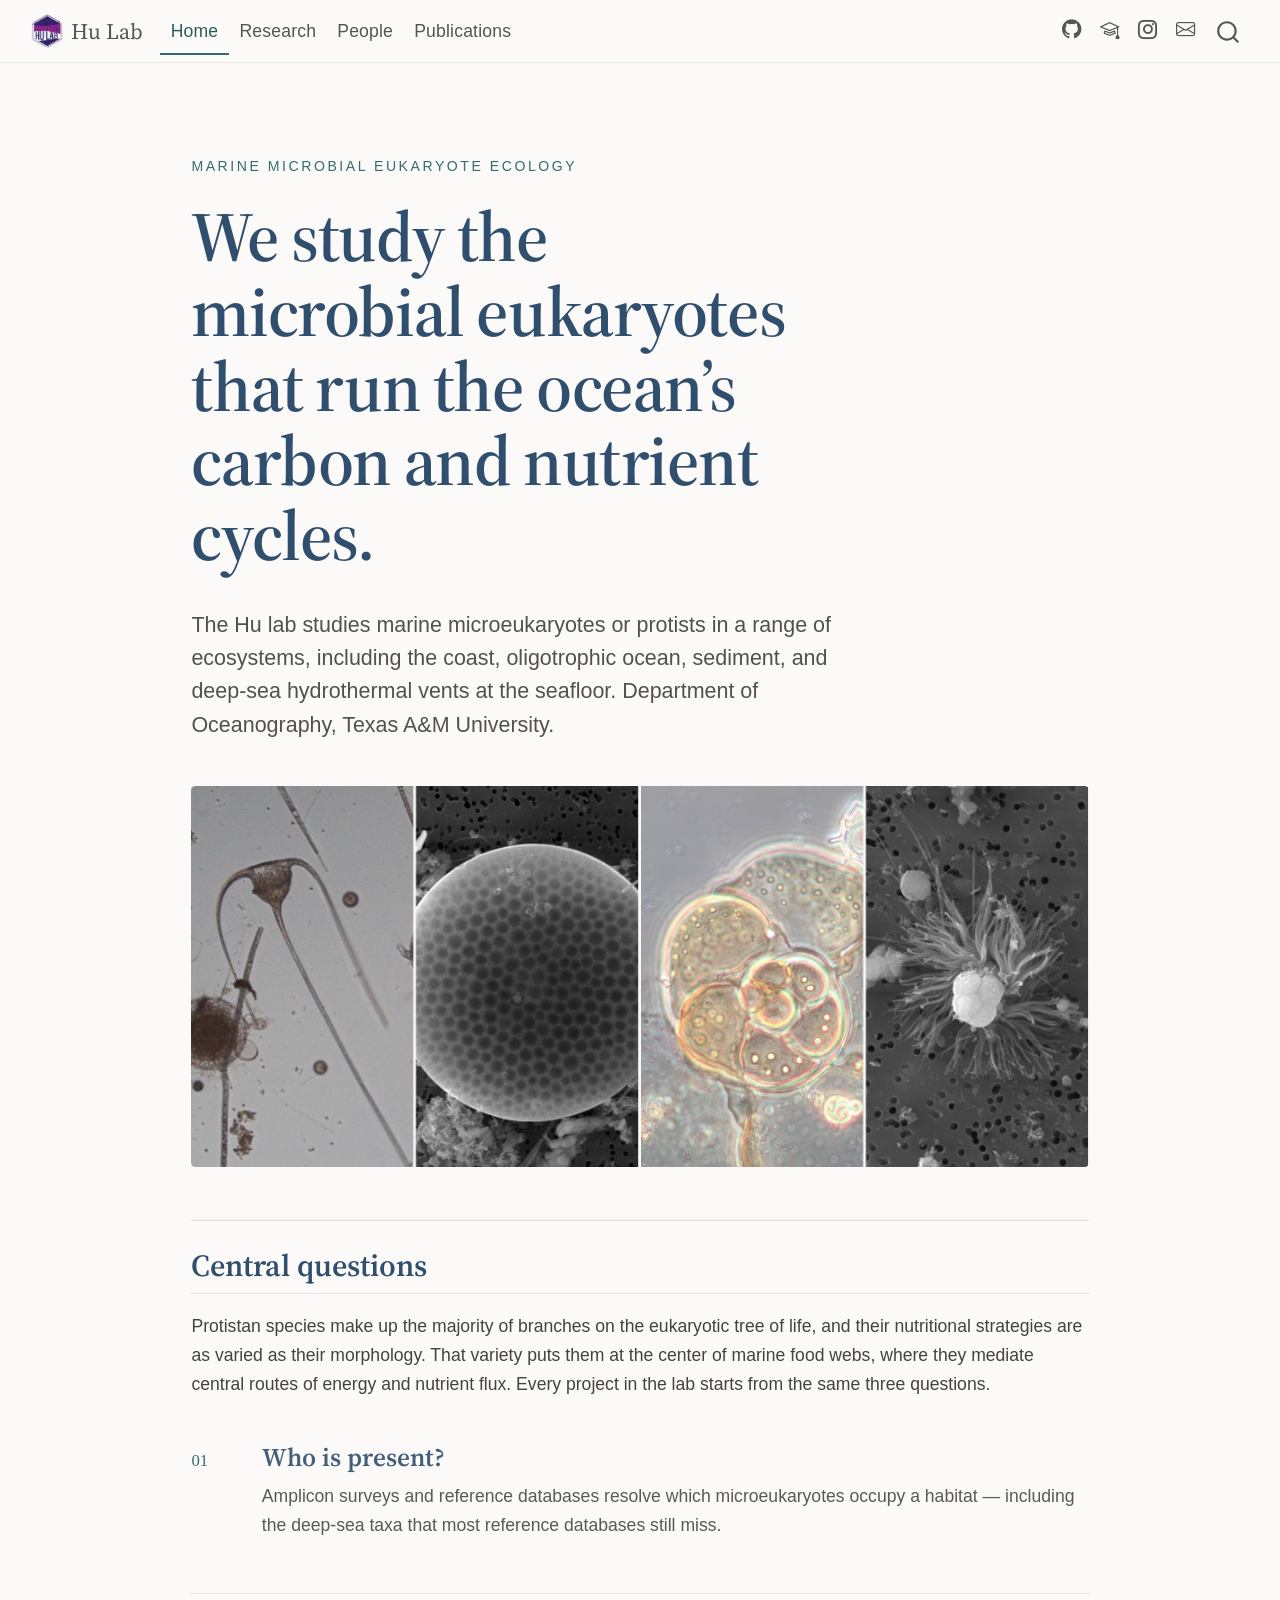
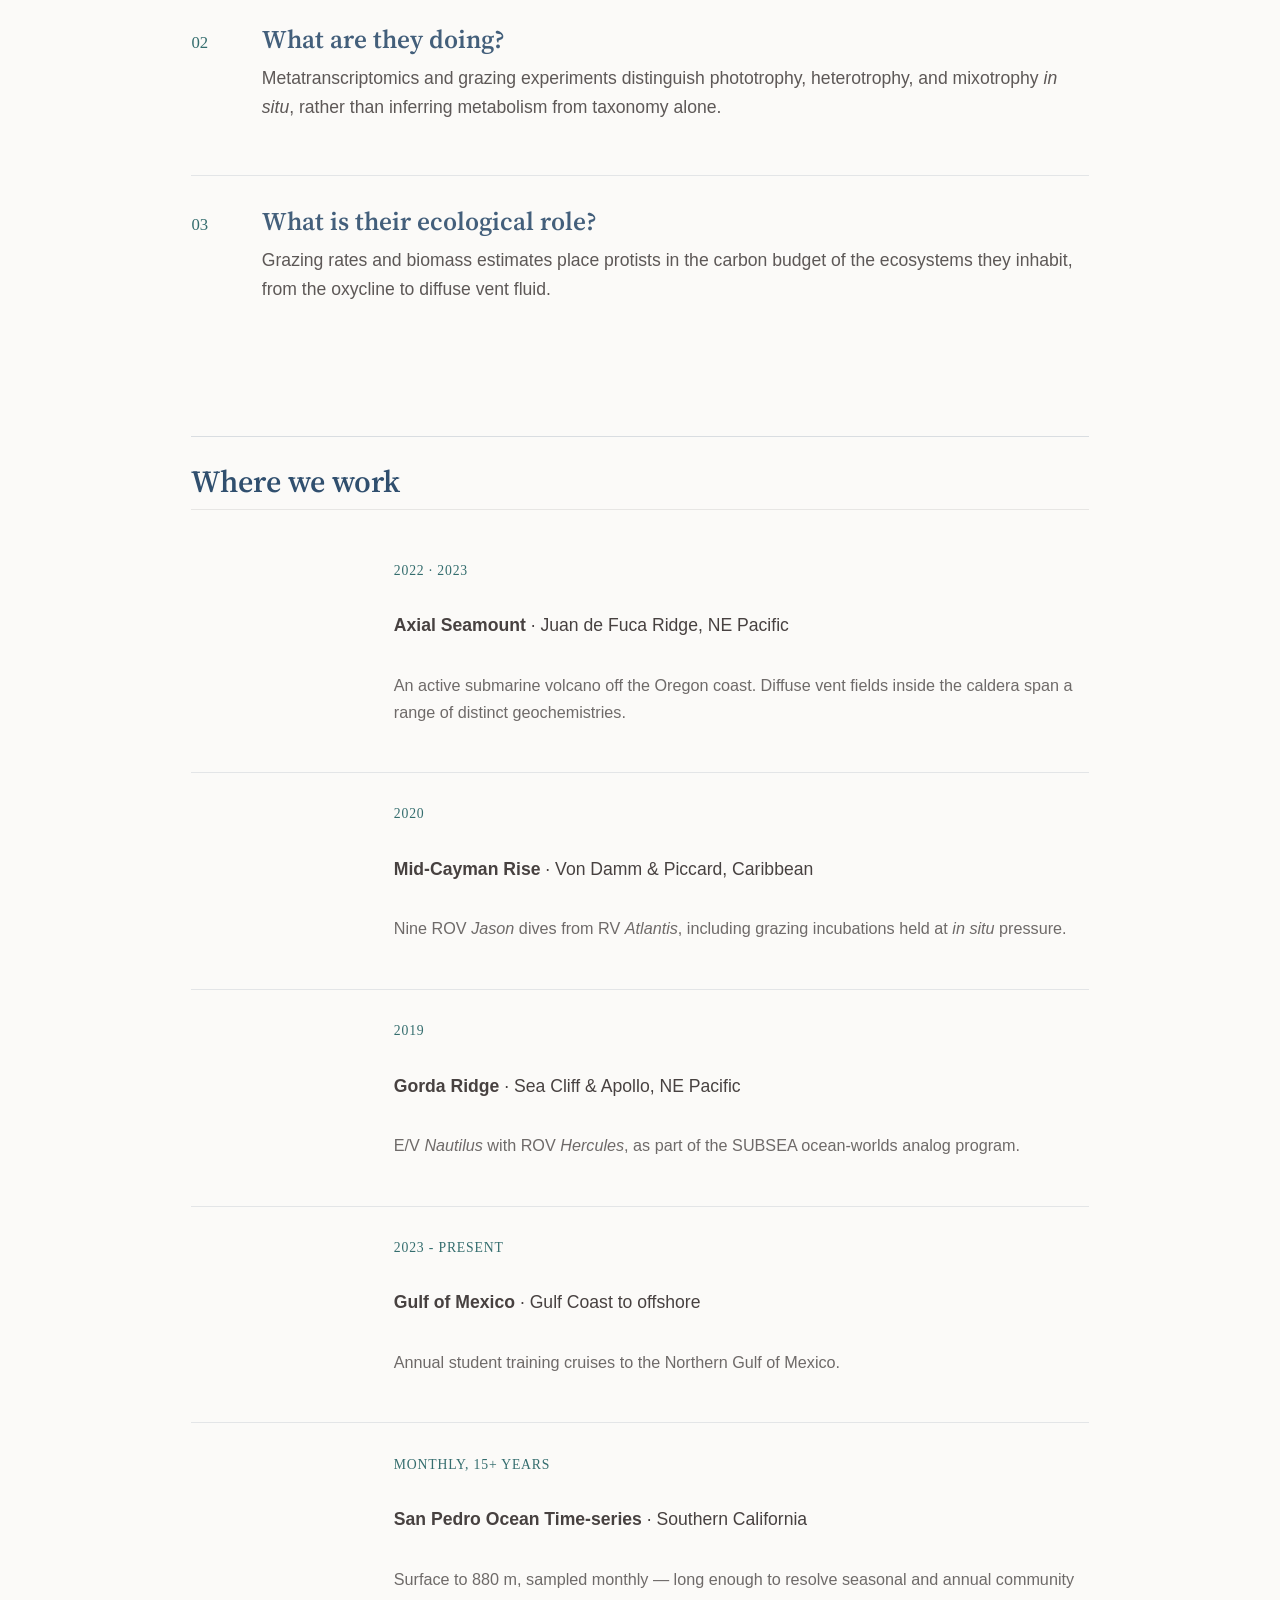
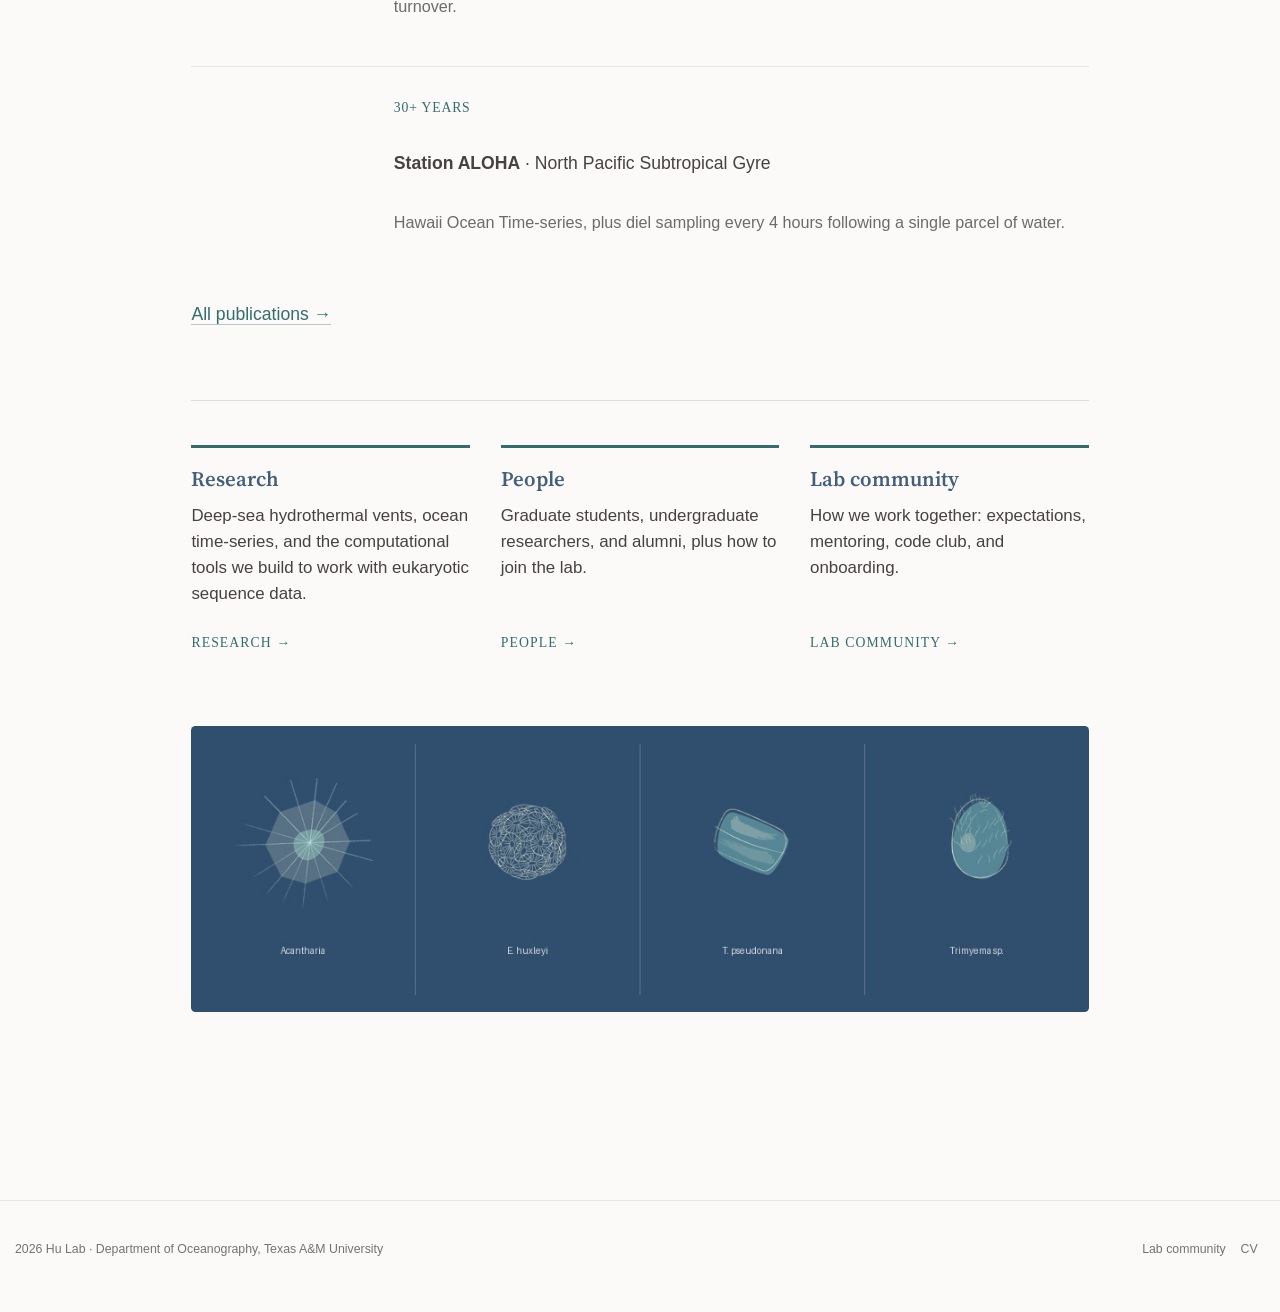
<file: docs/index.html>
<!DOCTYPE html>
<html xmlns="http://www.w3.org/1999/xhtml" lang="en" xml:lang="en"><head>

<meta charset="utf-8">
<meta name="generator" content="quarto-1.8.26">

<meta name="viewport" content="width=device-width, initial-scale=1.0, user-scalable=yes">


<title>Hu Lab</title>
<style>
code{white-space: pre-wrap;}
span.smallcaps{font-variant: small-caps;}
div.columns{display: flex; gap: min(4vw, 1.5em);}
div.column{flex: auto; overflow-x: auto;}
div.hanging-indent{margin-left: 1.5em; text-indent: -1.5em;}
ul.task-list{list-style: none;}
ul.task-list li input[type="checkbox"] {
  width: 0.8em;
  margin: 0 0.8em 0.2em -1em; /* quarto-specific, see https://github.com/quarto-dev/quarto-cli/issues/4556 */ 
  vertical-align: middle;
}
</style>


<script src="site_libs/quarto-nav/quarto-nav.js"></script>
<script src="site_libs/clipboard/clipboard.min.js"></script>
<script src="site_libs/quarto-search/autocomplete.umd.js"></script>
<script src="site_libs/quarto-search/fuse.min.js"></script>
<script src="site_libs/quarto-search/quarto-search.js"></script>
<meta name="quarto:offset" content="./">
<link href="./images/logos/hu-lab-logo.png" rel="icon" type="image/png">
<script src="site_libs/quarto-html/quarto.js" type="module"></script>
<script src="site_libs/quarto-html/tabsets/tabsets.js" type="module"></script>
<script src="site_libs/quarto-html/axe/axe-check.js" type="module"></script>
<script src="site_libs/quarto-html/popper.min.js"></script>
<script src="site_libs/quarto-html/tippy.umd.min.js"></script>
<script src="site_libs/quarto-html/anchor.min.js"></script>
<link href="site_libs/quarto-html/tippy.css" rel="stylesheet">
<link href="site_libs/quarto-html/quarto-syntax-highlighting-2472106bbce68d82fbf3aa10fe7bffef.css" rel="stylesheet" class="quarto-color-scheme" id="quarto-text-highlighting-styles">
<link href="site_libs/quarto-html/quarto-syntax-highlighting-dark-381e10936b0e88757698ee15f2166234.css" rel="stylesheet" class="quarto-color-scheme quarto-color-alternate" id="quarto-text-highlighting-styles">
<link href="site_libs/quarto-html/quarto-syntax-highlighting-2472106bbce68d82fbf3aa10fe7bffef.css" rel="stylesheet" class="quarto-color-scheme-extra" id="quarto-text-highlighting-styles">
<script src="site_libs/bootstrap/bootstrap.min.js"></script>
<link href="site_libs/bootstrap/bootstrap-icons.css" rel="stylesheet">
<link href="site_libs/bootstrap/bootstrap-7b413647e8cf2158702b4b0d0b36e9a9.min.css" rel="stylesheet" append-hash="true" class="quarto-color-scheme" id="quarto-bootstrap" data-mode="light">
<link href="site_libs/bootstrap/bootstrap-dark-a3c0e7d5ab8e26f73f71703074fa8e51.min.css" rel="stylesheet" append-hash="true" class="quarto-color-scheme quarto-color-alternate" id="quarto-bootstrap" data-mode="light">
<link href="site_libs/bootstrap/bootstrap-7b413647e8cf2158702b4b0d0b36e9a9.min.css" rel="stylesheet" append-hash="true" class="quarto-color-scheme-extra" id="quarto-bootstrap" data-mode="light">
<script id="quarto-search-options" type="application/json">{
  "location": "navbar",
  "copy-button": false,
  "collapse-after": 3,
  "panel-placement": "end",
  "type": "overlay",
  "limit": 50,
  "keyboard-shortcut": [
    "f",
    "/",
    "s"
  ],
  "show-item-context": false,
  "language": {
    "search-no-results-text": "No results",
    "search-matching-documents-text": "matching documents",
    "search-copy-link-title": "Copy link to search",
    "search-hide-matches-text": "Hide additional matches",
    "search-more-match-text": "more match in this document",
    "search-more-matches-text": "more matches in this document",
    "search-clear-button-title": "Clear",
    "search-text-placeholder": "",
    "search-detached-cancel-button-title": "Cancel",
    "search-submit-button-title": "Submit",
    "search-label": "Search"
  }
}</script>


</head>

<body class="nav-fixed fullcontent quarto-light">

<div id="quarto-search-results"></div>
  <header id="quarto-header" class="headroom fixed-top">
    <nav class="navbar navbar-expand-lg " data-bs-theme="dark">
      <div class="navbar-container container-fluid">
      <div class="navbar-brand-container mx-auto">
    <a href="./index.html" class="navbar-brand navbar-brand-logo">
    <img src="./images/logos/hu-lab-logo.png" alt="Hu Lab logo" class="navbar-logo light-content">
    <img src="./images/logos/hu-lab-logo.png" alt="Hu Lab logo" class="navbar-logo dark-content">
    </a>
    <a class="navbar-brand" href="./index.html">
    <span class="navbar-title">Hu Lab</span>
    </a>
  </div>
            <div id="quarto-search" class="" title="Search"></div>
          <button class="navbar-toggler" type="button" data-bs-toggle="collapse" data-bs-target="#navbarCollapse" aria-controls="navbarCollapse" role="menu" aria-expanded="false" aria-label="Toggle navigation" onclick="if (window.quartoToggleHeadroom) { window.quartoToggleHeadroom(); }">
  <span class="navbar-toggler-icon"></span>
</button>
          <div class="collapse navbar-collapse" id="navbarCollapse">
            <ul class="navbar-nav navbar-nav-scroll me-auto">
  <li class="nav-item">
    <a class="nav-link active" href="./index.html" aria-current="page"> 
<span class="menu-text">Home</span></a>
  </li>  
  <li class="nav-item">
    <a class="nav-link" href="./research.html"> 
<span class="menu-text">Research</span></a>
  </li>  
  <li class="nav-item">
    <a class="nav-link" href="./team.html"> 
<span class="menu-text">People</span></a>
  </li>  
  <li class="nav-item">
    <a class="nav-link" href="./publications.html"> 
<span class="menu-text">Publications</span></a>
  </li>  
</ul>
            <ul class="navbar-nav navbar-nav-scroll ms-auto">
  <li class="nav-item compact">
    <a class="nav-link" href="https://github.com/shu251"> <i class="bi bi-github" role="img" aria-label="GitHub">
</i> 
<span class="menu-text"></span></a>
  </li>  
  <li class="nav-item compact">
    <a class="nav-link" href="https://scholar.google.com/citations?user=9CI91CMAAAAJ&amp;hl=en"> <i class="bi bi-mortarboard" role="img" aria-label="Google Scholar">
</i> 
<span class="menu-text"></span></a>
  </li>  
  <li class="nav-item compact">
    <a class="nav-link" href="https://www.instagram.com/microhukaryote/"> <i class="bi bi-instagram" role="img" aria-label="Instagram">
</i> 
<span class="menu-text"></span></a>
  </li>  
  <li class="nav-item compact">
    <a class="nav-link" href="mailto:skhu@tamu.edu"> <i class="bi bi-envelope" role="img" aria-label="Email">
</i> 
<span class="menu-text"></span></a>
  </li>  
</ul>
          </div> <!-- /navcollapse -->
            <div class="quarto-navbar-tools">
</div>
      </div> <!-- /container-fluid -->
    </nav>
</header>
<!-- content -->
<div id="quarto-content" class="quarto-container page-columns page-rows-contents page-layout-article page-navbar">
<!-- sidebar -->
<!-- margin-sidebar -->
    
<!-- main -->
<main class="content" id="quarto-document-content"><header id="title-block-header" class="quarto-title-block"></header>




<div class="hero-kicker">
<p>Marine microbial eukaryote ecology</p>
</div>
<div class="hero-statement">
<p>We study the microbial eukaryotes that run the ocean’s carbon and nutrient cycles.</p>
</div>
<div class="hero-lead">
<p>The Hu lab studies marine microeukaryotes or protists in a range of ecosystems, including the coast, oligotrophic ocean, sediment, and deep-sea hydrothermal vents at the seafloor. Department of Oceanography, Texas A&amp;M University.</p>
</div>
<p><img src="images/banners/home-microscopy.jpg" class="banner img-fluid" alt="Light micrograph and scanning electron microscope images of marine protists."></p>
<section id="central-questions" class="level2">
<h2 class="anchored" data-anchor-id="central-questions">Central questions</h2>
<p>Protistan species make up the majority of branches on the eukaryotic tree of life, and their nutritional strategies are as varied as their morphology. That variety puts them at the center of marine food webs, where they mediate central routes of energy and nutrient flux. Every project in the lab starts from the same three questions.</p>
<div class="question-list">
<div class="q">
<p><span class="q-num">01</span></p>
<section id="who-is-present" class="level3">
<h3 class="anchored" data-anchor-id="who-is-present">Who is present?</h3>
<p>Amplicon surveys and reference databases resolve which microeukaryotes occupy a habitat — including the deep-sea taxa that most reference databases still miss.</p>
</section>
</div>
<div class="q">
<p><span class="q-num">02</span></p>
<section id="what-are-they-doing" class="level3">
<h3 class="anchored" data-anchor-id="what-are-they-doing">What are they doing?</h3>
<p>Metatranscriptomics and grazing experiments distinguish phototrophy, heterotrophy, and mixotrophy <em>in situ</em>, rather than inferring metabolism from taxonomy alone.</p>
</section>
</div>
<div class="q">
<p><span class="q-num">03</span></p>
<section id="what-is-their-ecological-role" class="level3">
<h3 class="anchored" data-anchor-id="what-is-their-ecological-role">What is their ecological role?</h3>
<p>Grazing rates and biomass estimates place protists in the carbon budget of the ecosystems they inhabit, from the oxycline to diffuse vent fluid.</p>
</section>
</div>
</div>
</section>
<section id="where-we-work" class="level2">
<h2 class="anchored" data-anchor-id="where-we-work">Where we work</h2>
<div class="sitelist">
<div class="site">
<p><span class="site-when">2022 · 2023</span></p>
<p><strong>Axial Seamount</strong> · Juan de Fuca Ridge, NE Pacific</p>
<p><span class="site-note">An active submarine volcano off the Oregon coast. Diffuse vent fields inside the caldera span a range of distinct geochemistries.</span></p>
</div>
<div class="site">
<p><span class="site-when">2020</span></p>
<p><strong>Mid-Cayman Rise</strong> · Von Damm &amp; Piccard, Caribbean</p>
<p><span class="site-note">Nine ROV <em>Jason</em> dives from RV <em>Atlantis</em>, including grazing incubations held at <em>in situ</em> pressure.</span></p>
</div>
<div class="site">
<p><span class="site-when">2019</span></p>
<p><strong>Gorda Ridge</strong> · Sea Cliff &amp; Apollo, NE Pacific</p>
<p><span class="site-note">E/V <em>Nautilus</em> with ROV <em>Hercules</em>, as part of the SUBSEA ocean-worlds analog program.</span></p>
</div>
<div class="site">
<p><span class="site-when">2023 - present</span></p>
<p><strong>Gulf of Mexico</strong> · Gulf Coast to offshore</p>
<p><span class="site-note">Annual student training cruises to the Northern Gulf of Mexico.</span></p>
</div>
<div class="site">
<p><span class="site-when">monthly, 15+ years</span></p>
<p><strong>San Pedro Ocean Time-series</strong> · Southern California</p>
<p><span class="site-note">Surface to 880 m, sampled monthly — long enough to resolve seasonal and annual community turnover.</span></p>
</div>
<div class="site">
<p><span class="site-when">30+ years</span></p>
<p><strong>Station ALOHA</strong> · North Pacific Subtropical Gyre</p>
<p><span class="site-note">Hawaii Ocean Time-series, plus diel sampling every 4 hours following a single parcel of water.</span></p>
</div>
</div>
<p><a href="./publications.html" class="more">All publications →</a></p>
<div class="topic-grid topic-grid-footer">
<section id="research" class="level3 topic">
<h3 class="anchored" data-anchor-id="research">Research</h3>
<p>Deep-sea hydrothermal vents, ocean time-series, and the computational tools we build to work with eukaryotic sequence data.</p>
<p><a href="./research.html" class="more">Research →</a></p>
</section>
<section id="people" class="level3 topic">
<h3 class="anchored" data-anchor-id="people">People</h3>
<p>Graduate students, undergraduate researchers, and alumni, plus how to join the lab.</p>
<p><a href="./team.html" class="more">People →</a></p>
</section>
<section id="lab-community" class="level3 topic">
<h3 class="anchored" data-anchor-id="lab-community">Lab community</h3>
<p>How we work together: expectations, mentoring, code club, and onboarding.</p>
<p><a href="./lab-policies.html" class="more">Lab community →</a></p>
</section>
</div>
<p><img src="images/banners/specimen-plate-footer.jpg" class="footer-banner img-fluid" alt="Four line illustrations from the lab: Acantharia, Emiliania huxleyi, Thalassiosira pseudonana, and Trimyema sp."></p>


</section>

</main> <!-- /main -->
<script id="quarto-html-after-body" type="application/javascript">
  window.document.addEventListener("DOMContentLoaded", function (event) {
    const icon = "";
    const anchorJS = new window.AnchorJS();
    anchorJS.options = {
      placement: 'right',
      icon: icon
    };
    anchorJS.add('.anchored');
    const isCodeAnnotation = (el) => {
      for (const clz of el.classList) {
        if (clz.startsWith('code-annotation-')) {                     
          return true;
        }
      }
      return false;
    }
    const onCopySuccess = function(e) {
      // button target
      const button = e.trigger;
      // don't keep focus
      button.blur();
      // flash "checked"
      button.classList.add('code-copy-button-checked');
      var currentTitle = button.getAttribute("title");
      button.setAttribute("title", "Copied!");
      let tooltip;
      if (window.bootstrap) {
        button.setAttribute("data-bs-toggle", "tooltip");
        button.setAttribute("data-bs-placement", "left");
        button.setAttribute("data-bs-title", "Copied!");
        tooltip = new bootstrap.Tooltip(button, 
          { trigger: "manual", 
            customClass: "code-copy-button-tooltip",
            offset: [0, -8]});
        tooltip.show();    
      }
      setTimeout(function() {
        if (tooltip) {
          tooltip.hide();
          button.removeAttribute("data-bs-title");
          button.removeAttribute("data-bs-toggle");
          button.removeAttribute("data-bs-placement");
        }
        button.setAttribute("title", currentTitle);
        button.classList.remove('code-copy-button-checked');
      }, 1000);
      // clear code selection
      e.clearSelection();
    }
    const getTextToCopy = function(trigger) {
      const outerScaffold = trigger.parentElement.cloneNode(true);
      const codeEl = outerScaffold.querySelector('code');
      for (const childEl of codeEl.children) {
        if (isCodeAnnotation(childEl)) {
          childEl.remove();
        }
      }
      return codeEl.innerText;
    }
    const clipboard = new window.ClipboardJS('.code-copy-button:not([data-in-quarto-modal])', {
      text: getTextToCopy
    });
    clipboard.on('success', onCopySuccess);
    if (window.document.getElementById('quarto-embedded-source-code-modal')) {
      const clipboardModal = new window.ClipboardJS('.code-copy-button[data-in-quarto-modal]', {
        text: getTextToCopy,
        container: window.document.getElementById('quarto-embedded-source-code-modal')
      });
      clipboardModal.on('success', onCopySuccess);
    }
      var localhostRegex = new RegExp(/^(?:http|https):\/\/localhost\:?[0-9]*\//);
      var mailtoRegex = new RegExp(/^mailto:/);
        var filterRegex = new RegExp("https:\/\/shu251\.github\.io\/sarah-hu\/");
      var isInternal = (href) => {
          return filterRegex.test(href) || localhostRegex.test(href) || mailtoRegex.test(href);
      }
      // Inspect non-navigation links and adorn them if external
     var links = window.document.querySelectorAll('a[href]:not(.nav-link):not(.navbar-brand):not(.toc-action):not(.sidebar-link):not(.sidebar-item-toggle):not(.pagination-link):not(.no-external):not([aria-hidden]):not(.dropdown-item):not(.quarto-navigation-tool):not(.about-link)');
      for (var i=0; i<links.length; i++) {
        const link = links[i];
        if (!isInternal(link.href)) {
          // undo the damage that might have been done by quarto-nav.js in the case of
          // links that we want to consider external
          if (link.dataset.originalHref !== undefined) {
            link.href = link.dataset.originalHref;
          }
        }
      }
    function tippyHover(el, contentFn, onTriggerFn, onUntriggerFn) {
      const config = {
        allowHTML: true,
        maxWidth: 500,
        delay: 100,
        arrow: false,
        appendTo: function(el) {
            return el.parentElement;
        },
        interactive: true,
        interactiveBorder: 10,
        theme: 'quarto',
        placement: 'bottom-start',
      };
      if (contentFn) {
        config.content = contentFn;
      }
      if (onTriggerFn) {
        config.onTrigger = onTriggerFn;
      }
      if (onUntriggerFn) {
        config.onUntrigger = onUntriggerFn;
      }
      window.tippy(el, config); 
    }
    const noterefs = window.document.querySelectorAll('a[role="doc-noteref"]');
    for (var i=0; i<noterefs.length; i++) {
      const ref = noterefs[i];
      tippyHover(ref, function() {
        // use id or data attribute instead here
        let href = ref.getAttribute('data-footnote-href') || ref.getAttribute('href');
        try { href = new URL(href).hash; } catch {}
        const id = href.replace(/^#\/?/, "");
        const note = window.document.getElementById(id);
        if (note) {
          return note.innerHTML;
        } else {
          return "";
        }
      });
    }
    const xrefs = window.document.querySelectorAll('a.quarto-xref');
    const processXRef = (id, note) => {
      // Strip column container classes
      const stripColumnClz = (el) => {
        el.classList.remove("page-full", "page-columns");
        if (el.children) {
          for (const child of el.children) {
            stripColumnClz(child);
          }
        }
      }
      stripColumnClz(note)
      if (id === null || id.startsWith('sec-')) {
        // Special case sections, only their first couple elements
        const container = document.createElement("div");
        if (note.children && note.children.length > 2) {
          container.appendChild(note.children[0].cloneNode(true));
          for (let i = 1; i < note.children.length; i++) {
            const child = note.children[i];
            if (child.tagName === "P" && child.innerText === "") {
              continue;
            } else {
              container.appendChild(child.cloneNode(true));
              break;
            }
          }
          if (window.Quarto?.typesetMath) {
            window.Quarto.typesetMath(container);
          }
          return container.innerHTML
        } else {
          if (window.Quarto?.typesetMath) {
            window.Quarto.typesetMath(note);
          }
          return note.innerHTML;
        }
      } else {
        // Remove any anchor links if they are present
        const anchorLink = note.querySelector('a.anchorjs-link');
        if (anchorLink) {
          anchorLink.remove();
        }
        if (window.Quarto?.typesetMath) {
          window.Quarto.typesetMath(note);
        }
        if (note.classList.contains("callout")) {
          return note.outerHTML;
        } else {
          return note.innerHTML;
        }
      }
    }
    for (var i=0; i<xrefs.length; i++) {
      const xref = xrefs[i];
      tippyHover(xref, undefined, function(instance) {
        instance.disable();
        let url = xref.getAttribute('href');
        let hash = undefined; 
        if (url.startsWith('#')) {
          hash = url;
        } else {
          try { hash = new URL(url).hash; } catch {}
        }
        if (hash) {
          const id = hash.replace(/^#\/?/, "");
          const note = window.document.getElementById(id);
          if (note !== null) {
            try {
              const html = processXRef(id, note.cloneNode(true));
              instance.setContent(html);
            } finally {
              instance.enable();
              instance.show();
            }
          } else {
            // See if we can fetch this
            fetch(url.split('#')[0])
            .then(res => res.text())
            .then(html => {
              const parser = new DOMParser();
              const htmlDoc = parser.parseFromString(html, "text/html");
              const note = htmlDoc.getElementById(id);
              if (note !== null) {
                const html = processXRef(id, note);
                instance.setContent(html);
              } 
            }).finally(() => {
              instance.enable();
              instance.show();
            });
          }
        } else {
          // See if we can fetch a full url (with no hash to target)
          // This is a special case and we should probably do some content thinning / targeting
          fetch(url)
          .then(res => res.text())
          .then(html => {
            const parser = new DOMParser();
            const htmlDoc = parser.parseFromString(html, "text/html");
            const note = htmlDoc.querySelector('main.content');
            if (note !== null) {
              // This should only happen for chapter cross references
              // (since there is no id in the URL)
              // remove the first header
              if (note.children.length > 0 && note.children[0].tagName === "HEADER") {
                note.children[0].remove();
              }
              const html = processXRef(null, note);
              instance.setContent(html);
            } 
          }).finally(() => {
            instance.enable();
            instance.show();
          });
        }
      }, function(instance) {
      });
    }
        let selectedAnnoteEl;
        const selectorForAnnotation = ( cell, annotation) => {
          let cellAttr = 'data-code-cell="' + cell + '"';
          let lineAttr = 'data-code-annotation="' +  annotation + '"';
          const selector = 'span[' + cellAttr + '][' + lineAttr + ']';
          return selector;
        }
        const selectCodeLines = (annoteEl) => {
          const doc = window.document;
          const targetCell = annoteEl.getAttribute("data-target-cell");
          const targetAnnotation = annoteEl.getAttribute("data-target-annotation");
          const annoteSpan = window.document.querySelector(selectorForAnnotation(targetCell, targetAnnotation));
          const lines = annoteSpan.getAttribute("data-code-lines").split(",");
          const lineIds = lines.map((line) => {
            return targetCell + "-" + line;
          })
          let top = null;
          let height = null;
          let parent = null;
          if (lineIds.length > 0) {
              //compute the position of the single el (top and bottom and make a div)
              const el = window.document.getElementById(lineIds[0]);
              top = el.offsetTop;
              height = el.offsetHeight;
              parent = el.parentElement.parentElement;
            if (lineIds.length > 1) {
              const lastEl = window.document.getElementById(lineIds[lineIds.length - 1]);
              const bottom = lastEl.offsetTop + lastEl.offsetHeight;
              height = bottom - top;
            }
            if (top !== null && height !== null && parent !== null) {
              // cook up a div (if necessary) and position it 
              let div = window.document.getElementById("code-annotation-line-highlight");
              if (div === null) {
                div = window.document.createElement("div");
                div.setAttribute("id", "code-annotation-line-highlight");
                div.style.position = 'absolute';
                parent.appendChild(div);
              }
              div.style.top = top - 2 + "px";
              div.style.height = height + 4 + "px";
              div.style.left = 0;
              let gutterDiv = window.document.getElementById("code-annotation-line-highlight-gutter");
              if (gutterDiv === null) {
                gutterDiv = window.document.createElement("div");
                gutterDiv.setAttribute("id", "code-annotation-line-highlight-gutter");
                gutterDiv.style.position = 'absolute';
                const codeCell = window.document.getElementById(targetCell);
                const gutter = codeCell.querySelector('.code-annotation-gutter');
                gutter.appendChild(gutterDiv);
              }
              gutterDiv.style.top = top - 2 + "px";
              gutterDiv.style.height = height + 4 + "px";
            }
            selectedAnnoteEl = annoteEl;
          }
        };
        const unselectCodeLines = () => {
          const elementsIds = ["code-annotation-line-highlight", "code-annotation-line-highlight-gutter"];
          elementsIds.forEach((elId) => {
            const div = window.document.getElementById(elId);
            if (div) {
              div.remove();
            }
          });
          selectedAnnoteEl = undefined;
        };
          // Handle positioning of the toggle
      window.addEventListener(
        "resize",
        throttle(() => {
          elRect = undefined;
          if (selectedAnnoteEl) {
            selectCodeLines(selectedAnnoteEl);
          }
        }, 10)
      );
      function throttle(fn, ms) {
      let throttle = false;
      let timer;
        return (...args) => {
          if(!throttle) { // first call gets through
              fn.apply(this, args);
              throttle = true;
          } else { // all the others get throttled
              if(timer) clearTimeout(timer); // cancel #2
              timer = setTimeout(() => {
                fn.apply(this, args);
                timer = throttle = false;
              }, ms);
          }
        };
      }
        // Attach click handler to the DT
        const annoteDls = window.document.querySelectorAll('dt[data-target-cell]');
        for (const annoteDlNode of annoteDls) {
          annoteDlNode.addEventListener('click', (event) => {
            const clickedEl = event.target;
            if (clickedEl !== selectedAnnoteEl) {
              unselectCodeLines();
              const activeEl = window.document.querySelector('dt[data-target-cell].code-annotation-active');
              if (activeEl) {
                activeEl.classList.remove('code-annotation-active');
              }
              selectCodeLines(clickedEl);
              clickedEl.classList.add('code-annotation-active');
            } else {
              // Unselect the line
              unselectCodeLines();
              clickedEl.classList.remove('code-annotation-active');
            }
          });
        }
    const findCites = (el) => {
      const parentEl = el.parentElement;
      if (parentEl) {
        const cites = parentEl.dataset.cites;
        if (cites) {
          return {
            el,
            cites: cites.split(' ')
          };
        } else {
          return findCites(el.parentElement)
        }
      } else {
        return undefined;
      }
    };
    var bibliorefs = window.document.querySelectorAll('a[role="doc-biblioref"]');
    for (var i=0; i<bibliorefs.length; i++) {
      const ref = bibliorefs[i];
      const citeInfo = findCites(ref);
      if (citeInfo) {
        tippyHover(citeInfo.el, function() {
          var popup = window.document.createElement('div');
          citeInfo.cites.forEach(function(cite) {
            var citeDiv = window.document.createElement('div');
            citeDiv.classList.add('hanging-indent');
            citeDiv.classList.add('csl-entry');
            var biblioDiv = window.document.getElementById('ref-' + cite);
            if (biblioDiv) {
              citeDiv.innerHTML = biblioDiv.innerHTML;
            }
            popup.appendChild(citeDiv);
          });
          return popup.innerHTML;
        });
      }
    }
  });
  </script>
</div> <!-- /content -->
<footer class="footer">
  <div class="nav-footer">
    <div class="nav-footer-left">
<p>2026 Hu Lab · Department of Oceanography, Texas A&amp;M University</p>
</div>   
    <div class="nav-footer-center">
      &nbsp;
    </div>
    <div class="nav-footer-right">
      <ul class="footer-items list-unstyled">
    <li class="nav-item">
    <a class="nav-link" href="./lab-policies.html">
<p>Lab community</p>
</a>
  </li>  
    <li class="nav-item">
    <a class="nav-link" href="./products/cv.pdf">
<p>CV</p>
</a>
  </li>  
</ul>
    </div>
  </div>
</footer>




</body></html>
</file>
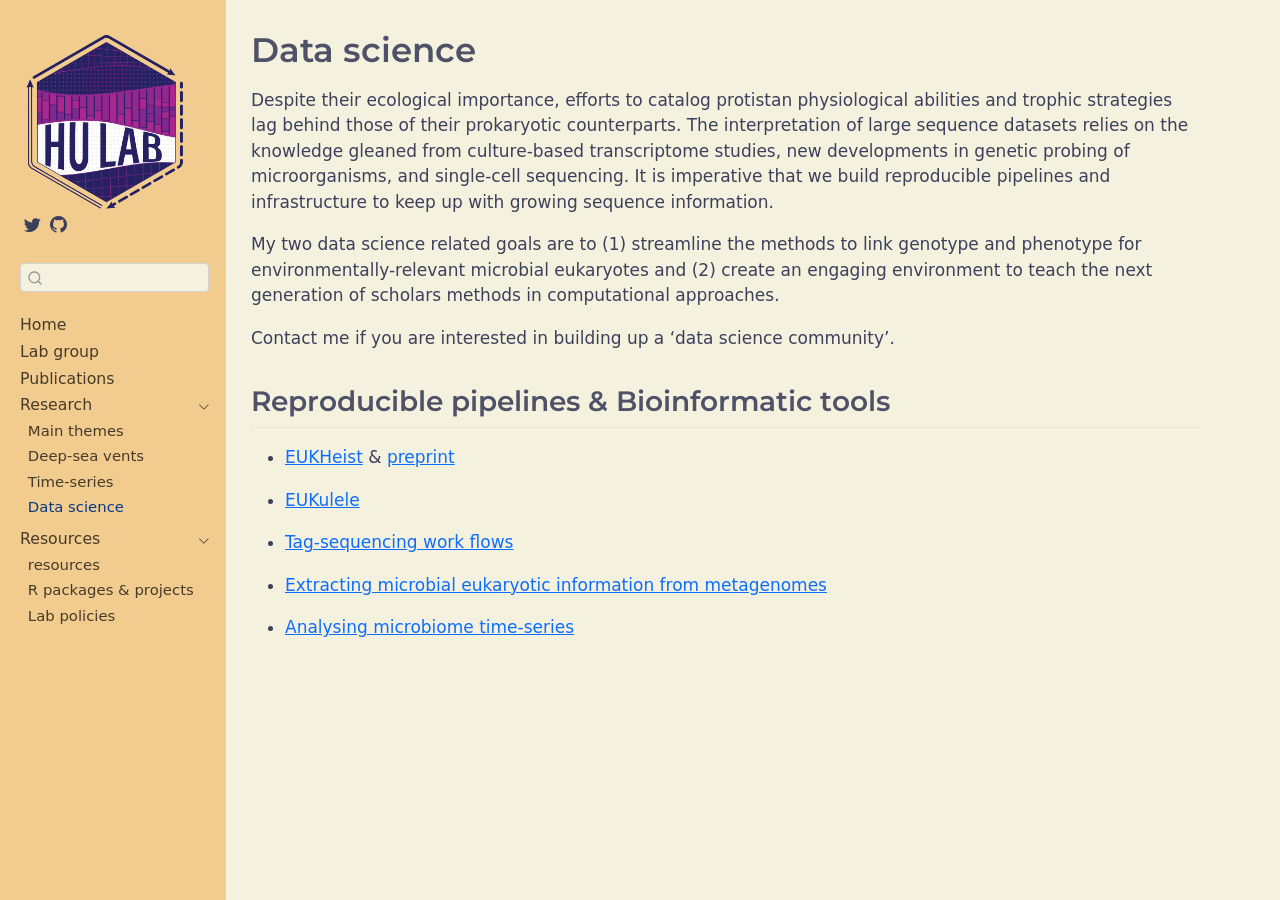
<file: docs/data-science 2.html>
<!DOCTYPE html>
<html xmlns="http://www.w3.org/1999/xhtml" lang="en" xml:lang="en"><head>

<meta charset="utf-8">
<meta name="generator" content="quarto-1.1.251">

<meta name="viewport" content="width=device-width, initial-scale=1.0, user-scalable=yes">


<title>Data science</title>
<style>
code{white-space: pre-wrap;}
span.smallcaps{font-variant: small-caps;}
div.columns{display: flex; gap: min(4vw, 1.5em);}
div.column{flex: auto; overflow-x: auto;}
div.hanging-indent{margin-left: 1.5em; text-indent: -1.5em;}
ul.task-list{list-style: none;}
ul.task-list li input[type="checkbox"] {
  width: 0.8em;
  margin: 0 0.8em 0.2em -1.6em;
  vertical-align: middle;
}
</style>


<script src="site_libs/quarto-nav/quarto-nav.js"></script>
<script src="site_libs/quarto-nav/headroom.min.js"></script>
<script src="site_libs/clipboard/clipboard.min.js"></script>
<script src="site_libs/quarto-search/autocomplete.umd.js"></script>
<script src="site_libs/quarto-search/fuse.min.js"></script>
<script src="site_libs/quarto-search/quarto-search.js"></script>
<meta name="quarto:offset" content="./">
<script src="site_libs/quarto-html/quarto.js"></script>
<script src="site_libs/quarto-html/popper.min.js"></script>
<script src="site_libs/quarto-html/tippy.umd.min.js"></script>
<script src="site_libs/quarto-html/anchor.min.js"></script>
<link href="site_libs/quarto-html/tippy.css" rel="stylesheet">
<link href="site_libs/quarto-html/quarto-syntax-highlighting.css" rel="stylesheet" id="quarto-text-highlighting-styles">
<script src="site_libs/bootstrap/bootstrap.min.js"></script>
<link href="site_libs/bootstrap/bootstrap-icons.css" rel="stylesheet">
<link href="site_libs/bootstrap/bootstrap.min.css" rel="stylesheet" id="quarto-bootstrap" data-mode="light">
<script id="quarto-search-options" type="application/json">{
  "location": "sidebar",
  "copy-button": false,
  "collapse-after": 3,
  "panel-placement": "start",
  "type": "textbox",
  "limit": 20,
  "language": {
    "search-no-results-text": "No results",
    "search-matching-documents-text": "matching documents",
    "search-copy-link-title": "Copy link to search",
    "search-hide-matches-text": "Hide additional matches",
    "search-more-match-text": "more match in this document",
    "search-more-matches-text": "more matches in this document",
    "search-clear-button-title": "Clear",
    "search-detached-cancel-button-title": "Cancel",
    "search-submit-button-title": "Submit"
  }
}</script>


<link rel="stylesheet" href="styles.css">
</head>

<body class="nav-sidebar docked fullcontent">

<div id="quarto-search-results"></div>
  <header id="quarto-header" class="headroom fixed-top">
  <nav class="quarto-secondary-nav" data-bs-toggle="collapse" data-bs-target="#quarto-sidebar" aria-controls="quarto-sidebar" aria-expanded="false" aria-label="Toggle sidebar navigation" onclick="if (window.quartoToggleHeadroom) { window.quartoToggleHeadroom(); }">
    <div class="container-fluid d-flex justify-content-between">
      <h1 class="quarto-secondary-nav-title">Data science</h1>
      <button type="button" class="quarto-btn-toggle btn" aria-label="Show secondary navigation">
        <i class="bi bi-chevron-right"></i>
      </button>
    </div>
  </nav>
</header>
<!-- content -->
<div id="quarto-content" class="quarto-container page-columns page-rows-contents page-layout-article">
<!-- sidebar -->
  <nav id="quarto-sidebar" class="sidebar collapse sidebar-navigation docked overflow-auto">
    <div class="pt-lg-2 mt-2 text-left sidebar-header">
      <a href="./" class="sidebar-logo-link">
      <img src="./images/Hu Lab Logo Final-01.png" alt="" class="sidebar-logo py-0 d-lg-inline d-none">
      </a>
      <div class="sidebar-tools-main tools-wide">
    <a href="https://twitter.com/shu251" title="" class="sidebar-tool px-1"><i class="bi bi-twitter"></i></a>
    <a href="https://github.com/shu251" title="" class="sidebar-tool px-1"><i class="bi bi-github"></i></a>
    <a href="https://scholar.google.com/citations?user=9CI91CMAAAAJ&amp;hl=en" title="" class="sidebar-tool px-1"><i class="bi bi-scholar"></i></a>
</div>
      </div>
      <div class="mt-2 flex-shrink-0 align-items-center">
        <div class="sidebar-search">
        <div id="quarto-search" class="" title="Search"></div>
        </div>
      </div>
    <div class="sidebar-menu-container"> 
    <ul class="list-unstyled mt-1">
        <li class="sidebar-item">
  <div class="sidebar-item-container"> 
  <a href="./index.html" class="sidebar-item-text sidebar-link">Home</a>
  </div>
</li>
        <li class="sidebar-item">
  <div class="sidebar-item-container"> 
  <a href="./team.html" class="sidebar-item-text sidebar-link">Lab group</a>
  </div>
</li>
        <li class="sidebar-item">
  <div class="sidebar-item-container"> 
  <a href="./publications.html" class="sidebar-item-text sidebar-link">Publications</a>
  </div>
</li>
        <li class="sidebar-item sidebar-item-section">
      <div class="sidebar-item-container"> 
            <a class="sidebar-item-text sidebar-link text-start" data-bs-toggle="collapse" data-bs-target="#quarto-sidebar-section-1" aria-expanded="true">Research</a>
          <a class="sidebar-item-toggle text-start" data-bs-toggle="collapse" data-bs-target="#quarto-sidebar-section-1" aria-expanded="true">
            <i class="bi bi-chevron-right ms-2"></i>
          </a> 
      </div>
      <ul id="quarto-sidebar-section-1" class="collapse list-unstyled sidebar-section depth1 show">  
          <li class="sidebar-item">
  <div class="sidebar-item-container"> 
  <a href="./projects.html" class="sidebar-item-text sidebar-link">Main themes</a>
  </div>
</li>
          <li class="sidebar-item">
  <div class="sidebar-item-container"> 
  <a href="./deepsea-vents.html" class="sidebar-item-text sidebar-link">Deep-sea vents</a>
  </div>
</li>
          <li class="sidebar-item">
  <div class="sidebar-item-container"> 
  <a href="./time-series.html" class="sidebar-item-text sidebar-link">Time-series</a>
  </div>
</li>
          <li class="sidebar-item">
  <div class="sidebar-item-container"> 
  <a href="./data-science.html" class="sidebar-item-text sidebar-link active">Data science</a>
  </div>
</li>
      </ul>
  </li>
        <li class="sidebar-item sidebar-item-section">
      <div class="sidebar-item-container"> 
            <a class="sidebar-item-text sidebar-link text-start" data-bs-toggle="collapse" data-bs-target="#quarto-sidebar-section-2" aria-expanded="true">Resources</a>
          <a class="sidebar-item-toggle text-start" data-bs-toggle="collapse" data-bs-target="#quarto-sidebar-section-2" aria-expanded="true">
            <i class="bi bi-chevron-right ms-2"></i>
          </a> 
      </div>
      <ul id="quarto-sidebar-section-2" class="collapse list-unstyled sidebar-section depth1 show">  
          <li class="sidebar-item">
  <div class="sidebar-item-container"> 
  <a href="./resources.html" class="sidebar-item-text sidebar-link">resources</a>
  </div>
</li>
          <li class="sidebar-item">
  <div class="sidebar-item-container"> 
  <a href="./r-packages.html" class="sidebar-item-text sidebar-link">R packages &amp; projects</a>
  </div>
</li>
          <li class="sidebar-item">
  <div class="sidebar-item-container"> 
  <a href="./lab-policies.html" class="sidebar-item-text sidebar-link">Lab policies</a>
  </div>
</li>
      </ul>
  </li>
    </ul>
    </div>
</nav>
<!-- margin-sidebar -->
    
<!-- main -->
<main class="content" id="quarto-document-content">

<header id="title-block-header" class="quarto-title-block default">
<div class="quarto-title">
<h1 class="title d-none d-lg-block">Data science</h1>
</div>



<div class="quarto-title-meta">

    
    
  </div>
  

</header>

<p>Despite their ecological importance, efforts to catalog protistan physiological abilities and trophic strategies lag behind those of their prokaryotic counterparts. The interpretation of large sequence datasets relies on the knowledge gleaned from culture-based transcriptome studies, new developments in genetic probing of microorganisms, and single-cell sequencing. It is imperative that we build reproducible pipelines and infrastructure to keep up with growing sequence information.</p>
<p>My two data science related goals are to (1) streamline the methods to link genotype and phenotype for environmentally-relevant microbial eukaryotes and (2) create an engaging environment to teach the next generation of scholars methods in computational approaches.</p>
<p>Contact me if you are interested in building up a ‘data science community’.</p>
<section id="reproducible-pipelines-bioinformatic-tools" class="level2">
<h2 class="anchored" data-anchor-id="reproducible-pipelines-bioinformatic-tools">Reproducible pipelines &amp; Bioinformatic tools</h2>
<ul>
<li><p><a href="https://github.com/alexanderlabwhoi/EukHeist">EUKHeist</a> &amp; <a href="https://www.biorxiv.org/content/10.1101/2021.07.25.453713v1">preprint</a></p></li>
<li><p><a href="https://eukulele.readthedocs.io/en/latest/">EUKulele</a></p></li>
<li><p><a href="https://github.com/shu251/tagseq-qiime2-snakemake">Tag-sequencing work flows</a></p></li>
<li><p><a href="https://github.com/shu251/Extract_microeukrRNA_from_metagenome">Extracting microbial eukaryotic information from metagenomes</a></p></li>
<li><p><a href="https://github.com/shu251/analyzing_microbiome_timeseries">Analysing microbiome time-series</a></p></li>
</ul>


</section>

</main> <!-- /main -->
<script id="quarto-html-after-body" type="application/javascript">
window.document.addEventListener("DOMContentLoaded", function (event) {
  const toggleBodyColorMode = (bsSheetEl) => {
    const mode = bsSheetEl.getAttribute("data-mode");
    const bodyEl = window.document.querySelector("body");
    if (mode === "dark") {
      bodyEl.classList.add("quarto-dark");
      bodyEl.classList.remove("quarto-light");
    } else {
      bodyEl.classList.add("quarto-light");
      bodyEl.classList.remove("quarto-dark");
    }
  }
  const toggleBodyColorPrimary = () => {
    const bsSheetEl = window.document.querySelector("link#quarto-bootstrap");
    if (bsSheetEl) {
      toggleBodyColorMode(bsSheetEl);
    }
  }
  toggleBodyColorPrimary();  
  const icon = "";
  const anchorJS = new window.AnchorJS();
  anchorJS.options = {
    placement: 'right',
    icon: icon
  };
  anchorJS.add('.anchored');
  const clipboard = new window.ClipboardJS('.code-copy-button', {
    target: function(trigger) {
      return trigger.previousElementSibling;
    }
  });
  clipboard.on('success', function(e) {
    // button target
    const button = e.trigger;
    // don't keep focus
    button.blur();
    // flash "checked"
    button.classList.add('code-copy-button-checked');
    var currentTitle = button.getAttribute("title");
    button.setAttribute("title", "Copied!");
    setTimeout(function() {
      button.setAttribute("title", currentTitle);
      button.classList.remove('code-copy-button-checked');
    }, 1000);
    // clear code selection
    e.clearSelection();
  });
  function tippyHover(el, contentFn) {
    const config = {
      allowHTML: true,
      content: contentFn,
      maxWidth: 500,
      delay: 100,
      arrow: false,
      appendTo: function(el) {
          return el.parentElement;
      },
      interactive: true,
      interactiveBorder: 10,
      theme: 'quarto',
      placement: 'bottom-start'
    };
    window.tippy(el, config); 
  }
  const noterefs = window.document.querySelectorAll('a[role="doc-noteref"]');
  for (var i=0; i<noterefs.length; i++) {
    const ref = noterefs[i];
    tippyHover(ref, function() {
      // use id or data attribute instead here
      let href = ref.getAttribute('data-footnote-href') || ref.getAttribute('href');
      try { href = new URL(href).hash; } catch {}
      const id = href.replace(/^#\/?/, "");
      const note = window.document.getElementById(id);
      return note.innerHTML;
    });
  }
  var bibliorefs = window.document.querySelectorAll('a[role="doc-biblioref"]');
  for (var i=0; i<bibliorefs.length; i++) {
    const ref = bibliorefs[i];
    const cites = ref.parentNode.getAttribute('data-cites').split(' ');
    tippyHover(ref, function() {
      var popup = window.document.createElement('div');
      cites.forEach(function(cite) {
        var citeDiv = window.document.createElement('div');
        citeDiv.classList.add('hanging-indent');
        citeDiv.classList.add('csl-entry');
        var biblioDiv = window.document.getElementById('ref-' + cite);
        if (biblioDiv) {
          citeDiv.innerHTML = biblioDiv.innerHTML;
        }
        popup.appendChild(citeDiv);
      });
      return popup.innerHTML;
    });
  }
});
</script>
</div> <!-- /content -->



</body></html>
</file>
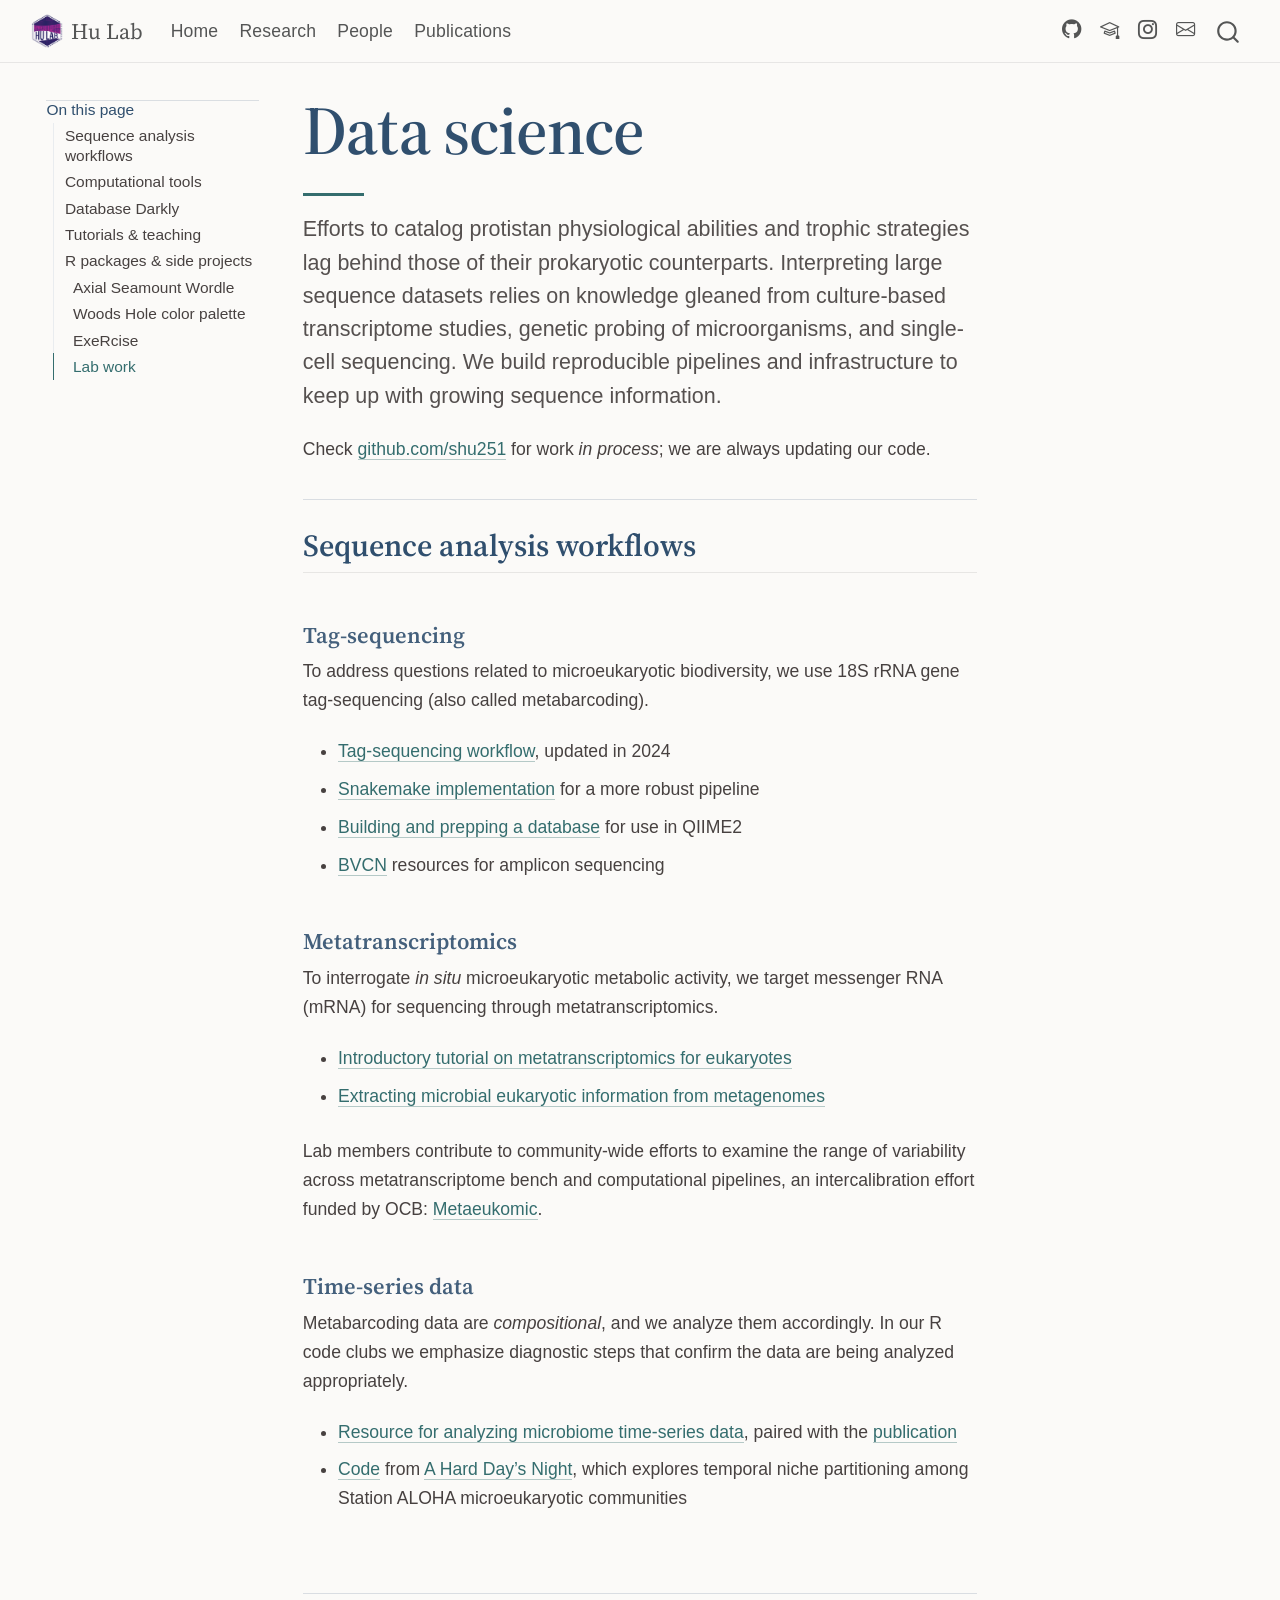
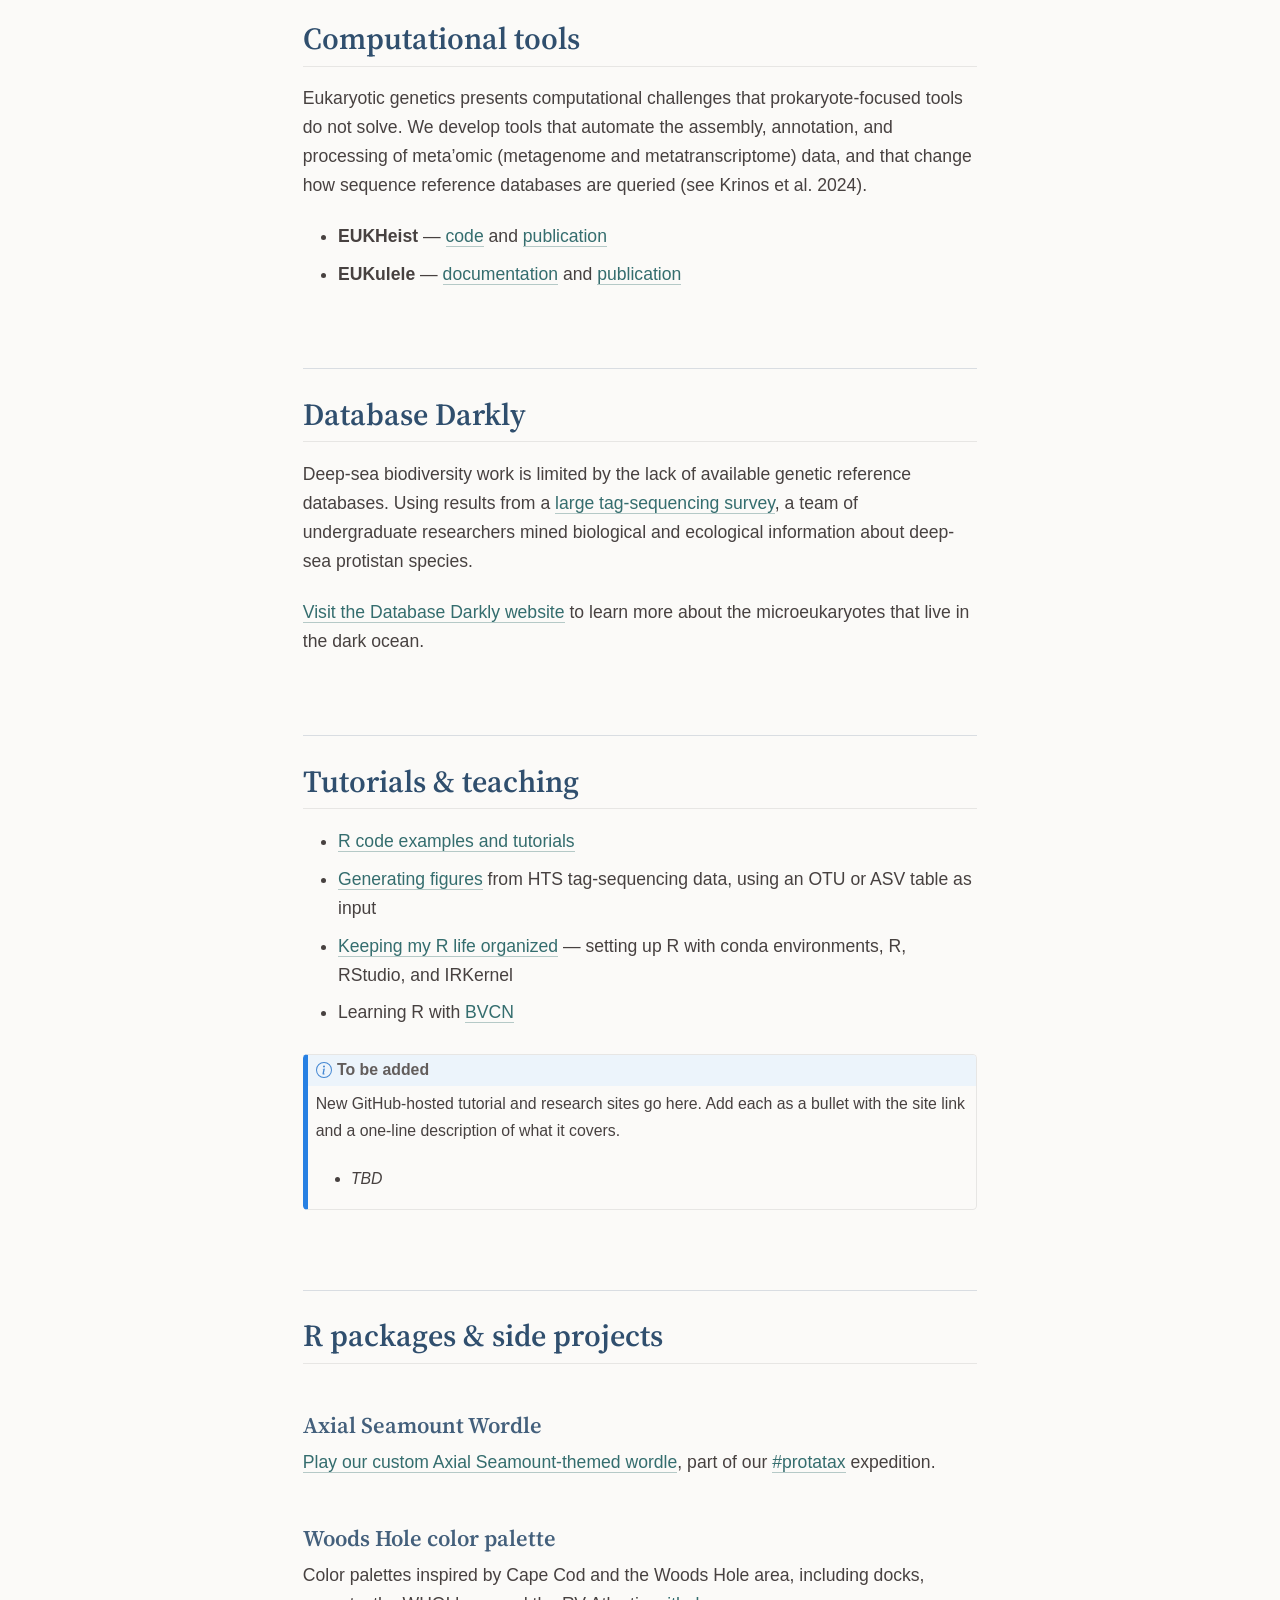
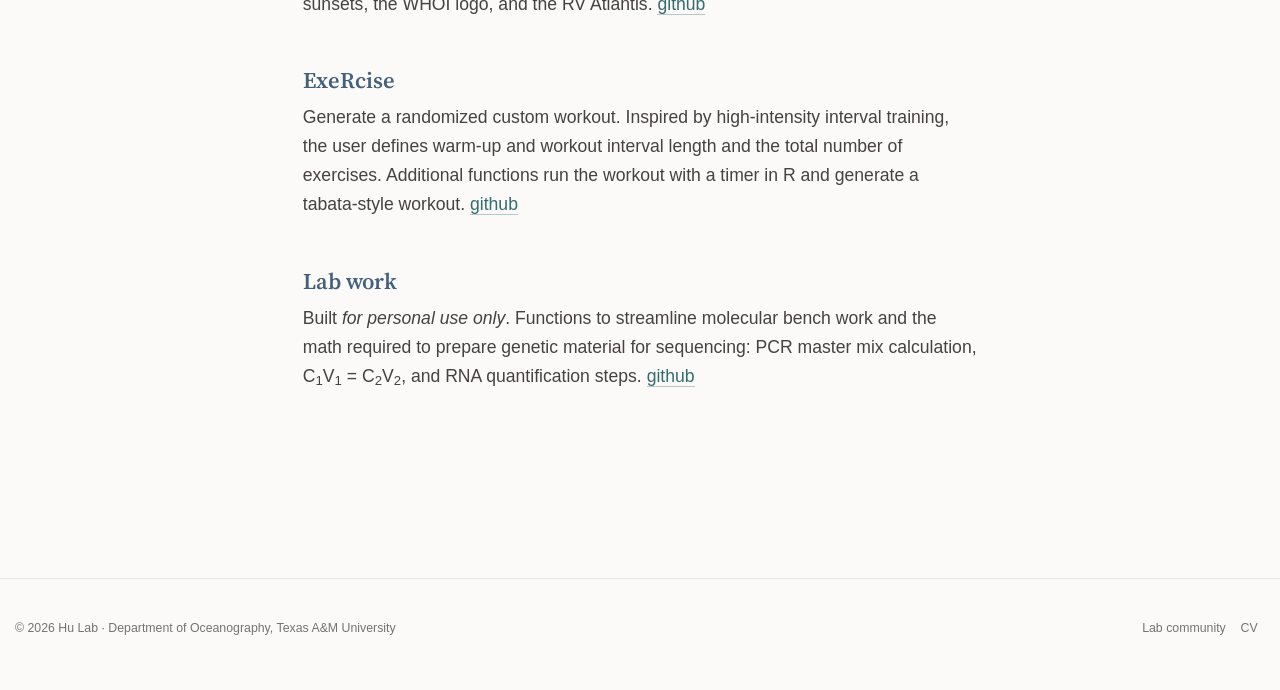
<file: docs/data-science.html>
<!DOCTYPE html>
<html xmlns="http://www.w3.org/1999/xhtml" lang="en" xml:lang="en"><head>

<meta charset="utf-8">
<meta name="generator" content="quarto-1.8.26">

<meta name="viewport" content="width=device-width, initial-scale=1.0, user-scalable=yes">


<title>Data science – Hu Lab</title>
<style>
code{white-space: pre-wrap;}
span.smallcaps{font-variant: small-caps;}
div.columns{display: flex; gap: min(4vw, 1.5em);}
div.column{flex: auto; overflow-x: auto;}
div.hanging-indent{margin-left: 1.5em; text-indent: -1.5em;}
ul.task-list{list-style: none;}
ul.task-list li input[type="checkbox"] {
  width: 0.8em;
  margin: 0 0.8em 0.2em -1em; /* quarto-specific, see https://github.com/quarto-dev/quarto-cli/issues/4556 */ 
  vertical-align: middle;
}
</style>


<script src="site_libs/quarto-nav/quarto-nav.js"></script>
<script src="site_libs/clipboard/clipboard.min.js"></script>
<script src="site_libs/quarto-search/autocomplete.umd.js"></script>
<script src="site_libs/quarto-search/fuse.min.js"></script>
<script src="site_libs/quarto-search/quarto-search.js"></script>
<meta name="quarto:offset" content="./">
<link href="./images/Hu Lab Logo Final-01.png" rel="icon" type="image/png">
<script src="site_libs/quarto-html/quarto.js" type="module"></script>
<script src="site_libs/quarto-html/tabsets/tabsets.js" type="module"></script>
<script src="site_libs/quarto-html/axe/axe-check.js" type="module"></script>
<script src="site_libs/quarto-html/popper.min.js"></script>
<script src="site_libs/quarto-html/tippy.umd.min.js"></script>
<script src="site_libs/quarto-html/anchor.min.js"></script>
<link href="site_libs/quarto-html/tippy.css" rel="stylesheet">
<link href="site_libs/quarto-html/quarto-syntax-highlighting-2472106bbce68d82fbf3aa10fe7bffef.css" rel="stylesheet" class="quarto-color-scheme" id="quarto-text-highlighting-styles">
<link href="site_libs/quarto-html/quarto-syntax-highlighting-dark-381e10936b0e88757698ee15f2166234.css" rel="stylesheet" class="quarto-color-scheme quarto-color-alternate" id="quarto-text-highlighting-styles">
<link href="site_libs/quarto-html/quarto-syntax-highlighting-2472106bbce68d82fbf3aa10fe7bffef.css" rel="stylesheet" class="quarto-color-scheme-extra" id="quarto-text-highlighting-styles">
<script src="site_libs/bootstrap/bootstrap.min.js"></script>
<link href="site_libs/bootstrap/bootstrap-icons.css" rel="stylesheet">
<link href="site_libs/bootstrap/bootstrap-ddfa23681bd70853fd616a25dacdcf5e.min.css" rel="stylesheet" append-hash="true" class="quarto-color-scheme" id="quarto-bootstrap" data-mode="light">
<link href="site_libs/bootstrap/bootstrap-dark-a5da22f90ff76ec3e046913c72f2ccfc.min.css" rel="stylesheet" append-hash="true" class="quarto-color-scheme quarto-color-alternate" id="quarto-bootstrap" data-mode="light">
<link href="site_libs/bootstrap/bootstrap-ddfa23681bd70853fd616a25dacdcf5e.min.css" rel="stylesheet" append-hash="true" class="quarto-color-scheme-extra" id="quarto-bootstrap" data-mode="light">
<script id="quarto-search-options" type="application/json">{
  "location": "navbar",
  "copy-button": false,
  "collapse-after": 3,
  "panel-placement": "end",
  "type": "overlay",
  "limit": 50,
  "keyboard-shortcut": [
    "f",
    "/",
    "s"
  ],
  "show-item-context": false,
  "language": {
    "search-no-results-text": "No results",
    "search-matching-documents-text": "matching documents",
    "search-copy-link-title": "Copy link to search",
    "search-hide-matches-text": "Hide additional matches",
    "search-more-match-text": "more match in this document",
    "search-more-matches-text": "more matches in this document",
    "search-clear-button-title": "Clear",
    "search-text-placeholder": "",
    "search-detached-cancel-button-title": "Cancel",
    "search-submit-button-title": "Submit",
    "search-label": "Search"
  }
}</script>


</head>

<body class="floating nav-fixed quarto-light">

<div id="quarto-search-results"></div>
  <header id="quarto-header" class="headroom fixed-top">
    <nav class="navbar navbar-expand-lg " data-bs-theme="dark">
      <div class="navbar-container container-fluid">
      <div class="navbar-brand-container mx-auto">
    <a href="./index.html" class="navbar-brand navbar-brand-logo">
    <img src="./images/Hu Lab Logo Final-01.png" alt="Hu Lab logo" class="navbar-logo light-content">
    <img src="./images/Hu Lab Logo Final-01.png" alt="Hu Lab logo" class="navbar-logo dark-content">
    </a>
    <a class="navbar-brand" href="./index.html">
    <span class="navbar-title">Hu Lab</span>
    </a>
  </div>
            <div id="quarto-search" class="" title="Search"></div>
          <button class="navbar-toggler" type="button" data-bs-toggle="collapse" data-bs-target="#navbarCollapse" aria-controls="navbarCollapse" role="menu" aria-expanded="false" aria-label="Toggle navigation" onclick="if (window.quartoToggleHeadroom) { window.quartoToggleHeadroom(); }">
  <span class="navbar-toggler-icon"></span>
</button>
          <div class="collapse navbar-collapse" id="navbarCollapse">
            <ul class="navbar-nav navbar-nav-scroll me-auto">
  <li class="nav-item">
    <a class="nav-link" href="./index.html"> 
<span class="menu-text">Home</span></a>
  </li>  
  <li class="nav-item">
    <a class="nav-link" href="./research.html"> 
<span class="menu-text">Research</span></a>
  </li>  
  <li class="nav-item">
    <a class="nav-link" href="./team.html"> 
<span class="menu-text">People</span></a>
  </li>  
  <li class="nav-item">
    <a class="nav-link" href="./publications.html"> 
<span class="menu-text">Publications</span></a>
  </li>  
</ul>
            <ul class="navbar-nav navbar-nav-scroll ms-auto">
  <li class="nav-item compact">
    <a class="nav-link" href="https://github.com/shu251"> <i class="bi bi-github" role="img" aria-label="GitHub">
</i> 
<span class="menu-text"></span></a>
  </li>  
  <li class="nav-item compact">
    <a class="nav-link" href="https://scholar.google.com/citations?user=9CI91CMAAAAJ&amp;hl=en"> <i class="bi bi-mortarboard" role="img" aria-label="Google Scholar">
</i> 
<span class="menu-text"></span></a>
  </li>  
  <li class="nav-item compact">
    <a class="nav-link" href="https://www.instagram.com/microhukaryote/"> <i class="bi bi-instagram" role="img" aria-label="Instagram">
</i> 
<span class="menu-text"></span></a>
  </li>  
  <li class="nav-item compact">
    <a class="nav-link" href="mailto:skhu@tamu.edu"> <i class="bi bi-envelope" role="img" aria-label="Email">
</i> 
<span class="menu-text"></span></a>
  </li>  
</ul>
          </div> <!-- /navcollapse -->
            <div class="quarto-navbar-tools">
</div>
      </div> <!-- /container-fluid -->
    </nav>
</header>
<!-- content -->
<div id="quarto-content" class="quarto-container page-columns page-rows-contents page-layout-article page-navbar">
<!-- sidebar -->
  <nav id="quarto-sidebar" class="sidebar collapse collapse-horizontal quarto-sidebar-collapse-item sidebar-navigation floating overflow-auto">
    <nav id="TOC" role="doc-toc" class="toc-active">
    <h2 id="toc-title">On this page</h2>
   
  <ul>
  <li><a href="#sequence-analysis-workflows" id="toc-sequence-analysis-workflows" class="nav-link active" data-scroll-target="#sequence-analysis-workflows">Sequence analysis workflows</a>
  <ul class="collapse">
  <li><a href="#tag-sequencing" id="toc-tag-sequencing" class="nav-link" data-scroll-target="#tag-sequencing">Tag-sequencing</a></li>
  <li><a href="#metatranscriptomics" id="toc-metatranscriptomics" class="nav-link" data-scroll-target="#metatranscriptomics">Metatranscriptomics</a></li>
  <li><a href="#time-series-data" id="toc-time-series-data" class="nav-link" data-scroll-target="#time-series-data">Time-series data</a></li>
  </ul></li>
  <li><a href="#computational-tools" id="toc-computational-tools" class="nav-link" data-scroll-target="#computational-tools">Computational tools</a></li>
  <li><a href="#database-darkly" id="toc-database-darkly" class="nav-link" data-scroll-target="#database-darkly">Database Darkly</a></li>
  <li><a href="#tutorials-teaching" id="toc-tutorials-teaching" class="nav-link" data-scroll-target="#tutorials-teaching">Tutorials &amp; teaching</a></li>
  <li><a href="#r-packages-side-projects" id="toc-r-packages-side-projects" class="nav-link" data-scroll-target="#r-packages-side-projects">R packages &amp; side projects</a>
  <ul class="collapse">
  <li><a href="#axial-seamount-wordle" id="toc-axial-seamount-wordle" class="nav-link" data-scroll-target="#axial-seamount-wordle">Axial Seamount Wordle</a></li>
  <li><a href="#woods-hole-color-palette" id="toc-woods-hole-color-palette" class="nav-link" data-scroll-target="#woods-hole-color-palette">Woods Hole color palette</a></li>
  <li><a href="#exercise" id="toc-exercise" class="nav-link" data-scroll-target="#exercise">ExeRcise</a></li>
  <li><a href="#lab-work" id="toc-lab-work" class="nav-link" data-scroll-target="#lab-work">Lab work</a></li>
  </ul></li>
  </ul>
</nav>
</nav>
<div id="quarto-sidebar-glass" class="quarto-sidebar-collapse-item" data-bs-toggle="collapse" data-bs-target=".quarto-sidebar-collapse-item"></div>
<!-- margin-sidebar -->
    <div id="quarto-margin-sidebar" class="sidebar margin-sidebar zindex-bottom">
    </div>
<!-- main -->
<main class="content" id="quarto-document-content">

<header id="title-block-header" class="quarto-title-block default">
<div class="quarto-title">
<h1 class="title">Data science</h1>
</div>



<div class="quarto-title-meta">

    
  
    
  </div>
  


</header>


<p>Efforts to catalog protistan physiological abilities and trophic strategies lag behind those of their prokaryotic counterparts. Interpreting large sequence datasets relies on knowledge gleaned from culture-based transcriptome studies, genetic probing of microorganisms, and single-cell sequencing. We build reproducible pipelines and infrastructure to keep up with growing sequence information.</p>
<p>Check <a href="https://github.com/shu251">github.com/shu251</a> for work <em>in process</em>; we are always updating our code.</p>
<section id="sequence-analysis-workflows" class="level2">
<h2 class="anchored" data-anchor-id="sequence-analysis-workflows">Sequence analysis workflows</h2>
<section id="tag-sequencing" class="level3">
<h3 class="anchored" data-anchor-id="tag-sequencing">Tag-sequencing</h3>
<p>To address questions related to microeukaryotic biodiversity, we use 18S rRNA gene tag-sequencing (also called metabarcoding).</p>
<ul>
<li><a href="https://github.com/shu251/qiime2-2024">Tag-sequencing workflow</a>, updated in 2024</li>
<li><a href="https://github.com/shu251/tagseq-qiime2-snakemake">Snakemake implementation</a> for a more robust pipeline</li>
<li><a href="https://github.com/shu251/db-build-microeuks">Building and prepping a database</a> for use in QIIME2</li>
<li><a href="https://biovcnet.github.io">BVCN</a> resources for amplicon sequencing</li>
</ul>
</section>
<section id="metatranscriptomics" class="level3">
<h3 class="anchored" data-anchor-id="metatranscriptomics">Metatranscriptomics</h3>
<p>To interrogate <em>in situ</em> microeukaryotic metabolic activity, we target messenger RNA (mRNA) for sequencing through metatranscriptomics.</p>
<ul>
<li><a href="https://shu251.github.io/meta-eukomic/main.html">Introductory tutorial on metatranscriptomics for eukaryotes</a></li>
<li><a href="https://github.com/shu251/Extract_microeukrRNA_from_metagenome">Extracting microbial eukaryotic information from metagenomes</a></li>
</ul>
<p>Lab members contribute to community-wide efforts to examine the range of variability across metatranscriptome bench and computational pipelines, an intercalibration effort funded by OCB: <a href="https://www.us-ocb.org/metat-intercomparison/">Metaeukomic</a>.</p>
</section>
<section id="time-series-data" class="level3">
<h3 class="anchored" data-anchor-id="time-series-data">Time-series data</h3>
<p>Metabarcoding data are <em>compositional</em>, and we analyze them accordingly. In our R code clubs we emphasize diagnostic steps that confirm the data are being analyzed appropriately.</p>
<ul>
<li><a href="https://github.com/shu251/analyzing_microbiome_timeseries">Resource for analyzing microbiome time-series data</a>, paired with the <a href="https://www.frontiersin.org/journals/genetics/articles/10.3389/fgene.2020.00310/full">publication</a></li>
<li><a href="https://github.com/shu251/18Sdiversity_diel">Code</a> from <a href="https://www.frontiersin.org/articles/10.3389/fmars.2018.00351/full">A Hard Day’s Night</a>, which explores temporal niche partitioning among Station ALOHA microeukaryotic communities</li>
</ul>
</section>
</section>
<section id="computational-tools" class="level2">
<h2 class="anchored" data-anchor-id="computational-tools">Computational tools</h2>
<p>Eukaryotic genetics presents computational challenges that prokaryote-focused tools do not solve. We develop tools that automate the assembly, annotation, and processing of meta’omic (metagenome and metatranscriptome) data, and that change how sequence reference databases are queried (see Krinos et al.&nbsp;2024).</p>
<ul>
<li><strong>EUKHeist</strong> — <a href="https://github.com/alexanderlabwhoi/EukHeist">code</a> and <a href="https://journals.asm.org/doi/full/10.1128/mbio.01676-23">publication</a></li>
<li><strong>EUKulele</strong> — <a href="https://eukulele.readthedocs.io/en/latest/">documentation</a> and <a href="https://joss.theoj.org/papers/10.21105/joss.02817">publication</a></li>
</ul>
</section>
<section id="database-darkly" class="level2">
<h2 class="anchored" data-anchor-id="database-darkly">Database Darkly</h2>
<p>Deep-sea biodiversity work is limited by the lack of available genetic reference databases. Using results from a <a href="https://onlinelibrary.wiley.com/doi/abs/10.1111/mec.16745">large tag-sequencing survey</a>, a team of undergraduate researchers mined biological and ecological information about deep-sea protistan species.</p>
<p><a href="https://shu251.github.io/deep-sea-microeuk-DB/">Visit the Database Darkly website</a> to learn more about the microeukaryotes that live in the dark ocean.</p>
</section>
<section id="tutorials-teaching" class="level2">
<h2 class="anchored" data-anchor-id="tutorials-teaching">Tutorials &amp; teaching</h2>
<ul>
<li><a href="https://shu251.github.io/r-ventures/#introduction">R code examples and tutorials</a></li>
<li><a href="https://github.com/shu251/PreliminaryFigures_V4_tagseq">Generating figures</a> from HTS tag-sequencing data, using an OTU or ASV table as input</li>
<li><a href="https://alexanderlabwhoi.github.io/post/anaconda-r-sarah/">Keeping my R life organized</a> — setting up R with conda environments, R, RStudio, and IRKernel</li>
<li>Learning R with <a href="https://biovcnet.github.io">BVCN</a></li>
</ul>
<div class="callout callout-style-default callout-note callout-titled">
<div class="callout-header d-flex align-content-center">
<div class="callout-icon-container">
<i class="callout-icon"></i>
</div>
<div class="callout-title-container flex-fill">
<span class="screen-reader-only">Note</span>To be added
</div>
</div>
<div class="callout-body-container callout-body">
<p>New GitHub-hosted tutorial and research sites go here. Add each as a bullet with the site link and a one-line description of what it covers.</p>
<ul>
<li><em>TBD</em></li>
</ul>
</div>
</div>
</section>
<section id="r-packages-side-projects" class="level2">
<h2 class="anchored" data-anchor-id="r-packages-side-projects">R packages &amp; side projects</h2>
<section id="axial-seamount-wordle" class="level3">
<h3 class="anchored" data-anchor-id="axial-seamount-wordle">Axial Seamount Wordle</h3>
<p><a href="https://sarah-k-hu.shinyapps.io/wordle-axial/">Play our custom Axial Seamount-themed wordle</a>, part of our <a href="https://www2.whoi.edu/staff/jhuber/protatax2022/">#protatax</a> expedition.</p>
</section>
<section id="woods-hole-color-palette" class="level3">
<h3 class="anchored" data-anchor-id="woods-hole-color-palette">Woods Hole color palette</h3>
<p>Color palettes inspired by Cape Cod and the Woods Hole area, including docks, sunsets, the WHOI logo, and the RV Atlantis. <a href="https://github.com/shu251/PaletteWoodsHole">github</a></p>
</section>
<section id="exercise" class="level3">
<h3 class="anchored" data-anchor-id="exercise">ExeRcise</h3>
<p>Generate a randomized custom workout. Inspired by high-intensity interval training, the user defines warm-up and workout interval length and the total number of exercises. Additional functions run the workout with a timer in R and generate a tabata-style workout. <a href="https://github.com/shu251/exRcise">github</a></p>
</section>
<section id="lab-work" class="level3">
<h3 class="anchored" data-anchor-id="lab-work">Lab work</h3>
<p>Built <em>for personal use only</em>. Functions to streamline molecular bench work and the math required to prepare genetic material for sequencing: PCR master mix calculation, C<sub>1</sub>V<sub>1</sub> = C<sub>2</sub>V<sub>2</sub>, and RNA quantification steps. <a href="https://github.com/shu251/lab">github</a></p>


</section>
</section>

</main> <!-- /main -->
<script id="quarto-html-after-body" type="application/javascript">
  window.document.addEventListener("DOMContentLoaded", function (event) {
    const icon = "";
    const anchorJS = new window.AnchorJS();
    anchorJS.options = {
      placement: 'right',
      icon: icon
    };
    anchorJS.add('.anchored');
    const isCodeAnnotation = (el) => {
      for (const clz of el.classList) {
        if (clz.startsWith('code-annotation-')) {                     
          return true;
        }
      }
      return false;
    }
    const onCopySuccess = function(e) {
      // button target
      const button = e.trigger;
      // don't keep focus
      button.blur();
      // flash "checked"
      button.classList.add('code-copy-button-checked');
      var currentTitle = button.getAttribute("title");
      button.setAttribute("title", "Copied!");
      let tooltip;
      if (window.bootstrap) {
        button.setAttribute("data-bs-toggle", "tooltip");
        button.setAttribute("data-bs-placement", "left");
        button.setAttribute("data-bs-title", "Copied!");
        tooltip = new bootstrap.Tooltip(button, 
          { trigger: "manual", 
            customClass: "code-copy-button-tooltip",
            offset: [0, -8]});
        tooltip.show();    
      }
      setTimeout(function() {
        if (tooltip) {
          tooltip.hide();
          button.removeAttribute("data-bs-title");
          button.removeAttribute("data-bs-toggle");
          button.removeAttribute("data-bs-placement");
        }
        button.setAttribute("title", currentTitle);
        button.classList.remove('code-copy-button-checked');
      }, 1000);
      // clear code selection
      e.clearSelection();
    }
    const getTextToCopy = function(trigger) {
      const outerScaffold = trigger.parentElement.cloneNode(true);
      const codeEl = outerScaffold.querySelector('code');
      for (const childEl of codeEl.children) {
        if (isCodeAnnotation(childEl)) {
          childEl.remove();
        }
      }
      return codeEl.innerText;
    }
    const clipboard = new window.ClipboardJS('.code-copy-button:not([data-in-quarto-modal])', {
      text: getTextToCopy
    });
    clipboard.on('success', onCopySuccess);
    if (window.document.getElementById('quarto-embedded-source-code-modal')) {
      const clipboardModal = new window.ClipboardJS('.code-copy-button[data-in-quarto-modal]', {
        text: getTextToCopy,
        container: window.document.getElementById('quarto-embedded-source-code-modal')
      });
      clipboardModal.on('success', onCopySuccess);
    }
      var localhostRegex = new RegExp(/^(?:http|https):\/\/localhost\:?[0-9]*\//);
      var mailtoRegex = new RegExp(/^mailto:/);
        var filterRegex = new RegExp("https:\/\/shu251\.github\.io\/sarah-hu\/");
      var isInternal = (href) => {
          return filterRegex.test(href) || localhostRegex.test(href) || mailtoRegex.test(href);
      }
      // Inspect non-navigation links and adorn them if external
     var links = window.document.querySelectorAll('a[href]:not(.nav-link):not(.navbar-brand):not(.toc-action):not(.sidebar-link):not(.sidebar-item-toggle):not(.pagination-link):not(.no-external):not([aria-hidden]):not(.dropdown-item):not(.quarto-navigation-tool):not(.about-link)');
      for (var i=0; i<links.length; i++) {
        const link = links[i];
        if (!isInternal(link.href)) {
          // undo the damage that might have been done by quarto-nav.js in the case of
          // links that we want to consider external
          if (link.dataset.originalHref !== undefined) {
            link.href = link.dataset.originalHref;
          }
        }
      }
    function tippyHover(el, contentFn, onTriggerFn, onUntriggerFn) {
      const config = {
        allowHTML: true,
        maxWidth: 500,
        delay: 100,
        arrow: false,
        appendTo: function(el) {
            return el.parentElement;
        },
        interactive: true,
        interactiveBorder: 10,
        theme: 'quarto',
        placement: 'bottom-start',
      };
      if (contentFn) {
        config.content = contentFn;
      }
      if (onTriggerFn) {
        config.onTrigger = onTriggerFn;
      }
      if (onUntriggerFn) {
        config.onUntrigger = onUntriggerFn;
      }
      window.tippy(el, config); 
    }
    const noterefs = window.document.querySelectorAll('a[role="doc-noteref"]');
    for (var i=0; i<noterefs.length; i++) {
      const ref = noterefs[i];
      tippyHover(ref, function() {
        // use id or data attribute instead here
        let href = ref.getAttribute('data-footnote-href') || ref.getAttribute('href');
        try { href = new URL(href).hash; } catch {}
        const id = href.replace(/^#\/?/, "");
        const note = window.document.getElementById(id);
        if (note) {
          return note.innerHTML;
        } else {
          return "";
        }
      });
    }
    const xrefs = window.document.querySelectorAll('a.quarto-xref');
    const processXRef = (id, note) => {
      // Strip column container classes
      const stripColumnClz = (el) => {
        el.classList.remove("page-full", "page-columns");
        if (el.children) {
          for (const child of el.children) {
            stripColumnClz(child);
          }
        }
      }
      stripColumnClz(note)
      if (id === null || id.startsWith('sec-')) {
        // Special case sections, only their first couple elements
        const container = document.createElement("div");
        if (note.children && note.children.length > 2) {
          container.appendChild(note.children[0].cloneNode(true));
          for (let i = 1; i < note.children.length; i++) {
            const child = note.children[i];
            if (child.tagName === "P" && child.innerText === "") {
              continue;
            } else {
              container.appendChild(child.cloneNode(true));
              break;
            }
          }
          if (window.Quarto?.typesetMath) {
            window.Quarto.typesetMath(container);
          }
          return container.innerHTML
        } else {
          if (window.Quarto?.typesetMath) {
            window.Quarto.typesetMath(note);
          }
          return note.innerHTML;
        }
      } else {
        // Remove any anchor links if they are present
        const anchorLink = note.querySelector('a.anchorjs-link');
        if (anchorLink) {
          anchorLink.remove();
        }
        if (window.Quarto?.typesetMath) {
          window.Quarto.typesetMath(note);
        }
        if (note.classList.contains("callout")) {
          return note.outerHTML;
        } else {
          return note.innerHTML;
        }
      }
    }
    for (var i=0; i<xrefs.length; i++) {
      const xref = xrefs[i];
      tippyHover(xref, undefined, function(instance) {
        instance.disable();
        let url = xref.getAttribute('href');
        let hash = undefined; 
        if (url.startsWith('#')) {
          hash = url;
        } else {
          try { hash = new URL(url).hash; } catch {}
        }
        if (hash) {
          const id = hash.replace(/^#\/?/, "");
          const note = window.document.getElementById(id);
          if (note !== null) {
            try {
              const html = processXRef(id, note.cloneNode(true));
              instance.setContent(html);
            } finally {
              instance.enable();
              instance.show();
            }
          } else {
            // See if we can fetch this
            fetch(url.split('#')[0])
            .then(res => res.text())
            .then(html => {
              const parser = new DOMParser();
              const htmlDoc = parser.parseFromString(html, "text/html");
              const note = htmlDoc.getElementById(id);
              if (note !== null) {
                const html = processXRef(id, note);
                instance.setContent(html);
              } 
            }).finally(() => {
              instance.enable();
              instance.show();
            });
          }
        } else {
          // See if we can fetch a full url (with no hash to target)
          // This is a special case and we should probably do some content thinning / targeting
          fetch(url)
          .then(res => res.text())
          .then(html => {
            const parser = new DOMParser();
            const htmlDoc = parser.parseFromString(html, "text/html");
            const note = htmlDoc.querySelector('main.content');
            if (note !== null) {
              // This should only happen for chapter cross references
              // (since there is no id in the URL)
              // remove the first header
              if (note.children.length > 0 && note.children[0].tagName === "HEADER") {
                note.children[0].remove();
              }
              const html = processXRef(null, note);
              instance.setContent(html);
            } 
          }).finally(() => {
            instance.enable();
            instance.show();
          });
        }
      }, function(instance) {
      });
    }
        let selectedAnnoteEl;
        const selectorForAnnotation = ( cell, annotation) => {
          let cellAttr = 'data-code-cell="' + cell + '"';
          let lineAttr = 'data-code-annotation="' +  annotation + '"';
          const selector = 'span[' + cellAttr + '][' + lineAttr + ']';
          return selector;
        }
        const selectCodeLines = (annoteEl) => {
          const doc = window.document;
          const targetCell = annoteEl.getAttribute("data-target-cell");
          const targetAnnotation = annoteEl.getAttribute("data-target-annotation");
          const annoteSpan = window.document.querySelector(selectorForAnnotation(targetCell, targetAnnotation));
          const lines = annoteSpan.getAttribute("data-code-lines").split(",");
          const lineIds = lines.map((line) => {
            return targetCell + "-" + line;
          })
          let top = null;
          let height = null;
          let parent = null;
          if (lineIds.length > 0) {
              //compute the position of the single el (top and bottom and make a div)
              const el = window.document.getElementById(lineIds[0]);
              top = el.offsetTop;
              height = el.offsetHeight;
              parent = el.parentElement.parentElement;
            if (lineIds.length > 1) {
              const lastEl = window.document.getElementById(lineIds[lineIds.length - 1]);
              const bottom = lastEl.offsetTop + lastEl.offsetHeight;
              height = bottom - top;
            }
            if (top !== null && height !== null && parent !== null) {
              // cook up a div (if necessary) and position it 
              let div = window.document.getElementById("code-annotation-line-highlight");
              if (div === null) {
                div = window.document.createElement("div");
                div.setAttribute("id", "code-annotation-line-highlight");
                div.style.position = 'absolute';
                parent.appendChild(div);
              }
              div.style.top = top - 2 + "px";
              div.style.height = height + 4 + "px";
              div.style.left = 0;
              let gutterDiv = window.document.getElementById("code-annotation-line-highlight-gutter");
              if (gutterDiv === null) {
                gutterDiv = window.document.createElement("div");
                gutterDiv.setAttribute("id", "code-annotation-line-highlight-gutter");
                gutterDiv.style.position = 'absolute';
                const codeCell = window.document.getElementById(targetCell);
                const gutter = codeCell.querySelector('.code-annotation-gutter');
                gutter.appendChild(gutterDiv);
              }
              gutterDiv.style.top = top - 2 + "px";
              gutterDiv.style.height = height + 4 + "px";
            }
            selectedAnnoteEl = annoteEl;
          }
        };
        const unselectCodeLines = () => {
          const elementsIds = ["code-annotation-line-highlight", "code-annotation-line-highlight-gutter"];
          elementsIds.forEach((elId) => {
            const div = window.document.getElementById(elId);
            if (div) {
              div.remove();
            }
          });
          selectedAnnoteEl = undefined;
        };
          // Handle positioning of the toggle
      window.addEventListener(
        "resize",
        throttle(() => {
          elRect = undefined;
          if (selectedAnnoteEl) {
            selectCodeLines(selectedAnnoteEl);
          }
        }, 10)
      );
      function throttle(fn, ms) {
      let throttle = false;
      let timer;
        return (...args) => {
          if(!throttle) { // first call gets through
              fn.apply(this, args);
              throttle = true;
          } else { // all the others get throttled
              if(timer) clearTimeout(timer); // cancel #2
              timer = setTimeout(() => {
                fn.apply(this, args);
                timer = throttle = false;
              }, ms);
          }
        };
      }
        // Attach click handler to the DT
        const annoteDls = window.document.querySelectorAll('dt[data-target-cell]');
        for (const annoteDlNode of annoteDls) {
          annoteDlNode.addEventListener('click', (event) => {
            const clickedEl = event.target;
            if (clickedEl !== selectedAnnoteEl) {
              unselectCodeLines();
              const activeEl = window.document.querySelector('dt[data-target-cell].code-annotation-active');
              if (activeEl) {
                activeEl.classList.remove('code-annotation-active');
              }
              selectCodeLines(clickedEl);
              clickedEl.classList.add('code-annotation-active');
            } else {
              // Unselect the line
              unselectCodeLines();
              clickedEl.classList.remove('code-annotation-active');
            }
          });
        }
    const findCites = (el) => {
      const parentEl = el.parentElement;
      if (parentEl) {
        const cites = parentEl.dataset.cites;
        if (cites) {
          return {
            el,
            cites: cites.split(' ')
          };
        } else {
          return findCites(el.parentElement)
        }
      } else {
        return undefined;
      }
    };
    var bibliorefs = window.document.querySelectorAll('a[role="doc-biblioref"]');
    for (var i=0; i<bibliorefs.length; i++) {
      const ref = bibliorefs[i];
      const citeInfo = findCites(ref);
      if (citeInfo) {
        tippyHover(citeInfo.el, function() {
          var popup = window.document.createElement('div');
          citeInfo.cites.forEach(function(cite) {
            var citeDiv = window.document.createElement('div');
            citeDiv.classList.add('hanging-indent');
            citeDiv.classList.add('csl-entry');
            var biblioDiv = window.document.getElementById('ref-' + cite);
            if (biblioDiv) {
              citeDiv.innerHTML = biblioDiv.innerHTML;
            }
            popup.appendChild(citeDiv);
          });
          return popup.innerHTML;
        });
      }
    }
  });
  </script>
</div> <!-- /content -->
<footer class="footer">
  <div class="nav-footer">
    <div class="nav-footer-left">
<p>© 2026 Hu Lab · Department of Oceanography, Texas A&amp;M University</p>
</div>   
    <div class="nav-footer-center">
      &nbsp;
    </div>
    <div class="nav-footer-right">
      <ul class="footer-items list-unstyled">
    <li class="nav-item">
    <a class="nav-link" href="./lab-policies.html">
<p>Lab community</p>
</a>
  </li>  
    <li class="nav-item">
    <a class="nav-link" href="./products/cv.pdf">
<p>CV</p>
</a>
  </li>  
</ul>
    </div>
  </div>
</footer>




</body></html>
</file>
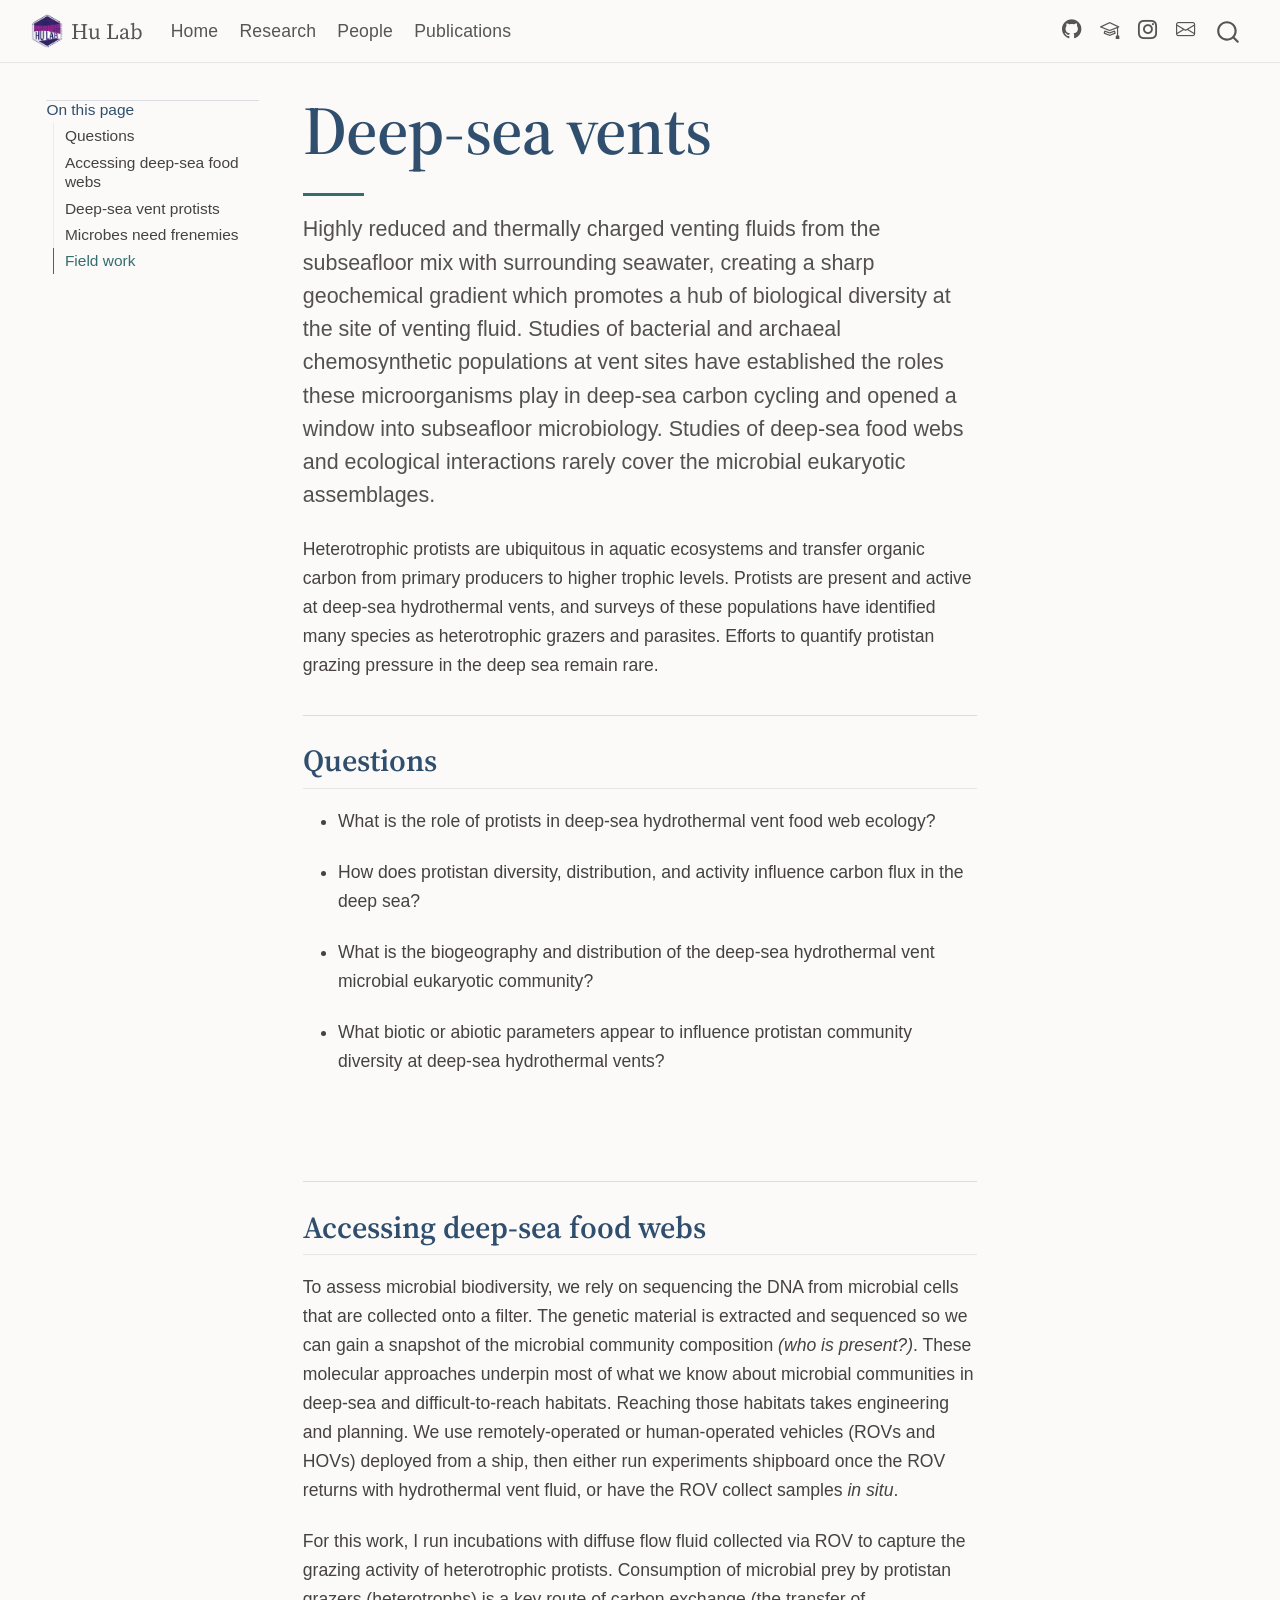
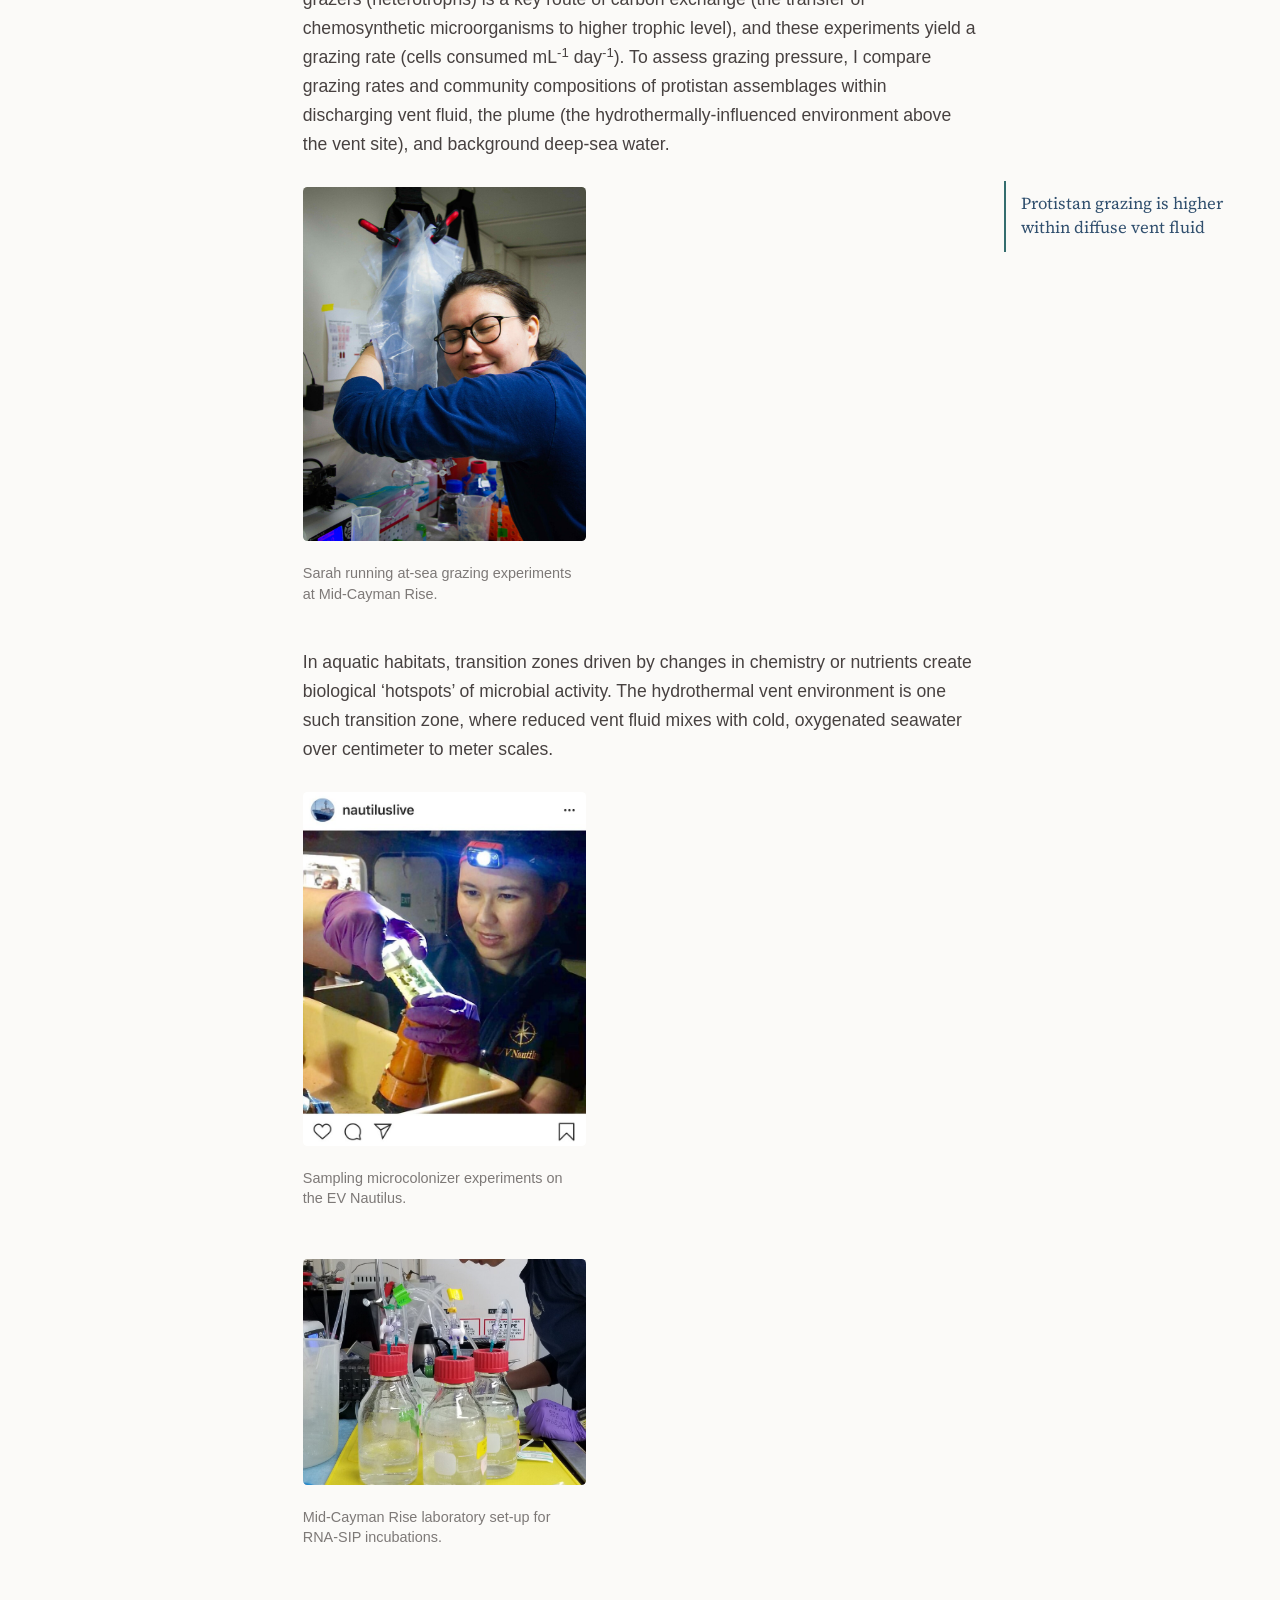
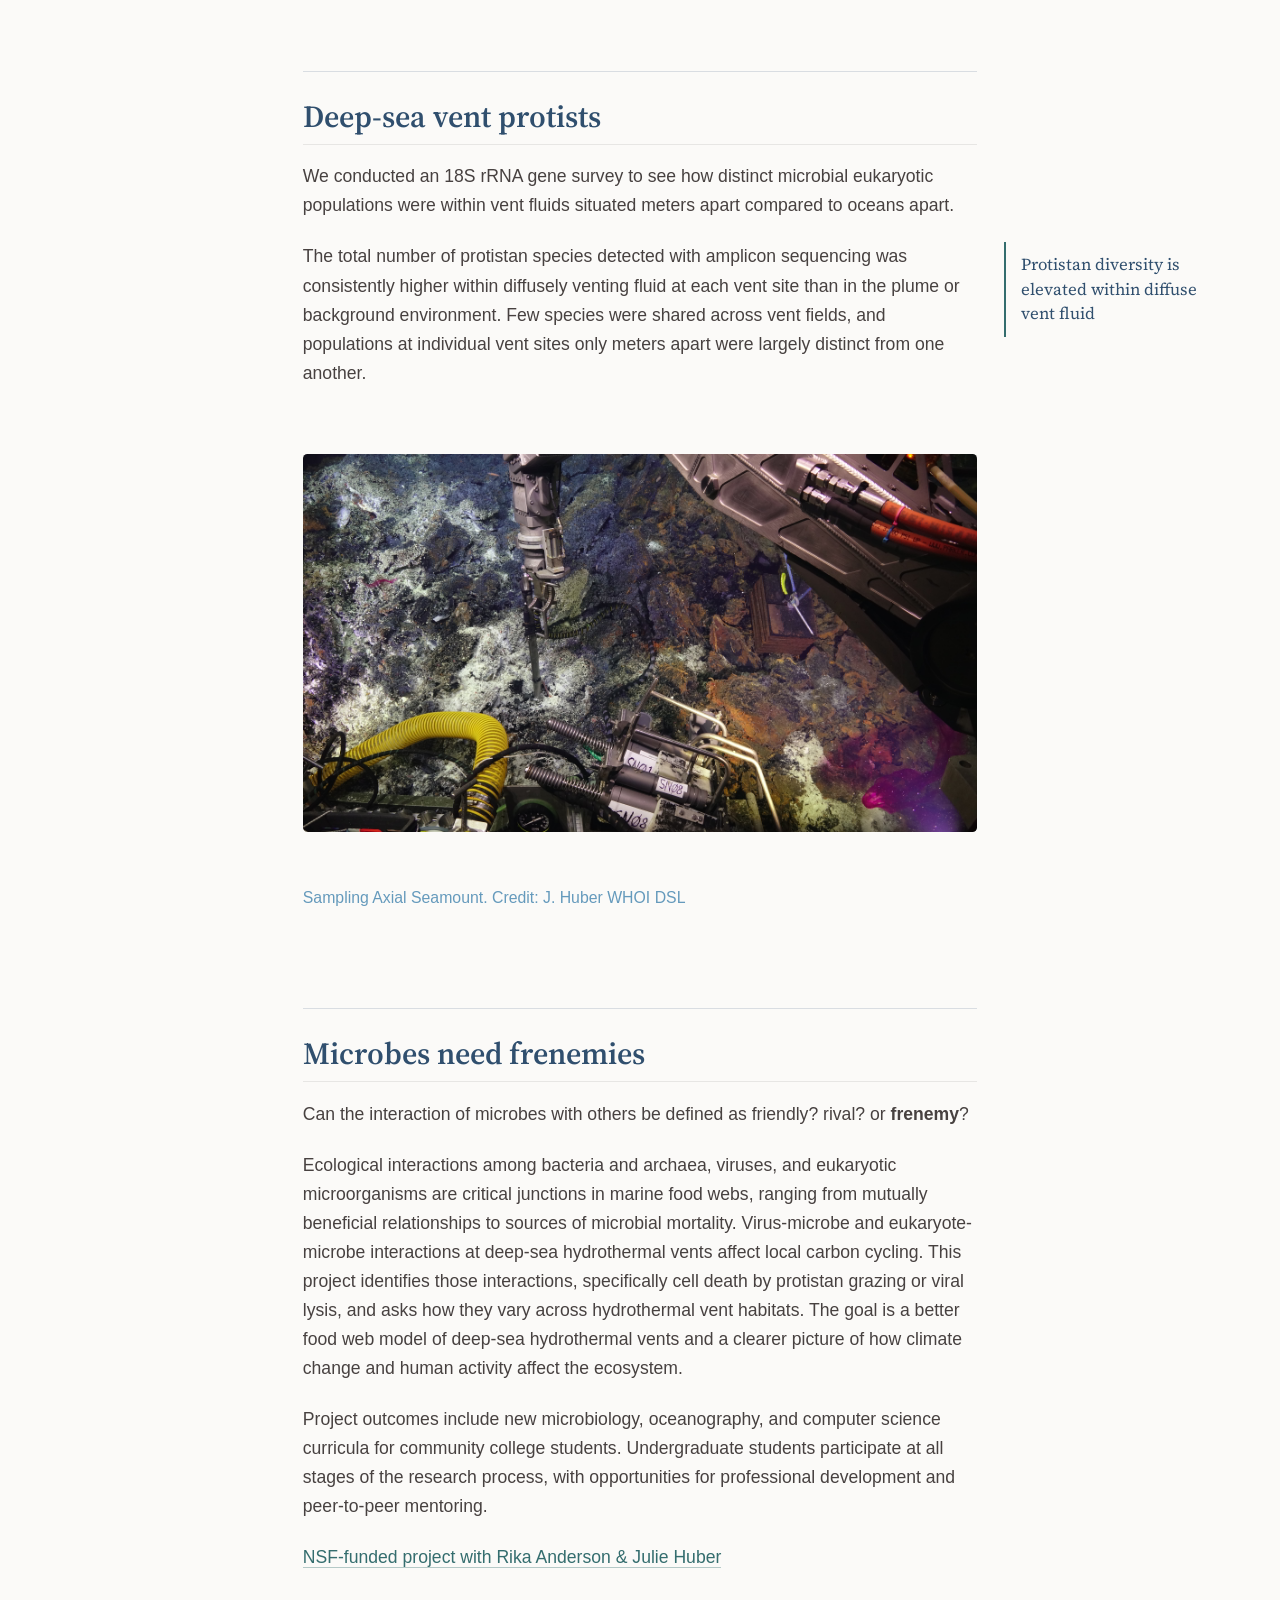
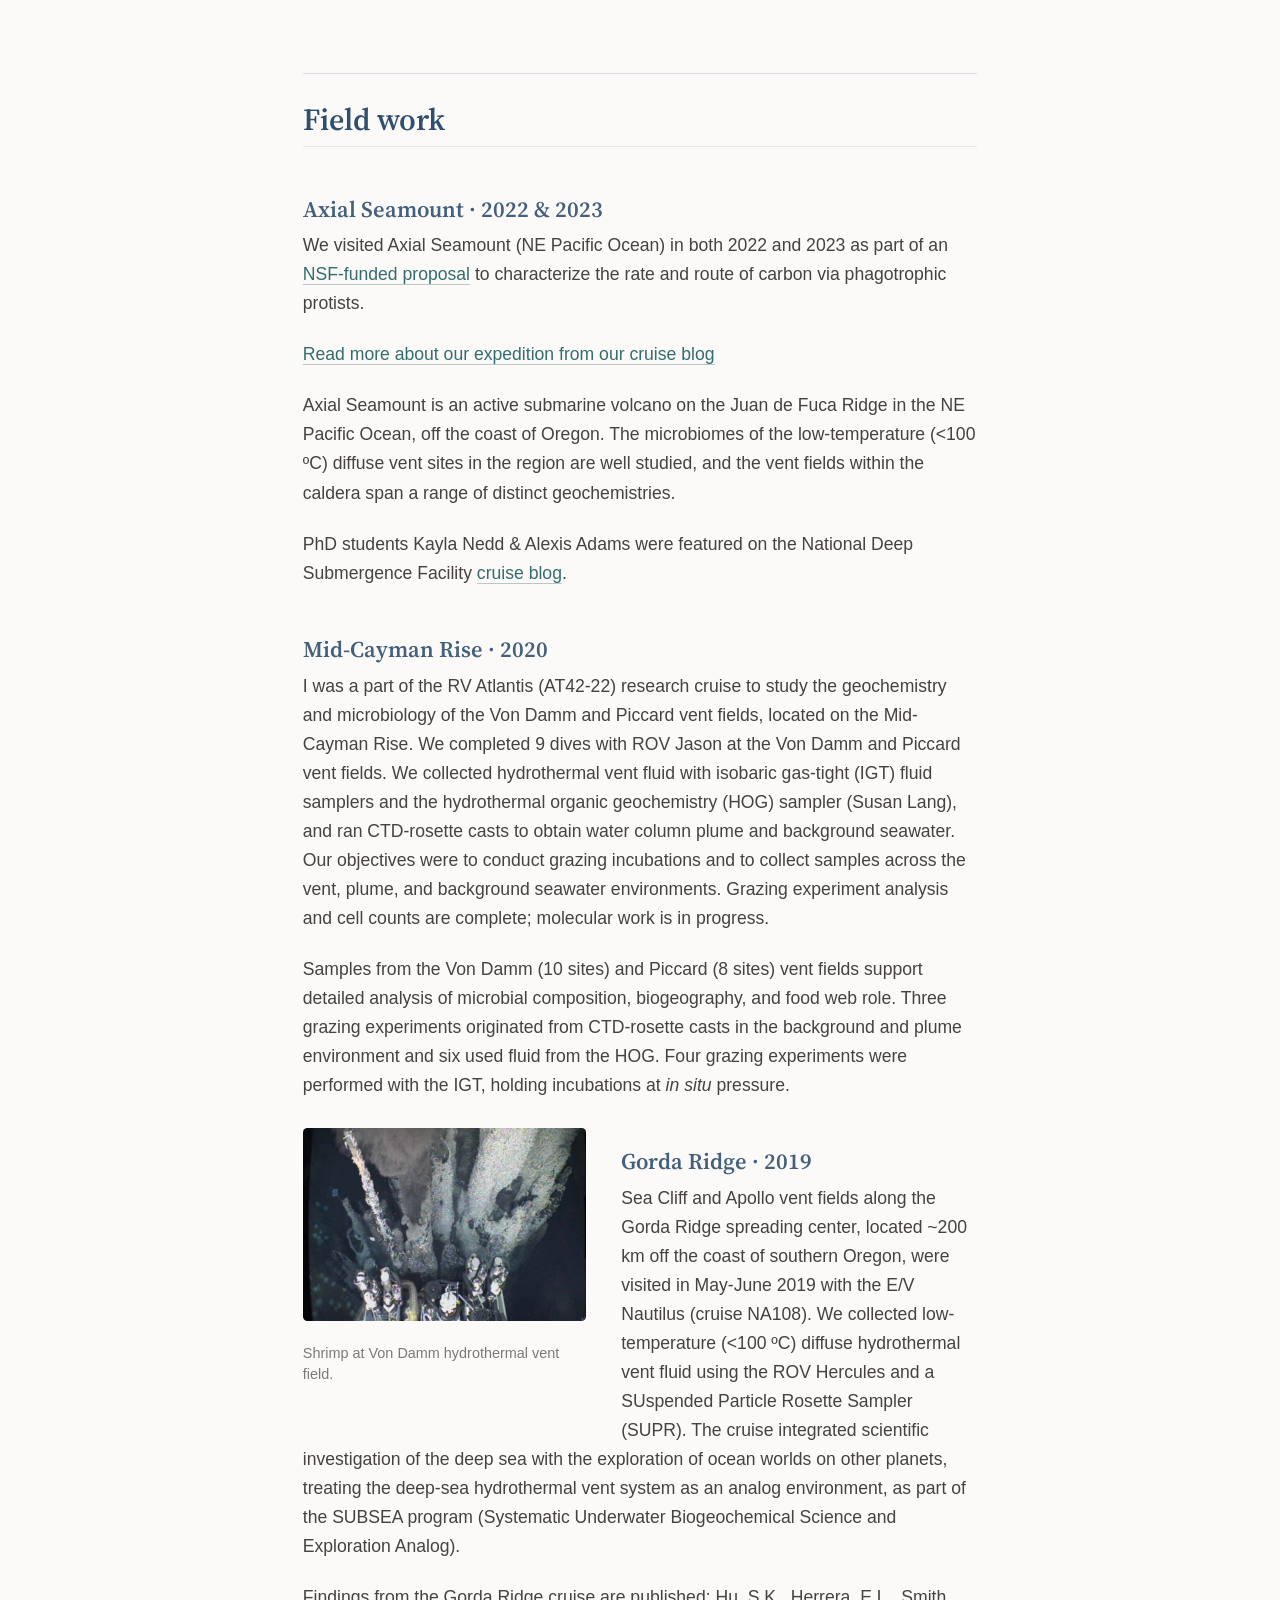
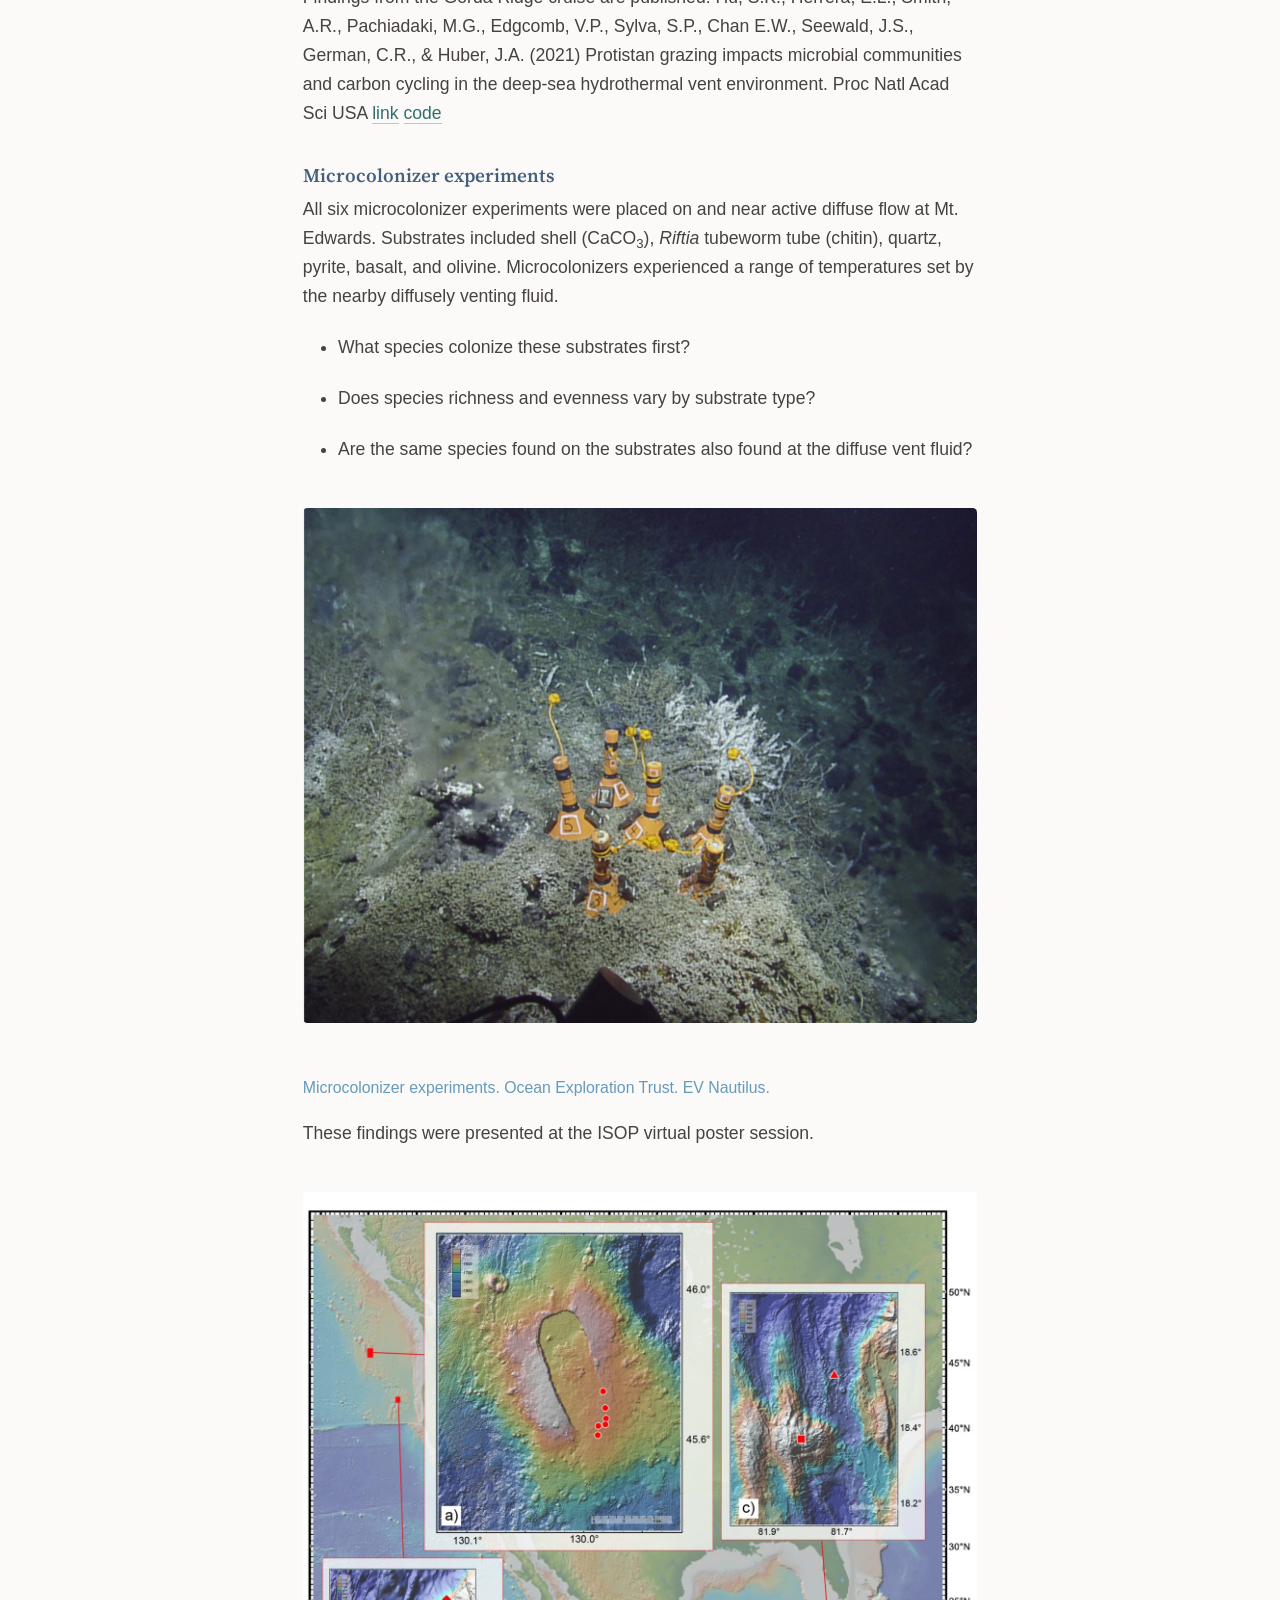
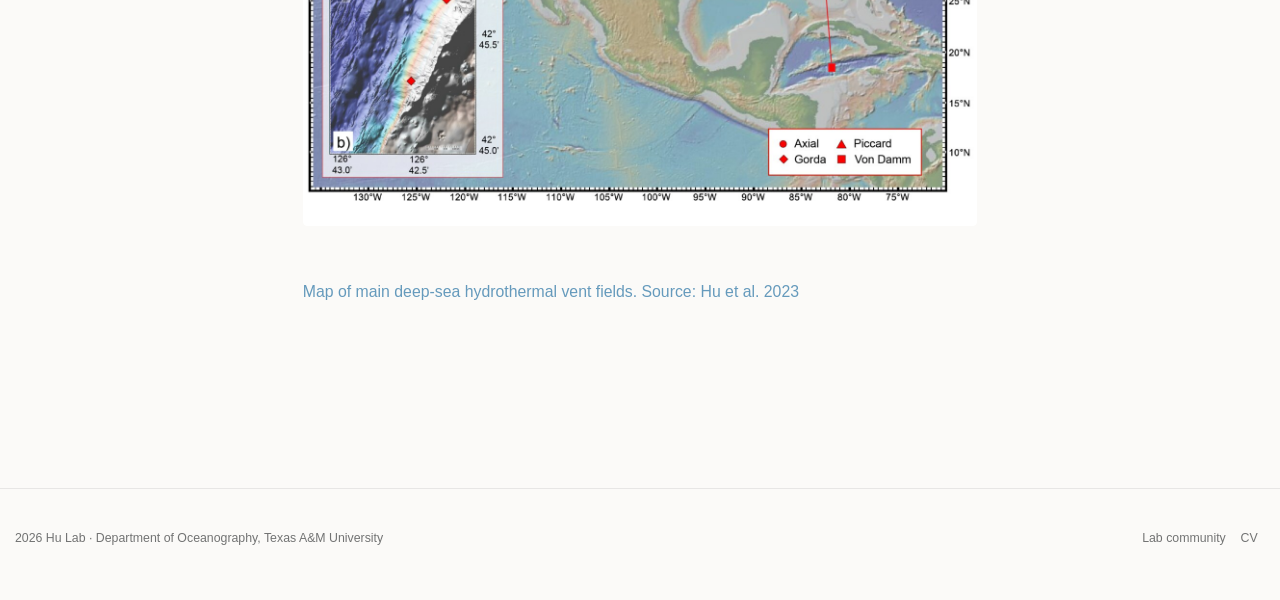
<file: docs/deepsea-vents.html>
<!DOCTYPE html>
<html xmlns="http://www.w3.org/1999/xhtml" lang="en" xml:lang="en"><head>

<meta charset="utf-8">
<meta name="generator" content="quarto-1.8.26">

<meta name="viewport" content="width=device-width, initial-scale=1.0, user-scalable=yes">


<title>Deep-sea vents – Hu Lab</title>
<style>
code{white-space: pre-wrap;}
span.smallcaps{font-variant: small-caps;}
div.columns{display: flex; gap: min(4vw, 1.5em);}
div.column{flex: auto; overflow-x: auto;}
div.hanging-indent{margin-left: 1.5em; text-indent: -1.5em;}
ul.task-list{list-style: none;}
ul.task-list li input[type="checkbox"] {
  width: 0.8em;
  margin: 0 0.8em 0.2em -1em; /* quarto-specific, see https://github.com/quarto-dev/quarto-cli/issues/4556 */ 
  vertical-align: middle;
}
</style>


<script src="site_libs/quarto-nav/quarto-nav.js"></script>
<script src="site_libs/clipboard/clipboard.min.js"></script>
<script src="site_libs/quarto-search/autocomplete.umd.js"></script>
<script src="site_libs/quarto-search/fuse.min.js"></script>
<script src="site_libs/quarto-search/quarto-search.js"></script>
<meta name="quarto:offset" content="./">
<link href="./images/logos/hu-lab-logo.png" rel="icon" type="image/png">
<script src="site_libs/quarto-html/quarto.js" type="module"></script>
<script src="site_libs/quarto-html/tabsets/tabsets.js" type="module"></script>
<script src="site_libs/quarto-html/axe/axe-check.js" type="module"></script>
<script src="site_libs/quarto-html/popper.min.js"></script>
<script src="site_libs/quarto-html/tippy.umd.min.js"></script>
<script src="site_libs/quarto-html/anchor.min.js"></script>
<link href="site_libs/quarto-html/tippy.css" rel="stylesheet">
<link href="site_libs/quarto-html/quarto-syntax-highlighting-2472106bbce68d82fbf3aa10fe7bffef.css" rel="stylesheet" class="quarto-color-scheme" id="quarto-text-highlighting-styles">
<link href="site_libs/quarto-html/quarto-syntax-highlighting-dark-381e10936b0e88757698ee15f2166234.css" rel="stylesheet" class="quarto-color-scheme quarto-color-alternate" id="quarto-text-highlighting-styles">
<link href="site_libs/quarto-html/quarto-syntax-highlighting-2472106bbce68d82fbf3aa10fe7bffef.css" rel="stylesheet" class="quarto-color-scheme-extra" id="quarto-text-highlighting-styles">
<script src="site_libs/bootstrap/bootstrap.min.js"></script>
<link href="site_libs/bootstrap/bootstrap-icons.css" rel="stylesheet">
<link href="site_libs/bootstrap/bootstrap-0cf032fab00147370dce20ebc443fd21.min.css" rel="stylesheet" append-hash="true" class="quarto-color-scheme" id="quarto-bootstrap" data-mode="light">
<link href="site_libs/bootstrap/bootstrap-dark-82eb27e011f60398fe01037a6fc0cd57.min.css" rel="stylesheet" append-hash="true" class="quarto-color-scheme quarto-color-alternate" id="quarto-bootstrap" data-mode="light">
<link href="site_libs/bootstrap/bootstrap-0cf032fab00147370dce20ebc443fd21.min.css" rel="stylesheet" append-hash="true" class="quarto-color-scheme-extra" id="quarto-bootstrap" data-mode="light">
<script id="quarto-search-options" type="application/json">{
  "location": "navbar",
  "copy-button": false,
  "collapse-after": 3,
  "panel-placement": "end",
  "type": "overlay",
  "limit": 50,
  "keyboard-shortcut": [
    "f",
    "/",
    "s"
  ],
  "show-item-context": false,
  "language": {
    "search-no-results-text": "No results",
    "search-matching-documents-text": "matching documents",
    "search-copy-link-title": "Copy link to search",
    "search-hide-matches-text": "Hide additional matches",
    "search-more-match-text": "more match in this document",
    "search-more-matches-text": "more matches in this document",
    "search-clear-button-title": "Clear",
    "search-text-placeholder": "",
    "search-detached-cancel-button-title": "Cancel",
    "search-submit-button-title": "Submit",
    "search-label": "Search"
  }
}</script>


</head>

<body class="floating nav-fixed slimcontent quarto-light">

<div id="quarto-search-results"></div>
  <header id="quarto-header" class="headroom fixed-top">
    <nav class="navbar navbar-expand-lg " data-bs-theme="dark">
      <div class="navbar-container container-fluid">
      <div class="navbar-brand-container mx-auto">
    <a href="./index.html" class="navbar-brand navbar-brand-logo">
    <img src="./images/logos/hu-lab-logo.png" alt="Hu Lab logo" class="navbar-logo light-content">
    <img src="./images/logos/hu-lab-logo.png" alt="Hu Lab logo" class="navbar-logo dark-content">
    </a>
    <a class="navbar-brand" href="./index.html">
    <span class="navbar-title">Hu Lab</span>
    </a>
  </div>
            <div id="quarto-search" class="" title="Search"></div>
          <button class="navbar-toggler" type="button" data-bs-toggle="collapse" data-bs-target="#navbarCollapse" aria-controls="navbarCollapse" role="menu" aria-expanded="false" aria-label="Toggle navigation" onclick="if (window.quartoToggleHeadroom) { window.quartoToggleHeadroom(); }">
  <span class="navbar-toggler-icon"></span>
</button>
          <div class="collapse navbar-collapse" id="navbarCollapse">
            <ul class="navbar-nav navbar-nav-scroll me-auto">
  <li class="nav-item">
    <a class="nav-link" href="./index.html"> 
<span class="menu-text">Home</span></a>
  </li>  
  <li class="nav-item">
    <a class="nav-link" href="./research.html"> 
<span class="menu-text">Research</span></a>
  </li>  
  <li class="nav-item">
    <a class="nav-link" href="./team.html"> 
<span class="menu-text">People</span></a>
  </li>  
  <li class="nav-item">
    <a class="nav-link" href="./publications.html"> 
<span class="menu-text">Publications</span></a>
  </li>  
</ul>
            <ul class="navbar-nav navbar-nav-scroll ms-auto">
  <li class="nav-item compact">
    <a class="nav-link" href="https://github.com/shu251"> <i class="bi bi-github" role="img" aria-label="GitHub">
</i> 
<span class="menu-text"></span></a>
  </li>  
  <li class="nav-item compact">
    <a class="nav-link" href="https://scholar.google.com/citations?user=9CI91CMAAAAJ&amp;hl=en"> <i class="bi bi-mortarboard" role="img" aria-label="Google Scholar">
</i> 
<span class="menu-text"></span></a>
  </li>  
  <li class="nav-item compact">
    <a class="nav-link" href="https://www.instagram.com/microhukaryote/"> <i class="bi bi-instagram" role="img" aria-label="Instagram">
</i> 
<span class="menu-text"></span></a>
  </li>  
  <li class="nav-item compact">
    <a class="nav-link" href="mailto:skhu@tamu.edu"> <i class="bi bi-envelope" role="img" aria-label="Email">
</i> 
<span class="menu-text"></span></a>
  </li>  
</ul>
          </div> <!-- /navcollapse -->
            <div class="quarto-navbar-tools">
</div>
      </div> <!-- /container-fluid -->
    </nav>
</header>
<!-- content -->
<div id="quarto-content" class="quarto-container page-columns page-rows-contents page-layout-article page-navbar">
<!-- sidebar -->
  <nav id="quarto-sidebar" class="sidebar collapse collapse-horizontal quarto-sidebar-collapse-item sidebar-navigation floating overflow-auto">
    <nav id="TOC" role="doc-toc" class="toc-active">
    <h2 id="toc-title">On this page</h2>
   
  <ul class="collapse">
  <li><a href="#questions" id="toc-questions" class="nav-link active" data-scroll-target="#questions">Questions</a></li>
  <li><a href="#accessing-deep-sea-food-webs" id="toc-accessing-deep-sea-food-webs" class="nav-link" data-scroll-target="#accessing-deep-sea-food-webs">Accessing deep-sea food webs</a></li>
  <li><a href="#deep-sea-vent-protists" id="toc-deep-sea-vent-protists" class="nav-link" data-scroll-target="#deep-sea-vent-protists">Deep-sea vent protists</a></li>
  <li><a href="#microbes-need-frenemies" id="toc-microbes-need-frenemies" class="nav-link" data-scroll-target="#microbes-need-frenemies">Microbes need frenemies</a></li>
  <li><a href="#field-work" id="toc-field-work" class="nav-link" data-scroll-target="#field-work">Field work</a></li>
  </ul>
</nav>
</nav>
<div id="quarto-sidebar-glass" class="quarto-sidebar-collapse-item" data-bs-toggle="collapse" data-bs-target=".quarto-sidebar-collapse-item"></div>
<!-- margin-sidebar -->
    <div id="quarto-margin-sidebar" class="sidebar margin-sidebar zindex-bottom">
    </div>
<!-- main -->
<main class="content page-columns page-full" id="quarto-document-content">

<header id="title-block-header" class="quarto-title-block default">
<div class="quarto-title">
<h1 class="title">Deep-sea vents</h1>
</div>



<div class="quarto-title-meta">

    
  
    
  </div>
  


</header>


<p>Highly reduced and thermally charged venting fluids from the subseafloor mix with surrounding seawater, creating a sharp geochemical gradient which promotes a hub of biological diversity at the site of venting fluid. Studies of bacterial and archaeal chemosynthetic populations at vent sites have established the roles these microorganisms play in deep-sea carbon cycling and opened a window into subseafloor microbiology. Studies of deep-sea food webs and ecological interactions rarely cover the microbial eukaryotic assemblages.</p>
<p>Heterotrophic protists are ubiquitous in aquatic ecosystems and transfer organic carbon from primary producers to higher trophic levels. Protists are present and active at deep-sea hydrothermal vents, and surveys of these populations have identified many species as heterotrophic grazers and parasites. Efforts to quantify protistan grazing pressure in the deep sea remain rare.</p>
<section id="questions" class="level2">
<h2 class="anchored" data-anchor-id="questions">Questions</h2>
<ul>
<li><p>What is the role of protists in deep-sea hydrothermal vent food web ecology?</p></li>
<li><p>How does protistan diversity, distribution, and activity influence carbon flux in the deep sea?</p></li>
<li><p>What is the biogeography and distribution of the deep-sea hydrothermal vent microbial eukaryotic community?</p></li>
<li><p>What biotic or abiotic parameters appear to influence protistan community diversity at deep-sea hydrothermal vents?</p></li>
</ul>
</section>
<section id="accessing-deep-sea-food-webs" class="level2 page-columns page-full">
<h2 class="anchored" data-anchor-id="accessing-deep-sea-food-webs">Accessing deep-sea food webs</h2>
<p>To assess microbial biodiversity, we rely on sequencing the DNA from microbial cells that are collected onto a filter. The genetic material is extracted and sequenced so we can gain a snapshot of the microbial community composition <em>(who is present?)</em>. These molecular approaches underpin most of what we know about microbial communities in deep-sea and difficult-to-reach habitats. Reaching those habitats takes engineering and planning. We use remotely-operated or human-operated vehicles (ROVs and HOVs) deployed from a ship, then either run experiments shipboard once the ROV returns with hydrothermal vent fluid, or have the ROV collect samples <em>in situ</em>.</p>
<p>For this work, I run incubations with diffuse flow fluid collected via ROV to capture the grazing activity of heterotrophic protists. Consumption of microbial prey by protistan grazers (heterotrophs) is a key route of carbon exchange (the transfer of chemosynthetic microorganisms to higher trophic level), and these experiments yield a grazing rate (cells consumed mL<sup>-1</sup> day<sup>-1</sup>). To assess grazing pressure, I compare grazing rates and community compositions of protistan assemblages within discharging vent fluid, the plume (the hydrothermally-influenced environment above the vent site), and background deep-sea water.</p>
<div class="figure-side">
<div class="quarto-figure quarto-figure-center">
<figure class="figure">
<p><img src="images/hu-lab-field/IMG_3581-web.jpg" class="img-fluid figure-img"></p>
<figcaption>Sarah running at-sea grazing experiments at Mid-Cayman Rise.</figcaption>
</figure>
</div>
</div>

<div class="no-row-height column-margin column-container"><div class="">
<blockquote class="blockquote">
<p>Protistan grazing is higher within diffuse vent fluid</p>
</blockquote>
</div></div><p>In aquatic habitats, transition zones driven by changes in chemistry or nutrients create biological ‘hotspots’ of microbial activity. The hydrothermal vent environment is one such transition zone, where reduced vent fluid mixes with cold, oxygenated seawater over centimeter to meter scales.</p>
<div class="figure-side">
<div class="quarto-figure quarto-figure-center">
<figure class="figure">
<p><img src="images/hu-lab-field/IMG_4779-web.jpg" class="img-fluid figure-img"></p>
<figcaption>Sampling microcolonizer experiments on the EV Nautilus.</figcaption>
</figure>
</div>
</div>
<div class="figure-side">
<div class="quarto-figure quarto-figure-center">
<figure class="figure">
<p><img src="images/hu-lab-field/20200120_141850-web.jpg" class="img-fluid figure-img"></p>
<figcaption>Mid-Cayman Rise laboratory set-up for RNA-SIP incubations.</figcaption>
</figure>
</div>
</div>
</section>
<section id="deep-sea-vent-protists" class="level2 page-columns page-full">
<h2 class="anchored" data-anchor-id="deep-sea-vent-protists">Deep-sea vent protists</h2>
<p>We conducted an 18S rRNA gene survey to see how distinct microbial eukaryotic populations were within vent fluids situated meters apart compared to oceans apart.</p>
<p>The total number of protistan species detected with amplicon sequencing was consistently higher within diffusely venting fluid at each vent site than in the plume or background environment. Few species were shared across vent fields, and populations at individual vent sites only meters apart were largely distinct from one another.</p>

<div class="no-row-height column-margin column-container"><div class="">
<blockquote class="blockquote">
<p>Protistan diversity is elevated within diffuse vent fluid</p>
</blockquote>
</div></div><div class="quarto-figure quarto-figure-center">
<figure class="figure">
<p><img src="images/sulis_20230722202257.jpg" class="figure-wide img-fluid figure-img"></p>
<figcaption>Sampling Axial Seamount. Credit: J. Huber WHOI DSL</figcaption>
</figure>
</div>
</section>
<section id="microbes-need-frenemies" class="level2">
<h2 class="anchored" data-anchor-id="microbes-need-frenemies">Microbes need frenemies</h2>
<p>Can the interaction of microbes with others be defined as friendly? rival? or <strong>frenemy</strong>?</p>
<p>Ecological interactions among bacteria and archaea, viruses, and eukaryotic microorganisms are critical junctions in marine food webs, ranging from mutually beneficial relationships to sources of microbial mortality. Virus-microbe and eukaryote-microbe interactions at deep-sea hydrothermal vents affect local carbon cycling. This project identifies those interactions, specifically cell death by protistan grazing or viral lysis, and asks how they vary across hydrothermal vent habitats. The goal is a better food web model of deep-sea hydrothermal vents and a clearer picture of how climate change and human activity affect the ecosystem.</p>
<p>Project outcomes include new microbiology, oceanography, and computer science curricula for community college students. Undergraduate students participate at all stages of the research process, with opportunities for professional development and peer-to-peer mentoring.</p>
<p><a href="https://www.bco-dmo.org/project/875053">NSF-funded project with Rika Anderson &amp; Julie Huber</a></p>
</section>
<section id="field-work" class="level2">
<h2 class="anchored" data-anchor-id="field-work">Field work</h2>
<section id="axial-seamount-2022-2023" class="level3">
<h3 class="anchored" data-anchor-id="axial-seamount-2022-2023">Axial Seamount · 2022 &amp; 2023</h3>
<p>We visited Axial Seamount (NE Pacific Ocean) in both 2022 and 2023 as part of an <a href="https://nsf.gov/awardsearch/showAward?AWD_ID=1947776&amp;HistoricalAwards=false">NSF-funded proposal</a> to characterize the rate and route of carbon via phagotrophic protists.</p>
<p><a href="https://ndsf.whoi.edu/mission-accomplished/">Read more about our expedition from our cruise blog</a></p>
<p>Axial Seamount is an active submarine volcano on the Juan de Fuca Ridge in the NE Pacific Ocean, off the coast of Oregon. The microbiomes of the low-temperature (&lt;100 ºC) diffuse vent sites in the region are well studied, and the vent fields within the caldera span a range of distinct geochemistries.</p>
<p>PhD students Kayla Nedd &amp; Alexis Adams were featured on the National Deep Submergence Facility <a href="https://ndsf.whoi.edu/the-possibilities-are-endless/">cruise blog</a>.</p>
</section>
<section id="mid-cayman-rise-2020" class="level3">
<h3 class="anchored" data-anchor-id="mid-cayman-rise-2020">Mid-Cayman Rise · 2020</h3>
<p>I was a part of the RV Atlantis (AT42-22) research cruise to study the geochemistry and microbiology of the Von Damm and Piccard vent fields, located on the Mid-Cayman Rise. We completed 9 dives with ROV Jason at the Von Damm and Piccard vent fields. We collected hydrothermal vent fluid with isobaric gas-tight (IGT) fluid samplers and the hydrothermal organic geochemistry (HOG) sampler (Susan Lang), and ran CTD-rosette casts to obtain water column plume and background seawater. Our objectives were to conduct grazing incubations and to collect samples across the vent, plume, and background seawater environments. Grazing experiment analysis and cell counts are complete; molecular work is in progress.</p>
<p>Samples from the Von Damm (10 sites) and Piccard (8 sites) vent fields support detailed analysis of microbial composition, biogeography, and food web role. Three grazing experiments originated from CTD-rosette casts in the background and plume environment and six used fluid from the HOG. Four grazing experiments were performed with the IGT, holding incubations at <em>in situ</em> pressure.</p>
<div class="figure-side">
<div class="quarto-figure quarto-figure-center">
<figure class="figure">
<p><img src="images/hu-lab-field/vondamm-shrimp-web.jpg" class="img-fluid figure-img"></p>
<figcaption>Shrimp at Von Damm hydrothermal vent field.</figcaption>
</figure>
</div>
</div>
</section>
<section id="gorda-ridge-2019" class="level3">
<h3 class="anchored" data-anchor-id="gorda-ridge-2019">Gorda Ridge · 2019</h3>
<p>Sea Cliff and Apollo vent fields along the Gorda Ridge spreading center, located ~200 km off the coast of southern Oregon, were visited in May-June 2019 with the E/V Nautilus (cruise NA108). We collected low-temperature (&lt;100 ºC) diffuse hydrothermal vent fluid using the ROV Hercules and a SUspended Particle Rosette Sampler (SUPR). The cruise integrated scientific investigation of the deep sea with the exploration of ocean worlds on other planets, treating the deep-sea hydrothermal vent system as an analog environment, as part of the SUBSEA program (Systematic Underwater Biogeochemical Science and Exploration Analog).</p>
<p>Findings from the Gorda Ridge cruise are published: Hu, S.K., Herrera, E.L., Smith, A.R., Pachiadaki, M.G., Edgcomb, V.P., Sylva, S.P., Chan E.W., Seewald, J.S., German, C.R., &amp; Huber, J.A. (2021) Protistan grazing impacts microbial communities and carbon cycling in the deep-sea hydrothermal vent environment. Proc Natl Acad Sci USA <a href="https://www.pnas.org/content/118/29/e2102674118">link</a> <a href="https://shu251.github.io/protist-gordaridge-2021/">code</a></p>
<section id="microcolonizer-experiments" class="level4">
<h4 class="anchored" data-anchor-id="microcolonizer-experiments">Microcolonizer experiments</h4>
<p>All six microcolonizer experiments were placed on and near active diffuse flow at Mt. Edwards. Substrates included shell (CaCO<sub>3</sub>), <em>Riftia</em> tubeworm tube (chitin), quartz, pyrite, basalt, and olivine. Microcolonizers experienced a range of temperatures set by the nearby diffusely venting fluid.</p>
<ul>
<li><p>What species colonize these substrates first?</p></li>
<li><p>Does species richness and evenness vary by substrate type?</p></li>
<li><p>Are the same species found on the substrates also found at the diffuse vent fluid?</p></li>
</ul>
<div class="quarto-figure quarto-figure-center">
<figure class="figure">
<p><img src="images/hu-lab-field/mtedwards-cones.png" class="figure-wide img-fluid figure-img"></p>
<figcaption>Microcolonizer experiments. Ocean Exploration Trust. EV Nautilus.</figcaption>
</figure>
</div>
<p>These findings were presented at the ISOP virtual poster session.</p>
<div class="quarto-figure quarto-figure-center">
<figure class="figure">
<p><img src="images/banners/fig1-map-web.jpg" class="figure-wide img-fluid figure-img"></p>
<figcaption>Map of main deep-sea hydrothermal vent fields. Source: Hu et al.&nbsp;2023</figcaption>
</figure>
</div>


</section>
</section>
</section>

</main> <!-- /main -->
<script id="quarto-html-after-body" type="application/javascript">
  window.document.addEventListener("DOMContentLoaded", function (event) {
    const icon = "";
    const anchorJS = new window.AnchorJS();
    anchorJS.options = {
      placement: 'right',
      icon: icon
    };
    anchorJS.add('.anchored');
    const isCodeAnnotation = (el) => {
      for (const clz of el.classList) {
        if (clz.startsWith('code-annotation-')) {                     
          return true;
        }
      }
      return false;
    }
    const onCopySuccess = function(e) {
      // button target
      const button = e.trigger;
      // don't keep focus
      button.blur();
      // flash "checked"
      button.classList.add('code-copy-button-checked');
      var currentTitle = button.getAttribute("title");
      button.setAttribute("title", "Copied!");
      let tooltip;
      if (window.bootstrap) {
        button.setAttribute("data-bs-toggle", "tooltip");
        button.setAttribute("data-bs-placement", "left");
        button.setAttribute("data-bs-title", "Copied!");
        tooltip = new bootstrap.Tooltip(button, 
          { trigger: "manual", 
            customClass: "code-copy-button-tooltip",
            offset: [0, -8]});
        tooltip.show();    
      }
      setTimeout(function() {
        if (tooltip) {
          tooltip.hide();
          button.removeAttribute("data-bs-title");
          button.removeAttribute("data-bs-toggle");
          button.removeAttribute("data-bs-placement");
        }
        button.setAttribute("title", currentTitle);
        button.classList.remove('code-copy-button-checked');
      }, 1000);
      // clear code selection
      e.clearSelection();
    }
    const getTextToCopy = function(trigger) {
      const outerScaffold = trigger.parentElement.cloneNode(true);
      const codeEl = outerScaffold.querySelector('code');
      for (const childEl of codeEl.children) {
        if (isCodeAnnotation(childEl)) {
          childEl.remove();
        }
      }
      return codeEl.innerText;
    }
    const clipboard = new window.ClipboardJS('.code-copy-button:not([data-in-quarto-modal])', {
      text: getTextToCopy
    });
    clipboard.on('success', onCopySuccess);
    if (window.document.getElementById('quarto-embedded-source-code-modal')) {
      const clipboardModal = new window.ClipboardJS('.code-copy-button[data-in-quarto-modal]', {
        text: getTextToCopy,
        container: window.document.getElementById('quarto-embedded-source-code-modal')
      });
      clipboardModal.on('success', onCopySuccess);
    }
      var localhostRegex = new RegExp(/^(?:http|https):\/\/localhost\:?[0-9]*\//);
      var mailtoRegex = new RegExp(/^mailto:/);
        var filterRegex = new RegExp("https:\/\/shu251\.github\.io\/sarah-hu\/");
      var isInternal = (href) => {
          return filterRegex.test(href) || localhostRegex.test(href) || mailtoRegex.test(href);
      }
      // Inspect non-navigation links and adorn them if external
     var links = window.document.querySelectorAll('a[href]:not(.nav-link):not(.navbar-brand):not(.toc-action):not(.sidebar-link):not(.sidebar-item-toggle):not(.pagination-link):not(.no-external):not([aria-hidden]):not(.dropdown-item):not(.quarto-navigation-tool):not(.about-link)');
      for (var i=0; i<links.length; i++) {
        const link = links[i];
        if (!isInternal(link.href)) {
          // undo the damage that might have been done by quarto-nav.js in the case of
          // links that we want to consider external
          if (link.dataset.originalHref !== undefined) {
            link.href = link.dataset.originalHref;
          }
        }
      }
    function tippyHover(el, contentFn, onTriggerFn, onUntriggerFn) {
      const config = {
        allowHTML: true,
        maxWidth: 500,
        delay: 100,
        arrow: false,
        appendTo: function(el) {
            return el.parentElement;
        },
        interactive: true,
        interactiveBorder: 10,
        theme: 'quarto',
        placement: 'bottom-start',
      };
      if (contentFn) {
        config.content = contentFn;
      }
      if (onTriggerFn) {
        config.onTrigger = onTriggerFn;
      }
      if (onUntriggerFn) {
        config.onUntrigger = onUntriggerFn;
      }
      window.tippy(el, config); 
    }
    const noterefs = window.document.querySelectorAll('a[role="doc-noteref"]');
    for (var i=0; i<noterefs.length; i++) {
      const ref = noterefs[i];
      tippyHover(ref, function() {
        // use id or data attribute instead here
        let href = ref.getAttribute('data-footnote-href') || ref.getAttribute('href');
        try { href = new URL(href).hash; } catch {}
        const id = href.replace(/^#\/?/, "");
        const note = window.document.getElementById(id);
        if (note) {
          return note.innerHTML;
        } else {
          return "";
        }
      });
    }
    const xrefs = window.document.querySelectorAll('a.quarto-xref');
    const processXRef = (id, note) => {
      // Strip column container classes
      const stripColumnClz = (el) => {
        el.classList.remove("page-full", "page-columns");
        if (el.children) {
          for (const child of el.children) {
            stripColumnClz(child);
          }
        }
      }
      stripColumnClz(note)
      if (id === null || id.startsWith('sec-')) {
        // Special case sections, only their first couple elements
        const container = document.createElement("div");
        if (note.children && note.children.length > 2) {
          container.appendChild(note.children[0].cloneNode(true));
          for (let i = 1; i < note.children.length; i++) {
            const child = note.children[i];
            if (child.tagName === "P" && child.innerText === "") {
              continue;
            } else {
              container.appendChild(child.cloneNode(true));
              break;
            }
          }
          if (window.Quarto?.typesetMath) {
            window.Quarto.typesetMath(container);
          }
          return container.innerHTML
        } else {
          if (window.Quarto?.typesetMath) {
            window.Quarto.typesetMath(note);
          }
          return note.innerHTML;
        }
      } else {
        // Remove any anchor links if they are present
        const anchorLink = note.querySelector('a.anchorjs-link');
        if (anchorLink) {
          anchorLink.remove();
        }
        if (window.Quarto?.typesetMath) {
          window.Quarto.typesetMath(note);
        }
        if (note.classList.contains("callout")) {
          return note.outerHTML;
        } else {
          return note.innerHTML;
        }
      }
    }
    for (var i=0; i<xrefs.length; i++) {
      const xref = xrefs[i];
      tippyHover(xref, undefined, function(instance) {
        instance.disable();
        let url = xref.getAttribute('href');
        let hash = undefined; 
        if (url.startsWith('#')) {
          hash = url;
        } else {
          try { hash = new URL(url).hash; } catch {}
        }
        if (hash) {
          const id = hash.replace(/^#\/?/, "");
          const note = window.document.getElementById(id);
          if (note !== null) {
            try {
              const html = processXRef(id, note.cloneNode(true));
              instance.setContent(html);
            } finally {
              instance.enable();
              instance.show();
            }
          } else {
            // See if we can fetch this
            fetch(url.split('#')[0])
            .then(res => res.text())
            .then(html => {
              const parser = new DOMParser();
              const htmlDoc = parser.parseFromString(html, "text/html");
              const note = htmlDoc.getElementById(id);
              if (note !== null) {
                const html = processXRef(id, note);
                instance.setContent(html);
              } 
            }).finally(() => {
              instance.enable();
              instance.show();
            });
          }
        } else {
          // See if we can fetch a full url (with no hash to target)
          // This is a special case and we should probably do some content thinning / targeting
          fetch(url)
          .then(res => res.text())
          .then(html => {
            const parser = new DOMParser();
            const htmlDoc = parser.parseFromString(html, "text/html");
            const note = htmlDoc.querySelector('main.content');
            if (note !== null) {
              // This should only happen for chapter cross references
              // (since there is no id in the URL)
              // remove the first header
              if (note.children.length > 0 && note.children[0].tagName === "HEADER") {
                note.children[0].remove();
              }
              const html = processXRef(null, note);
              instance.setContent(html);
            } 
          }).finally(() => {
            instance.enable();
            instance.show();
          });
        }
      }, function(instance) {
      });
    }
        let selectedAnnoteEl;
        const selectorForAnnotation = ( cell, annotation) => {
          let cellAttr = 'data-code-cell="' + cell + '"';
          let lineAttr = 'data-code-annotation="' +  annotation + '"';
          const selector = 'span[' + cellAttr + '][' + lineAttr + ']';
          return selector;
        }
        const selectCodeLines = (annoteEl) => {
          const doc = window.document;
          const targetCell = annoteEl.getAttribute("data-target-cell");
          const targetAnnotation = annoteEl.getAttribute("data-target-annotation");
          const annoteSpan = window.document.querySelector(selectorForAnnotation(targetCell, targetAnnotation));
          const lines = annoteSpan.getAttribute("data-code-lines").split(",");
          const lineIds = lines.map((line) => {
            return targetCell + "-" + line;
          })
          let top = null;
          let height = null;
          let parent = null;
          if (lineIds.length > 0) {
              //compute the position of the single el (top and bottom and make a div)
              const el = window.document.getElementById(lineIds[0]);
              top = el.offsetTop;
              height = el.offsetHeight;
              parent = el.parentElement.parentElement;
            if (lineIds.length > 1) {
              const lastEl = window.document.getElementById(lineIds[lineIds.length - 1]);
              const bottom = lastEl.offsetTop + lastEl.offsetHeight;
              height = bottom - top;
            }
            if (top !== null && height !== null && parent !== null) {
              // cook up a div (if necessary) and position it 
              let div = window.document.getElementById("code-annotation-line-highlight");
              if (div === null) {
                div = window.document.createElement("div");
                div.setAttribute("id", "code-annotation-line-highlight");
                div.style.position = 'absolute';
                parent.appendChild(div);
              }
              div.style.top = top - 2 + "px";
              div.style.height = height + 4 + "px";
              div.style.left = 0;
              let gutterDiv = window.document.getElementById("code-annotation-line-highlight-gutter");
              if (gutterDiv === null) {
                gutterDiv = window.document.createElement("div");
                gutterDiv.setAttribute("id", "code-annotation-line-highlight-gutter");
                gutterDiv.style.position = 'absolute';
                const codeCell = window.document.getElementById(targetCell);
                const gutter = codeCell.querySelector('.code-annotation-gutter');
                gutter.appendChild(gutterDiv);
              }
              gutterDiv.style.top = top - 2 + "px";
              gutterDiv.style.height = height + 4 + "px";
            }
            selectedAnnoteEl = annoteEl;
          }
        };
        const unselectCodeLines = () => {
          const elementsIds = ["code-annotation-line-highlight", "code-annotation-line-highlight-gutter"];
          elementsIds.forEach((elId) => {
            const div = window.document.getElementById(elId);
            if (div) {
              div.remove();
            }
          });
          selectedAnnoteEl = undefined;
        };
          // Handle positioning of the toggle
      window.addEventListener(
        "resize",
        throttle(() => {
          elRect = undefined;
          if (selectedAnnoteEl) {
            selectCodeLines(selectedAnnoteEl);
          }
        }, 10)
      );
      function throttle(fn, ms) {
      let throttle = false;
      let timer;
        return (...args) => {
          if(!throttle) { // first call gets through
              fn.apply(this, args);
              throttle = true;
          } else { // all the others get throttled
              if(timer) clearTimeout(timer); // cancel #2
              timer = setTimeout(() => {
                fn.apply(this, args);
                timer = throttle = false;
              }, ms);
          }
        };
      }
        // Attach click handler to the DT
        const annoteDls = window.document.querySelectorAll('dt[data-target-cell]');
        for (const annoteDlNode of annoteDls) {
          annoteDlNode.addEventListener('click', (event) => {
            const clickedEl = event.target;
            if (clickedEl !== selectedAnnoteEl) {
              unselectCodeLines();
              const activeEl = window.document.querySelector('dt[data-target-cell].code-annotation-active');
              if (activeEl) {
                activeEl.classList.remove('code-annotation-active');
              }
              selectCodeLines(clickedEl);
              clickedEl.classList.add('code-annotation-active');
            } else {
              // Unselect the line
              unselectCodeLines();
              clickedEl.classList.remove('code-annotation-active');
            }
          });
        }
    const findCites = (el) => {
      const parentEl = el.parentElement;
      if (parentEl) {
        const cites = parentEl.dataset.cites;
        if (cites) {
          return {
            el,
            cites: cites.split(' ')
          };
        } else {
          return findCites(el.parentElement)
        }
      } else {
        return undefined;
      }
    };
    var bibliorefs = window.document.querySelectorAll('a[role="doc-biblioref"]');
    for (var i=0; i<bibliorefs.length; i++) {
      const ref = bibliorefs[i];
      const citeInfo = findCites(ref);
      if (citeInfo) {
        tippyHover(citeInfo.el, function() {
          var popup = window.document.createElement('div');
          citeInfo.cites.forEach(function(cite) {
            var citeDiv = window.document.createElement('div');
            citeDiv.classList.add('hanging-indent');
            citeDiv.classList.add('csl-entry');
            var biblioDiv = window.document.getElementById('ref-' + cite);
            if (biblioDiv) {
              citeDiv.innerHTML = biblioDiv.innerHTML;
            }
            popup.appendChild(citeDiv);
          });
          return popup.innerHTML;
        });
      }
    }
  });
  </script>
</div> <!-- /content -->
<footer class="footer">
  <div class="nav-footer">
    <div class="nav-footer-left">
<p>2026 Hu Lab · Department of Oceanography, Texas A&amp;M University</p>
</div>   
    <div class="nav-footer-center">
      &nbsp;
    </div>
    <div class="nav-footer-right">
      <ul class="footer-items list-unstyled">
    <li class="nav-item">
    <a class="nav-link" href="./lab-policies.html">
<p>Lab community</p>
</a>
  </li>  
    <li class="nav-item">
    <a class="nav-link" href="./products/cv.pdf">
<p>CV</p>
</a>
  </li>  
</ul>
    </div>
  </div>
</footer>




</body></html>
</file>
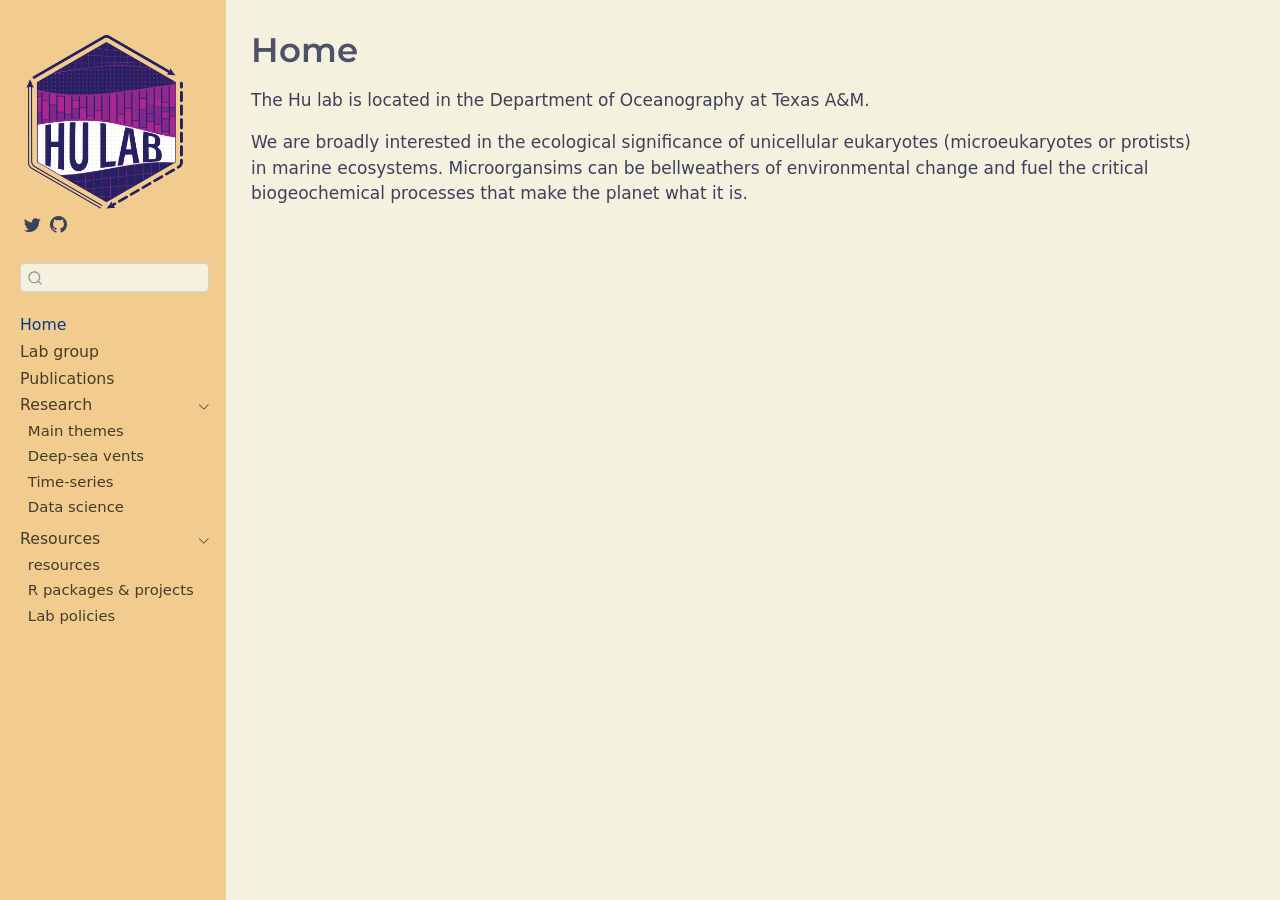
<file: docs/index 2.html>
<!DOCTYPE html>
<html xmlns="http://www.w3.org/1999/xhtml" lang="en" xml:lang="en"><head>

<meta charset="utf-8">
<meta name="generator" content="quarto-1.1.251">

<meta name="viewport" content="width=device-width, initial-scale=1.0, user-scalable=yes">


<title>Home</title>
<style>
code{white-space: pre-wrap;}
span.smallcaps{font-variant: small-caps;}
div.columns{display: flex; gap: min(4vw, 1.5em);}
div.column{flex: auto; overflow-x: auto;}
div.hanging-indent{margin-left: 1.5em; text-indent: -1.5em;}
ul.task-list{list-style: none;}
ul.task-list li input[type="checkbox"] {
  width: 0.8em;
  margin: 0 0.8em 0.2em -1.6em;
  vertical-align: middle;
}
</style>


<script src="site_libs/quarto-nav/quarto-nav.js"></script>
<script src="site_libs/quarto-nav/headroom.min.js"></script>
<script src="site_libs/clipboard/clipboard.min.js"></script>
<script src="site_libs/quarto-search/autocomplete.umd.js"></script>
<script src="site_libs/quarto-search/fuse.min.js"></script>
<script src="site_libs/quarto-search/quarto-search.js"></script>
<meta name="quarto:offset" content="./">
<script src="site_libs/quarto-html/quarto.js"></script>
<script src="site_libs/quarto-html/popper.min.js"></script>
<script src="site_libs/quarto-html/tippy.umd.min.js"></script>
<script src="site_libs/quarto-html/anchor.min.js"></script>
<link href="site_libs/quarto-html/tippy.css" rel="stylesheet">
<link href="site_libs/quarto-html/quarto-syntax-highlighting.css" rel="stylesheet" id="quarto-text-highlighting-styles">
<script src="site_libs/bootstrap/bootstrap.min.js"></script>
<link href="site_libs/bootstrap/bootstrap-icons.css" rel="stylesheet">
<link href="site_libs/bootstrap/bootstrap.min.css" rel="stylesheet" id="quarto-bootstrap" data-mode="light">
<script id="quarto-search-options" type="application/json">{
  "location": "sidebar",
  "copy-button": false,
  "collapse-after": 3,
  "panel-placement": "start",
  "type": "textbox",
  "limit": 20,
  "language": {
    "search-no-results-text": "No results",
    "search-matching-documents-text": "matching documents",
    "search-copy-link-title": "Copy link to search",
    "search-hide-matches-text": "Hide additional matches",
    "search-more-match-text": "more match in this document",
    "search-more-matches-text": "more matches in this document",
    "search-clear-button-title": "Clear",
    "search-detached-cancel-button-title": "Cancel",
    "search-submit-button-title": "Submit"
  }
}</script>


<link rel="stylesheet" href="styles.css">
</head>

<body class="nav-sidebar docked fullcontent">

<div id="quarto-search-results"></div>
  <header id="quarto-header" class="headroom fixed-top">
  <nav class="quarto-secondary-nav" data-bs-toggle="collapse" data-bs-target="#quarto-sidebar" aria-controls="quarto-sidebar" aria-expanded="false" aria-label="Toggle sidebar navigation" onclick="if (window.quartoToggleHeadroom) { window.quartoToggleHeadroom(); }">
    <div class="container-fluid d-flex justify-content-between">
      <h1 class="quarto-secondary-nav-title">Home</h1>
      <button type="button" class="quarto-btn-toggle btn" aria-label="Show secondary navigation">
        <i class="bi bi-chevron-right"></i>
      </button>
    </div>
  </nav>
</header>
<!-- content -->
<div id="quarto-content" class="quarto-container page-columns page-rows-contents page-layout-article">
<!-- sidebar -->
  <nav id="quarto-sidebar" class="sidebar collapse sidebar-navigation docked overflow-auto">
    <div class="pt-lg-2 mt-2 text-left sidebar-header">
      <a href="./" class="sidebar-logo-link">
      <img src="./images/Hu Lab Logo Final-01.png" alt="" class="sidebar-logo py-0 d-lg-inline d-none">
      </a>
      <div class="sidebar-tools-main tools-wide">
    <a href="https://twitter.com/shu251" title="" class="sidebar-tool px-1"><i class="bi bi-twitter"></i></a>
    <a href="https://github.com/shu251" title="" class="sidebar-tool px-1"><i class="bi bi-github"></i></a>
    <a href="https://scholar.google.com/citations?user=9CI91CMAAAAJ&amp;hl=en" title="" class="sidebar-tool px-1"><i class="bi bi-scholar"></i></a>
</div>
      </div>
      <div class="mt-2 flex-shrink-0 align-items-center">
        <div class="sidebar-search">
        <div id="quarto-search" class="" title="Search"></div>
        </div>
      </div>
    <div class="sidebar-menu-container"> 
    <ul class="list-unstyled mt-1">
        <li class="sidebar-item">
  <div class="sidebar-item-container"> 
  <a href="./index.html" class="sidebar-item-text sidebar-link active">Home</a>
  </div>
</li>
        <li class="sidebar-item">
  <div class="sidebar-item-container"> 
  <a href="./team.html" class="sidebar-item-text sidebar-link">Lab group</a>
  </div>
</li>
        <li class="sidebar-item">
  <div class="sidebar-item-container"> 
  <a href="./publications.html" class="sidebar-item-text sidebar-link">Publications</a>
  </div>
</li>
        <li class="sidebar-item sidebar-item-section">
      <div class="sidebar-item-container"> 
            <a class="sidebar-item-text sidebar-link text-start" data-bs-toggle="collapse" data-bs-target="#quarto-sidebar-section-1" aria-expanded="true">Research</a>
          <a class="sidebar-item-toggle text-start" data-bs-toggle="collapse" data-bs-target="#quarto-sidebar-section-1" aria-expanded="true">
            <i class="bi bi-chevron-right ms-2"></i>
          </a> 
      </div>
      <ul id="quarto-sidebar-section-1" class="collapse list-unstyled sidebar-section depth1 show">  
          <li class="sidebar-item">
  <div class="sidebar-item-container"> 
  <a href="./projects.html" class="sidebar-item-text sidebar-link">Main themes</a>
  </div>
</li>
          <li class="sidebar-item">
  <div class="sidebar-item-container"> 
  <a href="./deepsea-vents.html" class="sidebar-item-text sidebar-link">Deep-sea vents</a>
  </div>
</li>
          <li class="sidebar-item">
  <div class="sidebar-item-container"> 
  <a href="./time-series.html" class="sidebar-item-text sidebar-link">Time-series</a>
  </div>
</li>
          <li class="sidebar-item">
  <div class="sidebar-item-container"> 
  <a href="./data-science.html" class="sidebar-item-text sidebar-link">Data science</a>
  </div>
</li>
      </ul>
  </li>
        <li class="sidebar-item sidebar-item-section">
      <div class="sidebar-item-container"> 
            <a class="sidebar-item-text sidebar-link text-start" data-bs-toggle="collapse" data-bs-target="#quarto-sidebar-section-2" aria-expanded="true">Resources</a>
          <a class="sidebar-item-toggle text-start" data-bs-toggle="collapse" data-bs-target="#quarto-sidebar-section-2" aria-expanded="true">
            <i class="bi bi-chevron-right ms-2"></i>
          </a> 
      </div>
      <ul id="quarto-sidebar-section-2" class="collapse list-unstyled sidebar-section depth1 show">  
          <li class="sidebar-item">
  <div class="sidebar-item-container"> 
  <a href="./resources.html" class="sidebar-item-text sidebar-link">resources</a>
  </div>
</li>
          <li class="sidebar-item">
  <div class="sidebar-item-container"> 
  <a href="./r-packages.html" class="sidebar-item-text sidebar-link">R packages &amp; projects</a>
  </div>
</li>
          <li class="sidebar-item">
  <div class="sidebar-item-container"> 
  <a href="./lab-policies.html" class="sidebar-item-text sidebar-link">Lab policies</a>
  </div>
</li>
      </ul>
  </li>
    </ul>
    </div>
</nav>
<!-- margin-sidebar -->
    
<!-- main -->
<main class="content" id="quarto-document-content">

<header id="title-block-header" class="quarto-title-block default">
<div class="quarto-title">
<h1 class="title d-none d-lg-block">Home</h1>
</div>



<div class="quarto-title-meta">

    
    
  </div>
  

</header>

<p>The Hu lab is located in the Department of Oceanography at Texas A&amp;M.</p>
<p>We are broadly interested in the ecological significance of unicellular eukaryotes (microeukaryotes or protists) in marine ecosystems. Microorgansims can be bellweathers of environmental change and fuel the critical biogeochemical processes that make the planet what it is.</p>



</main> <!-- /main -->
<script id="quarto-html-after-body" type="application/javascript">
window.document.addEventListener("DOMContentLoaded", function (event) {
  const toggleBodyColorMode = (bsSheetEl) => {
    const mode = bsSheetEl.getAttribute("data-mode");
    const bodyEl = window.document.querySelector("body");
    if (mode === "dark") {
      bodyEl.classList.add("quarto-dark");
      bodyEl.classList.remove("quarto-light");
    } else {
      bodyEl.classList.add("quarto-light");
      bodyEl.classList.remove("quarto-dark");
    }
  }
  const toggleBodyColorPrimary = () => {
    const bsSheetEl = window.document.querySelector("link#quarto-bootstrap");
    if (bsSheetEl) {
      toggleBodyColorMode(bsSheetEl);
    }
  }
  toggleBodyColorPrimary();  
  const icon = "";
  const anchorJS = new window.AnchorJS();
  anchorJS.options = {
    placement: 'right',
    icon: icon
  };
  anchorJS.add('.anchored');
  const clipboard = new window.ClipboardJS('.code-copy-button', {
    target: function(trigger) {
      return trigger.previousElementSibling;
    }
  });
  clipboard.on('success', function(e) {
    // button target
    const button = e.trigger;
    // don't keep focus
    button.blur();
    // flash "checked"
    button.classList.add('code-copy-button-checked');
    var currentTitle = button.getAttribute("title");
    button.setAttribute("title", "Copied!");
    setTimeout(function() {
      button.setAttribute("title", currentTitle);
      button.classList.remove('code-copy-button-checked');
    }, 1000);
    // clear code selection
    e.clearSelection();
  });
  function tippyHover(el, contentFn) {
    const config = {
      allowHTML: true,
      content: contentFn,
      maxWidth: 500,
      delay: 100,
      arrow: false,
      appendTo: function(el) {
          return el.parentElement;
      },
      interactive: true,
      interactiveBorder: 10,
      theme: 'quarto',
      placement: 'bottom-start'
    };
    window.tippy(el, config); 
  }
  const noterefs = window.document.querySelectorAll('a[role="doc-noteref"]');
  for (var i=0; i<noterefs.length; i++) {
    const ref = noterefs[i];
    tippyHover(ref, function() {
      // use id or data attribute instead here
      let href = ref.getAttribute('data-footnote-href') || ref.getAttribute('href');
      try { href = new URL(href).hash; } catch {}
      const id = href.replace(/^#\/?/, "");
      const note = window.document.getElementById(id);
      return note.innerHTML;
    });
  }
  var bibliorefs = window.document.querySelectorAll('a[role="doc-biblioref"]');
  for (var i=0; i<bibliorefs.length; i++) {
    const ref = bibliorefs[i];
    const cites = ref.parentNode.getAttribute('data-cites').split(' ');
    tippyHover(ref, function() {
      var popup = window.document.createElement('div');
      cites.forEach(function(cite) {
        var citeDiv = window.document.createElement('div');
        citeDiv.classList.add('hanging-indent');
        citeDiv.classList.add('csl-entry');
        var biblioDiv = window.document.getElementById('ref-' + cite);
        if (biblioDiv) {
          citeDiv.innerHTML = biblioDiv.innerHTML;
        }
        popup.appendChild(citeDiv);
      });
      return popup.innerHTML;
    });
  }
});
</script>
</div> <!-- /content -->



</body></html>
</file>
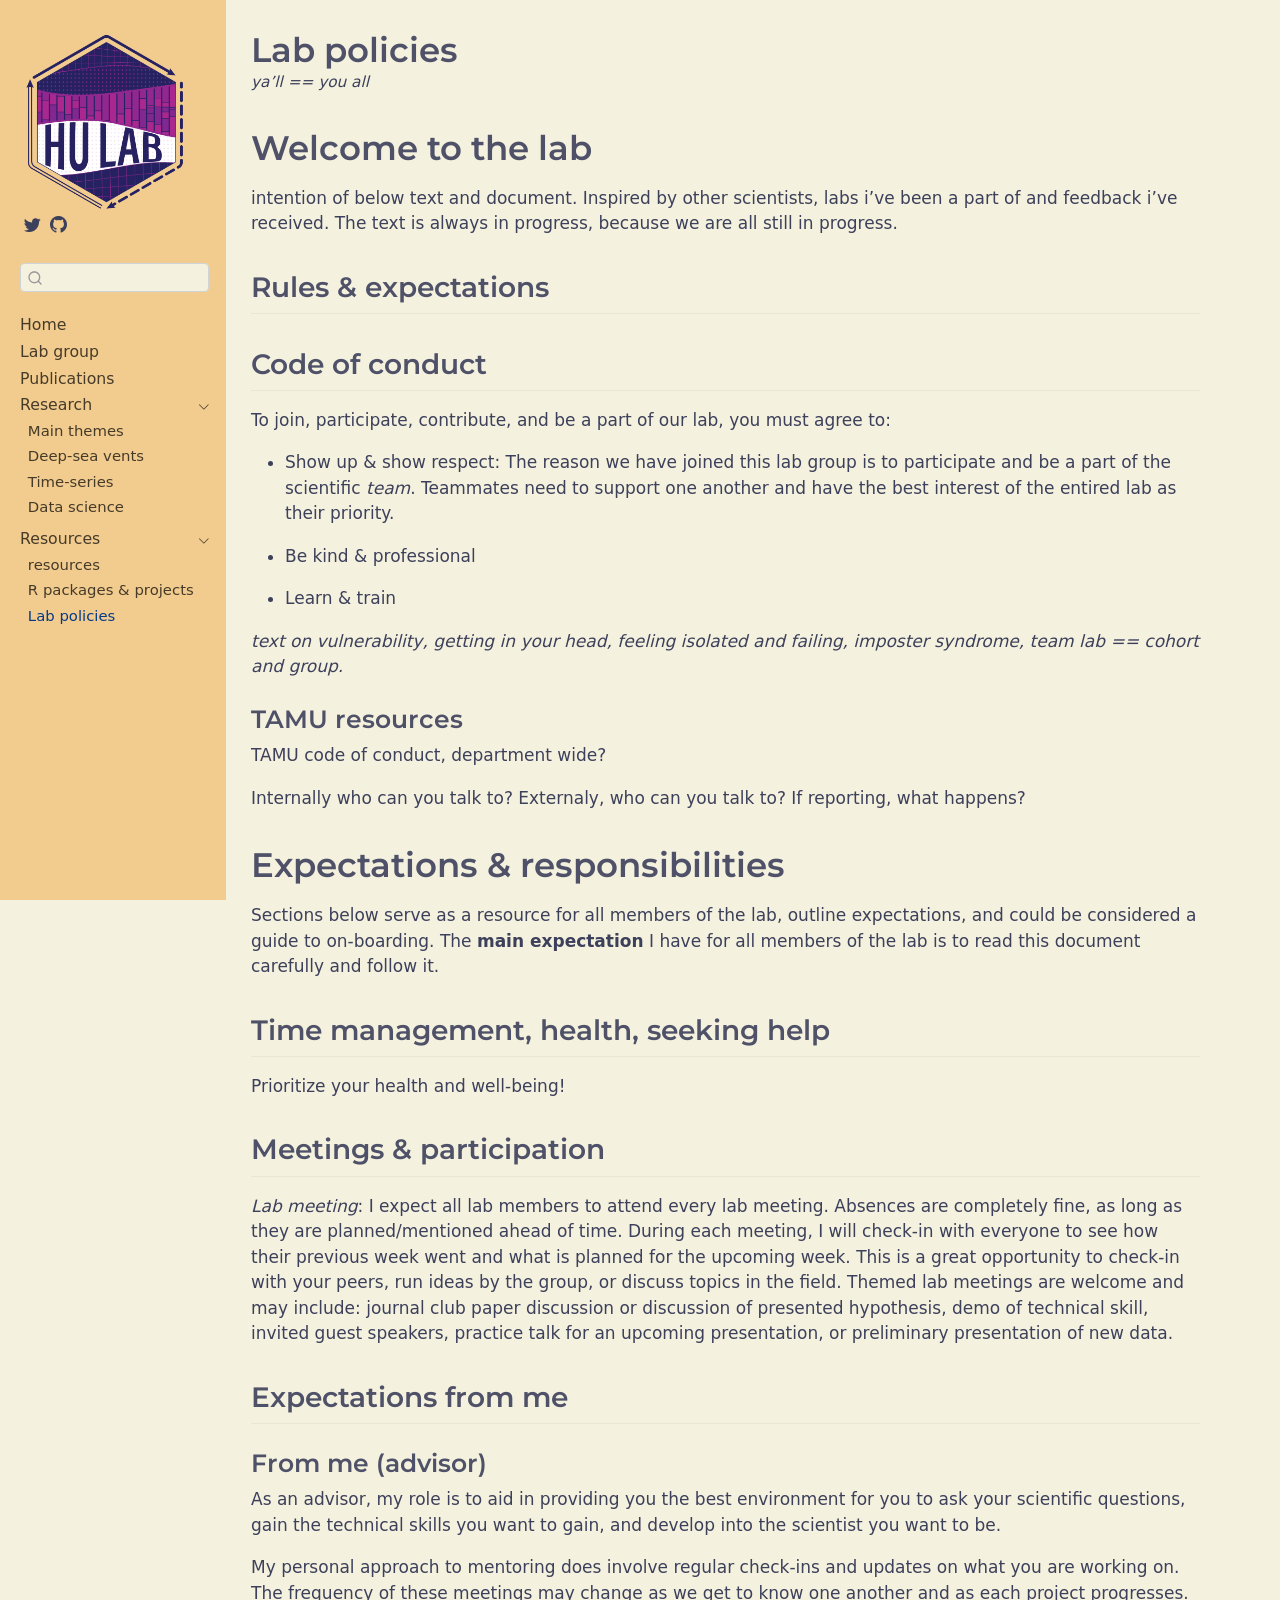
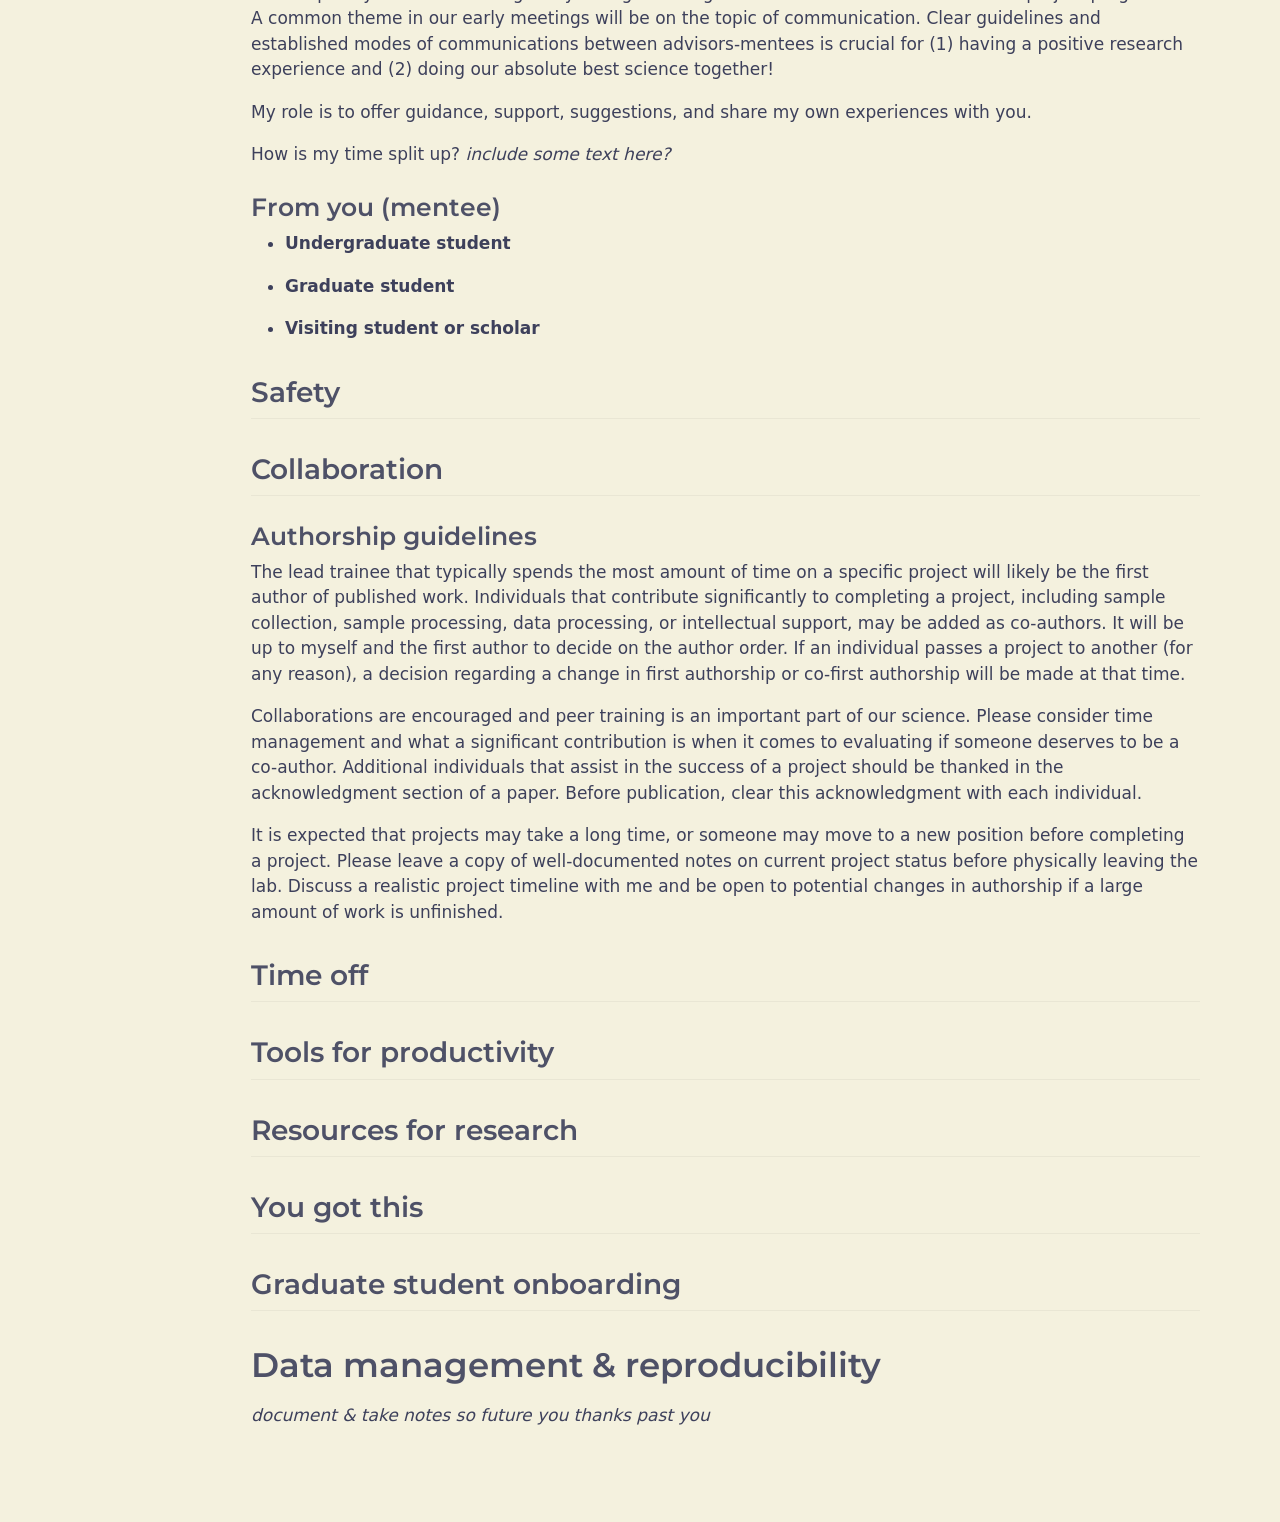
<file: docs/lab-policies 2.html>
<!DOCTYPE html>
<html xmlns="http://www.w3.org/1999/xhtml" lang="en" xml:lang="en"><head>

<meta charset="utf-8">
<meta name="generator" content="quarto-1.1.251">

<meta name="viewport" content="width=device-width, initial-scale=1.0, user-scalable=yes">

<meta name="description" content="ya’ll == you all">

<title>Lab policies</title>
<style>
code{white-space: pre-wrap;}
span.smallcaps{font-variant: small-caps;}
div.columns{display: flex; gap: min(4vw, 1.5em);}
div.column{flex: auto; overflow-x: auto;}
div.hanging-indent{margin-left: 1.5em; text-indent: -1.5em;}
ul.task-list{list-style: none;}
ul.task-list li input[type="checkbox"] {
  width: 0.8em;
  margin: 0 0.8em 0.2em -1.6em;
  vertical-align: middle;
}
</style>


<script src="site_libs/quarto-nav/quarto-nav.js"></script>
<script src="site_libs/quarto-nav/headroom.min.js"></script>
<script src="site_libs/clipboard/clipboard.min.js"></script>
<script src="site_libs/quarto-search/autocomplete.umd.js"></script>
<script src="site_libs/quarto-search/fuse.min.js"></script>
<script src="site_libs/quarto-search/quarto-search.js"></script>
<meta name="quarto:offset" content="./">
<script src="site_libs/quarto-html/quarto.js"></script>
<script src="site_libs/quarto-html/popper.min.js"></script>
<script src="site_libs/quarto-html/tippy.umd.min.js"></script>
<script src="site_libs/quarto-html/anchor.min.js"></script>
<link href="site_libs/quarto-html/tippy.css" rel="stylesheet">
<link href="site_libs/quarto-html/quarto-syntax-highlighting.css" rel="stylesheet" id="quarto-text-highlighting-styles">
<script src="site_libs/bootstrap/bootstrap.min.js"></script>
<link href="site_libs/bootstrap/bootstrap-icons.css" rel="stylesheet">
<link href="site_libs/bootstrap/bootstrap.min.css" rel="stylesheet" id="quarto-bootstrap" data-mode="light">
<script id="quarto-search-options" type="application/json">{
  "location": "sidebar",
  "copy-button": false,
  "collapse-after": 3,
  "panel-placement": "start",
  "type": "textbox",
  "limit": 20,
  "language": {
    "search-no-results-text": "No results",
    "search-matching-documents-text": "matching documents",
    "search-copy-link-title": "Copy link to search",
    "search-hide-matches-text": "Hide additional matches",
    "search-more-match-text": "more match in this document",
    "search-more-matches-text": "more matches in this document",
    "search-clear-button-title": "Clear",
    "search-detached-cancel-button-title": "Cancel",
    "search-submit-button-title": "Submit"
  }
}</script>


<link rel="stylesheet" href="styles.css">
</head>

<body class="nav-sidebar docked fullcontent">

<div id="quarto-search-results"></div>
  <header id="quarto-header" class="headroom fixed-top">
  <nav class="quarto-secondary-nav" data-bs-toggle="collapse" data-bs-target="#quarto-sidebar" aria-controls="quarto-sidebar" aria-expanded="false" aria-label="Toggle sidebar navigation" onclick="if (window.quartoToggleHeadroom) { window.quartoToggleHeadroom(); }">
    <div class="container-fluid d-flex justify-content-between">
      <h1 class="quarto-secondary-nav-title">Lab policies</h1>
      <button type="button" class="quarto-btn-toggle btn" aria-label="Show secondary navigation">
        <i class="bi bi-chevron-right"></i>
      </button>
    </div>
  </nav>
</header>
<!-- content -->
<div id="quarto-content" class="quarto-container page-columns page-rows-contents page-layout-article">
<!-- sidebar -->
  <nav id="quarto-sidebar" class="sidebar collapse sidebar-navigation docked overflow-auto">
    <div class="pt-lg-2 mt-2 text-left sidebar-header">
      <a href="./" class="sidebar-logo-link">
      <img src="./images/Hu Lab Logo Final-01.png" alt="" class="sidebar-logo py-0 d-lg-inline d-none">
      </a>
      <div class="sidebar-tools-main tools-wide">
    <a href="https://twitter.com/shu251" title="" class="sidebar-tool px-1"><i class="bi bi-twitter"></i></a>
    <a href="https://github.com/shu251" title="" class="sidebar-tool px-1"><i class="bi bi-github"></i></a>
    <a href="https://scholar.google.com/citations?user=9CI91CMAAAAJ&amp;hl=en" title="" class="sidebar-tool px-1"><i class="bi bi-scholar"></i></a>
</div>
      </div>
      <div class="mt-2 flex-shrink-0 align-items-center">
        <div class="sidebar-search">
        <div id="quarto-search" class="" title="Search"></div>
        </div>
      </div>
    <div class="sidebar-menu-container"> 
    <ul class="list-unstyled mt-1">
        <li class="sidebar-item">
  <div class="sidebar-item-container"> 
  <a href="./index.html" class="sidebar-item-text sidebar-link">Home</a>
  </div>
</li>
        <li class="sidebar-item">
  <div class="sidebar-item-container"> 
  <a href="./team.html" class="sidebar-item-text sidebar-link">Lab group</a>
  </div>
</li>
        <li class="sidebar-item">
  <div class="sidebar-item-container"> 
  <a href="./publications.html" class="sidebar-item-text sidebar-link">Publications</a>
  </div>
</li>
        <li class="sidebar-item sidebar-item-section">
      <div class="sidebar-item-container"> 
            <a class="sidebar-item-text sidebar-link text-start" data-bs-toggle="collapse" data-bs-target="#quarto-sidebar-section-1" aria-expanded="true">Research</a>
          <a class="sidebar-item-toggle text-start" data-bs-toggle="collapse" data-bs-target="#quarto-sidebar-section-1" aria-expanded="true">
            <i class="bi bi-chevron-right ms-2"></i>
          </a> 
      </div>
      <ul id="quarto-sidebar-section-1" class="collapse list-unstyled sidebar-section depth1 show">  
          <li class="sidebar-item">
  <div class="sidebar-item-container"> 
  <a href="./projects.html" class="sidebar-item-text sidebar-link">Main themes</a>
  </div>
</li>
          <li class="sidebar-item">
  <div class="sidebar-item-container"> 
  <a href="./deepsea-vents.html" class="sidebar-item-text sidebar-link">Deep-sea vents</a>
  </div>
</li>
          <li class="sidebar-item">
  <div class="sidebar-item-container"> 
  <a href="./time-series.html" class="sidebar-item-text sidebar-link">Time-series</a>
  </div>
</li>
          <li class="sidebar-item">
  <div class="sidebar-item-container"> 
  <a href="./data-science.html" class="sidebar-item-text sidebar-link">Data science</a>
  </div>
</li>
      </ul>
  </li>
        <li class="sidebar-item sidebar-item-section">
      <div class="sidebar-item-container"> 
            <a class="sidebar-item-text sidebar-link text-start" data-bs-toggle="collapse" data-bs-target="#quarto-sidebar-section-2" aria-expanded="true">Resources</a>
          <a class="sidebar-item-toggle text-start" data-bs-toggle="collapse" data-bs-target="#quarto-sidebar-section-2" aria-expanded="true">
            <i class="bi bi-chevron-right ms-2"></i>
          </a> 
      </div>
      <ul id="quarto-sidebar-section-2" class="collapse list-unstyled sidebar-section depth1 show">  
          <li class="sidebar-item">
  <div class="sidebar-item-container"> 
  <a href="./resources.html" class="sidebar-item-text sidebar-link">resources</a>
  </div>
</li>
          <li class="sidebar-item">
  <div class="sidebar-item-container"> 
  <a href="./r-packages.html" class="sidebar-item-text sidebar-link">R packages &amp; projects</a>
  </div>
</li>
          <li class="sidebar-item">
  <div class="sidebar-item-container"> 
  <a href="./lab-policies.html" class="sidebar-item-text sidebar-link active">Lab policies</a>
  </div>
</li>
      </ul>
  </li>
    </ul>
    </div>
</nav>
<!-- margin-sidebar -->
    
<!-- main -->
<main class="content" id="quarto-document-content">

<header id="title-block-header" class="quarto-title-block default">
<div class="quarto-title">
<h1 class="title d-none d-lg-block">Lab policies</h1>
</div>

<div>
  <div class="description">
    <p><em>ya’ll == you all</em></p>
  </div>
</div>


<div class="quarto-title-meta">

    
    
  </div>
  

</header>

<section id="welcome-to-the-lab" class="level1">
<h1>Welcome to the lab</h1>
<p>intention of below text and document. Inspired by other scientists, labs i’ve been a part of and feedback i’ve received. The text is always in progress, because we are all still in progress.</p>
<section id="rules-expectations" class="level2">
<h2 class="anchored" data-anchor-id="rules-expectations">Rules &amp; expectations</h2>
</section>
<section id="code-of-conduct" class="level2">
<h2 class="anchored" data-anchor-id="code-of-conduct">Code of conduct</h2>
<p>To join, participate, contribute, and be a part of our lab, you must agree to:</p>
<ul>
<li><p>Show up &amp; show respect: The reason we have joined this lab group is to participate and be a part of the scientific <em>team</em>. Teammates need to support one another and have the best interest of the entired lab as their priority.</p></li>
<li><p>Be kind &amp; professional</p></li>
<li><p>Learn &amp; train</p></li>
</ul>
<p><em>text on vulnerability, getting in your head, feeling isolated and failing, imposter syndrome, team lab == cohort and group.</em></p>
<section id="tamu-resources" class="level3">
<h3 class="anchored" data-anchor-id="tamu-resources">TAMU resources</h3>
<p>TAMU code of conduct, department wide?</p>
<p>Internally who can you talk to? Externaly, who can you talk to? If reporting, what happens?</p>
</section>
</section>
</section>
<section id="expectations-responsibilities" class="level1">
<h1>Expectations &amp; responsibilities</h1>
<p>Sections below serve as a resource for all members of the lab, outline expectations, and could be considered a guide to on-boarding. The <strong>main expectation</strong> I have for all members of the lab is to read this document carefully and follow it.</p>
<section id="time-management-health-seeking-help" class="level2">
<h2 class="anchored" data-anchor-id="time-management-health-seeking-help">Time management, health, seeking help</h2>
<p>Prioritize your health and well-being!</p>
</section>
<section id="meetings-participation" class="level2">
<h2 class="anchored" data-anchor-id="meetings-participation">Meetings &amp; participation</h2>
<p><em>Lab meeting</em>: I expect all lab members to attend every lab meeting. Absences are completely fine, as long as they are planned/mentioned ahead of time. During each meeting, I will check-in with everyone to see how their previous week went and what is planned for the upcoming week. This is a great opportunity to check-in with your peers, run ideas by the group, or discuss topics in the field. Themed lab meetings are welcome and may include: journal club paper discussion or discussion of presented hypothesis, demo of technical skill, invited guest speakers, practice talk for an upcoming presentation, or preliminary presentation of new data.</p>
</section>
<section id="expectations-from-me" class="level2">
<h2 class="anchored" data-anchor-id="expectations-from-me">Expectations from me</h2>
<section id="from-me-advisor" class="level3">
<h3 class="anchored" data-anchor-id="from-me-advisor">From me (advisor)</h3>
<p>As an advisor, my role is to aid in providing you the best environment for you to ask your scientific questions, gain the technical skills you want to gain, and develop into the scientist you want to be.</p>
<p>My personal approach to mentoring does involve regular check-ins and updates on what you are working on. The frequency of these meetings may change as we get to know one another and as each project progresses. A common theme in our early meetings will be on the topic of communication. Clear guidelines and established modes of communications between advisors-mentees is crucial for (1) having a positive research experience and (2) doing our absolute best science together!</p>
<p>My role is to offer guidance, support, suggestions, and share my own experiences with you.</p>
<p>How is my time split up? <em>include some text here?</em></p>
</section>
<section id="from-you-mentee" class="level3">
<h3 class="anchored" data-anchor-id="from-you-mentee">From you (mentee)</h3>
<ul>
<li><p><strong>Undergraduate student</strong></p></li>
<li><p><strong>Graduate student</strong></p></li>
<li><p><strong>Visiting student or scholar</strong></p></li>
</ul>
</section>
</section>
<section id="safety" class="level2">
<h2 class="anchored" data-anchor-id="safety">Safety</h2>
</section>
<section id="collaboration" class="level2">
<h2 class="anchored" data-anchor-id="collaboration">Collaboration</h2>
<section id="authorship-guidelines" class="level3">
<h3 class="anchored" data-anchor-id="authorship-guidelines">Authorship guidelines</h3>
<p>The lead trainee that typically spends the most amount of time on a specific project will likely be the first author of published work. Individuals that contribute significantly to completing a project, including sample collection, sample processing, data processing, or intellectual support, may be added as co-authors. It will be up to myself and the first author to decide on the author order. If an individual passes a project to another (for any reason), a decision regarding a change in first authorship or co-first authorship will be made at that time.</p>
<p>Collaborations are encouraged and peer training is an important part of our science. Please consider time management and what a significant contribution is when it comes to evaluating if someone deserves to be a co-author. Additional individuals that assist in the success of a project should be thanked in the acknowledgment section of a paper. Before publication, clear this acknowledgment with each individual.</p>
<p>It is expected that projects may take a long time, or someone may move to a new position before completing a project. Please leave a copy of well-documented notes on current project status before physically leaving the lab. Discuss a realistic project timeline with me and be open to potential changes in authorship if a large amount of work is unfinished.</p>
</section>
</section>
<section id="time-off" class="level2">
<h2 class="anchored" data-anchor-id="time-off">Time off</h2>
</section>
<section id="tools-for-productivity" class="level2">
<h2 class="anchored" data-anchor-id="tools-for-productivity">Tools for productivity</h2>
</section>
<section id="resources-for-research" class="level2">
<h2 class="anchored" data-anchor-id="resources-for-research">Resources for research</h2>
</section>
<section id="you-got-this" class="level2">
<h2 class="anchored" data-anchor-id="you-got-this">You got this</h2>
</section>
<section id="graduate-student-onboarding" class="level2">
<h2 class="anchored" data-anchor-id="graduate-student-onboarding">Graduate student onboarding</h2>
</section>
</section>
<section id="data-management-reproducibility" class="level1">
<h1>Data management &amp; reproducibility</h1>
<p><em>document &amp; take notes so future you thanks past you</em></p>


</section>

</main> <!-- /main -->
<script id="quarto-html-after-body" type="application/javascript">
window.document.addEventListener("DOMContentLoaded", function (event) {
  const toggleBodyColorMode = (bsSheetEl) => {
    const mode = bsSheetEl.getAttribute("data-mode");
    const bodyEl = window.document.querySelector("body");
    if (mode === "dark") {
      bodyEl.classList.add("quarto-dark");
      bodyEl.classList.remove("quarto-light");
    } else {
      bodyEl.classList.add("quarto-light");
      bodyEl.classList.remove("quarto-dark");
    }
  }
  const toggleBodyColorPrimary = () => {
    const bsSheetEl = window.document.querySelector("link#quarto-bootstrap");
    if (bsSheetEl) {
      toggleBodyColorMode(bsSheetEl);
    }
  }
  toggleBodyColorPrimary();  
  const icon = "";
  const anchorJS = new window.AnchorJS();
  anchorJS.options = {
    placement: 'right',
    icon: icon
  };
  anchorJS.add('.anchored');
  const clipboard = new window.ClipboardJS('.code-copy-button', {
    target: function(trigger) {
      return trigger.previousElementSibling;
    }
  });
  clipboard.on('success', function(e) {
    // button target
    const button = e.trigger;
    // don't keep focus
    button.blur();
    // flash "checked"
    button.classList.add('code-copy-button-checked');
    var currentTitle = button.getAttribute("title");
    button.setAttribute("title", "Copied!");
    setTimeout(function() {
      button.setAttribute("title", currentTitle);
      button.classList.remove('code-copy-button-checked');
    }, 1000);
    // clear code selection
    e.clearSelection();
  });
  function tippyHover(el, contentFn) {
    const config = {
      allowHTML: true,
      content: contentFn,
      maxWidth: 500,
      delay: 100,
      arrow: false,
      appendTo: function(el) {
          return el.parentElement;
      },
      interactive: true,
      interactiveBorder: 10,
      theme: 'quarto',
      placement: 'bottom-start'
    };
    window.tippy(el, config); 
  }
  const noterefs = window.document.querySelectorAll('a[role="doc-noteref"]');
  for (var i=0; i<noterefs.length; i++) {
    const ref = noterefs[i];
    tippyHover(ref, function() {
      // use id or data attribute instead here
      let href = ref.getAttribute('data-footnote-href') || ref.getAttribute('href');
      try { href = new URL(href).hash; } catch {}
      const id = href.replace(/^#\/?/, "");
      const note = window.document.getElementById(id);
      return note.innerHTML;
    });
  }
  var bibliorefs = window.document.querySelectorAll('a[role="doc-biblioref"]');
  for (var i=0; i<bibliorefs.length; i++) {
    const ref = bibliorefs[i];
    const cites = ref.parentNode.getAttribute('data-cites').split(' ');
    tippyHover(ref, function() {
      var popup = window.document.createElement('div');
      cites.forEach(function(cite) {
        var citeDiv = window.document.createElement('div');
        citeDiv.classList.add('hanging-indent');
        citeDiv.classList.add('csl-entry');
        var biblioDiv = window.document.getElementById('ref-' + cite);
        if (biblioDiv) {
          citeDiv.innerHTML = biblioDiv.innerHTML;
        }
        popup.appendChild(citeDiv);
      });
      return popup.innerHTML;
    });
  }
});
</script>
</div> <!-- /content -->



</body></html>
</file>
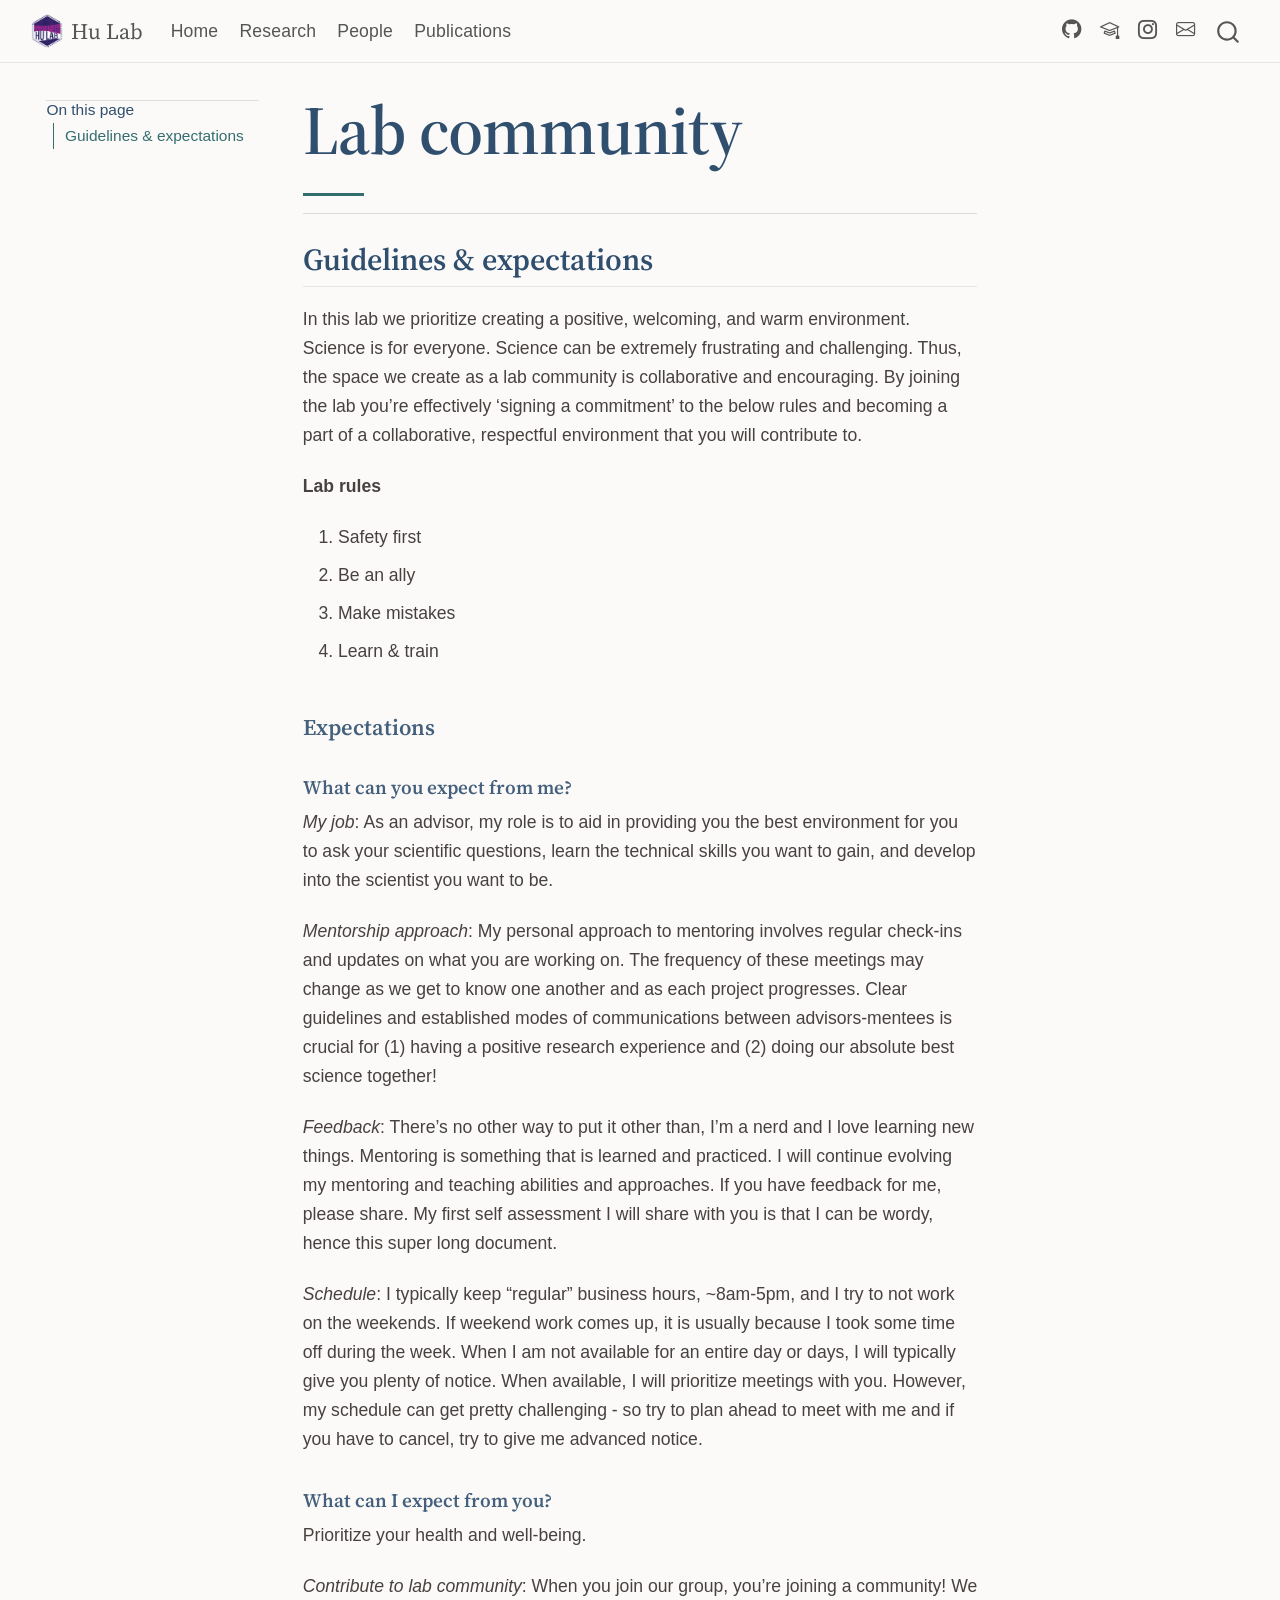
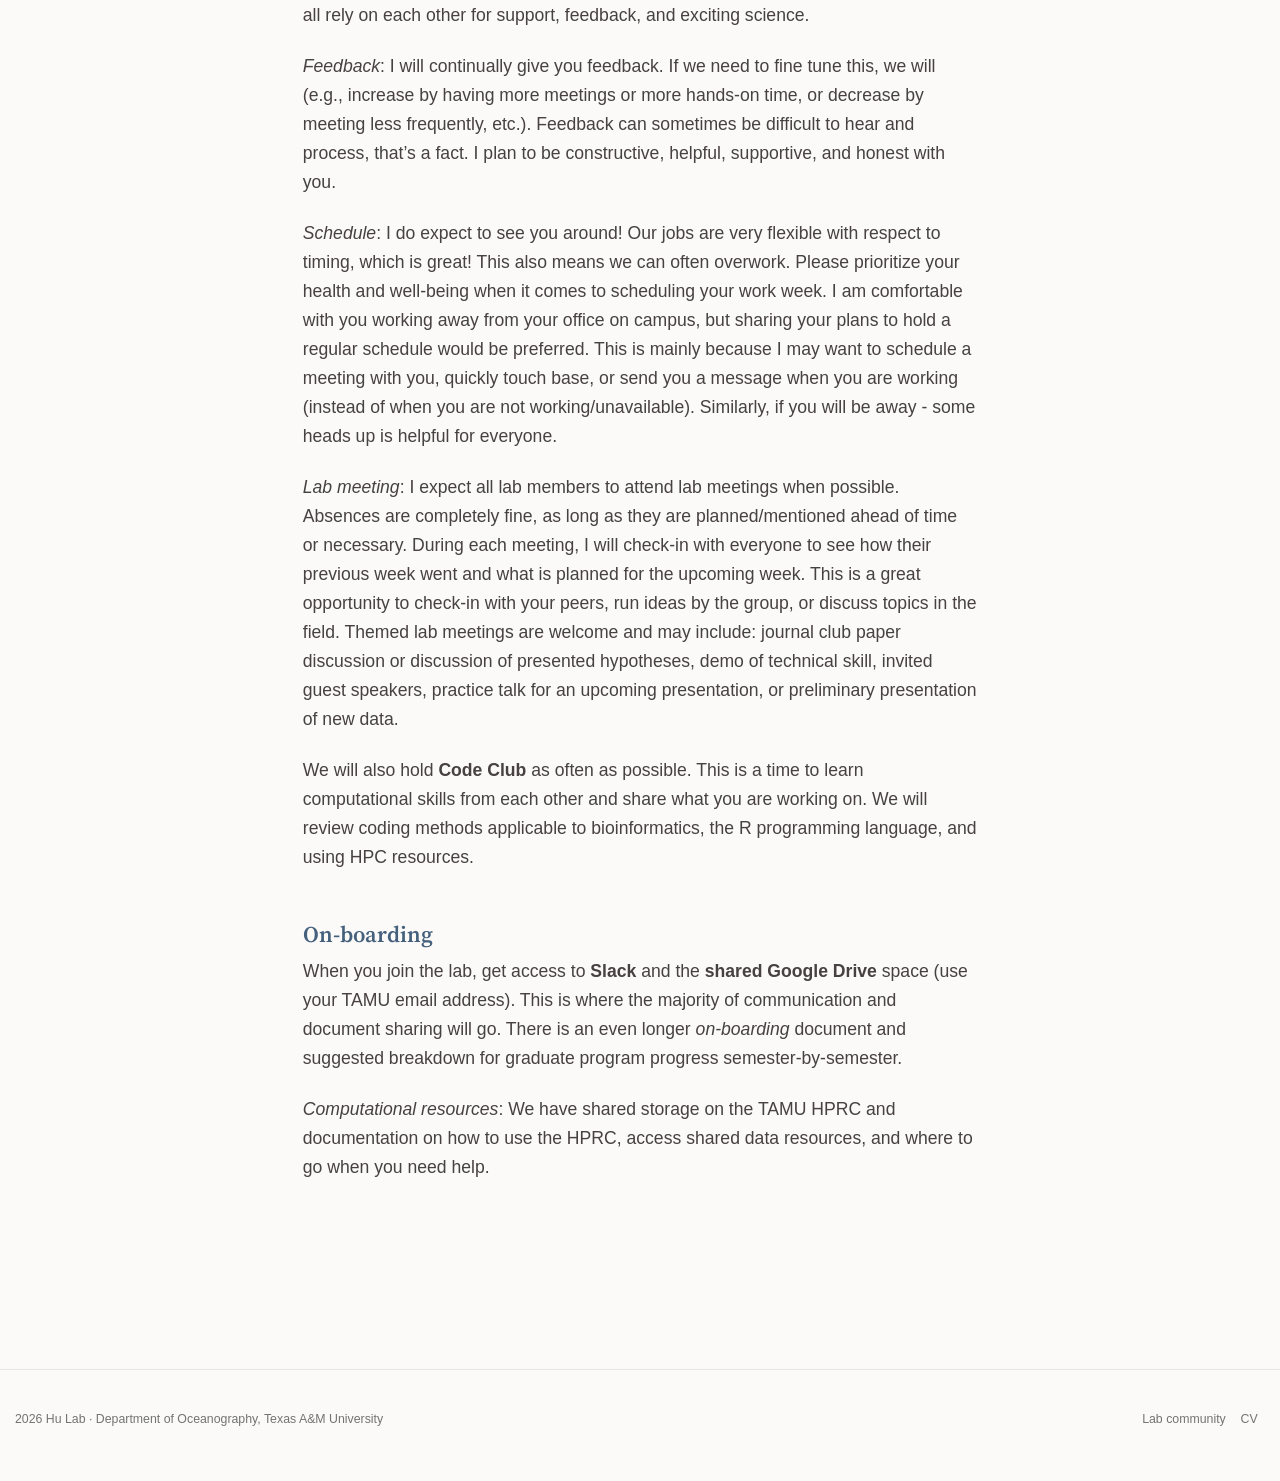
<file: docs/lab-policies.html>
<!DOCTYPE html>
<html xmlns="http://www.w3.org/1999/xhtml" lang="en" xml:lang="en"><head>

<meta charset="utf-8">
<meta name="generator" content="quarto-1.8.26">

<meta name="viewport" content="width=device-width, initial-scale=1.0, user-scalable=yes">


<title>Lab community – Hu Lab</title>
<style>
code{white-space: pre-wrap;}
span.smallcaps{font-variant: small-caps;}
div.columns{display: flex; gap: min(4vw, 1.5em);}
div.column{flex: auto; overflow-x: auto;}
div.hanging-indent{margin-left: 1.5em; text-indent: -1.5em;}
ul.task-list{list-style: none;}
ul.task-list li input[type="checkbox"] {
  width: 0.8em;
  margin: 0 0.8em 0.2em -1em; /* quarto-specific, see https://github.com/quarto-dev/quarto-cli/issues/4556 */ 
  vertical-align: middle;
}
</style>


<script src="site_libs/quarto-nav/quarto-nav.js"></script>
<script src="site_libs/clipboard/clipboard.min.js"></script>
<script src="site_libs/quarto-search/autocomplete.umd.js"></script>
<script src="site_libs/quarto-search/fuse.min.js"></script>
<script src="site_libs/quarto-search/quarto-search.js"></script>
<meta name="quarto:offset" content="./">
<link href="./images/logos/hu-lab-logo.png" rel="icon" type="image/png">
<script src="site_libs/quarto-html/quarto.js" type="module"></script>
<script src="site_libs/quarto-html/tabsets/tabsets.js" type="module"></script>
<script src="site_libs/quarto-html/axe/axe-check.js" type="module"></script>
<script src="site_libs/quarto-html/popper.min.js"></script>
<script src="site_libs/quarto-html/tippy.umd.min.js"></script>
<script src="site_libs/quarto-html/anchor.min.js"></script>
<link href="site_libs/quarto-html/tippy.css" rel="stylesheet">
<link href="site_libs/quarto-html/quarto-syntax-highlighting-2472106bbce68d82fbf3aa10fe7bffef.css" rel="stylesheet" class="quarto-color-scheme" id="quarto-text-highlighting-styles">
<link href="site_libs/quarto-html/quarto-syntax-highlighting-dark-381e10936b0e88757698ee15f2166234.css" rel="stylesheet" class="quarto-color-scheme quarto-color-alternate" id="quarto-text-highlighting-styles">
<link href="site_libs/quarto-html/quarto-syntax-highlighting-2472106bbce68d82fbf3aa10fe7bffef.css" rel="stylesheet" class="quarto-color-scheme-extra" id="quarto-text-highlighting-styles">
<script src="site_libs/bootstrap/bootstrap.min.js"></script>
<link href="site_libs/bootstrap/bootstrap-icons.css" rel="stylesheet">
<link href="site_libs/bootstrap/bootstrap-805d200f521e5371c1c9c5e7819932b5.min.css" rel="stylesheet" append-hash="true" class="quarto-color-scheme" id="quarto-bootstrap" data-mode="light">
<link href="site_libs/bootstrap/bootstrap-dark-a4cb81c7a0dc760d511b2d08a62a94d5.min.css" rel="stylesheet" append-hash="true" class="quarto-color-scheme quarto-color-alternate" id="quarto-bootstrap" data-mode="light">
<link href="site_libs/bootstrap/bootstrap-805d200f521e5371c1c9c5e7819932b5.min.css" rel="stylesheet" append-hash="true" class="quarto-color-scheme-extra" id="quarto-bootstrap" data-mode="light">
<script id="quarto-search-options" type="application/json">{
  "location": "navbar",
  "copy-button": false,
  "collapse-after": 3,
  "panel-placement": "end",
  "type": "overlay",
  "limit": 50,
  "keyboard-shortcut": [
    "f",
    "/",
    "s"
  ],
  "show-item-context": false,
  "language": {
    "search-no-results-text": "No results",
    "search-matching-documents-text": "matching documents",
    "search-copy-link-title": "Copy link to search",
    "search-hide-matches-text": "Hide additional matches",
    "search-more-match-text": "more match in this document",
    "search-more-matches-text": "more matches in this document",
    "search-clear-button-title": "Clear",
    "search-text-placeholder": "",
    "search-detached-cancel-button-title": "Cancel",
    "search-submit-button-title": "Submit",
    "search-label": "Search"
  }
}</script>


</head>

<body class="floating nav-fixed quarto-light">

<div id="quarto-search-results"></div>
  <header id="quarto-header" class="headroom fixed-top">
    <nav class="navbar navbar-expand-lg " data-bs-theme="dark">
      <div class="navbar-container container-fluid">
      <div class="navbar-brand-container mx-auto">
    <a href="./index.html" class="navbar-brand navbar-brand-logo">
    <img src="./images/logos/hu-lab-logo.png" alt="Hu Lab logo" class="navbar-logo light-content">
    <img src="./images/logos/hu-lab-logo.png" alt="Hu Lab logo" class="navbar-logo dark-content">
    </a>
    <a class="navbar-brand" href="./index.html">
    <span class="navbar-title">Hu Lab</span>
    </a>
  </div>
            <div id="quarto-search" class="" title="Search"></div>
          <button class="navbar-toggler" type="button" data-bs-toggle="collapse" data-bs-target="#navbarCollapse" aria-controls="navbarCollapse" role="menu" aria-expanded="false" aria-label="Toggle navigation" onclick="if (window.quartoToggleHeadroom) { window.quartoToggleHeadroom(); }">
  <span class="navbar-toggler-icon"></span>
</button>
          <div class="collapse navbar-collapse" id="navbarCollapse">
            <ul class="navbar-nav navbar-nav-scroll me-auto">
  <li class="nav-item">
    <a class="nav-link" href="./index.html"> 
<span class="menu-text">Home</span></a>
  </li>  
  <li class="nav-item">
    <a class="nav-link" href="./research.html"> 
<span class="menu-text">Research</span></a>
  </li>  
  <li class="nav-item">
    <a class="nav-link" href="./team.html"> 
<span class="menu-text">People</span></a>
  </li>  
  <li class="nav-item">
    <a class="nav-link" href="./publications.html"> 
<span class="menu-text">Publications</span></a>
  </li>  
</ul>
            <ul class="navbar-nav navbar-nav-scroll ms-auto">
  <li class="nav-item compact">
    <a class="nav-link" href="https://github.com/shu251"> <i class="bi bi-github" role="img" aria-label="GitHub">
</i> 
<span class="menu-text"></span></a>
  </li>  
  <li class="nav-item compact">
    <a class="nav-link" href="https://scholar.google.com/citations?user=9CI91CMAAAAJ&amp;hl=en"> <i class="bi bi-mortarboard" role="img" aria-label="Google Scholar">
</i> 
<span class="menu-text"></span></a>
  </li>  
  <li class="nav-item compact">
    <a class="nav-link" href="https://www.instagram.com/microhukaryote/"> <i class="bi bi-instagram" role="img" aria-label="Instagram">
</i> 
<span class="menu-text"></span></a>
  </li>  
  <li class="nav-item compact">
    <a class="nav-link" href="mailto:skhu@tamu.edu"> <i class="bi bi-envelope" role="img" aria-label="Email">
</i> 
<span class="menu-text"></span></a>
  </li>  
</ul>
          </div> <!-- /navcollapse -->
            <div class="quarto-navbar-tools">
</div>
      </div> <!-- /container-fluid -->
    </nav>
</header>
<!-- content -->
<div id="quarto-content" class="quarto-container page-columns page-rows-contents page-layout-article page-navbar">
<!-- sidebar -->
  <nav id="quarto-sidebar" class="sidebar collapse collapse-horizontal quarto-sidebar-collapse-item sidebar-navigation floating overflow-auto">
    <nav id="TOC" role="doc-toc" class="toc-active">
    <h2 id="toc-title">On this page</h2>
   
  <ul class="collapse">
  <li><a href="#guidelines-expectations" id="toc-guidelines-expectations" class="nav-link active" data-scroll-target="#guidelines-expectations">Guidelines &amp; expectations</a></li>
  </ul>
</nav>
</nav>
<div id="quarto-sidebar-glass" class="quarto-sidebar-collapse-item" data-bs-toggle="collapse" data-bs-target=".quarto-sidebar-collapse-item"></div>
<!-- margin-sidebar -->
    <div id="quarto-margin-sidebar" class="sidebar margin-sidebar zindex-bottom">
    </div>
<!-- main -->
<main class="content" id="quarto-document-content">

<header id="title-block-header" class="quarto-title-block default">
<div class="quarto-title">
<h1 class="title">Lab community</h1>
</div>



<div class="quarto-title-meta">

    
  
    
  </div>
  


</header>


<section id="guidelines-expectations" class="level2">
<h2 class="anchored" data-anchor-id="guidelines-expectations">Guidelines &amp; expectations</h2>
<p>In this lab we prioritize creating a positive, welcoming, and warm environment. Science is for everyone. Science can be extremely frustrating and challenging. Thus, the space we create as a lab community is collaborative and encouraging. By joining the lab you’re effectively ‘signing a commitment’ to the below rules and becoming a part of a collaborative, respectful environment that you will contribute to.</p>
<p><strong>Lab rules</strong></p>
<ol type="1">
<li>Safety first</li>
<li>Be an ally</li>
<li>Make mistakes</li>
<li>Learn &amp; train</li>
</ol>
<section id="expectations" class="level3">
<h3 class="anchored" data-anchor-id="expectations">Expectations</h3>
<section id="what-can-you-expect-from-me" class="level4">
<h4 class="anchored" data-anchor-id="what-can-you-expect-from-me">What can you expect from me?</h4>
<p><em>My job</em>: As an advisor, my role is to aid in providing you the best environment for you to ask your scientific questions, learn the technical skills you want to gain, and develop into the scientist you want to be.</p>
<p><em>Mentorship approach</em>: My personal approach to mentoring involves regular check-ins and updates on what you are working on. The frequency of these meetings may change as we get to know one another and as each project progresses. Clear guidelines and established modes of communications between advisors-mentees is crucial for (1) having a positive research experience and (2) doing our absolute best science together!</p>
<p><em>Feedback</em>: There’s no other way to put it other than, I’m a nerd and I love learning new things. Mentoring is something that is learned and practiced. I will continue evolving my mentoring and teaching abilities and approaches. If you have feedback for me, please share. My first self assessment I will share with you is that I can be wordy, hence this super long document.</p>
<p><em>Schedule</em>: I typically keep “regular” business hours, ~8am-5pm, and I try to not work on the weekends. If weekend work comes up, it is usually because I took some time off during the week. When I am not available for an entire day or days, I will typically give you plenty of notice. When available, I will prioritize meetings with you. However, my schedule can get pretty challenging - so try to plan ahead to meet with me and if you have to cancel, try to give me advanced notice.</p>
</section>
<section id="what-can-i-expect-from-you" class="level4">
<h4 class="anchored" data-anchor-id="what-can-i-expect-from-you">What can I expect from you?</h4>
<p>Prioritize your health and well-being.</p>
<p><em>Contribute to lab community</em>: When you join our group, you’re joining a community! We all rely on each other for support, feedback, and exciting science.</p>
<p><em>Feedback</em>: I will continually give you feedback. If we need to fine tune this, we will (e.g., increase by having more meetings or more hands-on time, or decrease by meeting less frequently, etc.). Feedback can sometimes be difficult to hear and process, that’s a fact. I plan to be constructive, helpful, supportive, and honest with you.</p>
<p><em>Schedule</em>: I do expect to see you around! Our jobs are very flexible with respect to timing, which is great! This also means we can often overwork. Please prioritize your health and well-being when it comes to scheduling your work week. I am comfortable with you working away from your office on campus, but sharing your plans to hold a regular schedule would be preferred. This is mainly because I may want to schedule a meeting with you, quickly touch base, or send you a message when you are working (instead of when you are not working/unavailable). Similarly, if you will be away - some heads up is helpful for everyone.</p>
<p><em>Lab meeting</em>: I expect all lab members to attend lab meetings when possible. Absences are completely fine, as long as they are planned/mentioned ahead of time or necessary. During each meeting, I will check-in with everyone to see how their previous week went and what is planned for the upcoming week. This is a great opportunity to check-in with your peers, run ideas by the group, or discuss topics in the field. Themed lab meetings are welcome and may include: journal club paper discussion or discussion of presented hypotheses, demo of technical skill, invited guest speakers, practice talk for an upcoming presentation, or preliminary presentation of new data.</p>
<p>We will also hold <strong>Code Club</strong> as often as possible. This is a time to learn computational skills from each other and share what you are working on. We will review coding methods applicable to bioinformatics, the R programming language, and using HPC resources.</p>
</section>
</section>
<section id="on-boarding" class="level3">
<h3 class="anchored" data-anchor-id="on-boarding">On-boarding</h3>
<p>When you join the lab, get access to <strong>Slack</strong> and the <strong>shared Google Drive</strong> space (use your TAMU email address). This is where the majority of communication and document sharing will go. There is an even longer <em>on-boarding</em> document and suggested breakdown for graduate program progress semester-by-semester.</p>
<p><em>Computational resources</em>: We have shared storage on the TAMU HPRC and documentation on how to use the HPRC, access shared data resources, and where to go when you need help.</p>


</section>
</section>

</main> <!-- /main -->
<script id="quarto-html-after-body" type="application/javascript">
  window.document.addEventListener("DOMContentLoaded", function (event) {
    const icon = "";
    const anchorJS = new window.AnchorJS();
    anchorJS.options = {
      placement: 'right',
      icon: icon
    };
    anchorJS.add('.anchored');
    const isCodeAnnotation = (el) => {
      for (const clz of el.classList) {
        if (clz.startsWith('code-annotation-')) {                     
          return true;
        }
      }
      return false;
    }
    const onCopySuccess = function(e) {
      // button target
      const button = e.trigger;
      // don't keep focus
      button.blur();
      // flash "checked"
      button.classList.add('code-copy-button-checked');
      var currentTitle = button.getAttribute("title");
      button.setAttribute("title", "Copied!");
      let tooltip;
      if (window.bootstrap) {
        button.setAttribute("data-bs-toggle", "tooltip");
        button.setAttribute("data-bs-placement", "left");
        button.setAttribute("data-bs-title", "Copied!");
        tooltip = new bootstrap.Tooltip(button, 
          { trigger: "manual", 
            customClass: "code-copy-button-tooltip",
            offset: [0, -8]});
        tooltip.show();    
      }
      setTimeout(function() {
        if (tooltip) {
          tooltip.hide();
          button.removeAttribute("data-bs-title");
          button.removeAttribute("data-bs-toggle");
          button.removeAttribute("data-bs-placement");
        }
        button.setAttribute("title", currentTitle);
        button.classList.remove('code-copy-button-checked');
      }, 1000);
      // clear code selection
      e.clearSelection();
    }
    const getTextToCopy = function(trigger) {
      const outerScaffold = trigger.parentElement.cloneNode(true);
      const codeEl = outerScaffold.querySelector('code');
      for (const childEl of codeEl.children) {
        if (isCodeAnnotation(childEl)) {
          childEl.remove();
        }
      }
      return codeEl.innerText;
    }
    const clipboard = new window.ClipboardJS('.code-copy-button:not([data-in-quarto-modal])', {
      text: getTextToCopy
    });
    clipboard.on('success', onCopySuccess);
    if (window.document.getElementById('quarto-embedded-source-code-modal')) {
      const clipboardModal = new window.ClipboardJS('.code-copy-button[data-in-quarto-modal]', {
        text: getTextToCopy,
        container: window.document.getElementById('quarto-embedded-source-code-modal')
      });
      clipboardModal.on('success', onCopySuccess);
    }
      var localhostRegex = new RegExp(/^(?:http|https):\/\/localhost\:?[0-9]*\//);
      var mailtoRegex = new RegExp(/^mailto:/);
        var filterRegex = new RegExp("https:\/\/shu251\.github\.io\/sarah-hu\/");
      var isInternal = (href) => {
          return filterRegex.test(href) || localhostRegex.test(href) || mailtoRegex.test(href);
      }
      // Inspect non-navigation links and adorn them if external
     var links = window.document.querySelectorAll('a[href]:not(.nav-link):not(.navbar-brand):not(.toc-action):not(.sidebar-link):not(.sidebar-item-toggle):not(.pagination-link):not(.no-external):not([aria-hidden]):not(.dropdown-item):not(.quarto-navigation-tool):not(.about-link)');
      for (var i=0; i<links.length; i++) {
        const link = links[i];
        if (!isInternal(link.href)) {
          // undo the damage that might have been done by quarto-nav.js in the case of
          // links that we want to consider external
          if (link.dataset.originalHref !== undefined) {
            link.href = link.dataset.originalHref;
          }
        }
      }
    function tippyHover(el, contentFn, onTriggerFn, onUntriggerFn) {
      const config = {
        allowHTML: true,
        maxWidth: 500,
        delay: 100,
        arrow: false,
        appendTo: function(el) {
            return el.parentElement;
        },
        interactive: true,
        interactiveBorder: 10,
        theme: 'quarto',
        placement: 'bottom-start',
      };
      if (contentFn) {
        config.content = contentFn;
      }
      if (onTriggerFn) {
        config.onTrigger = onTriggerFn;
      }
      if (onUntriggerFn) {
        config.onUntrigger = onUntriggerFn;
      }
      window.tippy(el, config); 
    }
    const noterefs = window.document.querySelectorAll('a[role="doc-noteref"]');
    for (var i=0; i<noterefs.length; i++) {
      const ref = noterefs[i];
      tippyHover(ref, function() {
        // use id or data attribute instead here
        let href = ref.getAttribute('data-footnote-href') || ref.getAttribute('href');
        try { href = new URL(href).hash; } catch {}
        const id = href.replace(/^#\/?/, "");
        const note = window.document.getElementById(id);
        if (note) {
          return note.innerHTML;
        } else {
          return "";
        }
      });
    }
    const xrefs = window.document.querySelectorAll('a.quarto-xref');
    const processXRef = (id, note) => {
      // Strip column container classes
      const stripColumnClz = (el) => {
        el.classList.remove("page-full", "page-columns");
        if (el.children) {
          for (const child of el.children) {
            stripColumnClz(child);
          }
        }
      }
      stripColumnClz(note)
      if (id === null || id.startsWith('sec-')) {
        // Special case sections, only their first couple elements
        const container = document.createElement("div");
        if (note.children && note.children.length > 2) {
          container.appendChild(note.children[0].cloneNode(true));
          for (let i = 1; i < note.children.length; i++) {
            const child = note.children[i];
            if (child.tagName === "P" && child.innerText === "") {
              continue;
            } else {
              container.appendChild(child.cloneNode(true));
              break;
            }
          }
          if (window.Quarto?.typesetMath) {
            window.Quarto.typesetMath(container);
          }
          return container.innerHTML
        } else {
          if (window.Quarto?.typesetMath) {
            window.Quarto.typesetMath(note);
          }
          return note.innerHTML;
        }
      } else {
        // Remove any anchor links if they are present
        const anchorLink = note.querySelector('a.anchorjs-link');
        if (anchorLink) {
          anchorLink.remove();
        }
        if (window.Quarto?.typesetMath) {
          window.Quarto.typesetMath(note);
        }
        if (note.classList.contains("callout")) {
          return note.outerHTML;
        } else {
          return note.innerHTML;
        }
      }
    }
    for (var i=0; i<xrefs.length; i++) {
      const xref = xrefs[i];
      tippyHover(xref, undefined, function(instance) {
        instance.disable();
        let url = xref.getAttribute('href');
        let hash = undefined; 
        if (url.startsWith('#')) {
          hash = url;
        } else {
          try { hash = new URL(url).hash; } catch {}
        }
        if (hash) {
          const id = hash.replace(/^#\/?/, "");
          const note = window.document.getElementById(id);
          if (note !== null) {
            try {
              const html = processXRef(id, note.cloneNode(true));
              instance.setContent(html);
            } finally {
              instance.enable();
              instance.show();
            }
          } else {
            // See if we can fetch this
            fetch(url.split('#')[0])
            .then(res => res.text())
            .then(html => {
              const parser = new DOMParser();
              const htmlDoc = parser.parseFromString(html, "text/html");
              const note = htmlDoc.getElementById(id);
              if (note !== null) {
                const html = processXRef(id, note);
                instance.setContent(html);
              } 
            }).finally(() => {
              instance.enable();
              instance.show();
            });
          }
        } else {
          // See if we can fetch a full url (with no hash to target)
          // This is a special case and we should probably do some content thinning / targeting
          fetch(url)
          .then(res => res.text())
          .then(html => {
            const parser = new DOMParser();
            const htmlDoc = parser.parseFromString(html, "text/html");
            const note = htmlDoc.querySelector('main.content');
            if (note !== null) {
              // This should only happen for chapter cross references
              // (since there is no id in the URL)
              // remove the first header
              if (note.children.length > 0 && note.children[0].tagName === "HEADER") {
                note.children[0].remove();
              }
              const html = processXRef(null, note);
              instance.setContent(html);
            } 
          }).finally(() => {
            instance.enable();
            instance.show();
          });
        }
      }, function(instance) {
      });
    }
        let selectedAnnoteEl;
        const selectorForAnnotation = ( cell, annotation) => {
          let cellAttr = 'data-code-cell="' + cell + '"';
          let lineAttr = 'data-code-annotation="' +  annotation + '"';
          const selector = 'span[' + cellAttr + '][' + lineAttr + ']';
          return selector;
        }
        const selectCodeLines = (annoteEl) => {
          const doc = window.document;
          const targetCell = annoteEl.getAttribute("data-target-cell");
          const targetAnnotation = annoteEl.getAttribute("data-target-annotation");
          const annoteSpan = window.document.querySelector(selectorForAnnotation(targetCell, targetAnnotation));
          const lines = annoteSpan.getAttribute("data-code-lines").split(",");
          const lineIds = lines.map((line) => {
            return targetCell + "-" + line;
          })
          let top = null;
          let height = null;
          let parent = null;
          if (lineIds.length > 0) {
              //compute the position of the single el (top and bottom and make a div)
              const el = window.document.getElementById(lineIds[0]);
              top = el.offsetTop;
              height = el.offsetHeight;
              parent = el.parentElement.parentElement;
            if (lineIds.length > 1) {
              const lastEl = window.document.getElementById(lineIds[lineIds.length - 1]);
              const bottom = lastEl.offsetTop + lastEl.offsetHeight;
              height = bottom - top;
            }
            if (top !== null && height !== null && parent !== null) {
              // cook up a div (if necessary) and position it 
              let div = window.document.getElementById("code-annotation-line-highlight");
              if (div === null) {
                div = window.document.createElement("div");
                div.setAttribute("id", "code-annotation-line-highlight");
                div.style.position = 'absolute';
                parent.appendChild(div);
              }
              div.style.top = top - 2 + "px";
              div.style.height = height + 4 + "px";
              div.style.left = 0;
              let gutterDiv = window.document.getElementById("code-annotation-line-highlight-gutter");
              if (gutterDiv === null) {
                gutterDiv = window.document.createElement("div");
                gutterDiv.setAttribute("id", "code-annotation-line-highlight-gutter");
                gutterDiv.style.position = 'absolute';
                const codeCell = window.document.getElementById(targetCell);
                const gutter = codeCell.querySelector('.code-annotation-gutter');
                gutter.appendChild(gutterDiv);
              }
              gutterDiv.style.top = top - 2 + "px";
              gutterDiv.style.height = height + 4 + "px";
            }
            selectedAnnoteEl = annoteEl;
          }
        };
        const unselectCodeLines = () => {
          const elementsIds = ["code-annotation-line-highlight", "code-annotation-line-highlight-gutter"];
          elementsIds.forEach((elId) => {
            const div = window.document.getElementById(elId);
            if (div) {
              div.remove();
            }
          });
          selectedAnnoteEl = undefined;
        };
          // Handle positioning of the toggle
      window.addEventListener(
        "resize",
        throttle(() => {
          elRect = undefined;
          if (selectedAnnoteEl) {
            selectCodeLines(selectedAnnoteEl);
          }
        }, 10)
      );
      function throttle(fn, ms) {
      let throttle = false;
      let timer;
        return (...args) => {
          if(!throttle) { // first call gets through
              fn.apply(this, args);
              throttle = true;
          } else { // all the others get throttled
              if(timer) clearTimeout(timer); // cancel #2
              timer = setTimeout(() => {
                fn.apply(this, args);
                timer = throttle = false;
              }, ms);
          }
        };
      }
        // Attach click handler to the DT
        const annoteDls = window.document.querySelectorAll('dt[data-target-cell]');
        for (const annoteDlNode of annoteDls) {
          annoteDlNode.addEventListener('click', (event) => {
            const clickedEl = event.target;
            if (clickedEl !== selectedAnnoteEl) {
              unselectCodeLines();
              const activeEl = window.document.querySelector('dt[data-target-cell].code-annotation-active');
              if (activeEl) {
                activeEl.classList.remove('code-annotation-active');
              }
              selectCodeLines(clickedEl);
              clickedEl.classList.add('code-annotation-active');
            } else {
              // Unselect the line
              unselectCodeLines();
              clickedEl.classList.remove('code-annotation-active');
            }
          });
        }
    const findCites = (el) => {
      const parentEl = el.parentElement;
      if (parentEl) {
        const cites = parentEl.dataset.cites;
        if (cites) {
          return {
            el,
            cites: cites.split(' ')
          };
        } else {
          return findCites(el.parentElement)
        }
      } else {
        return undefined;
      }
    };
    var bibliorefs = window.document.querySelectorAll('a[role="doc-biblioref"]');
    for (var i=0; i<bibliorefs.length; i++) {
      const ref = bibliorefs[i];
      const citeInfo = findCites(ref);
      if (citeInfo) {
        tippyHover(citeInfo.el, function() {
          var popup = window.document.createElement('div');
          citeInfo.cites.forEach(function(cite) {
            var citeDiv = window.document.createElement('div');
            citeDiv.classList.add('hanging-indent');
            citeDiv.classList.add('csl-entry');
            var biblioDiv = window.document.getElementById('ref-' + cite);
            if (biblioDiv) {
              citeDiv.innerHTML = biblioDiv.innerHTML;
            }
            popup.appendChild(citeDiv);
          });
          return popup.innerHTML;
        });
      }
    }
  });
  </script>
</div> <!-- /content -->
<footer class="footer">
  <div class="nav-footer">
    <div class="nav-footer-left">
<p>2026 Hu Lab · Department of Oceanography, Texas A&amp;M University</p>
</div>   
    <div class="nav-footer-center">
      &nbsp;
    </div>
    <div class="nav-footer-right">
      <ul class="footer-items list-unstyled">
    <li class="nav-item">
    <a class="nav-link active" href="./lab-policies.html" aria-current="page">
<p>Lab community</p>
</a>
  </li>  
    <li class="nav-item">
    <a class="nav-link" href="./products/cv.pdf">
<p>CV</p>
</a>
  </li>  
</ul>
    </div>
  </div>
</footer>




</body></html>
</file>
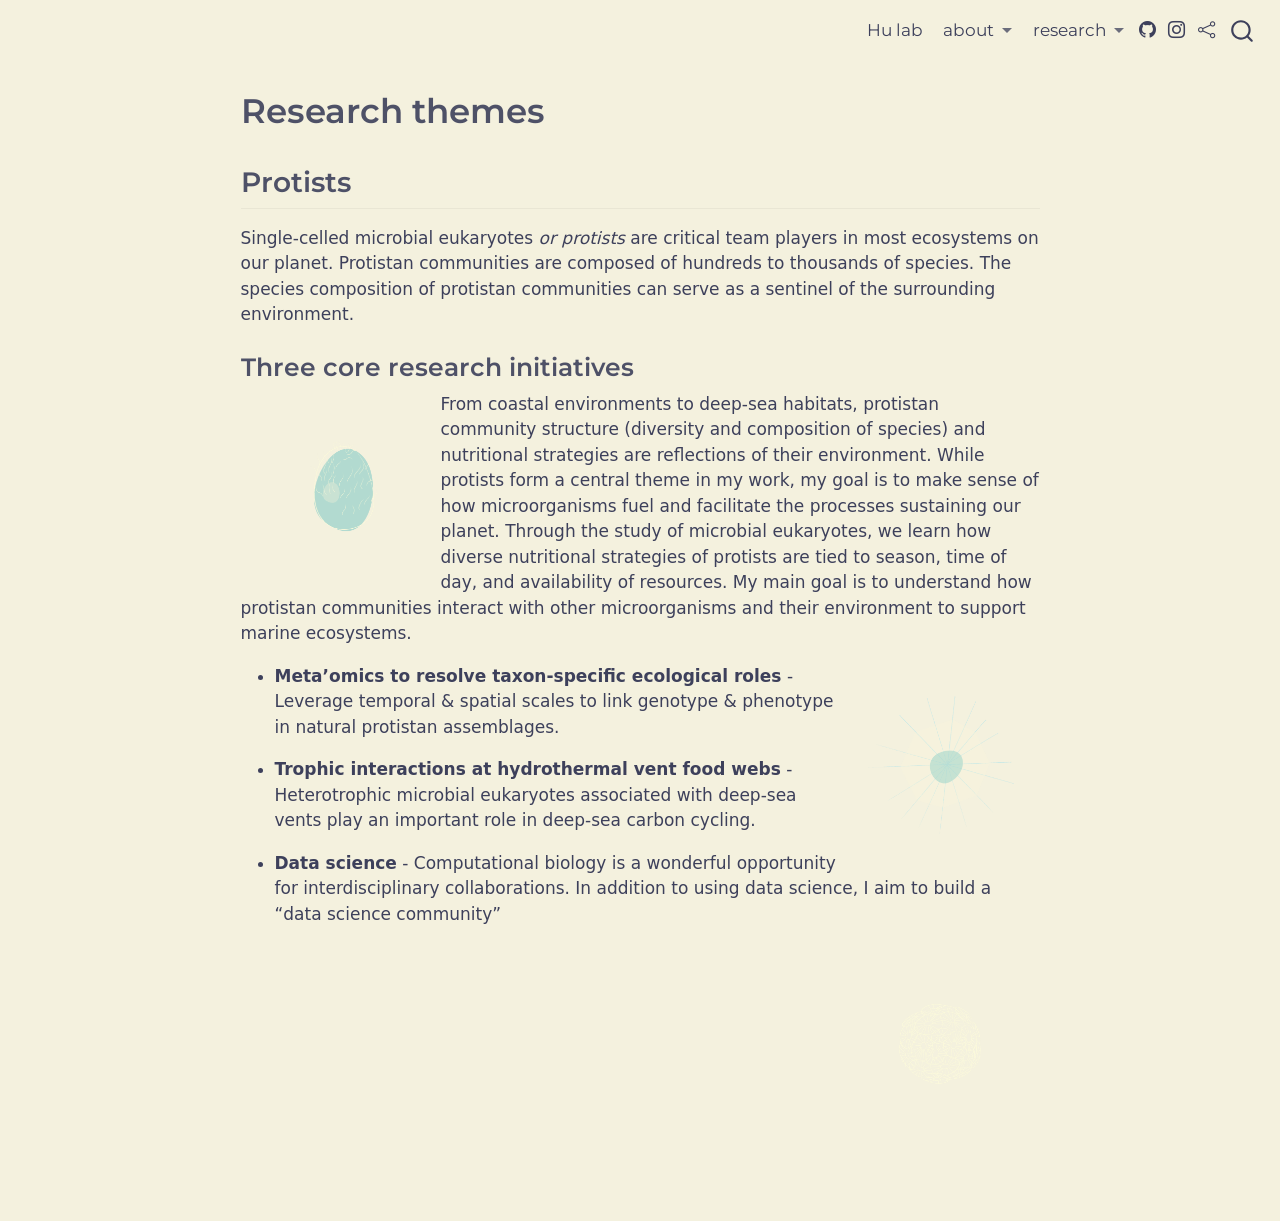
<file: docs/projects.html>
<!DOCTYPE html>
<html xmlns="http://www.w3.org/1999/xhtml" lang="en" xml:lang="en"><head>

<meta charset="utf-8">
<meta name="generator" content="quarto-1.3.353">

<meta name="viewport" content="width=device-width, initial-scale=1.0, user-scalable=yes">


<title>Research themes</title>
<style>
code{white-space: pre-wrap;}
span.smallcaps{font-variant: small-caps;}
div.columns{display: flex; gap: min(4vw, 1.5em);}
div.column{flex: auto; overflow-x: auto;}
div.hanging-indent{margin-left: 1.5em; text-indent: -1.5em;}
ul.task-list{list-style: none;}
ul.task-list li input[type="checkbox"] {
  width: 0.8em;
  margin: 0 0.8em 0.2em -1em; /* quarto-specific, see https://github.com/quarto-dev/quarto-cli/issues/4556 */ 
  vertical-align: middle;
}
</style>


<script src="site_libs/quarto-nav/quarto-nav.js"></script>
<script src="site_libs/clipboard/clipboard.min.js"></script>
<script src="site_libs/quarto-search/autocomplete.umd.js"></script>
<script src="site_libs/quarto-search/fuse.min.js"></script>
<script src="site_libs/quarto-search/quarto-search.js"></script>
<meta name="quarto:offset" content="./">
<script src="site_libs/quarto-html/quarto.js"></script>
<script src="site_libs/quarto-html/popper.min.js"></script>
<script src="site_libs/quarto-html/tippy.umd.min.js"></script>
<script src="site_libs/quarto-html/anchor.min.js"></script>
<link href="site_libs/quarto-html/tippy.css" rel="stylesheet">
<link href="site_libs/quarto-html/quarto-syntax-highlighting.css" rel="stylesheet" id="quarto-text-highlighting-styles">
<script src="site_libs/bootstrap/bootstrap.min.js"></script>
<link href="site_libs/bootstrap/bootstrap-icons.css" rel="stylesheet">
<link href="site_libs/bootstrap/bootstrap.min.css" rel="stylesheet" id="quarto-bootstrap" data-mode="light">
<script id="quarto-search-options" type="application/json">{
  "location": "navbar",
  "copy-button": false,
  "collapse-after": 3,
  "panel-placement": "end",
  "type": "overlay",
  "limit": 20,
  "language": {
    "search-no-results-text": "No results",
    "search-matching-documents-text": "matching documents",
    "search-copy-link-title": "Copy link to search",
    "search-hide-matches-text": "Hide additional matches",
    "search-more-match-text": "more match in this document",
    "search-more-matches-text": "more matches in this document",
    "search-clear-button-title": "Clear",
    "search-detached-cancel-button-title": "Cancel",
    "search-submit-button-title": "Submit"
  }
}</script>


<link rel="stylesheet" href="styles.css">
</head>

<body class="nav-fixed fullcontent">

<div id="quarto-search-results"></div>
  <header id="quarto-header" class="headroom fixed-top">
    <nav class="navbar navbar-expand-lg navbar-dark ">
      <div class="navbar-container container-fluid">
            <div id="quarto-search" class="" title="Search"></div>
          <button class="navbar-toggler" type="button" data-bs-toggle="collapse" data-bs-target="#navbarCollapse" aria-controls="navbarCollapse" aria-expanded="false" aria-label="Toggle navigation" onclick="if (window.quartoToggleHeadroom) { window.quartoToggleHeadroom(); }">
  <span class="navbar-toggler-icon"></span>
</button>
          <div class="collapse navbar-collapse" id="navbarCollapse">
            <ul class="navbar-nav navbar-nav-scroll ms-auto">
  <li class="nav-item">
    <a class="nav-link" href="./index.html" rel="" target="">
 <span class="menu-text">Hu lab</span></a>
  </li>  
  <li class="nav-item dropdown ">
    <a class="nav-link dropdown-toggle" href="#" id="nav-menu-about" role="button" data-bs-toggle="dropdown" aria-expanded="false" rel="" target="">
 <span class="menu-text">about</span>
    </a>
    <ul class="dropdown-menu dropdown-menu-end" aria-labelledby="nav-menu-about">    
        <li>
    <a class="dropdown-item" href="./team.html" rel="" target="">
 <span class="dropdown-text">Lab members</span></a>
  </li>  
        <li>
    <a class="dropdown-item" href="./lab-policies.html" rel="" target="">
 <span class="dropdown-text">Lab community</span></a>
  </li>  
    </ul>
  </li>
  <li class="nav-item dropdown ">
    <a class="nav-link dropdown-toggle" href="#" id="nav-menu-research" role="button" data-bs-toggle="dropdown" aria-expanded="false" rel="" target="">
 <span class="menu-text">research</span>
    </a>
    <ul class="dropdown-menu dropdown-menu-end" aria-labelledby="nav-menu-research">    
        <li>
    <a class="dropdown-item" href="./projects.html" rel="" target="">
 <span class="dropdown-text">Research themes</span></a>
  </li>  
        <li>
    <a class="dropdown-item" href="./deepsea-vents.html" rel="" target="">
 <span class="dropdown-text">Deep-sea vents</span></a>
  </li>  
        <li>
    <a class="dropdown-item" href="./time-series.html" rel="" target="">
 <span class="dropdown-text">Time-series</span></a>
  </li>  
        <li>
    <a class="dropdown-item" href="./data-science.html" rel="" target="">
 <span class="dropdown-text">Data science</span></a>
  </li>  
        <li>
    <a class="dropdown-item" href="./publications.html" rel="" target="">
 <span class="dropdown-text">Publications</span></a>
  </li>  
    </ul>
  </li>
</ul>
            <div class="quarto-navbar-tools tools-wide">
    <a href="https://github.com/shu251" title="" class="quarto-navigation-tool px-1" aria-label=""><i class="bi bi-github"></i></a>
    <a href="https://www.instagram.com/microhukaryote/" title="" class="quarto-navigation-tool px-1" aria-label=""><i class="bi bi-instagram"></i></a>
    <a href="https://scholar.google.com/citations?user=9CI91CMAAAAJ&amp;hl=en" title="" class="quarto-navigation-tool px-1" aria-label=""><i class="bi bi-share"></i></a>
</div>
          </div> <!-- /navcollapse -->
      </div> <!-- /container-fluid -->
    </nav>
</header>
<!-- content -->
<div id="quarto-content" class="quarto-container page-columns page-rows-contents page-layout-article page-navbar">
<!-- sidebar -->
<!-- margin-sidebar -->
    
<!-- main -->
<main class="content" id="quarto-document-content">

<header id="title-block-header" class="quarto-title-block default">
<div class="quarto-title">
<h1 class="title">Research themes</h1>
</div>



<div class="quarto-title-meta">

    
  
    
  </div>
  

</header>

<section id="protists" class="level2">
<h2 class="anchored" data-anchor-id="protists">Protists</h2>
<p>Single-celled microbial eukaryotes <em>or protists</em> are critical team players in most ecosystems on our planet. Protistan communities are composed of hundreds to thousands of species. The species composition of protistan communities can serve as a sentinel of the surrounding environment.</p>
<section id="three-core-research-initiatives" class="level3">
<h3 class="anchored" data-anchor-id="three-core-research-initiatives">Three core research initiatives</h3>
<div style="float:left">
<div class="cell">
<div class="cell-output-display">
<p><img src="images/00_Trimyema.png" class="img-fluid" style="float:left; padding:5px" width="200"></p>
</div>
</div>
</div>
<p>From coastal environments to deep-sea habitats, protistan community structure (diversity and composition of species) and nutritional strategies are reflections of their environment. While protists form a central theme in my work, my goal is to make sense of how microorganisms fuel and facilitate the processes sustaining our planet. Through the study of microbial eukaryotes, we learn how diverse nutritional strategies of protists are tied to season, time of day, and availability of resources. My main goal is to understand how protistan communities interact with other microorganisms and their environment to support marine ecosystems.</p>
<div style="float:right">
<div class="cell">
<div class="cell-output-display">
<p><img src="images/00_Acantharia.png" class="img-fluid" style="float:left; padding:5px" width="200"></p>
</div>
</div>
</div>
<ul>
<li><p><strong>Meta’omics to resolve taxon-specific ecological roles</strong> - Leverage temporal &amp; spatial scales to link genotype &amp; phenotype in natural protistan assemblages.</p></li>
<li><p><strong>Trophic interactions at hydrothermal vent food webs</strong> - Heterotrophic microbial eukaryotes associated with deep-sea vents play an important role in deep-sea carbon cycling.</p></li>
<li><p><strong>Data science</strong> - Computational biology is a wonderful opportunity for interdisciplinary collaborations. In addition to using data science, I aim to build a “data science community”</p></li>
</ul>
<div style="float:right">
<div class="cell">
<div class="cell-output-display">
<p><img src="images/00_Ehux.png" class="img-fluid" style="float:left; padding:5px" width="200"></p>
</div>
</div>
</div>


</section>
</section>

</main> <!-- /main -->
<script id="quarto-html-after-body" type="application/javascript">
window.document.addEventListener("DOMContentLoaded", function (event) {
  const toggleBodyColorMode = (bsSheetEl) => {
    const mode = bsSheetEl.getAttribute("data-mode");
    const bodyEl = window.document.querySelector("body");
    if (mode === "dark") {
      bodyEl.classList.add("quarto-dark");
      bodyEl.classList.remove("quarto-light");
    } else {
      bodyEl.classList.add("quarto-light");
      bodyEl.classList.remove("quarto-dark");
    }
  }
  const toggleBodyColorPrimary = () => {
    const bsSheetEl = window.document.querySelector("link#quarto-bootstrap");
    if (bsSheetEl) {
      toggleBodyColorMode(bsSheetEl);
    }
  }
  toggleBodyColorPrimary();  
  const icon = "";
  const anchorJS = new window.AnchorJS();
  anchorJS.options = {
    placement: 'right',
    icon: icon
  };
  anchorJS.add('.anchored');
  const isCodeAnnotation = (el) => {
    for (const clz of el.classList) {
      if (clz.startsWith('code-annotation-')) {                     
        return true;
      }
    }
    return false;
  }
  const clipboard = new window.ClipboardJS('.code-copy-button', {
    text: function(trigger) {
      const codeEl = trigger.previousElementSibling.cloneNode(true);
      for (const childEl of codeEl.children) {
        if (isCodeAnnotation(childEl)) {
          childEl.remove();
        }
      }
      return codeEl.innerText;
    }
  });
  clipboard.on('success', function(e) {
    // button target
    const button = e.trigger;
    // don't keep focus
    button.blur();
    // flash "checked"
    button.classList.add('code-copy-button-checked');
    var currentTitle = button.getAttribute("title");
    button.setAttribute("title", "Copied!");
    let tooltip;
    if (window.bootstrap) {
      button.setAttribute("data-bs-toggle", "tooltip");
      button.setAttribute("data-bs-placement", "left");
      button.setAttribute("data-bs-title", "Copied!");
      tooltip = new bootstrap.Tooltip(button, 
        { trigger: "manual", 
          customClass: "code-copy-button-tooltip",
          offset: [0, -8]});
      tooltip.show();    
    }
    setTimeout(function() {
      if (tooltip) {
        tooltip.hide();
        button.removeAttribute("data-bs-title");
        button.removeAttribute("data-bs-toggle");
        button.removeAttribute("data-bs-placement");
      }
      button.setAttribute("title", currentTitle);
      button.classList.remove('code-copy-button-checked');
    }, 1000);
    // clear code selection
    e.clearSelection();
  });
  function tippyHover(el, contentFn) {
    const config = {
      allowHTML: true,
      content: contentFn,
      maxWidth: 500,
      delay: 100,
      arrow: false,
      appendTo: function(el) {
          return el.parentElement;
      },
      interactive: true,
      interactiveBorder: 10,
      theme: 'quarto',
      placement: 'bottom-start'
    };
    window.tippy(el, config); 
  }
  const noterefs = window.document.querySelectorAll('a[role="doc-noteref"]');
  for (var i=0; i<noterefs.length; i++) {
    const ref = noterefs[i];
    tippyHover(ref, function() {
      // use id or data attribute instead here
      let href = ref.getAttribute('data-footnote-href') || ref.getAttribute('href');
      try { href = new URL(href).hash; } catch {}
      const id = href.replace(/^#\/?/, "");
      const note = window.document.getElementById(id);
      return note.innerHTML;
    });
  }
      let selectedAnnoteEl;
      const selectorForAnnotation = ( cell, annotation) => {
        let cellAttr = 'data-code-cell="' + cell + '"';
        let lineAttr = 'data-code-annotation="' +  annotation + '"';
        const selector = 'span[' + cellAttr + '][' + lineAttr + ']';
        return selector;
      }
      const selectCodeLines = (annoteEl) => {
        const doc = window.document;
        const targetCell = annoteEl.getAttribute("data-target-cell");
        const targetAnnotation = annoteEl.getAttribute("data-target-annotation");
        const annoteSpan = window.document.querySelector(selectorForAnnotation(targetCell, targetAnnotation));
        const lines = annoteSpan.getAttribute("data-code-lines").split(",");
        const lineIds = lines.map((line) => {
          return targetCell + "-" + line;
        })
        let top = null;
        let height = null;
        let parent = null;
        if (lineIds.length > 0) {
            //compute the position of the single el (top and bottom and make a div)
            const el = window.document.getElementById(lineIds[0]);
            top = el.offsetTop;
            height = el.offsetHeight;
            parent = el.parentElement.parentElement;
          if (lineIds.length > 1) {
            const lastEl = window.document.getElementById(lineIds[lineIds.length - 1]);
            const bottom = lastEl.offsetTop + lastEl.offsetHeight;
            height = bottom - top;
          }
          if (top !== null && height !== null && parent !== null) {
            // cook up a div (if necessary) and position it 
            let div = window.document.getElementById("code-annotation-line-highlight");
            if (div === null) {
              div = window.document.createElement("div");
              div.setAttribute("id", "code-annotation-line-highlight");
              div.style.position = 'absolute';
              parent.appendChild(div);
            }
            div.style.top = top - 2 + "px";
            div.style.height = height + 4 + "px";
            let gutterDiv = window.document.getElementById("code-annotation-line-highlight-gutter");
            if (gutterDiv === null) {
              gutterDiv = window.document.createElement("div");
              gutterDiv.setAttribute("id", "code-annotation-line-highlight-gutter");
              gutterDiv.style.position = 'absolute';
              const codeCell = window.document.getElementById(targetCell);
              const gutter = codeCell.querySelector('.code-annotation-gutter');
              gutter.appendChild(gutterDiv);
            }
            gutterDiv.style.top = top - 2 + "px";
            gutterDiv.style.height = height + 4 + "px";
          }
          selectedAnnoteEl = annoteEl;
        }
      };
      const unselectCodeLines = () => {
        const elementsIds = ["code-annotation-line-highlight", "code-annotation-line-highlight-gutter"];
        elementsIds.forEach((elId) => {
          const div = window.document.getElementById(elId);
          if (div) {
            div.remove();
          }
        });
        selectedAnnoteEl = undefined;
      };
      // Attach click handler to the DT
      const annoteDls = window.document.querySelectorAll('dt[data-target-cell]');
      for (const annoteDlNode of annoteDls) {
        annoteDlNode.addEventListener('click', (event) => {
          const clickedEl = event.target;
          if (clickedEl !== selectedAnnoteEl) {
            unselectCodeLines();
            const activeEl = window.document.querySelector('dt[data-target-cell].code-annotation-active');
            if (activeEl) {
              activeEl.classList.remove('code-annotation-active');
            }
            selectCodeLines(clickedEl);
            clickedEl.classList.add('code-annotation-active');
          } else {
            // Unselect the line
            unselectCodeLines();
            clickedEl.classList.remove('code-annotation-active');
          }
        });
      }
  const findCites = (el) => {
    const parentEl = el.parentElement;
    if (parentEl) {
      const cites = parentEl.dataset.cites;
      if (cites) {
        return {
          el,
          cites: cites.split(' ')
        };
      } else {
        return findCites(el.parentElement)
      }
    } else {
      return undefined;
    }
  };
  var bibliorefs = window.document.querySelectorAll('a[role="doc-biblioref"]');
  for (var i=0; i<bibliorefs.length; i++) {
    const ref = bibliorefs[i];
    const citeInfo = findCites(ref);
    if (citeInfo) {
      tippyHover(citeInfo.el, function() {
        var popup = window.document.createElement('div');
        citeInfo.cites.forEach(function(cite) {
          var citeDiv = window.document.createElement('div');
          citeDiv.classList.add('hanging-indent');
          citeDiv.classList.add('csl-entry');
          var biblioDiv = window.document.getElementById('ref-' + cite);
          if (biblioDiv) {
            citeDiv.innerHTML = biblioDiv.innerHTML;
          }
          popup.appendChild(citeDiv);
        });
        return popup.innerHTML;
      });
    }
  }
});
</script>
</div> <!-- /content -->



</body></html>
</file>
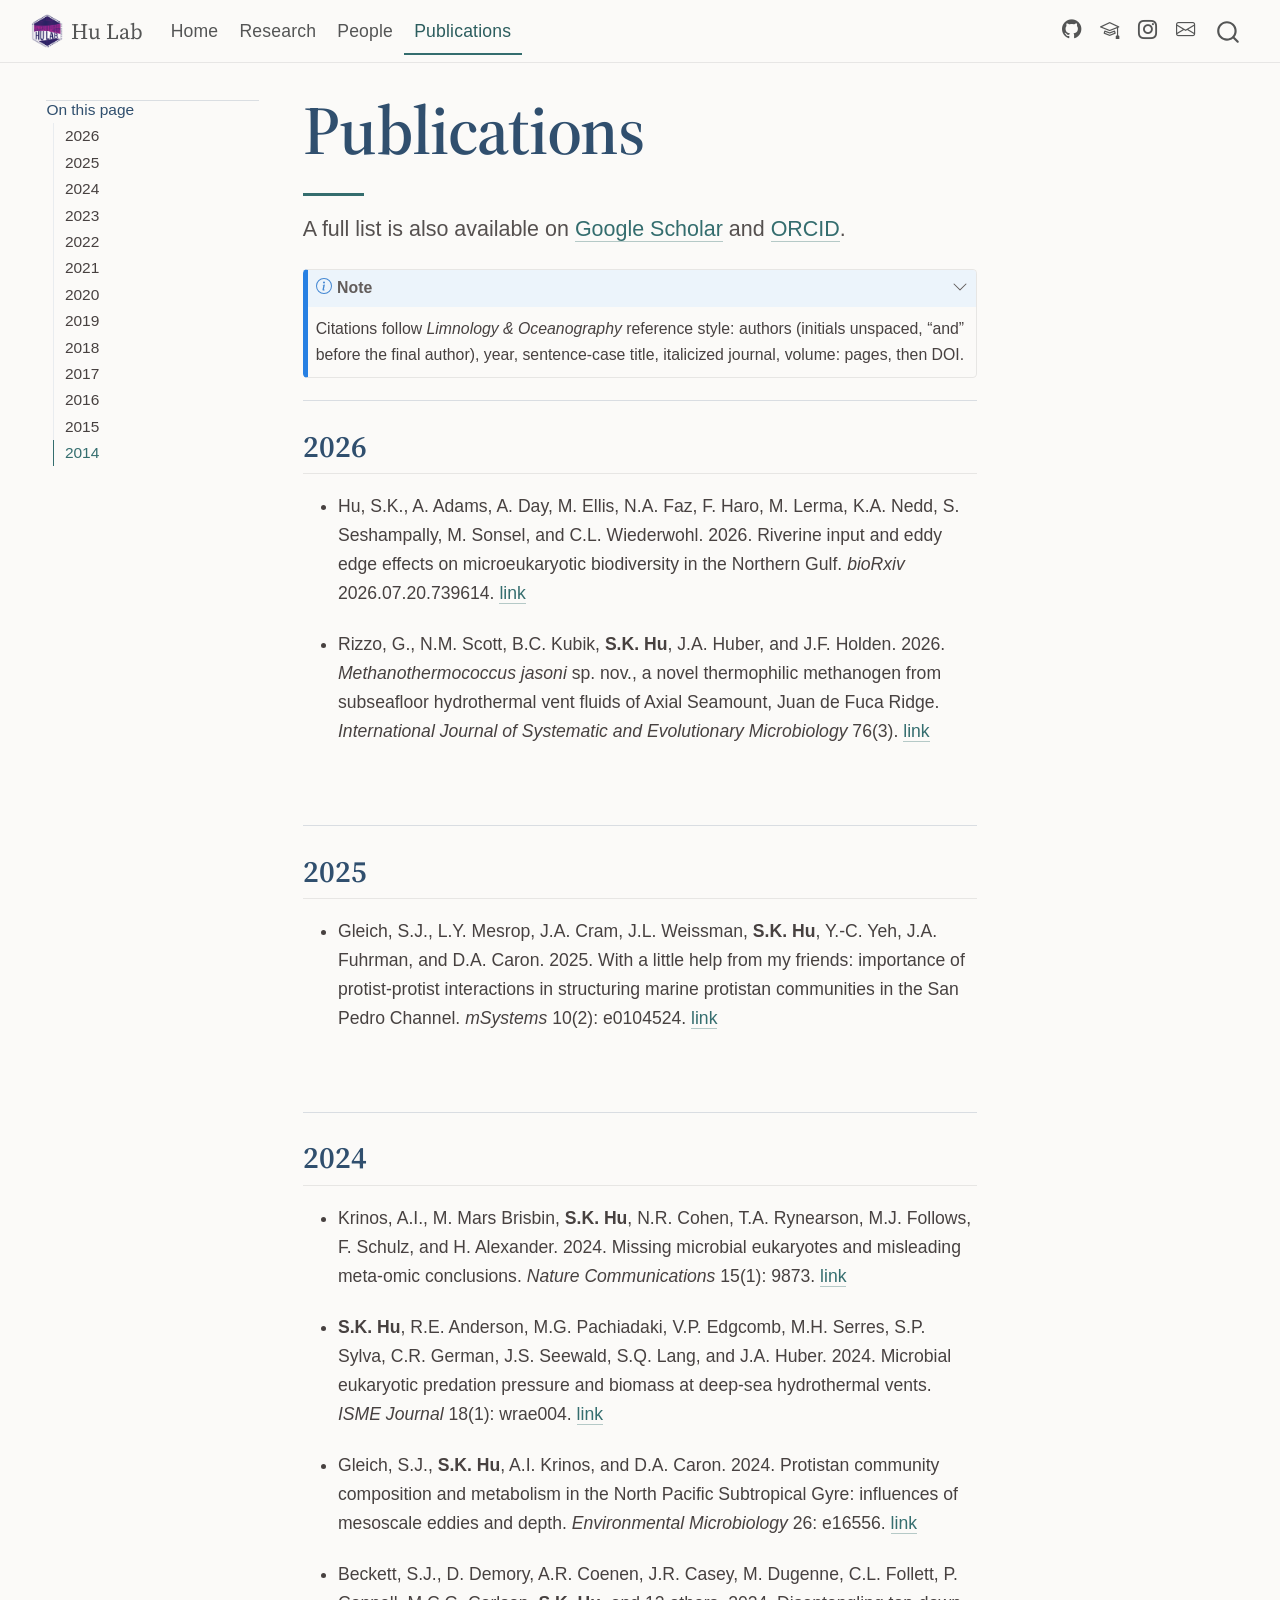
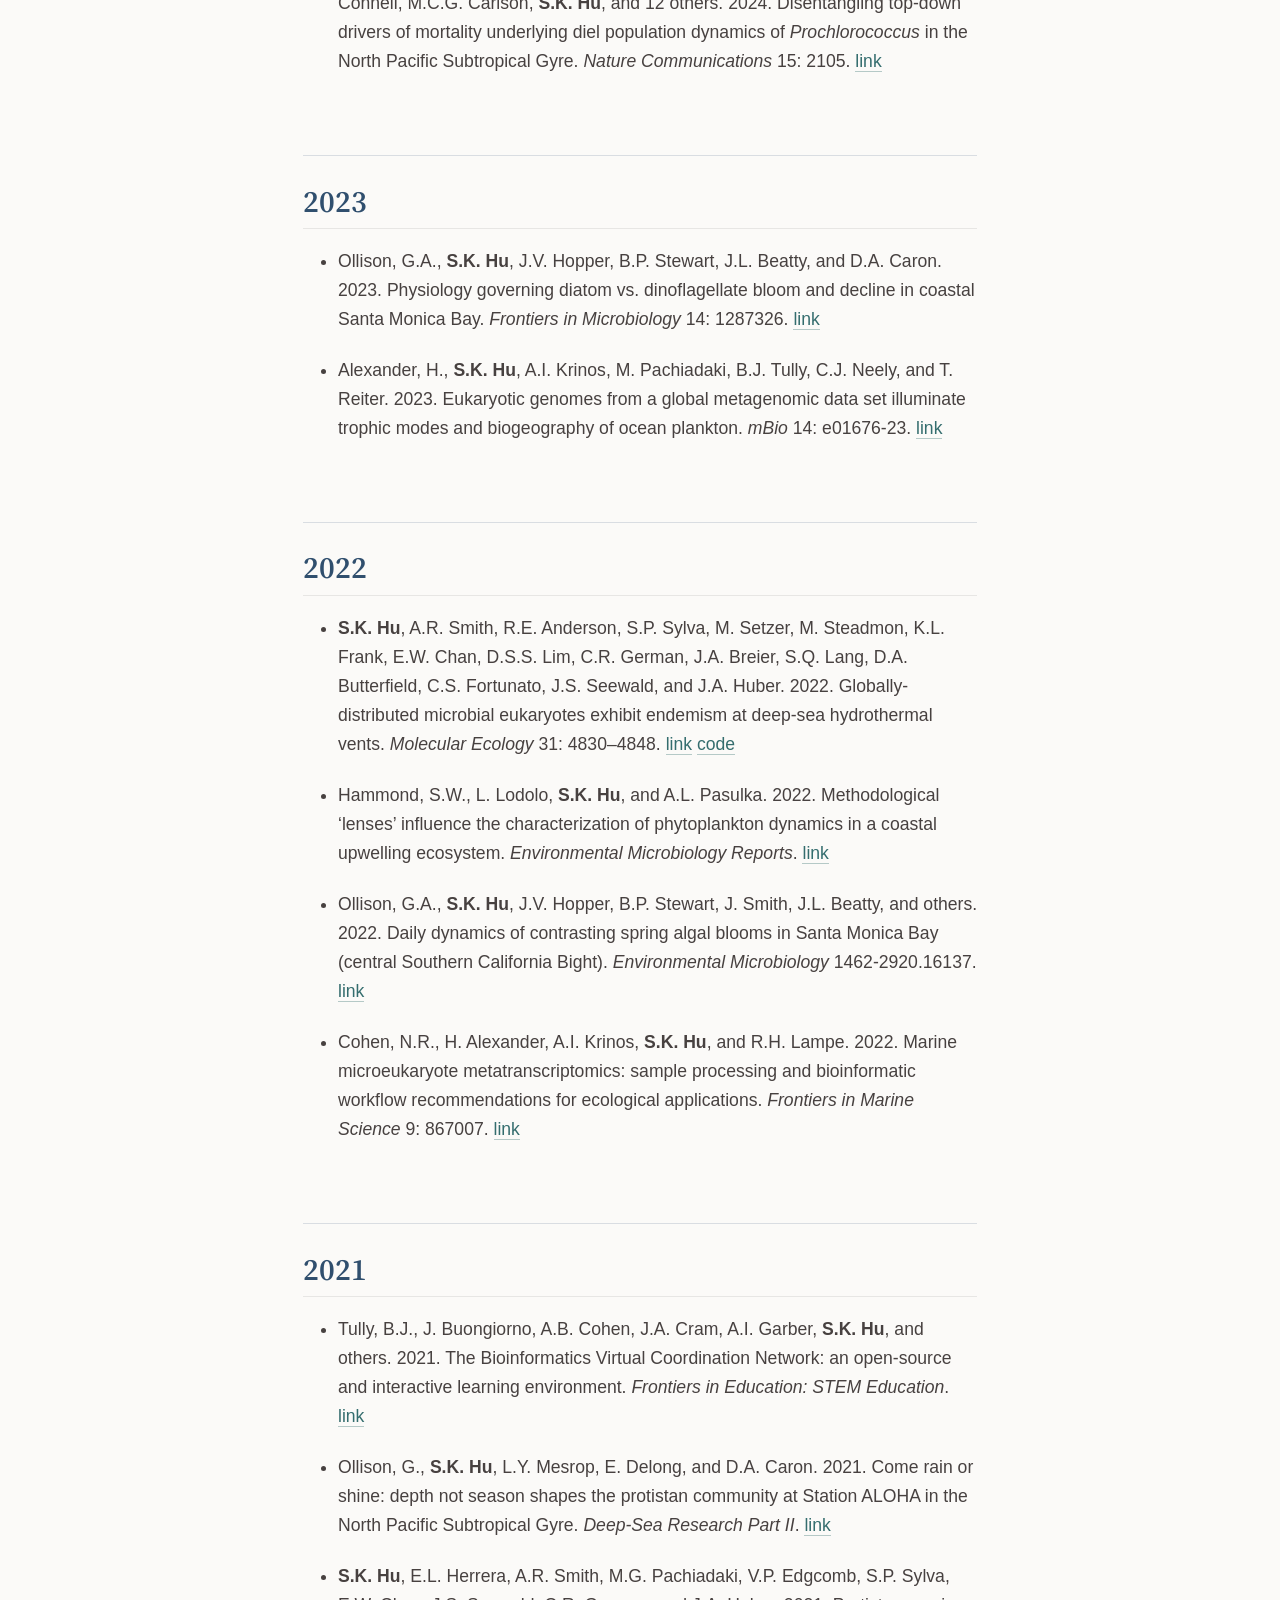
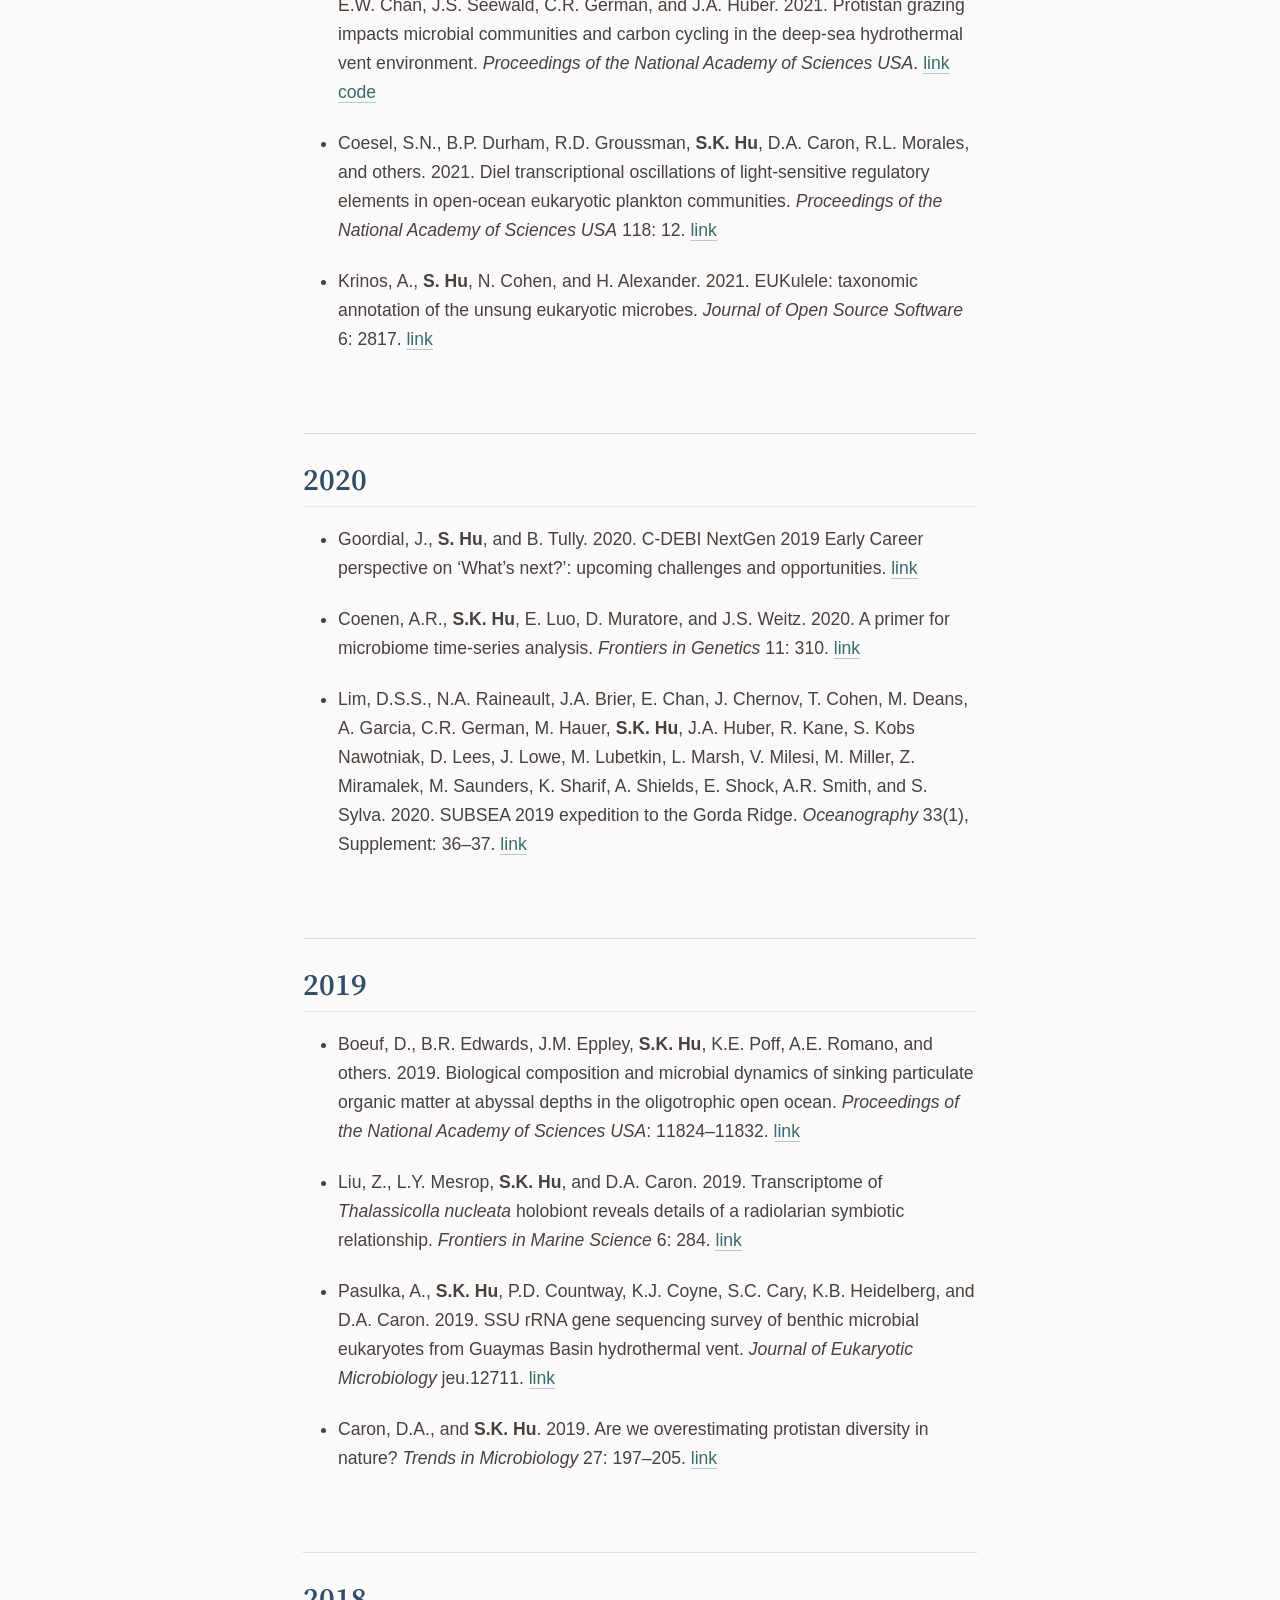
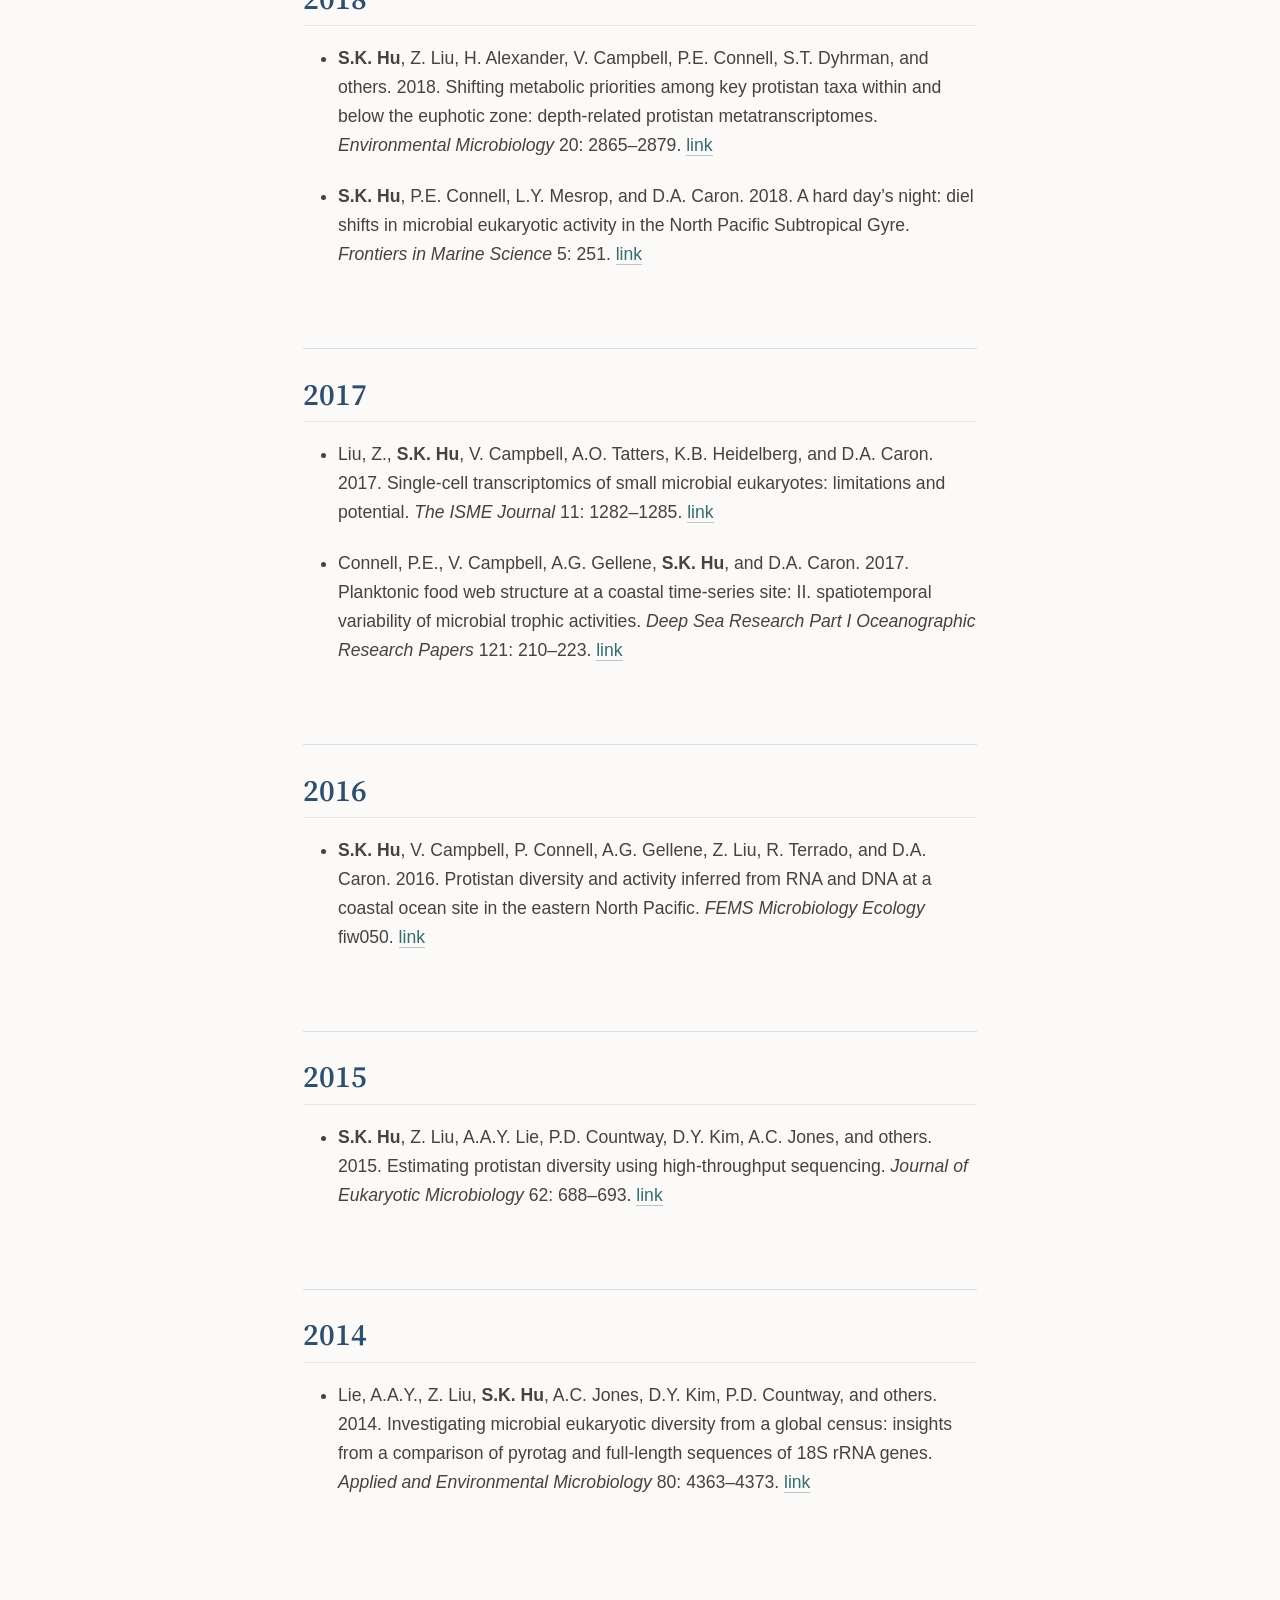
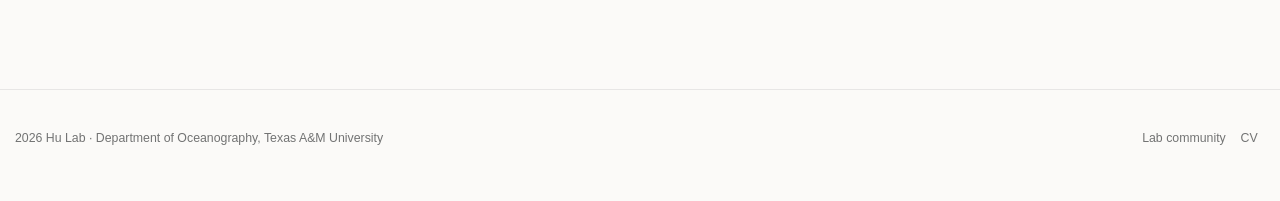
<file: docs/publications.html>
<!DOCTYPE html>
<html xmlns="http://www.w3.org/1999/xhtml" lang="en" xml:lang="en"><head>

<meta charset="utf-8">
<meta name="generator" content="quarto-1.8.26">

<meta name="viewport" content="width=device-width, initial-scale=1.0, user-scalable=yes">


<title>Publications – Hu Lab</title>
<style>
code{white-space: pre-wrap;}
span.smallcaps{font-variant: small-caps;}
div.columns{display: flex; gap: min(4vw, 1.5em);}
div.column{flex: auto; overflow-x: auto;}
div.hanging-indent{margin-left: 1.5em; text-indent: -1.5em;}
ul.task-list{list-style: none;}
ul.task-list li input[type="checkbox"] {
  width: 0.8em;
  margin: 0 0.8em 0.2em -1em; /* quarto-specific, see https://github.com/quarto-dev/quarto-cli/issues/4556 */ 
  vertical-align: middle;
}
</style>


<script src="site_libs/quarto-nav/quarto-nav.js"></script>
<script src="site_libs/clipboard/clipboard.min.js"></script>
<script src="site_libs/quarto-search/autocomplete.umd.js"></script>
<script src="site_libs/quarto-search/fuse.min.js"></script>
<script src="site_libs/quarto-search/quarto-search.js"></script>
<meta name="quarto:offset" content="./">
<link href="./images/logos/hu-lab-logo.png" rel="icon" type="image/png">
<script src="site_libs/quarto-html/quarto.js" type="module"></script>
<script src="site_libs/quarto-html/tabsets/tabsets.js" type="module"></script>
<script src="site_libs/quarto-html/axe/axe-check.js" type="module"></script>
<script src="site_libs/quarto-html/popper.min.js"></script>
<script src="site_libs/quarto-html/tippy.umd.min.js"></script>
<script src="site_libs/quarto-html/anchor.min.js"></script>
<link href="site_libs/quarto-html/tippy.css" rel="stylesheet">
<link href="site_libs/quarto-html/quarto-syntax-highlighting-2472106bbce68d82fbf3aa10fe7bffef.css" rel="stylesheet" class="quarto-color-scheme" id="quarto-text-highlighting-styles">
<link href="site_libs/quarto-html/quarto-syntax-highlighting-dark-381e10936b0e88757698ee15f2166234.css" rel="stylesheet" class="quarto-color-scheme quarto-color-alternate" id="quarto-text-highlighting-styles">
<link href="site_libs/quarto-html/quarto-syntax-highlighting-2472106bbce68d82fbf3aa10fe7bffef.css" rel="stylesheet" class="quarto-color-scheme-extra" id="quarto-text-highlighting-styles">
<script src="site_libs/bootstrap/bootstrap.min.js"></script>
<link href="site_libs/bootstrap/bootstrap-icons.css" rel="stylesheet">
<link href="site_libs/bootstrap/bootstrap-7b413647e8cf2158702b4b0d0b36e9a9.min.css" rel="stylesheet" append-hash="true" class="quarto-color-scheme" id="quarto-bootstrap" data-mode="light">
<link href="site_libs/bootstrap/bootstrap-dark-a3c0e7d5ab8e26f73f71703074fa8e51.min.css" rel="stylesheet" append-hash="true" class="quarto-color-scheme quarto-color-alternate" id="quarto-bootstrap" data-mode="light">
<link href="site_libs/bootstrap/bootstrap-7b413647e8cf2158702b4b0d0b36e9a9.min.css" rel="stylesheet" append-hash="true" class="quarto-color-scheme-extra" id="quarto-bootstrap" data-mode="light">
<script id="quarto-search-options" type="application/json">{
  "location": "navbar",
  "copy-button": false,
  "collapse-after": 3,
  "panel-placement": "end",
  "type": "overlay",
  "limit": 50,
  "keyboard-shortcut": [
    "f",
    "/",
    "s"
  ],
  "show-item-context": false,
  "language": {
    "search-no-results-text": "No results",
    "search-matching-documents-text": "matching documents",
    "search-copy-link-title": "Copy link to search",
    "search-hide-matches-text": "Hide additional matches",
    "search-more-match-text": "more match in this document",
    "search-more-matches-text": "more matches in this document",
    "search-clear-button-title": "Clear",
    "search-text-placeholder": "",
    "search-detached-cancel-button-title": "Cancel",
    "search-submit-button-title": "Submit",
    "search-label": "Search"
  }
}</script>


</head>

<body class="floating nav-fixed quarto-light">

<div id="quarto-search-results"></div>
  <header id="quarto-header" class="headroom fixed-top">
    <nav class="navbar navbar-expand-lg " data-bs-theme="dark">
      <div class="navbar-container container-fluid">
      <div class="navbar-brand-container mx-auto">
    <a href="./index.html" class="navbar-brand navbar-brand-logo">
    <img src="./images/logos/hu-lab-logo.png" alt="Hu Lab logo" class="navbar-logo light-content">
    <img src="./images/logos/hu-lab-logo.png" alt="Hu Lab logo" class="navbar-logo dark-content">
    </a>
    <a class="navbar-brand" href="./index.html">
    <span class="navbar-title">Hu Lab</span>
    </a>
  </div>
            <div id="quarto-search" class="" title="Search"></div>
          <button class="navbar-toggler" type="button" data-bs-toggle="collapse" data-bs-target="#navbarCollapse" aria-controls="navbarCollapse" role="menu" aria-expanded="false" aria-label="Toggle navigation" onclick="if (window.quartoToggleHeadroom) { window.quartoToggleHeadroom(); }">
  <span class="navbar-toggler-icon"></span>
</button>
          <div class="collapse navbar-collapse" id="navbarCollapse">
            <ul class="navbar-nav navbar-nav-scroll me-auto">
  <li class="nav-item">
    <a class="nav-link" href="./index.html"> 
<span class="menu-text">Home</span></a>
  </li>  
  <li class="nav-item">
    <a class="nav-link" href="./research.html"> 
<span class="menu-text">Research</span></a>
  </li>  
  <li class="nav-item">
    <a class="nav-link" href="./team.html"> 
<span class="menu-text">People</span></a>
  </li>  
  <li class="nav-item">
    <a class="nav-link active" href="./publications.html" aria-current="page"> 
<span class="menu-text">Publications</span></a>
  </li>  
</ul>
            <ul class="navbar-nav navbar-nav-scroll ms-auto">
  <li class="nav-item compact">
    <a class="nav-link" href="https://github.com/shu251"> <i class="bi bi-github" role="img" aria-label="GitHub">
</i> 
<span class="menu-text"></span></a>
  </li>  
  <li class="nav-item compact">
    <a class="nav-link" href="https://scholar.google.com/citations?user=9CI91CMAAAAJ&amp;hl=en"> <i class="bi bi-mortarboard" role="img" aria-label="Google Scholar">
</i> 
<span class="menu-text"></span></a>
  </li>  
  <li class="nav-item compact">
    <a class="nav-link" href="https://www.instagram.com/microhukaryote/"> <i class="bi bi-instagram" role="img" aria-label="Instagram">
</i> 
<span class="menu-text"></span></a>
  </li>  
  <li class="nav-item compact">
    <a class="nav-link" href="mailto:skhu@tamu.edu"> <i class="bi bi-envelope" role="img" aria-label="Email">
</i> 
<span class="menu-text"></span></a>
  </li>  
</ul>
          </div> <!-- /navcollapse -->
            <div class="quarto-navbar-tools">
</div>
      </div> <!-- /container-fluid -->
    </nav>
</header>
<!-- content -->
<div id="quarto-content" class="quarto-container page-columns page-rows-contents page-layout-article page-navbar">
<!-- sidebar -->
  <nav id="quarto-sidebar" class="sidebar collapse collapse-horizontal quarto-sidebar-collapse-item sidebar-navigation floating overflow-auto">
    <nav id="TOC" role="doc-toc" class="toc-active">
    <h2 id="toc-title">On this page</h2>
   
  <ul class="collapse">
  <li><a href="#section" id="toc-section" class="nav-link active" data-scroll-target="#section">2026</a></li>
  <li><a href="#section-1" id="toc-section-1" class="nav-link" data-scroll-target="#section-1">2025</a></li>
  <li><a href="#section-2" id="toc-section-2" class="nav-link" data-scroll-target="#section-2">2024</a></li>
  <li><a href="#section-3" id="toc-section-3" class="nav-link" data-scroll-target="#section-3">2023</a></li>
  <li><a href="#section-4" id="toc-section-4" class="nav-link" data-scroll-target="#section-4">2022</a></li>
  <li><a href="#section-5" id="toc-section-5" class="nav-link" data-scroll-target="#section-5">2021</a></li>
  <li><a href="#section-6" id="toc-section-6" class="nav-link" data-scroll-target="#section-6">2020</a></li>
  <li><a href="#section-7" id="toc-section-7" class="nav-link" data-scroll-target="#section-7">2019</a></li>
  <li><a href="#section-8" id="toc-section-8" class="nav-link" data-scroll-target="#section-8">2018</a></li>
  <li><a href="#section-9" id="toc-section-9" class="nav-link" data-scroll-target="#section-9">2017</a></li>
  <li><a href="#section-10" id="toc-section-10" class="nav-link" data-scroll-target="#section-10">2016</a></li>
  <li><a href="#section-11" id="toc-section-11" class="nav-link" data-scroll-target="#section-11">2015</a></li>
  <li><a href="#section-12" id="toc-section-12" class="nav-link" data-scroll-target="#section-12">2014</a></li>
  </ul>
</nav>
</nav>
<div id="quarto-sidebar-glass" class="quarto-sidebar-collapse-item" data-bs-toggle="collapse" data-bs-target=".quarto-sidebar-collapse-item"></div>
<!-- margin-sidebar -->
    <div id="quarto-margin-sidebar" class="sidebar margin-sidebar zindex-bottom">
    </div>
<!-- main -->
<main class="content" id="quarto-document-content">

<header id="title-block-header" class="quarto-title-block default">
<div class="quarto-title">
<h1 class="title">Publications</h1>
</div>



<div class="quarto-title-meta">

    
  
    
  </div>
  


</header>


<p>A full list is also available on <a href="https://scholar.google.com/citations?user=9CI91CMAAAAJ&amp;hl=en">Google Scholar</a> and <a href="https://orcid.org/0000-0002-4439-1360">ORCID</a>.</p>
<div class="callout callout-style-default callout-note callout-titled">
<div class="callout-header d-flex align-content-center" data-bs-toggle="collapse" data-bs-target=".callout-1-contents" aria-controls="callout-1" aria-expanded="true" aria-label="Toggle callout">
<div class="callout-icon-container">
<i class="callout-icon"></i>
</div>
<div class="callout-title-container flex-fill">
Note
</div>
<div class="callout-btn-toggle d-inline-block border-0 py-1 ps-1 pe-0 float-end"><i class="callout-toggle"></i></div>
</div>
<div id="callout-1" class="callout-1-contents callout-collapse collapse show">
<div class="callout-body-container callout-body">
<p>Citations follow <em>Limnology &amp; Oceanography</em> reference style: authors (initials unspaced, “and” before the final author), year, sentence-case title, italicized journal, volume: pages, then DOI.</p>
</div>
</div>
</div>
<section id="section" class="level2">
<h2 class="anchored" data-anchor-id="section">2026</h2>
<ul>
<li><p>Hu, S.K., A. Adams, A. Day, M. Ellis, N.A. Faz, F. Haro, M. Lerma, K.A. Nedd, S. Seshampally, M. Sonsel, and C.L. Wiederwohl. 2026. Riverine input and eddy edge effects on microeukaryotic biodiversity in the Northern Gulf. <em>bioRxiv</em> 2026.07.20.739614. <a href="https://doi.org/10.64898/2026.07.20.739614">link</a></p></li>
<li><p>Rizzo, G., N.M. Scott, B.C. Kubik, <strong>S.K. Hu</strong>, J.A. Huber, and J.F. Holden. 2026. <em>Methanothermococcus jasoni</em> sp. nov., a novel thermophilic methanogen from subseafloor hydrothermal vent fluids of Axial Seamount, Juan de Fuca Ridge. <em>International Journal of Systematic and Evolutionary Microbiology</em> 76(3). <a href="https://doi.org/10.1099/ijsem.0.007098">link</a></p></li>
</ul>
</section>
<section id="section-1" class="level2">
<h2 class="anchored" data-anchor-id="section-1">2025</h2>
<ul>
<li>Gleich, S.J., L.Y. Mesrop, J.A. Cram, J.L. Weissman, <strong>S.K. Hu</strong>, Y.-C. Yeh, J.A. Fuhrman, and D.A. Caron. 2025. With a little help from my friends: importance of protist-protist interactions in structuring marine protistan communities in the San Pedro Channel. <em>mSystems</em> 10(2): e0104524. <a href="https://doi.org/10.1128/msystems.01045-24">link</a></li>
</ul>
</section>
<section id="section-2" class="level2">
<h2 class="anchored" data-anchor-id="section-2">2024</h2>
<ul>
<li><p>Krinos, A.I., M. Mars Brisbin, <strong>S.K. Hu</strong>, N.R. Cohen, T.A. Rynearson, M.J. Follows, F. Schulz, and H. Alexander. 2024. Missing microbial eukaryotes and misleading meta-omic conclusions. <em>Nature Communications</em> 15(1): 9873. <a href="https://doi.org/10.1038/s41467-024-52212-w">link</a></p></li>
<li><p><strong>S.K. Hu</strong>, R.E. Anderson, M.G. Pachiadaki, V.P. Edgcomb, M.H. Serres, S.P. Sylva, C.R. German, J.S. Seewald, S.Q. Lang, and J.A. Huber. 2024. Microbial eukaryotic predation pressure and biomass at deep-sea hydrothermal vents. <em>ISME Journal</em> 18(1): wrae004. <a href="https://doi.org/10.1093/ismejo/wrae004">link</a></p></li>
<li><p>Gleich, S.J., <strong>S.K. Hu</strong>, A.I. Krinos, and D.A. Caron. 2024. Protistan community composition and metabolism in the North Pacific Subtropical Gyre: influences of mesoscale eddies and depth. <em>Environmental Microbiology</em> 26: e16556. <a href="https://doi.org/10.1111/1462-2920.16556">link</a></p></li>
<li><p>Beckett, S.J., D. Demory, A.R. Coenen, J.R. Casey, M. Dugenne, C.L. Follett, P. Connell, M.C.G. Carlson, <strong>S.K. Hu</strong>, and 12 others. 2024. Disentangling top-down drivers of mortality underlying diel population dynamics of <em>Prochlorococcus</em> in the North Pacific Subtropical Gyre. <em>Nature Communications</em> 15: 2105. <a href="https://doi.org/10.1038/s41467-024-46165-3">link</a></p></li>
</ul>
</section>
<section id="section-3" class="level2">
<h2 class="anchored" data-anchor-id="section-3">2023</h2>
<ul>
<li><p>Ollison, G.A., <strong>S.K. Hu</strong>, J.V. Hopper, B.P. Stewart, J.L. Beatty, and D.A. Caron. 2023. Physiology governing diatom vs.&nbsp;dinoflagellate bloom and decline in coastal Santa Monica Bay. <em>Frontiers in Microbiology</em> 14: 1287326. <a href="https://doi.org/10.3389/fmicb.2023.1287326">link</a></p></li>
<li><p>Alexander, H., <strong>S.K. Hu</strong>, A.I. Krinos, M. Pachiadaki, B.J. Tully, C.J. Neely, and T. Reiter. 2023. Eukaryotic genomes from a global metagenomic data set illuminate trophic modes and biogeography of ocean plankton. <em>mBio</em> 14: e01676-23. <a href="https://doi.org/10.1128/mbio.01676-23">link</a></p></li>
</ul>
</section>
<section id="section-4" class="level2">
<h2 class="anchored" data-anchor-id="section-4">2022</h2>
<ul>
<li><p><strong>S.K. Hu</strong>, A.R. Smith, R.E. Anderson, S.P. Sylva, M. Setzer, M. Steadmon, K.L. Frank, E.W. Chan, D.S.S. Lim, C.R. German, J.A. Breier, S.Q. Lang, D.A. Butterfield, C.S. Fortunato, J.S. Seewald, and J.A. Huber. 2022. Globally-distributed microbial eukaryotes exhibit endemism at deep-sea hydrothermal vents. <em>Molecular Ecology</em> 31: 4830–4848. <a href="https://doi.org/10.1111/mec.16745">link</a> <a href="https://shu251.github.io/microeuk-amplicon-survey/">code</a></p></li>
<li><p>Hammond, S.W., L. Lodolo, <strong>S.K. Hu</strong>, and A.L. Pasulka. 2022. Methodological ‘lenses’ influence the characterization of phytoplankton dynamics in a coastal upwelling ecosystem. <em>Environmental Microbiology Reports</em>. <a href="https://doi.org/10.1111/1758-2229.13116">link</a></p></li>
<li><p>Ollison, G.A., <strong>S.K. Hu</strong>, J.V. Hopper, B.P. Stewart, J. Smith, J.L. Beatty, and others. 2022. Daily dynamics of contrasting spring algal blooms in Santa Monica Bay (central Southern California Bight). <em>Environmental Microbiology</em> 1462-2920.16137. <a href="https://doi.org/10.1111/1462-2920.16137">link</a></p></li>
<li><p>Cohen, N.R., H. Alexander, A.I. Krinos, <strong>S.K. Hu</strong>, and R.H. Lampe. 2022. Marine microeukaryote metatranscriptomics: sample processing and bioinformatic workflow recommendations for ecological applications. <em>Frontiers in Marine Science</em> 9: 867007. <a href="https://www.frontiersin.org/articles/10.3389/fmars.2022.867007/full">link</a></p></li>
</ul>
</section>
<section id="section-5" class="level2">
<h2 class="anchored" data-anchor-id="section-5">2021</h2>
<ul>
<li><p>Tully, B.J., J. Buongiorno, A.B. Cohen, J.A. Cram, A.I. Garber, <strong>S.K. Hu</strong>, and others. 2021. The Bioinformatics Virtual Coordination Network: an open-source and interactive learning environment. <em>Frontiers in Education: STEM Education</em>. <a href="https://www.frontiersin.org/articles/10.3389/feduc.2021.711618/full">link</a></p></li>
<li><p>Ollison, G., <strong>S.K. Hu</strong>, L.Y. Mesrop, E. Delong, and D.A. Caron. 2021. Come rain or shine: depth not season shapes the protistan community at Station ALOHA in the North Pacific Subtropical Gyre. <em>Deep-Sea Research Part II</em>. <a href="https://www.sciencedirect.com/science/article/pii/S0967063721000339">link</a></p></li>
<li><p><strong>S.K. Hu</strong>, E.L. Herrera, A.R. Smith, M.G. Pachiadaki, V.P. Edgcomb, S.P. Sylva, E.W. Chan, J.S. Seewald, C.R. German, and J.A. Huber. 2021. Protistan grazing impacts microbial communities and carbon cycling in the deep-sea hydrothermal vent environment. <em>Proceedings of the National Academy of Sciences USA</em>. <a href="https://www.pnas.org/content/118/29/e2102674118">link</a> <a href="https://shu251.github.io/protist-gordaridge-2021/">code</a></p></li>
<li><p>Coesel, S.N., B.P. Durham, R.D. Groussman, <strong>S.K. Hu</strong>, D.A. Caron, R.L. Morales, and others. 2021. Diel transcriptional oscillations of light-sensitive regulatory elements in open-ocean eukaryotic plankton communities. <em>Proceedings of the National Academy of Sciences USA</em> 118: 12. <a href="https://www.pnas.org/content/118/6/e2011038118">link</a></p></li>
<li><p>Krinos, A., <strong>S. Hu</strong>, N. Cohen, and H. Alexander. 2021. EUKulele: taxonomic annotation of the unsung eukaryotic microbes. <em>Journal of Open Source Software</em> 6: 2817. <a href="https://joss.theoj.org/papers/10.21105/joss.02817">link</a></p></li>
</ul>
</section>
<section id="section-6" class="level2">
<h2 class="anchored" data-anchor-id="section-6">2020</h2>
<ul>
<li><p>Goordial, J., <strong>S. Hu</strong>, and B. Tully. 2020. C-DEBI NextGen 2019 Early Career perspective on ‘What’s next?’: upcoming challenges and opportunities. <a href="https://www.darkenergybiosphere.org/publication/c-debi-nextgen-2019-early-career-perspective-on-whats-next-upcoming-challenges-and-opportunities/">link</a></p></li>
<li><p>Coenen, A.R., <strong>S.K. Hu</strong>, E. Luo, D. Muratore, and J.S. Weitz. 2020. A primer for microbiome time-series analysis. <em>Frontiers in Genetics</em> 11: 310. <a href="https://www.frontiersin.org/articles/10.3389/fgene.2020.00310/full">link</a></p></li>
<li><p>Lim, D.S.S., N.A. Raineault, J.A. Brier, E. Chan, J. Chernov, T. Cohen, M. Deans, A. Garcia, C.R. German, M. Hauer, <strong>S.K. Hu</strong>, J.A. Huber, R. Kane, S. Kobs Nawotniak, D. Lees, J. Lowe, M. Lubetkin, L. Marsh, V. Milesi, M. Miller, Z. Miramalek, M. Saunders, K. Sharif, A. Shields, E. Shock, A.R. Smith, and S. Sylva. 2020. SUBSEA 2019 expedition to the Gorda Ridge. <em>Oceanography</em> 33(1), Supplement: 36–37. <a href="https://scholarworks.utrgv.edu/cgi/viewcontent.cgi?article=1067&amp;context=eems_fac">link</a></p></li>
</ul>
</section>
<section id="section-7" class="level2">
<h2 class="anchored" data-anchor-id="section-7">2019</h2>
<ul>
<li><p>Boeuf, D., B.R. Edwards, J.M. Eppley, <strong>S.K. Hu</strong>, K.E. Poff, A.E. Romano, and others. 2019. Biological composition and microbial dynamics of sinking particulate organic matter at abyssal depths in the oligotrophic open ocean. <em>Proceedings of the National Academy of Sciences USA</em>: 11824–11832. <a href="https://www.pnas.org/content/116/24/11824">link</a></p></li>
<li><p>Liu, Z., L.Y. Mesrop, <strong>S.K. Hu</strong>, and D.A. Caron. 2019. Transcriptome of <em>Thalassicolla nucleata</em> holobiont reveals details of a radiolarian symbiotic relationship. <em>Frontiers in Marine Science</em> 6: 284. <a href="https://www.frontiersin.org/articles/10.3389/fmars.2019.00284/full">link</a></p></li>
<li><p>Pasulka, A., <strong>S.K. Hu</strong>, P.D. Countway, K.J. Coyne, S.C. Cary, K.B. Heidelberg, and D.A. Caron. 2019. SSU rRNA gene sequencing survey of benthic microbial eukaryotes from Guaymas Basin hydrothermal vent. <em>Journal of Eukaryotic Microbiology</em> jeu.12711. <a href="https://onlinelibrary.wiley.com/doi/10.1111/jeu.12711">link</a></p></li>
<li><p>Caron, D.A., and <strong>S.K. Hu</strong>. 2019. Are we overestimating protistan diversity in nature? <em>Trends in Microbiology</em> 27: 197–205. <a href="https://www.sciencedirect.com/science/article/abs/pii/S0966842X18302324?via%3Dihub">link</a></p></li>
</ul>
</section>
<section id="section-8" class="level2">
<h2 class="anchored" data-anchor-id="section-8">2018</h2>
<ul>
<li><p><strong>S.K. Hu</strong>, Z. Liu, H. Alexander, V. Campbell, P.E. Connell, S.T. Dyhrman, and others. 2018. Shifting metabolic priorities among key protistan taxa within and below the euphotic zone: depth-related protistan metatranscriptomes. <em>Environmental Microbiology</em> 20: 2865–2879. <a href="https://sfamjournals.onlinelibrary.wiley.com/doi/abs/10.1111/1462-2920.14259">link</a></p></li>
<li><p><strong>S.K. Hu</strong>, P.E. Connell, L.Y. Mesrop, and D.A. Caron. 2018. A hard day’s night: diel shifts in microbial eukaryotic activity in the North Pacific Subtropical Gyre. <em>Frontiers in Marine Science</em> 5: 251. <a href="https://dornsife.usc.edu/assets/sites/378/docs/Caron_pdfs/2018_Hu_etal_FrontiersMarineScience.pdf">link</a></p></li>
</ul>
</section>
<section id="section-9" class="level2">
<h2 class="anchored" data-anchor-id="section-9">2017</h2>
<ul>
<li><p>Liu, Z., <strong>S.K. Hu</strong>, V. Campbell, A.O. Tatters, K.B. Heidelberg, and D.A. Caron. 2017. Single-cell transcriptomics of small microbial eukaryotes: limitations and potential. <em>The ISME Journal</em> 11: 1282–1285. <a href="https://www.nature.com/articles/ismej2016190">link</a></p></li>
<li><p>Connell, P.E., V. Campbell, A.G. Gellene, <strong>S.K. Hu</strong>, and D.A. Caron. 2017. Planktonic food web structure at a coastal time-series site: II. spatiotemporal variability of microbial trophic activities. <em>Deep Sea Research Part I Oceanographic Research Papers</em> 121: 210–223. <a href="https://doi.org/10.1016/j.dsr.2017.01.007">link</a></p></li>
</ul>
</section>
<section id="section-10" class="level2">
<h2 class="anchored" data-anchor-id="section-10">2016</h2>
<ul>
<li><strong>S.K. Hu</strong>, V. Campbell, P. Connell, A.G. Gellene, Z. Liu, R. Terrado, and D.A. Caron. 2016. Protistan diversity and activity inferred from RNA and DNA at a coastal ocean site in the eastern North Pacific. <em>FEMS Microbiology Ecology</em> fiw050. <a href="https://academic.oup.com/femsec/article/92/4/fiw050/2197988">link</a></li>
</ul>
</section>
<section id="section-11" class="level2">
<h2 class="anchored" data-anchor-id="section-11">2015</h2>
<ul>
<li><strong>S.K. Hu</strong>, Z. Liu, A.A.Y. Lie, P.D. Countway, D.Y. Kim, A.C. Jones, and others. 2015. Estimating protistan diversity using high-throughput sequencing. <em>Journal of Eukaryotic Microbiology</em> 62: 688–693. <a href="https://doi.org/10.1111/jeu.12217">link</a></li>
</ul>
</section>
<section id="section-12" class="level2">
<h2 class="anchored" data-anchor-id="section-12">2014</h2>
<ul>
<li>Lie, A.A.Y., Z. Liu, <strong>S.K. Hu</strong>, A.C. Jones, D.Y. Kim, P.D. Countway, and others. 2014. Investigating microbial eukaryotic diversity from a global census: insights from a comparison of pyrotag and full-length sequences of 18S rRNA genes. <em>Applied and Environmental Microbiology</em> 80: 4363–4373. <a href="https://doi.org/10.1128/AEM.00057-14">link</a></li>
</ul>


</section>

</main> <!-- /main -->
<script id="quarto-html-after-body" type="application/javascript">
  window.document.addEventListener("DOMContentLoaded", function (event) {
    const icon = "";
    const anchorJS = new window.AnchorJS();
    anchorJS.options = {
      placement: 'right',
      icon: icon
    };
    anchorJS.add('.anchored');
    const isCodeAnnotation = (el) => {
      for (const clz of el.classList) {
        if (clz.startsWith('code-annotation-')) {                     
          return true;
        }
      }
      return false;
    }
    const onCopySuccess = function(e) {
      // button target
      const button = e.trigger;
      // don't keep focus
      button.blur();
      // flash "checked"
      button.classList.add('code-copy-button-checked');
      var currentTitle = button.getAttribute("title");
      button.setAttribute("title", "Copied!");
      let tooltip;
      if (window.bootstrap) {
        button.setAttribute("data-bs-toggle", "tooltip");
        button.setAttribute("data-bs-placement", "left");
        button.setAttribute("data-bs-title", "Copied!");
        tooltip = new bootstrap.Tooltip(button, 
          { trigger: "manual", 
            customClass: "code-copy-button-tooltip",
            offset: [0, -8]});
        tooltip.show();    
      }
      setTimeout(function() {
        if (tooltip) {
          tooltip.hide();
          button.removeAttribute("data-bs-title");
          button.removeAttribute("data-bs-toggle");
          button.removeAttribute("data-bs-placement");
        }
        button.setAttribute("title", currentTitle);
        button.classList.remove('code-copy-button-checked');
      }, 1000);
      // clear code selection
      e.clearSelection();
    }
    const getTextToCopy = function(trigger) {
      const outerScaffold = trigger.parentElement.cloneNode(true);
      const codeEl = outerScaffold.querySelector('code');
      for (const childEl of codeEl.children) {
        if (isCodeAnnotation(childEl)) {
          childEl.remove();
        }
      }
      return codeEl.innerText;
    }
    const clipboard = new window.ClipboardJS('.code-copy-button:not([data-in-quarto-modal])', {
      text: getTextToCopy
    });
    clipboard.on('success', onCopySuccess);
    if (window.document.getElementById('quarto-embedded-source-code-modal')) {
      const clipboardModal = new window.ClipboardJS('.code-copy-button[data-in-quarto-modal]', {
        text: getTextToCopy,
        container: window.document.getElementById('quarto-embedded-source-code-modal')
      });
      clipboardModal.on('success', onCopySuccess);
    }
      var localhostRegex = new RegExp(/^(?:http|https):\/\/localhost\:?[0-9]*\//);
      var mailtoRegex = new RegExp(/^mailto:/);
        var filterRegex = new RegExp("https:\/\/shu251\.github\.io\/sarah-hu\/");
      var isInternal = (href) => {
          return filterRegex.test(href) || localhostRegex.test(href) || mailtoRegex.test(href);
      }
      // Inspect non-navigation links and adorn them if external
     var links = window.document.querySelectorAll('a[href]:not(.nav-link):not(.navbar-brand):not(.toc-action):not(.sidebar-link):not(.sidebar-item-toggle):not(.pagination-link):not(.no-external):not([aria-hidden]):not(.dropdown-item):not(.quarto-navigation-tool):not(.about-link)');
      for (var i=0; i<links.length; i++) {
        const link = links[i];
        if (!isInternal(link.href)) {
          // undo the damage that might have been done by quarto-nav.js in the case of
          // links that we want to consider external
          if (link.dataset.originalHref !== undefined) {
            link.href = link.dataset.originalHref;
          }
        }
      }
    function tippyHover(el, contentFn, onTriggerFn, onUntriggerFn) {
      const config = {
        allowHTML: true,
        maxWidth: 500,
        delay: 100,
        arrow: false,
        appendTo: function(el) {
            return el.parentElement;
        },
        interactive: true,
        interactiveBorder: 10,
        theme: 'quarto',
        placement: 'bottom-start',
      };
      if (contentFn) {
        config.content = contentFn;
      }
      if (onTriggerFn) {
        config.onTrigger = onTriggerFn;
      }
      if (onUntriggerFn) {
        config.onUntrigger = onUntriggerFn;
      }
      window.tippy(el, config); 
    }
    const noterefs = window.document.querySelectorAll('a[role="doc-noteref"]');
    for (var i=0; i<noterefs.length; i++) {
      const ref = noterefs[i];
      tippyHover(ref, function() {
        // use id or data attribute instead here
        let href = ref.getAttribute('data-footnote-href') || ref.getAttribute('href');
        try { href = new URL(href).hash; } catch {}
        const id = href.replace(/^#\/?/, "");
        const note = window.document.getElementById(id);
        if (note) {
          return note.innerHTML;
        } else {
          return "";
        }
      });
    }
    const xrefs = window.document.querySelectorAll('a.quarto-xref');
    const processXRef = (id, note) => {
      // Strip column container classes
      const stripColumnClz = (el) => {
        el.classList.remove("page-full", "page-columns");
        if (el.children) {
          for (const child of el.children) {
            stripColumnClz(child);
          }
        }
      }
      stripColumnClz(note)
      if (id === null || id.startsWith('sec-')) {
        // Special case sections, only their first couple elements
        const container = document.createElement("div");
        if (note.children && note.children.length > 2) {
          container.appendChild(note.children[0].cloneNode(true));
          for (let i = 1; i < note.children.length; i++) {
            const child = note.children[i];
            if (child.tagName === "P" && child.innerText === "") {
              continue;
            } else {
              container.appendChild(child.cloneNode(true));
              break;
            }
          }
          if (window.Quarto?.typesetMath) {
            window.Quarto.typesetMath(container);
          }
          return container.innerHTML
        } else {
          if (window.Quarto?.typesetMath) {
            window.Quarto.typesetMath(note);
          }
          return note.innerHTML;
        }
      } else {
        // Remove any anchor links if they are present
        const anchorLink = note.querySelector('a.anchorjs-link');
        if (anchorLink) {
          anchorLink.remove();
        }
        if (window.Quarto?.typesetMath) {
          window.Quarto.typesetMath(note);
        }
        if (note.classList.contains("callout")) {
          return note.outerHTML;
        } else {
          return note.innerHTML;
        }
      }
    }
    for (var i=0; i<xrefs.length; i++) {
      const xref = xrefs[i];
      tippyHover(xref, undefined, function(instance) {
        instance.disable();
        let url = xref.getAttribute('href');
        let hash = undefined; 
        if (url.startsWith('#')) {
          hash = url;
        } else {
          try { hash = new URL(url).hash; } catch {}
        }
        if (hash) {
          const id = hash.replace(/^#\/?/, "");
          const note = window.document.getElementById(id);
          if (note !== null) {
            try {
              const html = processXRef(id, note.cloneNode(true));
              instance.setContent(html);
            } finally {
              instance.enable();
              instance.show();
            }
          } else {
            // See if we can fetch this
            fetch(url.split('#')[0])
            .then(res => res.text())
            .then(html => {
              const parser = new DOMParser();
              const htmlDoc = parser.parseFromString(html, "text/html");
              const note = htmlDoc.getElementById(id);
              if (note !== null) {
                const html = processXRef(id, note);
                instance.setContent(html);
              } 
            }).finally(() => {
              instance.enable();
              instance.show();
            });
          }
        } else {
          // See if we can fetch a full url (with no hash to target)
          // This is a special case and we should probably do some content thinning / targeting
          fetch(url)
          .then(res => res.text())
          .then(html => {
            const parser = new DOMParser();
            const htmlDoc = parser.parseFromString(html, "text/html");
            const note = htmlDoc.querySelector('main.content');
            if (note !== null) {
              // This should only happen for chapter cross references
              // (since there is no id in the URL)
              // remove the first header
              if (note.children.length > 0 && note.children[0].tagName === "HEADER") {
                note.children[0].remove();
              }
              const html = processXRef(null, note);
              instance.setContent(html);
            } 
          }).finally(() => {
            instance.enable();
            instance.show();
          });
        }
      }, function(instance) {
      });
    }
        let selectedAnnoteEl;
        const selectorForAnnotation = ( cell, annotation) => {
          let cellAttr = 'data-code-cell="' + cell + '"';
          let lineAttr = 'data-code-annotation="' +  annotation + '"';
          const selector = 'span[' + cellAttr + '][' + lineAttr + ']';
          return selector;
        }
        const selectCodeLines = (annoteEl) => {
          const doc = window.document;
          const targetCell = annoteEl.getAttribute("data-target-cell");
          const targetAnnotation = annoteEl.getAttribute("data-target-annotation");
          const annoteSpan = window.document.querySelector(selectorForAnnotation(targetCell, targetAnnotation));
          const lines = annoteSpan.getAttribute("data-code-lines").split(",");
          const lineIds = lines.map((line) => {
            return targetCell + "-" + line;
          })
          let top = null;
          let height = null;
          let parent = null;
          if (lineIds.length > 0) {
              //compute the position of the single el (top and bottom and make a div)
              const el = window.document.getElementById(lineIds[0]);
              top = el.offsetTop;
              height = el.offsetHeight;
              parent = el.parentElement.parentElement;
            if (lineIds.length > 1) {
              const lastEl = window.document.getElementById(lineIds[lineIds.length - 1]);
              const bottom = lastEl.offsetTop + lastEl.offsetHeight;
              height = bottom - top;
            }
            if (top !== null && height !== null && parent !== null) {
              // cook up a div (if necessary) and position it 
              let div = window.document.getElementById("code-annotation-line-highlight");
              if (div === null) {
                div = window.document.createElement("div");
                div.setAttribute("id", "code-annotation-line-highlight");
                div.style.position = 'absolute';
                parent.appendChild(div);
              }
              div.style.top = top - 2 + "px";
              div.style.height = height + 4 + "px";
              div.style.left = 0;
              let gutterDiv = window.document.getElementById("code-annotation-line-highlight-gutter");
              if (gutterDiv === null) {
                gutterDiv = window.document.createElement("div");
                gutterDiv.setAttribute("id", "code-annotation-line-highlight-gutter");
                gutterDiv.style.position = 'absolute';
                const codeCell = window.document.getElementById(targetCell);
                const gutter = codeCell.querySelector('.code-annotation-gutter');
                gutter.appendChild(gutterDiv);
              }
              gutterDiv.style.top = top - 2 + "px";
              gutterDiv.style.height = height + 4 + "px";
            }
            selectedAnnoteEl = annoteEl;
          }
        };
        const unselectCodeLines = () => {
          const elementsIds = ["code-annotation-line-highlight", "code-annotation-line-highlight-gutter"];
          elementsIds.forEach((elId) => {
            const div = window.document.getElementById(elId);
            if (div) {
              div.remove();
            }
          });
          selectedAnnoteEl = undefined;
        };
          // Handle positioning of the toggle
      window.addEventListener(
        "resize",
        throttle(() => {
          elRect = undefined;
          if (selectedAnnoteEl) {
            selectCodeLines(selectedAnnoteEl);
          }
        }, 10)
      );
      function throttle(fn, ms) {
      let throttle = false;
      let timer;
        return (...args) => {
          if(!throttle) { // first call gets through
              fn.apply(this, args);
              throttle = true;
          } else { // all the others get throttled
              if(timer) clearTimeout(timer); // cancel #2
              timer = setTimeout(() => {
                fn.apply(this, args);
                timer = throttle = false;
              }, ms);
          }
        };
      }
        // Attach click handler to the DT
        const annoteDls = window.document.querySelectorAll('dt[data-target-cell]');
        for (const annoteDlNode of annoteDls) {
          annoteDlNode.addEventListener('click', (event) => {
            const clickedEl = event.target;
            if (clickedEl !== selectedAnnoteEl) {
              unselectCodeLines();
              const activeEl = window.document.querySelector('dt[data-target-cell].code-annotation-active');
              if (activeEl) {
                activeEl.classList.remove('code-annotation-active');
              }
              selectCodeLines(clickedEl);
              clickedEl.classList.add('code-annotation-active');
            } else {
              // Unselect the line
              unselectCodeLines();
              clickedEl.classList.remove('code-annotation-active');
            }
          });
        }
    const findCites = (el) => {
      const parentEl = el.parentElement;
      if (parentEl) {
        const cites = parentEl.dataset.cites;
        if (cites) {
          return {
            el,
            cites: cites.split(' ')
          };
        } else {
          return findCites(el.parentElement)
        }
      } else {
        return undefined;
      }
    };
    var bibliorefs = window.document.querySelectorAll('a[role="doc-biblioref"]');
    for (var i=0; i<bibliorefs.length; i++) {
      const ref = bibliorefs[i];
      const citeInfo = findCites(ref);
      if (citeInfo) {
        tippyHover(citeInfo.el, function() {
          var popup = window.document.createElement('div');
          citeInfo.cites.forEach(function(cite) {
            var citeDiv = window.document.createElement('div');
            citeDiv.classList.add('hanging-indent');
            citeDiv.classList.add('csl-entry');
            var biblioDiv = window.document.getElementById('ref-' + cite);
            if (biblioDiv) {
              citeDiv.innerHTML = biblioDiv.innerHTML;
            }
            popup.appendChild(citeDiv);
          });
          return popup.innerHTML;
        });
      }
    }
  });
  </script>
</div> <!-- /content -->
<footer class="footer">
  <div class="nav-footer">
    <div class="nav-footer-left">
<p>2026 Hu Lab · Department of Oceanography, Texas A&amp;M University</p>
</div>   
    <div class="nav-footer-center">
      &nbsp;
    </div>
    <div class="nav-footer-right">
      <ul class="footer-items list-unstyled">
    <li class="nav-item">
    <a class="nav-link" href="./lab-policies.html">
<p>Lab community</p>
</a>
  </li>  
    <li class="nav-item">
    <a class="nav-link" href="./products/cv.pdf">
<p>CV</p>
</a>
  </li>  
</ul>
    </div>
  </div>
</footer>




</body></html>
</file>
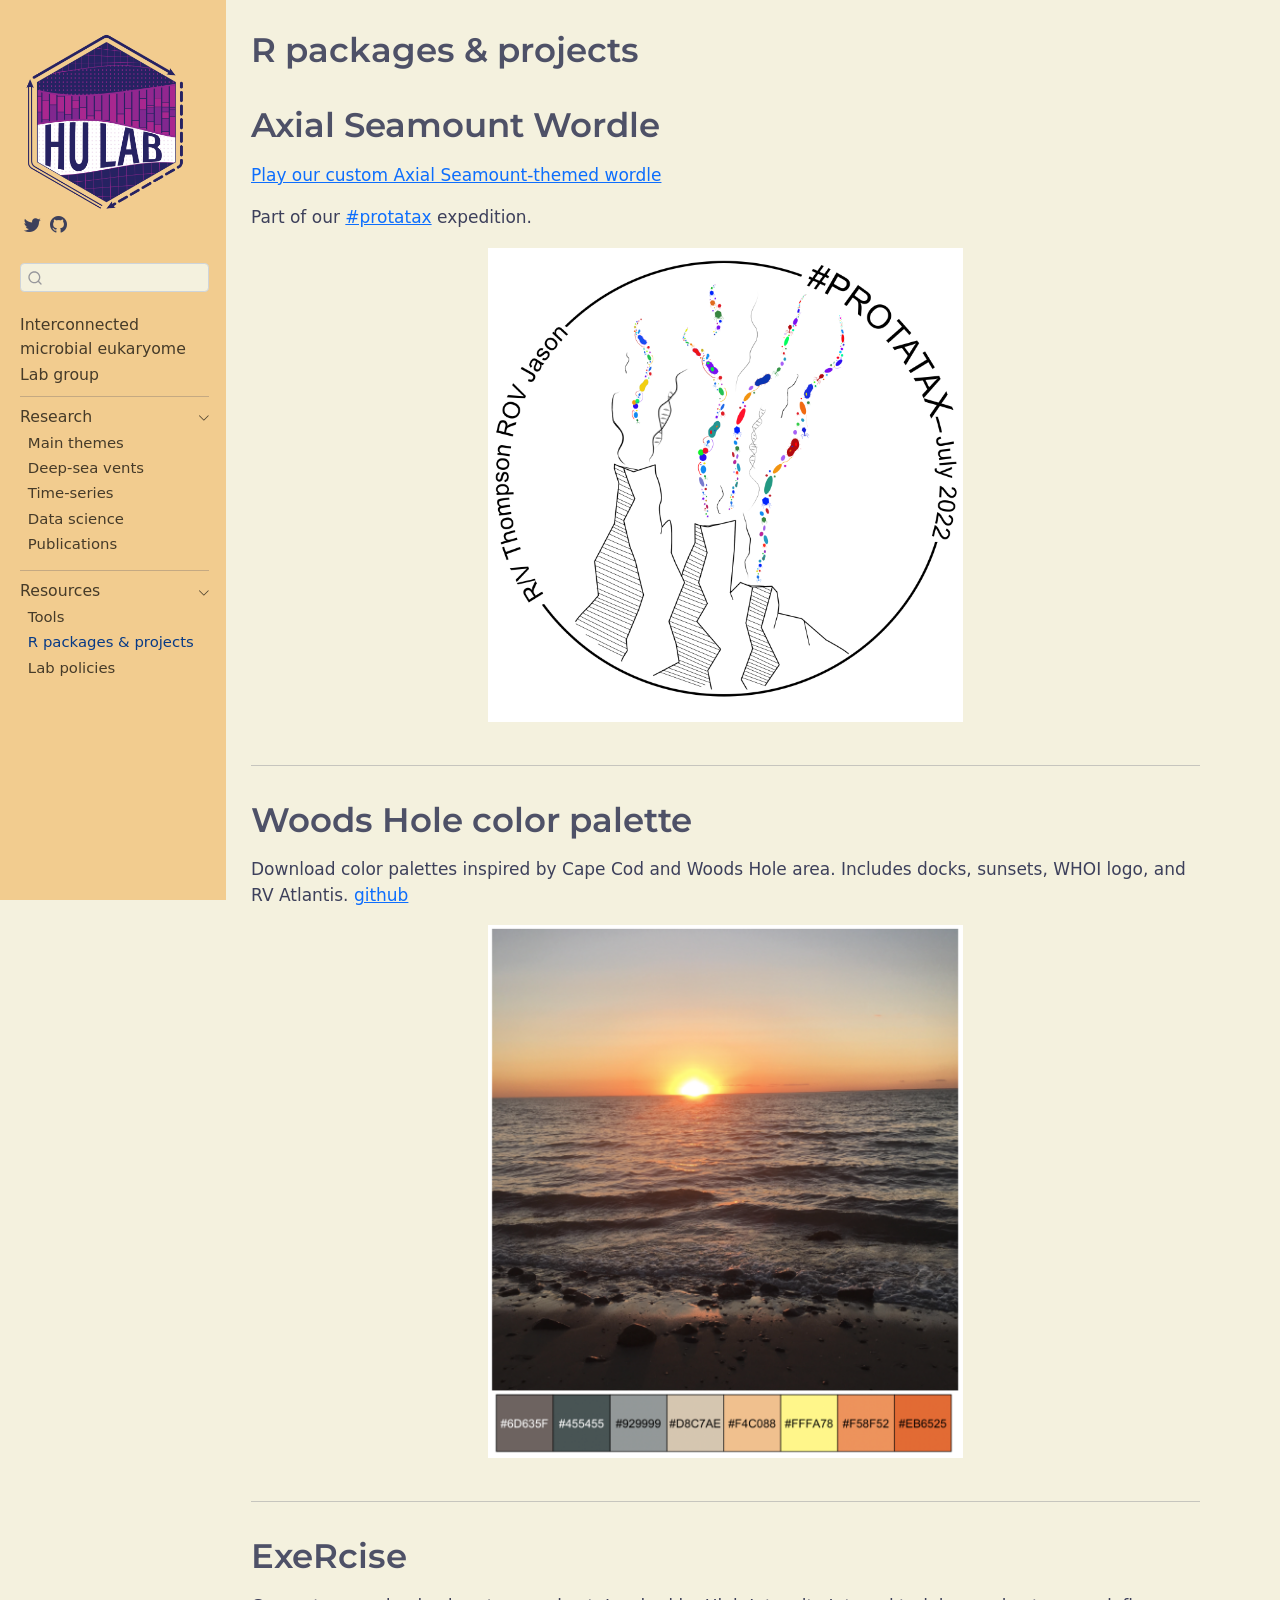
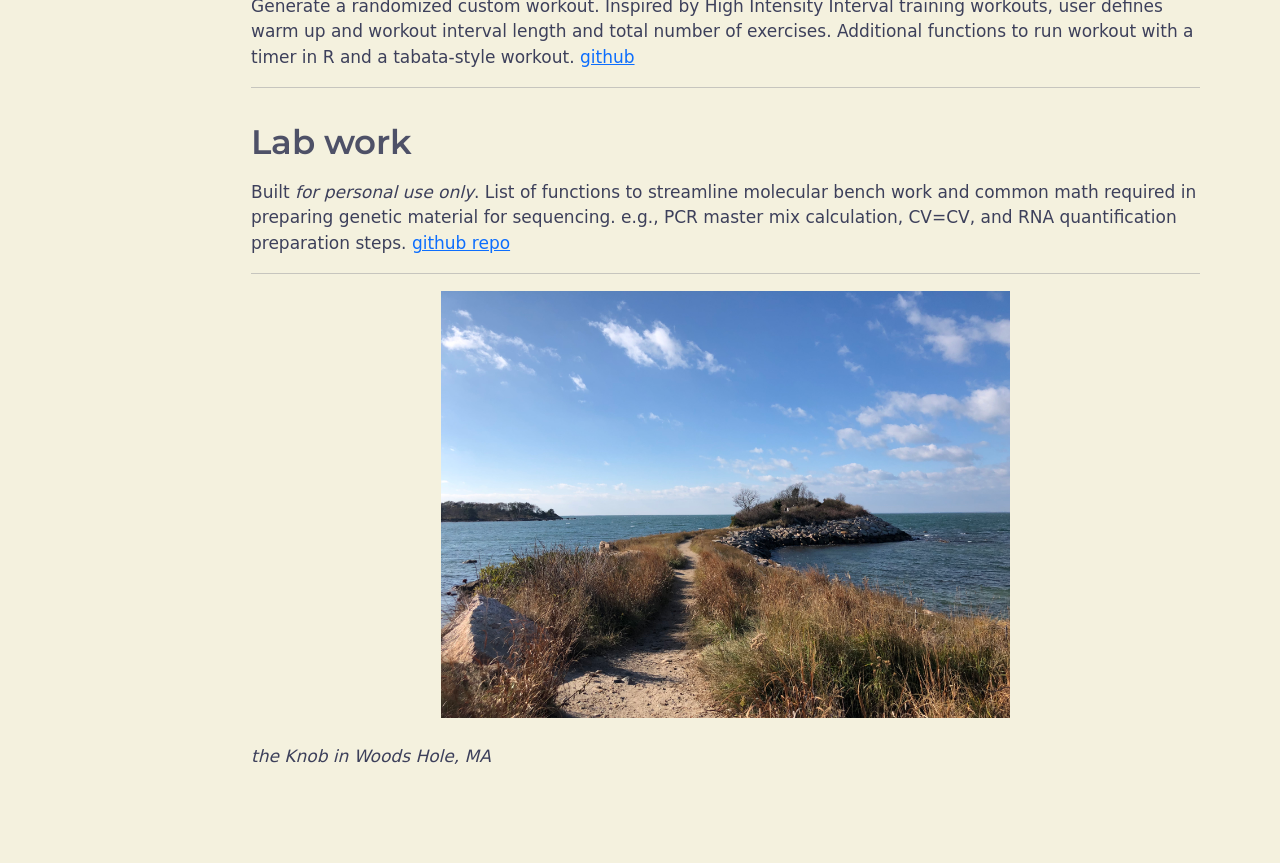
<file: docs/r-packages.html>
<!DOCTYPE html>
<html xmlns="http://www.w3.org/1999/xhtml" lang="en" xml:lang="en"><head>

<meta charset="utf-8">
<meta name="generator" content="quarto-1.1.251">

<meta name="viewport" content="width=device-width, initial-scale=1.0, user-scalable=yes">


<title>R packages &amp; projects</title>
<style>
code{white-space: pre-wrap;}
span.smallcaps{font-variant: small-caps;}
div.columns{display: flex; gap: min(4vw, 1.5em);}
div.column{flex: auto; overflow-x: auto;}
div.hanging-indent{margin-left: 1.5em; text-indent: -1.5em;}
ul.task-list{list-style: none;}
ul.task-list li input[type="checkbox"] {
  width: 0.8em;
  margin: 0 0.8em 0.2em -1.6em;
  vertical-align: middle;
}
</style>


<script src="site_libs/quarto-nav/quarto-nav.js"></script>
<script src="site_libs/quarto-nav/headroom.min.js"></script>
<script src="site_libs/clipboard/clipboard.min.js"></script>
<script src="site_libs/quarto-search/autocomplete.umd.js"></script>
<script src="site_libs/quarto-search/fuse.min.js"></script>
<script src="site_libs/quarto-search/quarto-search.js"></script>
<meta name="quarto:offset" content="./">
<script src="site_libs/quarto-html/quarto.js"></script>
<script src="site_libs/quarto-html/popper.min.js"></script>
<script src="site_libs/quarto-html/tippy.umd.min.js"></script>
<script src="site_libs/quarto-html/anchor.min.js"></script>
<link href="site_libs/quarto-html/tippy.css" rel="stylesheet">
<link href="site_libs/quarto-html/quarto-syntax-highlighting.css" rel="stylesheet" id="quarto-text-highlighting-styles">
<script src="site_libs/bootstrap/bootstrap.min.js"></script>
<link href="site_libs/bootstrap/bootstrap-icons.css" rel="stylesheet">
<link href="site_libs/bootstrap/bootstrap.min.css" rel="stylesheet" id="quarto-bootstrap" data-mode="light">
<script id="quarto-search-options" type="application/json">{
  "location": "sidebar",
  "copy-button": false,
  "collapse-after": 3,
  "panel-placement": "start",
  "type": "textbox",
  "limit": 20,
  "language": {
    "search-no-results-text": "No results",
    "search-matching-documents-text": "matching documents",
    "search-copy-link-title": "Copy link to search",
    "search-hide-matches-text": "Hide additional matches",
    "search-more-match-text": "more match in this document",
    "search-more-matches-text": "more matches in this document",
    "search-clear-button-title": "Clear",
    "search-detached-cancel-button-title": "Cancel",
    "search-submit-button-title": "Submit"
  }
}</script>


<link rel="stylesheet" href="styles.css">
</head>

<body class="nav-sidebar docked fullcontent">

<div id="quarto-search-results"></div>
  <header id="quarto-header" class="headroom fixed-top">
  <nav class="quarto-secondary-nav" data-bs-toggle="collapse" data-bs-target="#quarto-sidebar" aria-controls="quarto-sidebar" aria-expanded="false" aria-label="Toggle sidebar navigation" onclick="if (window.quartoToggleHeadroom) { window.quartoToggleHeadroom(); }">
    <div class="container-fluid d-flex justify-content-between">
      <h1 class="quarto-secondary-nav-title">R packages &amp; projects</h1>
      <button type="button" class="quarto-btn-toggle btn" aria-label="Show secondary navigation">
        <i class="bi bi-chevron-right"></i>
      </button>
    </div>
  </nav>
</header>
<!-- content -->
<div id="quarto-content" class="quarto-container page-columns page-rows-contents page-layout-article">
<!-- sidebar -->
  <nav id="quarto-sidebar" class="sidebar collapse sidebar-navigation docked overflow-auto">
    <div class="pt-lg-2 mt-2 text-left sidebar-header">
      <a href="./" class="sidebar-logo-link">
      <img src="./images/Hu Lab Logo Final-01.png" alt="" class="sidebar-logo py-0 d-lg-inline d-none">
      </a>
      <div class="sidebar-tools-main tools-wide">
    <a href="https://twitter.com/shu251" title="" class="sidebar-tool px-1"><i class="bi bi-twitter"></i></a>
    <a href="https://github.com/shu251" title="" class="sidebar-tool px-1"><i class="bi bi-github"></i></a>
    <a href="https://scholar.google.com/citations?user=9CI91CMAAAAJ&amp;hl=en" title="" class="sidebar-tool px-1"><i class="bi bi-scholar"></i></a>
</div>
      </div>
      <div class="mt-2 flex-shrink-0 align-items-center">
        <div class="sidebar-search">
        <div id="quarto-search" class="" title="Search"></div>
        </div>
      </div>
    <div class="sidebar-menu-container"> 
    <ul class="list-unstyled mt-1">
        <li class="sidebar-item">
  <div class="sidebar-item-container"> 
  <a href="./index.html" class="sidebar-item-text sidebar-link">Interconnected microbial eukaryome</a>
  </div>
</li>
        <li class="sidebar-item">
  <div class="sidebar-item-container"> 
  <a href="./team.html" class="sidebar-item-text sidebar-link">Lab group</a>
  </div>
</li>
        <li class="px-0"><hr class="sidebar-divider hi "></li>
        <li class="sidebar-item sidebar-item-section">
      <div class="sidebar-item-container"> 
            <a class="sidebar-item-text sidebar-link text-start" data-bs-toggle="collapse" data-bs-target="#quarto-sidebar-section-1" aria-expanded="true">Research</a>
          <a class="sidebar-item-toggle text-start" data-bs-toggle="collapse" data-bs-target="#quarto-sidebar-section-1" aria-expanded="true">
            <i class="bi bi-chevron-right ms-2"></i>
          </a> 
      </div>
      <ul id="quarto-sidebar-section-1" class="collapse list-unstyled sidebar-section depth1 show">  
          <li class="sidebar-item">
  <div class="sidebar-item-container"> 
  <a href="./projects.html" class="sidebar-item-text sidebar-link">Main themes</a>
  </div>
</li>
          <li class="sidebar-item">
  <div class="sidebar-item-container"> 
  <a href="./deepsea-vents.html" class="sidebar-item-text sidebar-link">Deep-sea vents</a>
  </div>
</li>
          <li class="sidebar-item">
  <div class="sidebar-item-container"> 
  <a href="./time-series.html" class="sidebar-item-text sidebar-link">Time-series</a>
  </div>
</li>
          <li class="sidebar-item">
  <div class="sidebar-item-container"> 
  <a href="./data-science.html" class="sidebar-item-text sidebar-link">Data science</a>
  </div>
</li>
          <li class="sidebar-item">
  <div class="sidebar-item-container"> 
  <a href="./publications.html" class="sidebar-item-text sidebar-link">Publications</a>
  </div>
</li>
      </ul>
  </li>
        <li class="px-0"><hr class="sidebar-divider hi "></li>
        <li class="sidebar-item sidebar-item-section">
      <div class="sidebar-item-container"> 
            <a class="sidebar-item-text sidebar-link text-start" data-bs-toggle="collapse" data-bs-target="#quarto-sidebar-section-2" aria-expanded="true">Resources</a>
          <a class="sidebar-item-toggle text-start" data-bs-toggle="collapse" data-bs-target="#quarto-sidebar-section-2" aria-expanded="true">
            <i class="bi bi-chevron-right ms-2"></i>
          </a> 
      </div>
      <ul id="quarto-sidebar-section-2" class="collapse list-unstyled sidebar-section depth1 show">  
          <li class="sidebar-item">
  <div class="sidebar-item-container"> 
  <a href="./resources.html" class="sidebar-item-text sidebar-link">Tools</a>
  </div>
</li>
          <li class="sidebar-item">
  <div class="sidebar-item-container"> 
  <a href="./r-packages.html" class="sidebar-item-text sidebar-link active">R packages &amp; projects</a>
  </div>
</li>
          <li class="sidebar-item">
  <div class="sidebar-item-container"> 
  <a href="./lab-policies.html" class="sidebar-item-text sidebar-link">Lab policies</a>
  </div>
</li>
      </ul>
  </li>
    </ul>
    </div>
</nav>
<!-- margin-sidebar -->
    
<!-- main -->
<main class="content" id="quarto-document-content">

<header id="title-block-header" class="quarto-title-block default">
<div class="quarto-title">
<h1 class="title d-none d-lg-block">R packages &amp; projects</h1>
</div>



<div class="quarto-title-meta">

    
    
  </div>
  

</header>

<section id="axial-seamount-wordle" class="level1">
<h1>Axial Seamount Wordle</h1>
<p><a href="https://sarah-k-hu.shinyapps.io/wordle-axial/">Play our custom Axial Seamount-themed wordle</a></p>
<p>Part of our <a href="https://www2.whoi.edu/staff/jhuber/protatax2022/">#protatax</a> expedition.</p>
<div class="cell" data-layout-align="center">
<div class="cell-output-display">
<div class="quarto-figure quarto-figure-center">
<figure class="figure">
<p><img src="images/vent-logo-protatax_JulieForCruise.jpg" class="img-fluid figure-img" style="width:50.0%"></p>
</figure>
</div>
</div>
</div>
<hr>
</section>
<section id="woods-hole-color-palette" class="level1">
<h1>Woods Hole color palette</h1>
<p>Download color palettes inspired by Cape Cod and Woods Hole area. Includes docks, sunsets, WHOI logo, and RV Atlantis. <a href="https://github.com/shu251/PaletteWoodsHole">github</a></p>
<div class="cell" data-layout-align="center">
<div class="cell-output-display">
<div class="quarto-figure quarto-figure-center">
<figure class="figure">
<p><img src="images/knob1.png" class="img-fluid figure-img" style="width:50.0%"></p>
</figure>
</div>
</div>
</div>
<hr>
</section>
<section id="exercise" class="level1">
<h1>ExeRcise</h1>
<p>Generate a randomized custom workout. Inspired by High Intensity Interval training workouts, user defines warm up and workout interval length and total number of exercises. Additional functions to run workout with a timer in R and a tabata-style workout. <a href="https://github.com/shu251/exRcise">github</a></p>
<hr>
</section>
<section id="lab-work" class="level1">
<h1>Lab work</h1>
<p>Built <em>for personal use only</em>. List of functions to streamline molecular bench work and common math required in preparing genetic material for sequencing. e.g., PCR master mix calculation, CV=CV, and RNA quantification preparation steps. <a href="https://github.com/shu251/lab">github repo</a></p>
<hr>
<div class="cell" data-layout-align="center">
<div class="cell-output-display">
<div class="quarto-figure quarto-figure-center">
<figure class="figure">
<p><img src="images/knob.jpg" class="img-fluid figure-img" style="width:60.0%"></p>
</figure>
</div>
</div>
</div>
<p><em>the Knob in Woods Hole, MA</em></p>


</section>

</main> <!-- /main -->
<script id="quarto-html-after-body" type="application/javascript">
window.document.addEventListener("DOMContentLoaded", function (event) {
  const toggleBodyColorMode = (bsSheetEl) => {
    const mode = bsSheetEl.getAttribute("data-mode");
    const bodyEl = window.document.querySelector("body");
    if (mode === "dark") {
      bodyEl.classList.add("quarto-dark");
      bodyEl.classList.remove("quarto-light");
    } else {
      bodyEl.classList.add("quarto-light");
      bodyEl.classList.remove("quarto-dark");
    }
  }
  const toggleBodyColorPrimary = () => {
    const bsSheetEl = window.document.querySelector("link#quarto-bootstrap");
    if (bsSheetEl) {
      toggleBodyColorMode(bsSheetEl);
    }
  }
  toggleBodyColorPrimary();  
  const icon = "";
  const anchorJS = new window.AnchorJS();
  anchorJS.options = {
    placement: 'right',
    icon: icon
  };
  anchorJS.add('.anchored');
  const clipboard = new window.ClipboardJS('.code-copy-button', {
    target: function(trigger) {
      return trigger.previousElementSibling;
    }
  });
  clipboard.on('success', function(e) {
    // button target
    const button = e.trigger;
    // don't keep focus
    button.blur();
    // flash "checked"
    button.classList.add('code-copy-button-checked');
    var currentTitle = button.getAttribute("title");
    button.setAttribute("title", "Copied!");
    setTimeout(function() {
      button.setAttribute("title", currentTitle);
      button.classList.remove('code-copy-button-checked');
    }, 1000);
    // clear code selection
    e.clearSelection();
  });
  function tippyHover(el, contentFn) {
    const config = {
      allowHTML: true,
      content: contentFn,
      maxWidth: 500,
      delay: 100,
      arrow: false,
      appendTo: function(el) {
          return el.parentElement;
      },
      interactive: true,
      interactiveBorder: 10,
      theme: 'quarto',
      placement: 'bottom-start'
    };
    window.tippy(el, config); 
  }
  const noterefs = window.document.querySelectorAll('a[role="doc-noteref"]');
  for (var i=0; i<noterefs.length; i++) {
    const ref = noterefs[i];
    tippyHover(ref, function() {
      // use id or data attribute instead here
      let href = ref.getAttribute('data-footnote-href') || ref.getAttribute('href');
      try { href = new URL(href).hash; } catch {}
      const id = href.replace(/^#\/?/, "");
      const note = window.document.getElementById(id);
      return note.innerHTML;
    });
  }
  var bibliorefs = window.document.querySelectorAll('a[role="doc-biblioref"]');
  for (var i=0; i<bibliorefs.length; i++) {
    const ref = bibliorefs[i];
    const cites = ref.parentNode.getAttribute('data-cites').split(' ');
    tippyHover(ref, function() {
      var popup = window.document.createElement('div');
      cites.forEach(function(cite) {
        var citeDiv = window.document.createElement('div');
        citeDiv.classList.add('hanging-indent');
        citeDiv.classList.add('csl-entry');
        var biblioDiv = window.document.getElementById('ref-' + cite);
        if (biblioDiv) {
          citeDiv.innerHTML = biblioDiv.innerHTML;
        }
        popup.appendChild(citeDiv);
      });
      return popup.innerHTML;
    });
  }
});
</script>
</div> <!-- /content -->



</body></html>
</file>
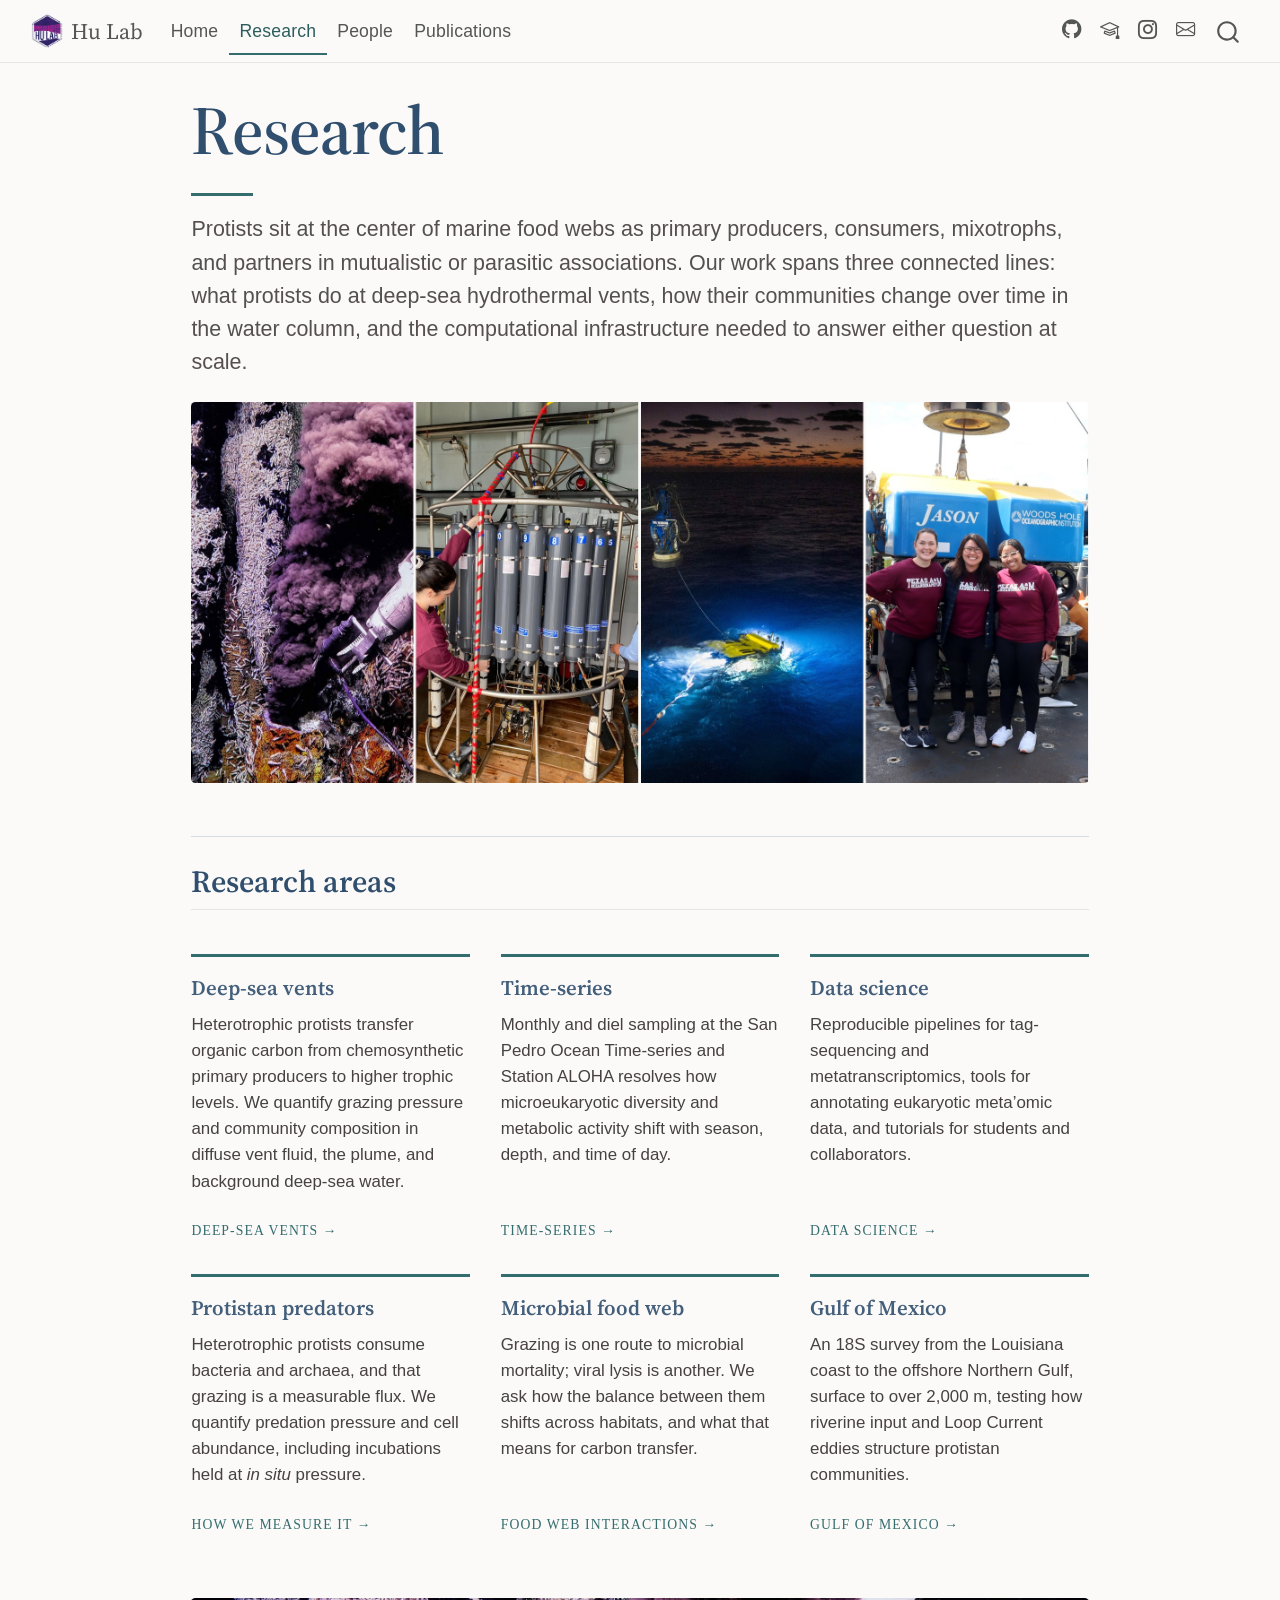
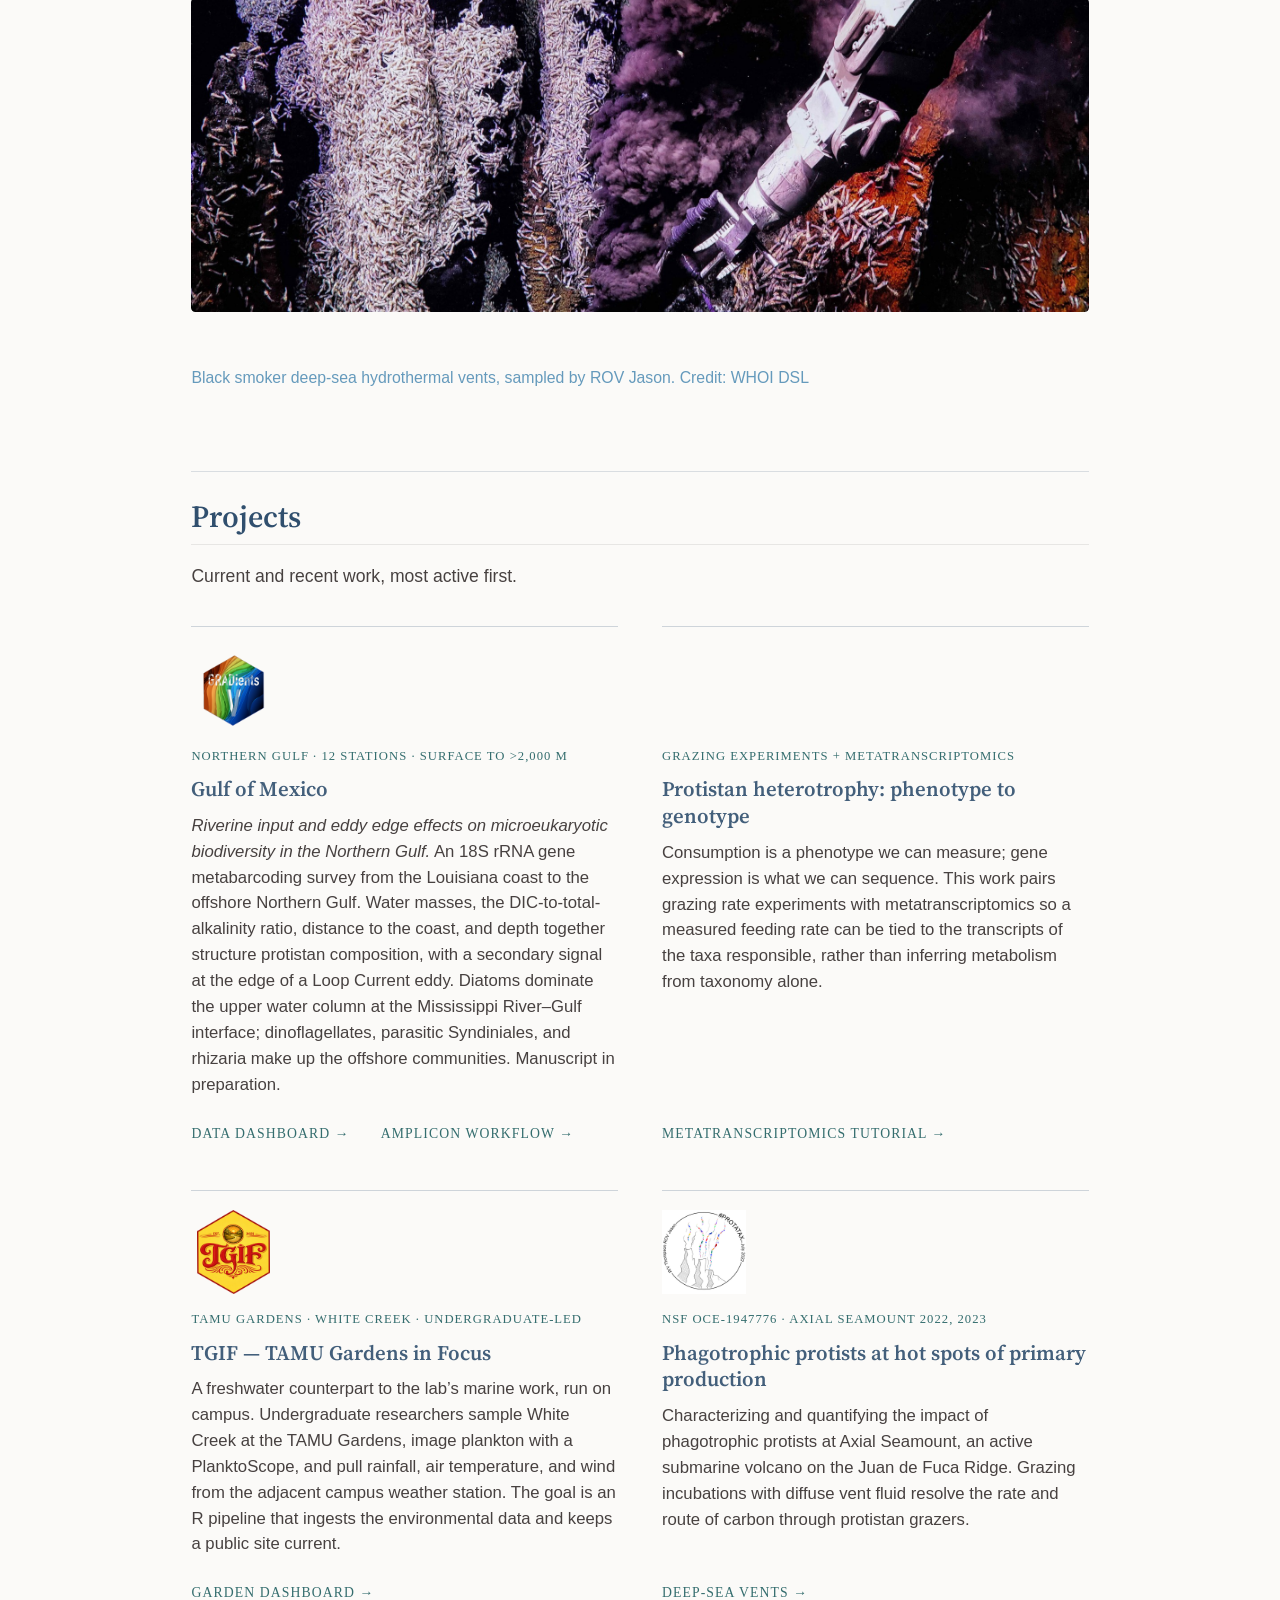
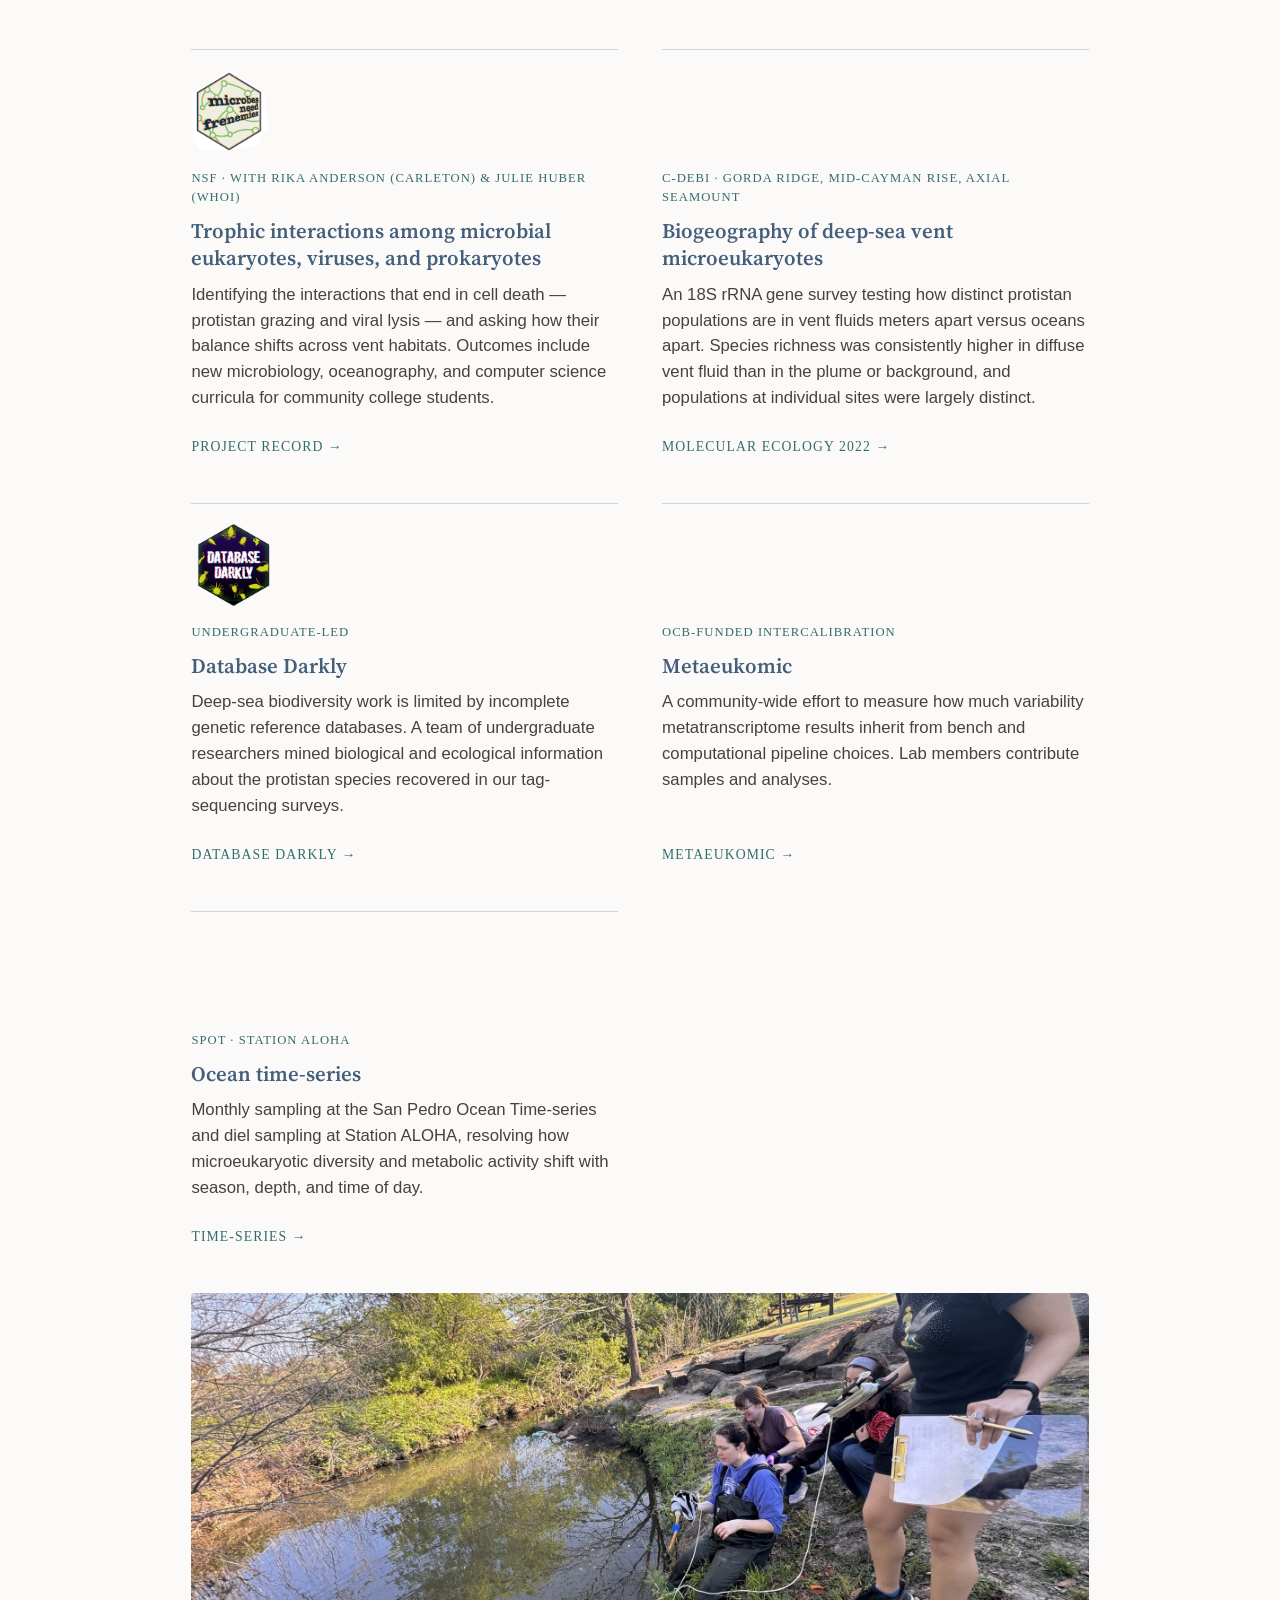
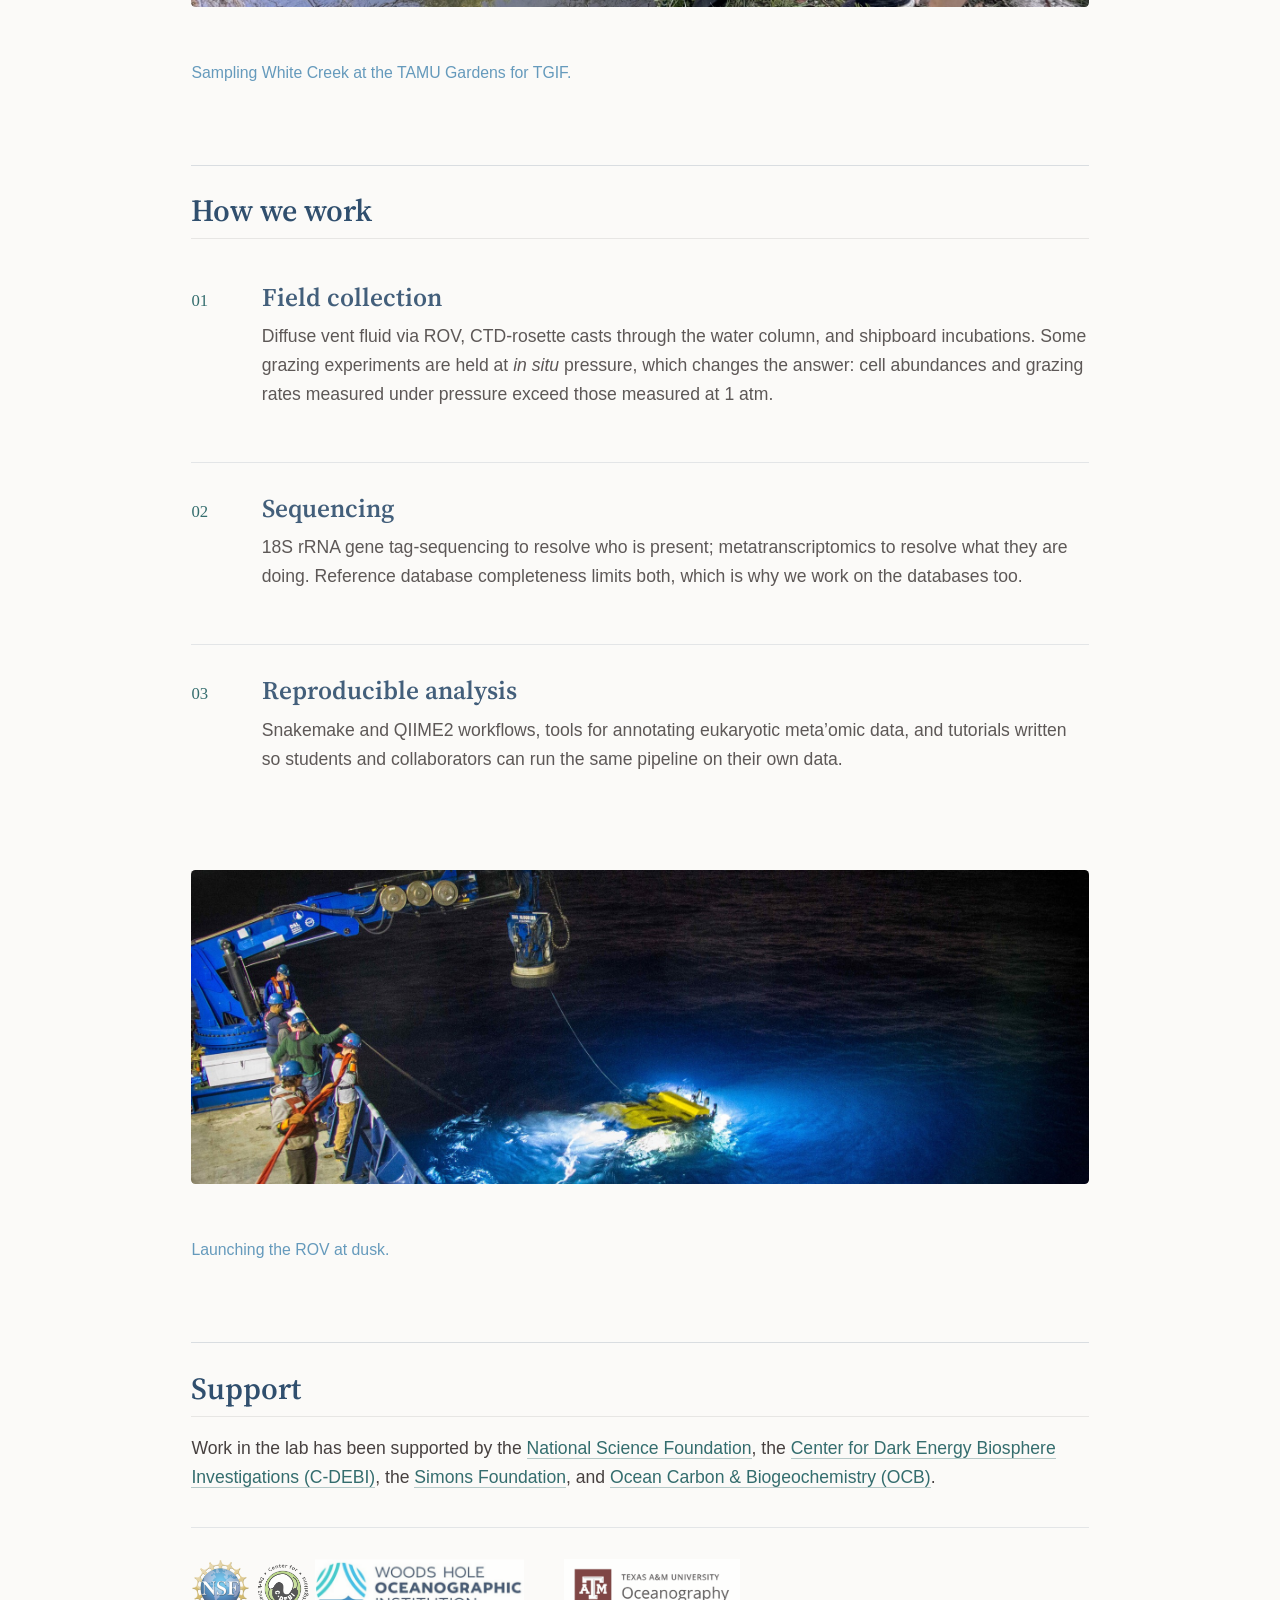
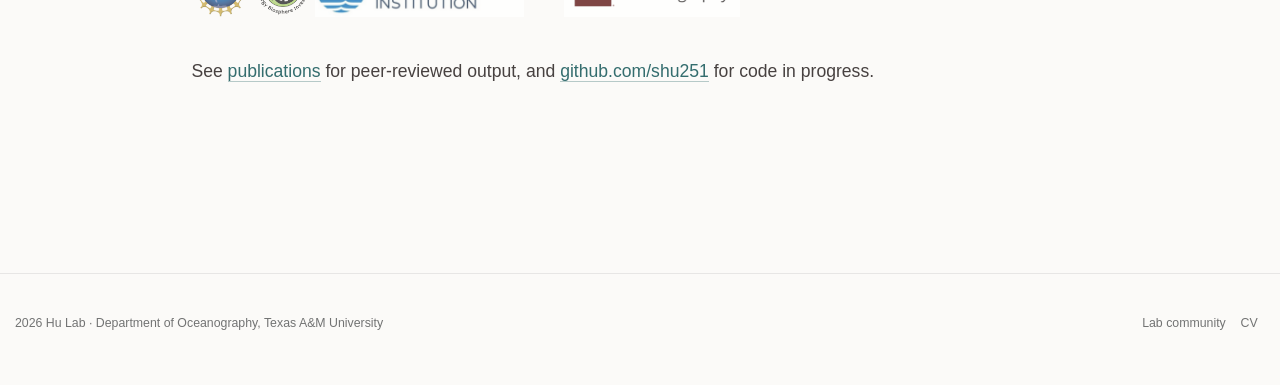
<file: docs/research.html>
<!DOCTYPE html>
<html xmlns="http://www.w3.org/1999/xhtml" lang="en" xml:lang="en"><head>

<meta charset="utf-8">
<meta name="generator" content="quarto-1.8.26">

<meta name="viewport" content="width=device-width, initial-scale=1.0, user-scalable=yes">


<title>Research – Hu Lab</title>
<style>
code{white-space: pre-wrap;}
span.smallcaps{font-variant: small-caps;}
div.columns{display: flex; gap: min(4vw, 1.5em);}
div.column{flex: auto; overflow-x: auto;}
div.hanging-indent{margin-left: 1.5em; text-indent: -1.5em;}
ul.task-list{list-style: none;}
ul.task-list li input[type="checkbox"] {
  width: 0.8em;
  margin: 0 0.8em 0.2em -1em; /* quarto-specific, see https://github.com/quarto-dev/quarto-cli/issues/4556 */ 
  vertical-align: middle;
}
</style>


<script src="site_libs/quarto-nav/quarto-nav.js"></script>
<script src="site_libs/clipboard/clipboard.min.js"></script>
<script src="site_libs/quarto-search/autocomplete.umd.js"></script>
<script src="site_libs/quarto-search/fuse.min.js"></script>
<script src="site_libs/quarto-search/quarto-search.js"></script>
<meta name="quarto:offset" content="./">
<link href="./images/logos/hu-lab-logo.png" rel="icon" type="image/png">
<script src="site_libs/quarto-html/quarto.js" type="module"></script>
<script src="site_libs/quarto-html/tabsets/tabsets.js" type="module"></script>
<script src="site_libs/quarto-html/axe/axe-check.js" type="module"></script>
<script src="site_libs/quarto-html/popper.min.js"></script>
<script src="site_libs/quarto-html/tippy.umd.min.js"></script>
<script src="site_libs/quarto-html/anchor.min.js"></script>
<link href="site_libs/quarto-html/tippy.css" rel="stylesheet">
<link href="site_libs/quarto-html/quarto-syntax-highlighting-2472106bbce68d82fbf3aa10fe7bffef.css" rel="stylesheet" class="quarto-color-scheme" id="quarto-text-highlighting-styles">
<link href="site_libs/quarto-html/quarto-syntax-highlighting-dark-381e10936b0e88757698ee15f2166234.css" rel="stylesheet" class="quarto-color-scheme quarto-color-alternate" id="quarto-text-highlighting-styles">
<link href="site_libs/quarto-html/quarto-syntax-highlighting-2472106bbce68d82fbf3aa10fe7bffef.css" rel="stylesheet" class="quarto-color-scheme-extra" id="quarto-text-highlighting-styles">
<script src="site_libs/bootstrap/bootstrap.min.js"></script>
<link href="site_libs/bootstrap/bootstrap-icons.css" rel="stylesheet">
<link href="site_libs/bootstrap/bootstrap-7b413647e8cf2158702b4b0d0b36e9a9.min.css" rel="stylesheet" append-hash="true" class="quarto-color-scheme" id="quarto-bootstrap" data-mode="light">
<link href="site_libs/bootstrap/bootstrap-dark-a3c0e7d5ab8e26f73f71703074fa8e51.min.css" rel="stylesheet" append-hash="true" class="quarto-color-scheme quarto-color-alternate" id="quarto-bootstrap" data-mode="light">
<link href="site_libs/bootstrap/bootstrap-7b413647e8cf2158702b4b0d0b36e9a9.min.css" rel="stylesheet" append-hash="true" class="quarto-color-scheme-extra" id="quarto-bootstrap" data-mode="light">
<script id="quarto-search-options" type="application/json">{
  "location": "navbar",
  "copy-button": false,
  "collapse-after": 3,
  "panel-placement": "end",
  "type": "overlay",
  "limit": 50,
  "keyboard-shortcut": [
    "f",
    "/",
    "s"
  ],
  "show-item-context": false,
  "language": {
    "search-no-results-text": "No results",
    "search-matching-documents-text": "matching documents",
    "search-copy-link-title": "Copy link to search",
    "search-hide-matches-text": "Hide additional matches",
    "search-more-match-text": "more match in this document",
    "search-more-matches-text": "more matches in this document",
    "search-clear-button-title": "Clear",
    "search-text-placeholder": "",
    "search-detached-cancel-button-title": "Cancel",
    "search-submit-button-title": "Submit",
    "search-label": "Search"
  }
}</script>


</head>

<body class="nav-fixed fullcontent quarto-light">

<div id="quarto-search-results"></div>
  <header id="quarto-header" class="headroom fixed-top">
    <nav class="navbar navbar-expand-lg " data-bs-theme="dark">
      <div class="navbar-container container-fluid">
      <div class="navbar-brand-container mx-auto">
    <a href="./index.html" class="navbar-brand navbar-brand-logo">
    <img src="./images/logos/hu-lab-logo.png" alt="Hu Lab logo" class="navbar-logo light-content">
    <img src="./images/logos/hu-lab-logo.png" alt="Hu Lab logo" class="navbar-logo dark-content">
    </a>
    <a class="navbar-brand" href="./index.html">
    <span class="navbar-title">Hu Lab</span>
    </a>
  </div>
            <div id="quarto-search" class="" title="Search"></div>
          <button class="navbar-toggler" type="button" data-bs-toggle="collapse" data-bs-target="#navbarCollapse" aria-controls="navbarCollapse" role="menu" aria-expanded="false" aria-label="Toggle navigation" onclick="if (window.quartoToggleHeadroom) { window.quartoToggleHeadroom(); }">
  <span class="navbar-toggler-icon"></span>
</button>
          <div class="collapse navbar-collapse" id="navbarCollapse">
            <ul class="navbar-nav navbar-nav-scroll me-auto">
  <li class="nav-item">
    <a class="nav-link" href="./index.html"> 
<span class="menu-text">Home</span></a>
  </li>  
  <li class="nav-item">
    <a class="nav-link active" href="./research.html" aria-current="page"> 
<span class="menu-text">Research</span></a>
  </li>  
  <li class="nav-item">
    <a class="nav-link" href="./team.html"> 
<span class="menu-text">People</span></a>
  </li>  
  <li class="nav-item">
    <a class="nav-link" href="./publications.html"> 
<span class="menu-text">Publications</span></a>
  </li>  
</ul>
            <ul class="navbar-nav navbar-nav-scroll ms-auto">
  <li class="nav-item compact">
    <a class="nav-link" href="https://github.com/shu251"> <i class="bi bi-github" role="img" aria-label="GitHub">
</i> 
<span class="menu-text"></span></a>
  </li>  
  <li class="nav-item compact">
    <a class="nav-link" href="https://scholar.google.com/citations?user=9CI91CMAAAAJ&amp;hl=en"> <i class="bi bi-mortarboard" role="img" aria-label="Google Scholar">
</i> 
<span class="menu-text"></span></a>
  </li>  
  <li class="nav-item compact">
    <a class="nav-link" href="https://www.instagram.com/microhukaryote/"> <i class="bi bi-instagram" role="img" aria-label="Instagram">
</i> 
<span class="menu-text"></span></a>
  </li>  
  <li class="nav-item compact">
    <a class="nav-link" href="mailto:skhu@tamu.edu"> <i class="bi bi-envelope" role="img" aria-label="Email">
</i> 
<span class="menu-text"></span></a>
  </li>  
</ul>
          </div> <!-- /navcollapse -->
            <div class="quarto-navbar-tools">
</div>
      </div> <!-- /container-fluid -->
    </nav>
</header>
<!-- content -->
<div id="quarto-content" class="quarto-container page-columns page-rows-contents page-layout-article page-navbar">
<!-- sidebar -->
<!-- margin-sidebar -->
    
<!-- main -->
<main class="content" id="quarto-document-content">

<header id="title-block-header" class="quarto-title-block default">
<div class="quarto-title">
<h1 class="title">Research</h1>
</div>



<div class="quarto-title-meta">

    
  
    
  </div>
  


</header>


<p>Protists sit at the center of marine food webs as primary producers, consumers, mixotrophs, and partners in mutualistic or parasitic associations. Our work spans three connected lines: what protists do at deep-sea hydrothermal vents, how their communities change over time in the water column, and the computational infrastructure needed to answer either question at scale.</p>
<p><img src="images/banners/research-field.jpg" class="banner img-fluid" alt="Black smoker vent with a fluid sampler, a CTD rosette on deck, an ROV deployment at dusk, and lab members in front of ROV Jason."></p>
<section id="research-areas" class="level2">
<h2 class="anchored" data-anchor-id="research-areas">Research areas</h2>
<div class="topic-grid">
<section id="deep-sea-vents" class="level3 topic">
<h3 class="anchored" data-anchor-id="deep-sea-vents">Deep-sea vents</h3>
<p>Heterotrophic protists transfer organic carbon from chemosynthetic primary producers to higher trophic levels. We quantify grazing pressure and community composition in diffuse vent fluid, the plume, and background deep-sea water.</p>
<p><a href="./deepsea-vents.html" class="more">Deep-sea vents →</a></p>
</section>
<section id="time-series" class="level3 topic">
<h3 class="anchored" data-anchor-id="time-series">Time-series</h3>
<p>Monthly and diel sampling at the San Pedro Ocean Time-series and Station ALOHA resolves how microeukaryotic diversity and metabolic activity shift with season, depth, and time of day.</p>
<p><a href="./time-series.html" class="more">Time-series →</a></p>
</section>
<section id="data-science" class="level3 topic">
<h3 class="anchored" data-anchor-id="data-science">Data science</h3>
<p>Reproducible pipelines for tag-sequencing and metatranscriptomics, tools for annotating eukaryotic meta’omic data, and tutorials for students and collaborators.</p>
<p><a href="./data-science.html" class="more">Data science →</a></p>
</section>
<section id="protistan-predators" class="level3 topic">
<h3 class="anchored" data-anchor-id="protistan-predators">Protistan predators</h3>
<p>Heterotrophic protists consume bacteria and archaea, and that grazing is a measurable flux. We quantify predation pressure and cell abundance, including incubations held at <em>in situ</em> pressure.</p>
<p><a href="./deepsea-vents.html#accessing-deep-sea-food-webs" class="more">How we measure it →</a></p>
</section>
<section id="microbial-food-web" class="level3 topic">
<h3 class="anchored" data-anchor-id="microbial-food-web">Microbial food web</h3>
<p>Grazing is one route to microbial mortality; viral lysis is another. We ask how the balance between them shifts across habitats, and what that means for carbon transfer.</p>
<p><a href="./deepsea-vents.html#microbes-need-frenemies" class="more">Food web interactions →</a></p>
</section>
<section id="gulf-of-mexico" class="level3 topic">
<h3 class="anchored" data-anchor-id="gulf-of-mexico">Gulf of Mexico</h3>
<p>An 18S survey from the Louisiana coast to the offshore Northern Gulf, surface to over 2,000 m, testing how riverine input and Loop Current eddies structure protistan communities.</p>
<p><a href="#gulf-of-mexico" class="more">Gulf of Mexico →</a></p>
</section>
</div>
<div class="quarto-figure quarto-figure-center">
<figure class="figure">
<p><img src="images/banners/black-smoker.jpg" class="figure-wide img-fluid figure-img"></p>
<figcaption>Black smoker deep-sea hydrothermal vents, sampled by ROV Jason. Credit: WHOI DSL</figcaption>
</figure>
</div>
</section>
<section id="projects" class="level2">
<h2 class="anchored" data-anchor-id="projects">Projects</h2>
<p>Current and recent work, most active first.</p>
<div class="project-grid">
<div class="project">
<p><img src="images/logos/web/GRADients-hex-sticker.png" class="project-logo img-fluid" alt="GRADients hex logo"></p>
<p><span class="project-meta">Northern Gulf · 12 stations · surface to &gt;2,000 m</span></p>
<section id="gulf-of-mexico-1" class="level3">
<h3 class="anchored" data-anchor-id="gulf-of-mexico-1">Gulf of Mexico</h3>
<p><em>Riverine input and eddy edge effects on microeukaryotic biodiversity in the Northern Gulf.</em> An 18S rRNA gene metabarcoding survey from the Louisiana coast to the offshore Northern Gulf. Water masses, the DIC-to-total-alkalinity ratio, distance to the coast, and depth together structure protistan composition, with a secondary signal at the edge of a Loop Current eddy. Diatoms dominate the upper water column at the Mississippi River–Gulf interface; dinoflagellates, parasitic Syndiniales, and rhizaria make up the offshore communities. Manuscript in preparation.</p>
<p><a href="https://msonsel.shinyapps.io/microbial_app/" class="more">Data dashboard →</a> <a href="https://shu251.github.io/Gulf-2023-amplicons/GoM-2023-amplicons.html" class="more">Amplicon workflow →</a></p>
</section>
</div>
<div class="project">
<p><span class="project-meta">Grazing experiments + metatranscriptomics</span></p>
<section id="protistan-heterotrophy-phenotype-to-genotype" class="level3">
<h3 class="anchored" data-anchor-id="protistan-heterotrophy-phenotype-to-genotype">Protistan heterotrophy: phenotype to genotype</h3>
<p>Consumption is a phenotype we can measure; gene expression is what we can sequence. This work pairs grazing rate experiments with metatranscriptomics so a measured feeding rate can be tied to the transcripts of the taxa responsible, rather than inferring metabolism from taxonomy alone.</p>
<p><a href="https://shu251.github.io/meta-eukomic/main.html" class="more">Metatranscriptomics tutorial →</a></p>
</section>
</div>
<div class="project">
<p><img src="images/logos/web/tgif-hex.png" class="project-logo img-fluid" alt="TGIF hex logo"></p>
<p><span class="project-meta">TAMU Gardens · White Creek · undergraduate-led</span></p>
<section id="tgif-tamu-gardens-in-focus" class="level3">
<h3 class="anchored" data-anchor-id="tgif-tamu-gardens-in-focus">TGIF — TAMU Gardens in Focus</h3>
<p>A freshwater counterpart to the lab’s marine work, run on campus. Undergraduate researchers sample White Creek at the TAMU Gardens, image plankton with a PlanktoScope, and pull rainfall, air temperature, and wind from the adjacent campus weather station. The goal is an R pipeline that ingests the environmental data and keeps a public site current.</p>
<p><a href="https://shu251.github.io/tamu-gardens-in-focus/garden-dashboard.html" class="more">Garden dashboard →</a></p>
</section>
</div>
<div class="project">
<p><img src="images/logos/web/vent-logo-protatax.png" class="project-logo img-fluid" alt="PROTATAX expedition logo"></p>
<p><span class="project-meta">NSF OCE-1947776 · Axial Seamount 2022, 2023</span></p>
<section id="phagotrophic-protists-at-hot-spots-of-primary-production" class="level3">
<h3 class="anchored" data-anchor-id="phagotrophic-protists-at-hot-spots-of-primary-production">Phagotrophic protists at hot spots of primary production</h3>
<p>Characterizing and quantifying the impact of phagotrophic protists at Axial Seamount, an active submarine volcano on the Juan de Fuca Ridge. Grazing incubations with diffuse vent fluid resolve the rate and route of carbon through protistan grazers.</p>
<p><a href="./deepsea-vents.html" class="more">Deep-sea vents →</a></p>
</section>
</div>
<div class="project">
<p><img src="images/logos/web/frenemies_VD.png" class="project-logo img-fluid" alt="Microbes need frenemies hex logo"></p>
<p><span class="project-meta">NSF · with Rika Anderson (Carleton) &amp; Julie Huber (WHOI)</span></p>
<section id="trophic-interactions-among-microbial-eukaryotes-viruses-and-prokaryotes" class="level3">
<h3 class="anchored" data-anchor-id="trophic-interactions-among-microbial-eukaryotes-viruses-and-prokaryotes">Trophic interactions among microbial eukaryotes, viruses, and prokaryotes</h3>
<p>Identifying the interactions that end in cell death — protistan grazing and viral lysis — and asking how their balance shifts across vent habitats. Outcomes include new microbiology, oceanography, and computer science curricula for community college students.</p>
<p><a href="https://www.bco-dmo.org/project/875053" class="more">Project record →</a></p>
</section>
</div>
<div class="project">
<p><span class="project-meta">C-DEBI · Gorda Ridge, Mid-Cayman Rise, Axial Seamount</span></p>
<section id="biogeography-of-deep-sea-vent-microeukaryotes" class="level3">
<h3 class="anchored" data-anchor-id="biogeography-of-deep-sea-vent-microeukaryotes">Biogeography of deep-sea vent microeukaryotes</h3>
<p>An 18S rRNA gene survey testing how distinct protistan populations are in vent fluids meters apart versus oceans apart. Species richness was consistently higher in diffuse vent fluid than in the plume or background, and populations at individual sites were largely distinct.</p>
<p><a href="https://doi.org/10.1111/mec.16745" class="more">Molecular Ecology 2022 →</a></p>
</section>
</div>
<div class="project">
<p><img src="images/logos/web/db_darkly_logo_emptybg.png" class="project-logo img-fluid" alt="Database Darkly hex logo"></p>
<p><span class="project-meta">Undergraduate-led</span></p>
<section id="database-darkly" class="level3">
<h3 class="anchored" data-anchor-id="database-darkly">Database Darkly</h3>
<p>Deep-sea biodiversity work is limited by incomplete genetic reference databases. A team of undergraduate researchers mined biological and ecological information about the protistan species recovered in our tag-sequencing surveys.</p>
<p><a href="https://shu251.github.io/deep-sea-microeuk-DB/" class="more">Database Darkly →</a></p>
</section>
</div>
<div class="project">
<p><span class="project-meta">OCB-funded intercalibration</span></p>
<section id="metaeukomic" class="level3">
<h3 class="anchored" data-anchor-id="metaeukomic">Metaeukomic</h3>
<p>A community-wide effort to measure how much variability metatranscriptome results inherit from bench and computational pipeline choices. Lab members contribute samples and analyses.</p>
<p><a href="https://www.us-ocb.org/metat-intercomparison/" class="more">Metaeukomic →</a></p>
</section>
</div>
<div class="project">
<p><span class="project-meta">SPOT · Station ALOHA</span></p>
<section id="ocean-time-series" class="level3">
<h3 class="anchored" data-anchor-id="ocean-time-series">Ocean time-series</h3>
<p>Monthly sampling at the San Pedro Ocean Time-series and diel sampling at Station ALOHA, resolving how microeukaryotic diversity and metabolic activity shift with season, depth, and time of day.</p>
<p><a href="./time-series.html" class="more">Time-series →</a></p>
</section>
</div>
</div>
<div class="quarto-figure quarto-figure-center">
<figure class="figure">
<p><img src="images/banners/white-creek.jpg" class="figure-wide img-fluid figure-img"></p>
<figcaption>Sampling White Creek at the TAMU Gardens for TGIF.</figcaption>
</figure>
</div>
<!-- To add a project, copy one ::: project block. Order is top-to-bottom as written. -->
</section>
<section id="how-we-work" class="level2">
<h2 class="anchored" data-anchor-id="how-we-work">How we work</h2>
<div class="question-list">
<div class="q">
<p><span class="q-num">01</span></p>
<section id="field-collection" class="level3">
<h3 class="anchored" data-anchor-id="field-collection">Field collection</h3>
<p>Diffuse vent fluid via ROV, CTD-rosette casts through the water column, and shipboard incubations. Some grazing experiments are held at <em>in situ</em> pressure, which changes the answer: cell abundances and grazing rates measured under pressure exceed those measured at 1 atm.</p>
</section>
</div>
<div class="q">
<p><span class="q-num">02</span></p>
<section id="sequencing" class="level3">
<h3 class="anchored" data-anchor-id="sequencing">Sequencing</h3>
<p>18S rRNA gene tag-sequencing to resolve who is present; metatranscriptomics to resolve what they are doing. Reference database completeness limits both, which is why we work on the databases too.</p>
</section>
</div>
<div class="q">
<p><span class="q-num">03</span></p>
<section id="reproducible-analysis" class="level3">
<h3 class="anchored" data-anchor-id="reproducible-analysis">Reproducible analysis</h3>
<p>Snakemake and QIIME2 workflows, tools for annotating eukaryotic meta’omic data, and tutorials written so students and collaborators can run the same pipeline on their own data.</p>
</section>
</div>
</div>
<div class="quarto-figure quarto-figure-center">
<figure class="figure">
<p><img src="images/banners/rov-deployment.jpg" class="figure-wide img-fluid figure-img"></p>
<figcaption>Launching the ROV at dusk.</figcaption>
</figure>
</div>
</section>
<section id="support" class="level2">
<h2 class="anchored" data-anchor-id="support">Support</h2>
<p>Work in the lab has been supported by the <a href="https://www.nsf.gov">National Science Foundation</a>, the <a href="https://www.darkenergybiosphere.org/">Center for Dark Energy Biosphere Investigations (C-DEBI)</a>, the <a href="https://www.simonsfoundation.org">Simons Foundation</a>, and <a href="https://www.us-ocb.org/">Ocean Carbon &amp; Biogeochemistry (OCB)</a>.</p>
<div class="funder-row">
<p><img src="images/logos/web/nsf-logo.png" class="img-fluid" alt="National Science Foundation"> <img src="images/logos/web/cdebi-logo.png" class="img-fluid" alt="Center for Dark Energy Biosphere Investigations"> <img src="images/logos/web/whoi-logo.png" class="img-fluid" alt="Woods Hole Oceanographic Institution"></p>
<p><img src="images/logos/web/tamu-ocean-logo.png" class="img-fluid" alt="Texas A&amp;M University Department of Oceanography"></p>
</div>
<p>See <a href="./publications.html">publications</a> for peer-reviewed output, and <a href="https://github.com/shu251">github.com/shu251</a> for code in progress.</p>


</section>

</main> <!-- /main -->
<script id="quarto-html-after-body" type="application/javascript">
  window.document.addEventListener("DOMContentLoaded", function (event) {
    const icon = "";
    const anchorJS = new window.AnchorJS();
    anchorJS.options = {
      placement: 'right',
      icon: icon
    };
    anchorJS.add('.anchored');
    const isCodeAnnotation = (el) => {
      for (const clz of el.classList) {
        if (clz.startsWith('code-annotation-')) {                     
          return true;
        }
      }
      return false;
    }
    const onCopySuccess = function(e) {
      // button target
      const button = e.trigger;
      // don't keep focus
      button.blur();
      // flash "checked"
      button.classList.add('code-copy-button-checked');
      var currentTitle = button.getAttribute("title");
      button.setAttribute("title", "Copied!");
      let tooltip;
      if (window.bootstrap) {
        button.setAttribute("data-bs-toggle", "tooltip");
        button.setAttribute("data-bs-placement", "left");
        button.setAttribute("data-bs-title", "Copied!");
        tooltip = new bootstrap.Tooltip(button, 
          { trigger: "manual", 
            customClass: "code-copy-button-tooltip",
            offset: [0, -8]});
        tooltip.show();    
      }
      setTimeout(function() {
        if (tooltip) {
          tooltip.hide();
          button.removeAttribute("data-bs-title");
          button.removeAttribute("data-bs-toggle");
          button.removeAttribute("data-bs-placement");
        }
        button.setAttribute("title", currentTitle);
        button.classList.remove('code-copy-button-checked');
      }, 1000);
      // clear code selection
      e.clearSelection();
    }
    const getTextToCopy = function(trigger) {
      const outerScaffold = trigger.parentElement.cloneNode(true);
      const codeEl = outerScaffold.querySelector('code');
      for (const childEl of codeEl.children) {
        if (isCodeAnnotation(childEl)) {
          childEl.remove();
        }
      }
      return codeEl.innerText;
    }
    const clipboard = new window.ClipboardJS('.code-copy-button:not([data-in-quarto-modal])', {
      text: getTextToCopy
    });
    clipboard.on('success', onCopySuccess);
    if (window.document.getElementById('quarto-embedded-source-code-modal')) {
      const clipboardModal = new window.ClipboardJS('.code-copy-button[data-in-quarto-modal]', {
        text: getTextToCopy,
        container: window.document.getElementById('quarto-embedded-source-code-modal')
      });
      clipboardModal.on('success', onCopySuccess);
    }
      var localhostRegex = new RegExp(/^(?:http|https):\/\/localhost\:?[0-9]*\//);
      var mailtoRegex = new RegExp(/^mailto:/);
        var filterRegex = new RegExp("https:\/\/shu251\.github\.io\/sarah-hu\/");
      var isInternal = (href) => {
          return filterRegex.test(href) || localhostRegex.test(href) || mailtoRegex.test(href);
      }
      // Inspect non-navigation links and adorn them if external
     var links = window.document.querySelectorAll('a[href]:not(.nav-link):not(.navbar-brand):not(.toc-action):not(.sidebar-link):not(.sidebar-item-toggle):not(.pagination-link):not(.no-external):not([aria-hidden]):not(.dropdown-item):not(.quarto-navigation-tool):not(.about-link)');
      for (var i=0; i<links.length; i++) {
        const link = links[i];
        if (!isInternal(link.href)) {
          // undo the damage that might have been done by quarto-nav.js in the case of
          // links that we want to consider external
          if (link.dataset.originalHref !== undefined) {
            link.href = link.dataset.originalHref;
          }
        }
      }
    function tippyHover(el, contentFn, onTriggerFn, onUntriggerFn) {
      const config = {
        allowHTML: true,
        maxWidth: 500,
        delay: 100,
        arrow: false,
        appendTo: function(el) {
            return el.parentElement;
        },
        interactive: true,
        interactiveBorder: 10,
        theme: 'quarto',
        placement: 'bottom-start',
      };
      if (contentFn) {
        config.content = contentFn;
      }
      if (onTriggerFn) {
        config.onTrigger = onTriggerFn;
      }
      if (onUntriggerFn) {
        config.onUntrigger = onUntriggerFn;
      }
      window.tippy(el, config); 
    }
    const noterefs = window.document.querySelectorAll('a[role="doc-noteref"]');
    for (var i=0; i<noterefs.length; i++) {
      const ref = noterefs[i];
      tippyHover(ref, function() {
        // use id or data attribute instead here
        let href = ref.getAttribute('data-footnote-href') || ref.getAttribute('href');
        try { href = new URL(href).hash; } catch {}
        const id = href.replace(/^#\/?/, "");
        const note = window.document.getElementById(id);
        if (note) {
          return note.innerHTML;
        } else {
          return "";
        }
      });
    }
    const xrefs = window.document.querySelectorAll('a.quarto-xref');
    const processXRef = (id, note) => {
      // Strip column container classes
      const stripColumnClz = (el) => {
        el.classList.remove("page-full", "page-columns");
        if (el.children) {
          for (const child of el.children) {
            stripColumnClz(child);
          }
        }
      }
      stripColumnClz(note)
      if (id === null || id.startsWith('sec-')) {
        // Special case sections, only their first couple elements
        const container = document.createElement("div");
        if (note.children && note.children.length > 2) {
          container.appendChild(note.children[0].cloneNode(true));
          for (let i = 1; i < note.children.length; i++) {
            const child = note.children[i];
            if (child.tagName === "P" && child.innerText === "") {
              continue;
            } else {
              container.appendChild(child.cloneNode(true));
              break;
            }
          }
          if (window.Quarto?.typesetMath) {
            window.Quarto.typesetMath(container);
          }
          return container.innerHTML
        } else {
          if (window.Quarto?.typesetMath) {
            window.Quarto.typesetMath(note);
          }
          return note.innerHTML;
        }
      } else {
        // Remove any anchor links if they are present
        const anchorLink = note.querySelector('a.anchorjs-link');
        if (anchorLink) {
          anchorLink.remove();
        }
        if (window.Quarto?.typesetMath) {
          window.Quarto.typesetMath(note);
        }
        if (note.classList.contains("callout")) {
          return note.outerHTML;
        } else {
          return note.innerHTML;
        }
      }
    }
    for (var i=0; i<xrefs.length; i++) {
      const xref = xrefs[i];
      tippyHover(xref, undefined, function(instance) {
        instance.disable();
        let url = xref.getAttribute('href');
        let hash = undefined; 
        if (url.startsWith('#')) {
          hash = url;
        } else {
          try { hash = new URL(url).hash; } catch {}
        }
        if (hash) {
          const id = hash.replace(/^#\/?/, "");
          const note = window.document.getElementById(id);
          if (note !== null) {
            try {
              const html = processXRef(id, note.cloneNode(true));
              instance.setContent(html);
            } finally {
              instance.enable();
              instance.show();
            }
          } else {
            // See if we can fetch this
            fetch(url.split('#')[0])
            .then(res => res.text())
            .then(html => {
              const parser = new DOMParser();
              const htmlDoc = parser.parseFromString(html, "text/html");
              const note = htmlDoc.getElementById(id);
              if (note !== null) {
                const html = processXRef(id, note);
                instance.setContent(html);
              } 
            }).finally(() => {
              instance.enable();
              instance.show();
            });
          }
        } else {
          // See if we can fetch a full url (with no hash to target)
          // This is a special case and we should probably do some content thinning / targeting
          fetch(url)
          .then(res => res.text())
          .then(html => {
            const parser = new DOMParser();
            const htmlDoc = parser.parseFromString(html, "text/html");
            const note = htmlDoc.querySelector('main.content');
            if (note !== null) {
              // This should only happen for chapter cross references
              // (since there is no id in the URL)
              // remove the first header
              if (note.children.length > 0 && note.children[0].tagName === "HEADER") {
                note.children[0].remove();
              }
              const html = processXRef(null, note);
              instance.setContent(html);
            } 
          }).finally(() => {
            instance.enable();
            instance.show();
          });
        }
      }, function(instance) {
      });
    }
        let selectedAnnoteEl;
        const selectorForAnnotation = ( cell, annotation) => {
          let cellAttr = 'data-code-cell="' + cell + '"';
          let lineAttr = 'data-code-annotation="' +  annotation + '"';
          const selector = 'span[' + cellAttr + '][' + lineAttr + ']';
          return selector;
        }
        const selectCodeLines = (annoteEl) => {
          const doc = window.document;
          const targetCell = annoteEl.getAttribute("data-target-cell");
          const targetAnnotation = annoteEl.getAttribute("data-target-annotation");
          const annoteSpan = window.document.querySelector(selectorForAnnotation(targetCell, targetAnnotation));
          const lines = annoteSpan.getAttribute("data-code-lines").split(",");
          const lineIds = lines.map((line) => {
            return targetCell + "-" + line;
          })
          let top = null;
          let height = null;
          let parent = null;
          if (lineIds.length > 0) {
              //compute the position of the single el (top and bottom and make a div)
              const el = window.document.getElementById(lineIds[0]);
              top = el.offsetTop;
              height = el.offsetHeight;
              parent = el.parentElement.parentElement;
            if (lineIds.length > 1) {
              const lastEl = window.document.getElementById(lineIds[lineIds.length - 1]);
              const bottom = lastEl.offsetTop + lastEl.offsetHeight;
              height = bottom - top;
            }
            if (top !== null && height !== null && parent !== null) {
              // cook up a div (if necessary) and position it 
              let div = window.document.getElementById("code-annotation-line-highlight");
              if (div === null) {
                div = window.document.createElement("div");
                div.setAttribute("id", "code-annotation-line-highlight");
                div.style.position = 'absolute';
                parent.appendChild(div);
              }
              div.style.top = top - 2 + "px";
              div.style.height = height + 4 + "px";
              div.style.left = 0;
              let gutterDiv = window.document.getElementById("code-annotation-line-highlight-gutter");
              if (gutterDiv === null) {
                gutterDiv = window.document.createElement("div");
                gutterDiv.setAttribute("id", "code-annotation-line-highlight-gutter");
                gutterDiv.style.position = 'absolute';
                const codeCell = window.document.getElementById(targetCell);
                const gutter = codeCell.querySelector('.code-annotation-gutter');
                gutter.appendChild(gutterDiv);
              }
              gutterDiv.style.top = top - 2 + "px";
              gutterDiv.style.height = height + 4 + "px";
            }
            selectedAnnoteEl = annoteEl;
          }
        };
        const unselectCodeLines = () => {
          const elementsIds = ["code-annotation-line-highlight", "code-annotation-line-highlight-gutter"];
          elementsIds.forEach((elId) => {
            const div = window.document.getElementById(elId);
            if (div) {
              div.remove();
            }
          });
          selectedAnnoteEl = undefined;
        };
          // Handle positioning of the toggle
      window.addEventListener(
        "resize",
        throttle(() => {
          elRect = undefined;
          if (selectedAnnoteEl) {
            selectCodeLines(selectedAnnoteEl);
          }
        }, 10)
      );
      function throttle(fn, ms) {
      let throttle = false;
      let timer;
        return (...args) => {
          if(!throttle) { // first call gets through
              fn.apply(this, args);
              throttle = true;
          } else { // all the others get throttled
              if(timer) clearTimeout(timer); // cancel #2
              timer = setTimeout(() => {
                fn.apply(this, args);
                timer = throttle = false;
              }, ms);
          }
        };
      }
        // Attach click handler to the DT
        const annoteDls = window.document.querySelectorAll('dt[data-target-cell]');
        for (const annoteDlNode of annoteDls) {
          annoteDlNode.addEventListener('click', (event) => {
            const clickedEl = event.target;
            if (clickedEl !== selectedAnnoteEl) {
              unselectCodeLines();
              const activeEl = window.document.querySelector('dt[data-target-cell].code-annotation-active');
              if (activeEl) {
                activeEl.classList.remove('code-annotation-active');
              }
              selectCodeLines(clickedEl);
              clickedEl.classList.add('code-annotation-active');
            } else {
              // Unselect the line
              unselectCodeLines();
              clickedEl.classList.remove('code-annotation-active');
            }
          });
        }
    const findCites = (el) => {
      const parentEl = el.parentElement;
      if (parentEl) {
        const cites = parentEl.dataset.cites;
        if (cites) {
          return {
            el,
            cites: cites.split(' ')
          };
        } else {
          return findCites(el.parentElement)
        }
      } else {
        return undefined;
      }
    };
    var bibliorefs = window.document.querySelectorAll('a[role="doc-biblioref"]');
    for (var i=0; i<bibliorefs.length; i++) {
      const ref = bibliorefs[i];
      const citeInfo = findCites(ref);
      if (citeInfo) {
        tippyHover(citeInfo.el, function() {
          var popup = window.document.createElement('div');
          citeInfo.cites.forEach(function(cite) {
            var citeDiv = window.document.createElement('div');
            citeDiv.classList.add('hanging-indent');
            citeDiv.classList.add('csl-entry');
            var biblioDiv = window.document.getElementById('ref-' + cite);
            if (biblioDiv) {
              citeDiv.innerHTML = biblioDiv.innerHTML;
            }
            popup.appendChild(citeDiv);
          });
          return popup.innerHTML;
        });
      }
    }
  });
  </script>
</div> <!-- /content -->
<footer class="footer">
  <div class="nav-footer">
    <div class="nav-footer-left">
<p>2026 Hu Lab · Department of Oceanography, Texas A&amp;M University</p>
</div>   
    <div class="nav-footer-center">
      &nbsp;
    </div>
    <div class="nav-footer-right">
      <ul class="footer-items list-unstyled">
    <li class="nav-item">
    <a class="nav-link" href="./lab-policies.html">
<p>Lab community</p>
</a>
  </li>  
    <li class="nav-item">
    <a class="nav-link" href="./products/cv.pdf">
<p>CV</p>
</a>
  </li>  
</ul>
    </div>
  </div>
</footer>




</body></html>
</file>
<file: docs/site_libs/quarto-html/tippy.css>
.tippy-box[data-animation=fade][data-state=hidden]{opacity:0}[data-tippy-root]{max-width:calc(100vw - 10px)}.tippy-box{position:relative;background-color:#333;color:#fff;border-radius:4px;font-size:14px;line-height:1.4;white-space:normal;outline:0;transition-property:transform,visibility,opacity}.tippy-box[data-placement^=top]>.tippy-arrow{bottom:0}.tippy-box[data-placement^=top]>.tippy-arrow:before{bottom:-7px;left:0;border-width:8px 8px 0;border-top-color:initial;transform-origin:center top}.tippy-box[data-placement^=bottom]>.tippy-arrow{top:0}.tippy-box[data-placement^=bottom]>.tippy-arrow:before{top:-7px;left:0;border-width:0 8px 8px;border-bottom-color:initial;transform-origin:center bottom}.tippy-box[data-placement^=left]>.tippy-arrow{right:0}.tippy-box[data-placement^=left]>.tippy-arrow:before{border-width:8px 0 8px 8px;border-left-color:initial;right:-7px;transform-origin:center left}.tippy-box[data-placement^=right]>.tippy-arrow{left:0}.tippy-box[data-placement^=right]>.tippy-arrow:before{left:-7px;border-width:8px 8px 8px 0;border-right-color:initial;transform-origin:center right}.tippy-box[data-inertia][data-state=visible]{transition-timing-function:cubic-bezier(.54,1.5,.38,1.11)}.tippy-arrow{width:16px;height:16px;color:#333}.tippy-arrow:before{content:"";position:absolute;border-color:transparent;border-style:solid}.tippy-content{position:relative;padding:5px 9px;z-index:1}
</file>
<file: docs/site_libs/quarto-html/quarto-syntax-highlighting-2472106bbce68d82fbf3aa10fe7bffef.css>
/* quarto syntax highlight colors */
:root {
  --quarto-hl-ot-color: #003B4F;
  --quarto-hl-at-color: #657422;
  --quarto-hl-ss-color: #20794D;
  --quarto-hl-an-color: #5E5E5E;
  --quarto-hl-fu-color: #4758AB;
  --quarto-hl-st-color: #20794D;
  --quarto-hl-cf-color: #003B4F;
  --quarto-hl-op-color: #5E5E5E;
  --quarto-hl-er-color: #AD0000;
  --quarto-hl-bn-color: #AD0000;
  --quarto-hl-al-color: #AD0000;
  --quarto-hl-va-color: #111111;
  --quarto-hl-bu-color: inherit;
  --quarto-hl-ex-color: inherit;
  --quarto-hl-pp-color: #AD0000;
  --quarto-hl-in-color: #5E5E5E;
  --quarto-hl-vs-color: #20794D;
  --quarto-hl-wa-color: #5E5E5E;
  --quarto-hl-do-color: #5E5E5E;
  --quarto-hl-im-color: #00769E;
  --quarto-hl-ch-color: #20794D;
  --quarto-hl-dt-color: #AD0000;
  --quarto-hl-fl-color: #AD0000;
  --quarto-hl-co-color: #5E5E5E;
  --quarto-hl-cv-color: #5E5E5E;
  --quarto-hl-cn-color: #8f5902;
  --quarto-hl-sc-color: #5E5E5E;
  --quarto-hl-dv-color: #AD0000;
  --quarto-hl-kw-color: #003B4F;
}

/* other quarto variables */
:root {
  --quarto-font-monospace: Source Code Pro;
}

/* syntax highlight based on Pandoc's rules */
pre > code.sourceCode > span {
  color: #003B4F;
}

code.sourceCode > span {
  color: #003B4F;
}

div.sourceCode,
div.sourceCode pre.sourceCode {
  color: #003B4F;
}

/* Normal */
code span {
  color: #003B4F;
}

/* Alert */
code span.al {
  color: #AD0000;
  font-style: inherit;
}

/* Annotation */
code span.an {
  color: #5E5E5E;
  font-style: inherit;
}

/* Attribute */
code span.at {
  color: #657422;
  font-style: inherit;
}

/* BaseN */
code span.bn {
  color: #AD0000;
  font-style: inherit;
}

/* BuiltIn */
code span.bu {
  font-style: inherit;
}

/* ControlFlow */
code span.cf {
  color: #003B4F;
  font-weight: bold;
  font-style: inherit;
}

/* Char */
code span.ch {
  color: #20794D;
  font-style: inherit;
}

/* Constant */
code span.cn {
  color: #8f5902;
  font-style: inherit;
}

/* Comment */
code span.co {
  color: #5E5E5E;
  font-style: inherit;
}

/* CommentVar */
code span.cv {
  color: #5E5E5E;
  font-style: italic;
}

/* Documentation */
code span.do {
  color: #5E5E5E;
  font-style: italic;
}

/* DataType */
code span.dt {
  color: #AD0000;
  font-style: inherit;
}

/* DecVal */
code span.dv {
  color: #AD0000;
  font-style: inherit;
}

/* Error */
code span.er {
  color: #AD0000;
  font-style: inherit;
}

/* Extension */
code span.ex {
  font-style: inherit;
}

/* Float */
code span.fl {
  color: #AD0000;
  font-style: inherit;
}

/* Function */
code span.fu {
  color: #4758AB;
  font-style: inherit;
}

/* Import */
code span.im {
  color: #00769E;
  font-style: inherit;
}

/* Information */
code span.in {
  color: #5E5E5E;
  font-style: inherit;
}

/* Keyword */
code span.kw {
  color: #003B4F;
  font-weight: bold;
  font-style: inherit;
}

/* Operator */
code span.op {
  color: #5E5E5E;
  font-style: inherit;
}

/* Other */
code span.ot {
  color: #003B4F;
  font-style: inherit;
}

/* Preprocessor */
code span.pp {
  color: #AD0000;
  font-style: inherit;
}

/* SpecialChar */
code span.sc {
  color: #5E5E5E;
  font-style: inherit;
}

/* SpecialString */
code span.ss {
  color: #20794D;
  font-style: inherit;
}

/* String */
code span.st {
  color: #20794D;
  font-style: inherit;
}

/* Variable */
code span.va {
  color: #111111;
  font-style: inherit;
}

/* VerbatimString */
code span.vs {
  color: #20794D;
  font-style: inherit;
}

/* Warning */
code span.wa {
  color: #5E5E5E;
  font-style: italic;
}

.prevent-inlining {
  content: "</";
}

/*# sourceMappingURL=15e4f1d478e0ff5b3ee11695215e07ca.css.map */
</file>
<file: docs/site_libs/quarto-html/quarto-syntax-highlighting-dark-381e10936b0e88757698ee15f2166234.css>
/* quarto syntax highlight colors */
:root {
  --quarto-hl-al-color: #f07178;
  --quarto-hl-an-color: #d4d0ab;
  --quarto-hl-at-color: #00e0e0;
  --quarto-hl-bn-color: #d4d0ab;
  --quarto-hl-bu-color: #abe338;
  --quarto-hl-ch-color: #abe338;
  --quarto-hl-co-color: #f8f8f2;
  --quarto-hl-cv-color: #ffd700;
  --quarto-hl-cn-color: #ffd700;
  --quarto-hl-cf-color: #ffa07a;
  --quarto-hl-dt-color: #ffa07a;
  --quarto-hl-dv-color: #d4d0ab;
  --quarto-hl-do-color: #f8f8f2;
  --quarto-hl-er-color: #f07178;
  --quarto-hl-ex-color: #00e0e0;
  --quarto-hl-fl-color: #d4d0ab;
  --quarto-hl-fu-color: #ffa07a;
  --quarto-hl-im-color: #abe338;
  --quarto-hl-in-color: #d4d0ab;
  --quarto-hl-kw-color: #ffa07a;
  --quarto-hl-op-color: #ffa07a;
  --quarto-hl-ot-color: #00e0e0;
  --quarto-hl-pp-color: #dcc6e0;
  --quarto-hl-re-color: #00e0e0;
  --quarto-hl-sc-color: #abe338;
  --quarto-hl-ss-color: #abe338;
  --quarto-hl-st-color: #abe338;
  --quarto-hl-va-color: #00e0e0;
  --quarto-hl-vs-color: #abe338;
  --quarto-hl-wa-color: #dcc6e0;
}

/* other quarto variables */
:root {
  --quarto-font-monospace: Source Code Pro;
}

/* syntax highlight based on Pandoc's rules */
pre > code.sourceCode > span {
  color: #f8f8f2;
}

code.sourceCode > span {
  color: #f8f8f2;
}

div.sourceCode,
div.sourceCode pre.sourceCode {
  color: #f8f8f2;
}

/* Normal */
code span {
  color: #f8f8f2;
}

/* Alert */
code span.al {
  color: #f07178;
}

/* Annotation */
code span.an {
  color: #d4d0ab;
}

/* Attribute */
code span.at {
  color: #00e0e0;
}

/* BaseN */
code span.bn {
  color: #d4d0ab;
}

/* BuiltIn */
code span.bu {
  color: #abe338;
}

/* ControlFlow */
code span.cf {
  font-weight: bold;
  color: #ffa07a;
}

/* Char */
code span.ch {
  color: #abe338;
}

/* Constant */
code span.cn {
  color: #ffd700;
}

/* Comment */
code span.co {
  font-style: italic;
  color: #f8f8f2;
}

/* CommentVar */
code span.cv {
  color: #ffd700;
}

/* Documentation */
code span.do {
  color: #f8f8f2;
}

/* DataType */
code span.dt {
  color: #ffa07a;
}

/* DecVal */
code span.dv {
  color: #d4d0ab;
}

/* Error */
code span.er {
  color: #f07178;
  text-decoration: underline;
}

/* Extension */
code span.ex {
  font-weight: bold;
  color: #00e0e0;
}

/* Float */
code span.fl {
  color: #d4d0ab;
}

/* Function */
code span.fu {
  color: #ffa07a;
}

/* Import */
code span.im {
  color: #abe338;
}

/* Information */
code span.in {
  color: #d4d0ab;
}

/* Keyword */
code span.kw {
  font-weight: bold;
  color: #ffa07a;
}

/* Operator */
code span.op {
  color: #ffa07a;
}

/* Other */
code span.ot {
  color: #00e0e0;
}

/* Preprocessor */
code span.pp {
  color: #dcc6e0;
}

/* RegionMarker */
code span.re {
  background-color: #f8f8f2;
  color: #00e0e0;
}

/* SpecialChar */
code span.sc {
  color: #abe338;
}

/* SpecialString */
code span.ss {
  color: #abe338;
}

/* String */
code span.st {
  color: #abe338;
}

/* Variable */
code span.va {
  color: #00e0e0;
}

/* VerbatimString */
code span.vs {
  color: #abe338;
}

/* Warning */
code span.wa {
  color: #dcc6e0;
}

.prevent-inlining {
  content: "</";
}

/*# sourceMappingURL=666a82ac1f06bd9ed05aa4e3bd0c1414.css.map */
</file>
<file: docs/site_libs/quarto-html/quarto-syntax-highlighting.css>
/* quarto syntax highlight colors */
:root {
  --quarto-hl-ot-color: #003B4F;
  --quarto-hl-at-color: #657422;
  --quarto-hl-ss-color: #20794D;
  --quarto-hl-an-color: #5E5E5E;
  --quarto-hl-fu-color: #4758AB;
  --quarto-hl-st-color: #20794D;
  --quarto-hl-cf-color: #003B4F;
  --quarto-hl-op-color: #5E5E5E;
  --quarto-hl-er-color: #AD0000;
  --quarto-hl-bn-color: #AD0000;
  --quarto-hl-al-color: #AD0000;
  --quarto-hl-va-color: #111111;
  --quarto-hl-bu-color: inherit;
  --quarto-hl-ex-color: inherit;
  --quarto-hl-pp-color: #AD0000;
  --quarto-hl-in-color: #5E5E5E;
  --quarto-hl-vs-color: #20794D;
  --quarto-hl-wa-color: #5E5E5E;
  --quarto-hl-do-color: #5E5E5E;
  --quarto-hl-im-color: #00769E;
  --quarto-hl-ch-color: #20794D;
  --quarto-hl-dt-color: #AD0000;
  --quarto-hl-fl-color: #AD0000;
  --quarto-hl-co-color: #5E5E5E;
  --quarto-hl-cv-color: #5E5E5E;
  --quarto-hl-cn-color: #8f5902;
  --quarto-hl-sc-color: #5E5E5E;
  --quarto-hl-dv-color: #AD0000;
  --quarto-hl-kw-color: #003B4F;
}

/* other quarto variables */
:root {
  --quarto-font-monospace: SFMono-Regular, Menlo, Monaco, Consolas, "Liberation Mono", "Courier New", monospace;
}

pre > code.sourceCode > span {
  color: #003B4F;
}

code span {
  color: #003B4F;
}

code.sourceCode > span {
  color: #003B4F;
}

div.sourceCode,
div.sourceCode pre.sourceCode {
  color: #003B4F;
}

code span.ot {
  color: #003B4F;
  font-style: inherit;
}

code span.at {
  color: #657422;
  font-style: inherit;
}

code span.ss {
  color: #20794D;
  font-style: inherit;
}

code span.an {
  color: #5E5E5E;
  font-style: inherit;
}

code span.fu {
  color: #4758AB;
  font-style: inherit;
}

code span.st {
  color: #20794D;
  font-style: inherit;
}

code span.cf {
  color: #003B4F;
  font-style: inherit;
}

code span.op {
  color: #5E5E5E;
  font-style: inherit;
}

code span.er {
  color: #AD0000;
  font-style: inherit;
}

code span.bn {
  color: #AD0000;
  font-style: inherit;
}

code span.al {
  color: #AD0000;
  font-style: inherit;
}

code span.va {
  color: #111111;
  font-style: inherit;
}

code span.bu {
  font-style: inherit;
}

code span.ex {
  font-style: inherit;
}

code span.pp {
  color: #AD0000;
  font-style: inherit;
}

code span.in {
  color: #5E5E5E;
  font-style: inherit;
}

code span.vs {
  color: #20794D;
  font-style: inherit;
}

code span.wa {
  color: #5E5E5E;
  font-style: italic;
}

code span.do {
  color: #5E5E5E;
  font-style: italic;
}

code span.im {
  color: #00769E;
  font-style: inherit;
}

code span.ch {
  color: #20794D;
  font-style: inherit;
}

code span.dt {
  color: #AD0000;
  font-style: inherit;
}

code span.fl {
  color: #AD0000;
  font-style: inherit;
}

code span.co {
  color: #5E5E5E;
  font-style: inherit;
}

code span.cv {
  color: #5E5E5E;
  font-style: italic;
}

code span.cn {
  color: #8f5902;
  font-style: inherit;
}

code span.sc {
  color: #5E5E5E;
  font-style: inherit;
}

code span.dv {
  color: #AD0000;
  font-style: inherit;
}

code span.kw {
  color: #003B4F;
  font-style: inherit;
}

.prevent-inlining {
  content: "</";
}

/*# sourceMappingURL=debc5d5d77c3f9108843748ff7464032.css.map */
</file>
<file: docs/styles.css>
/* css styles */
.center{
  margin: 0!important;
  height: 30px;
}
</file>
